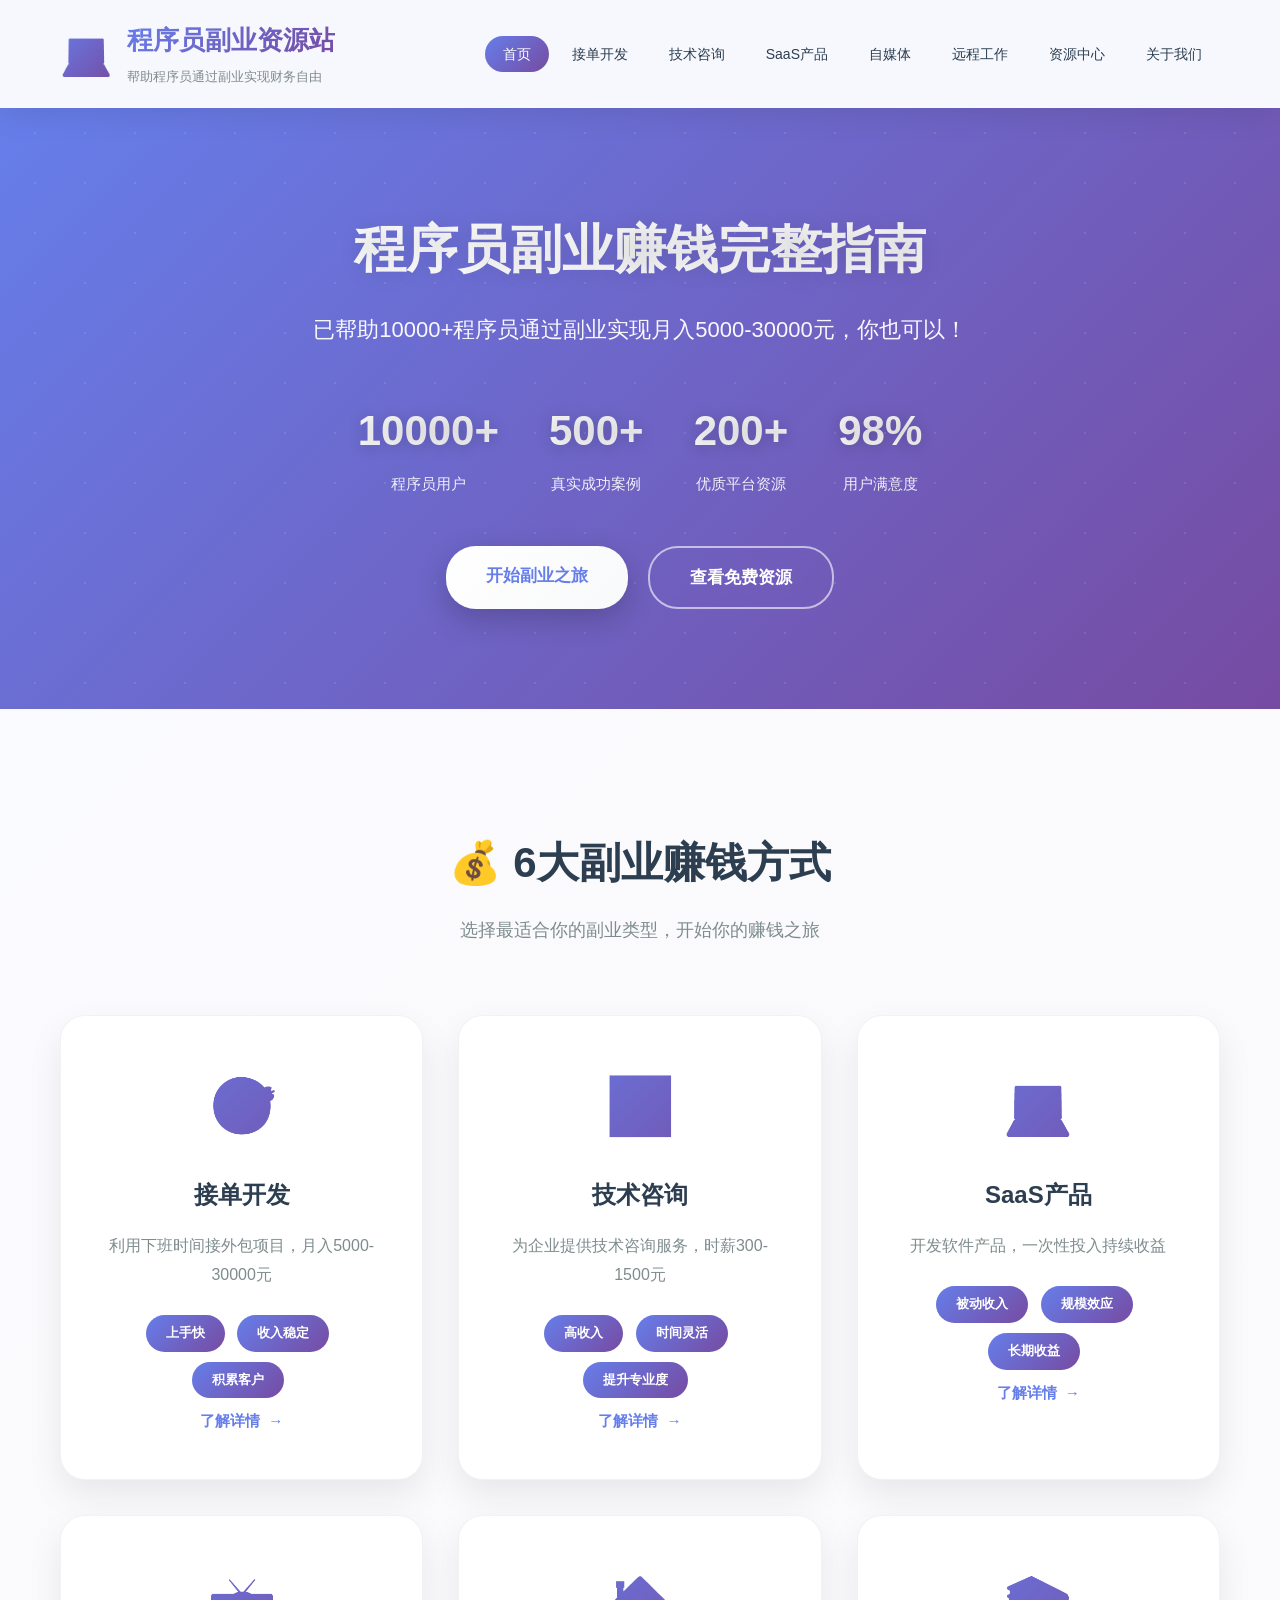
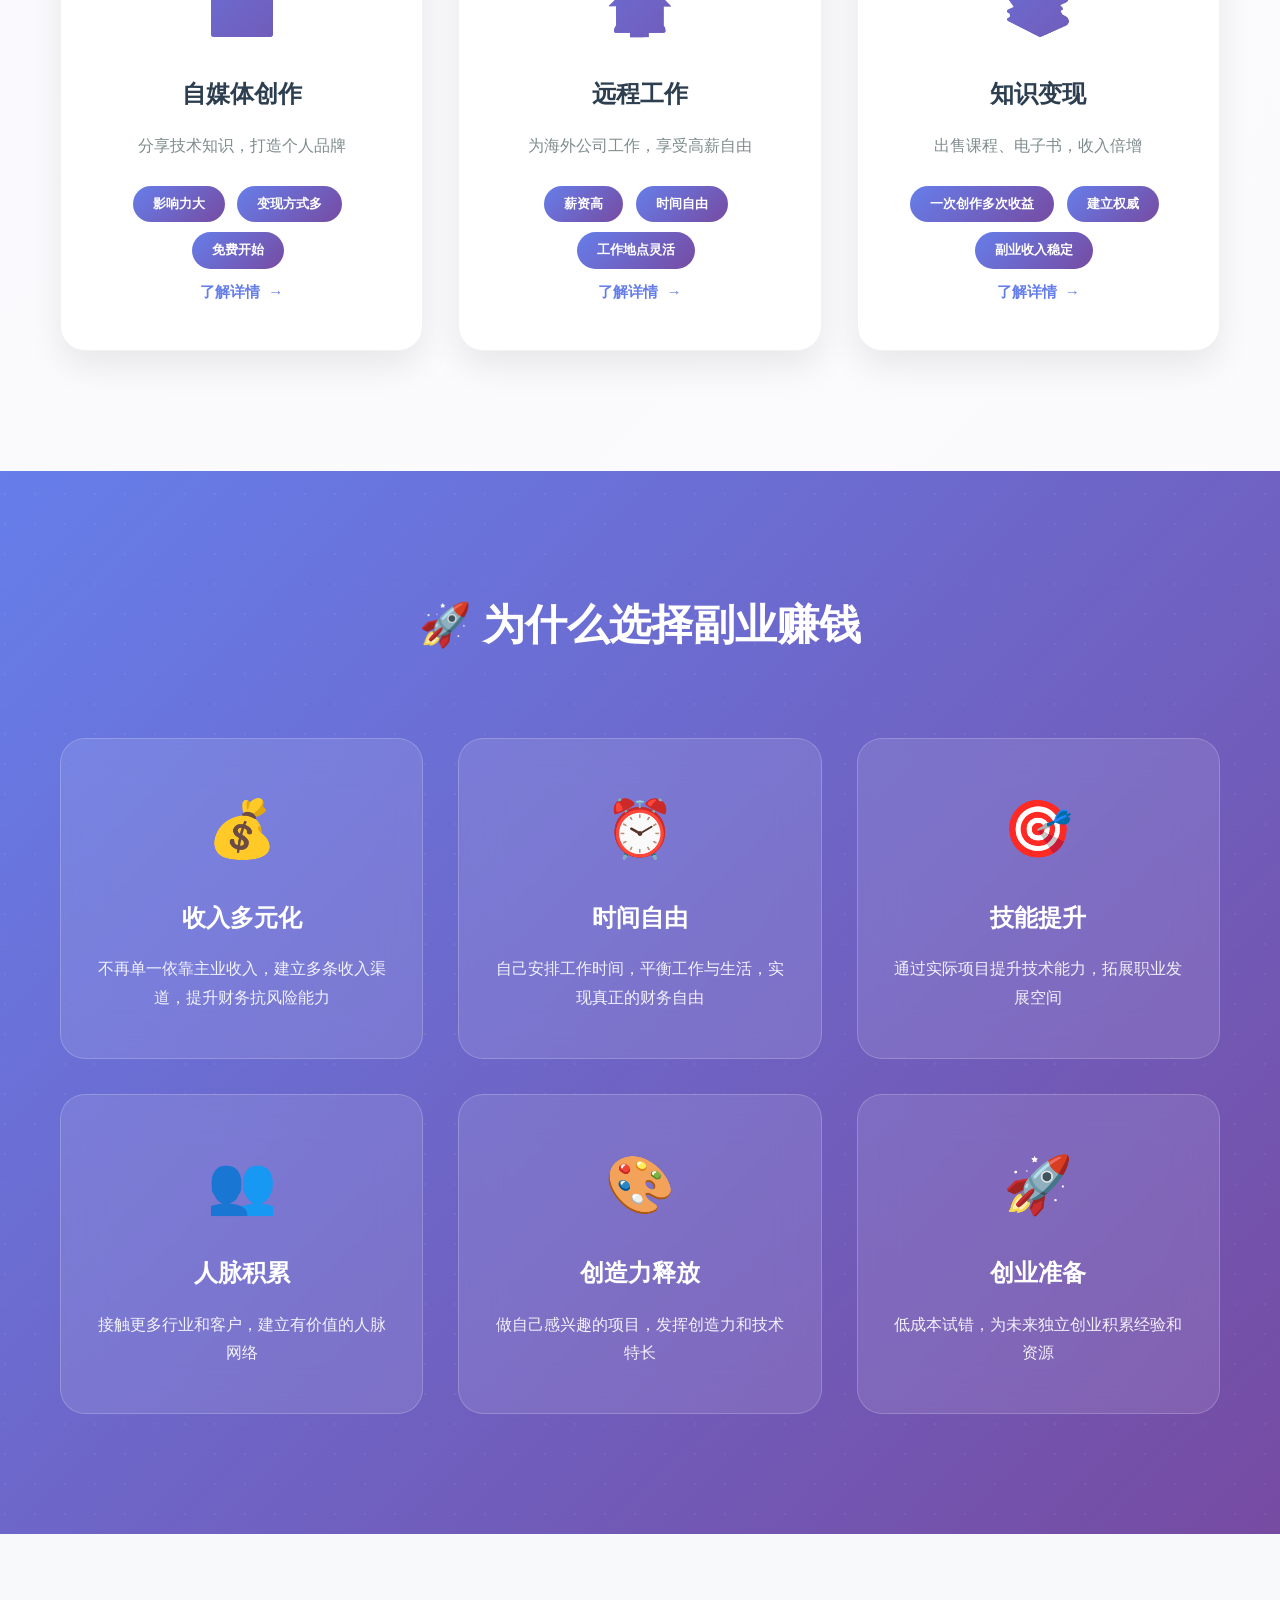
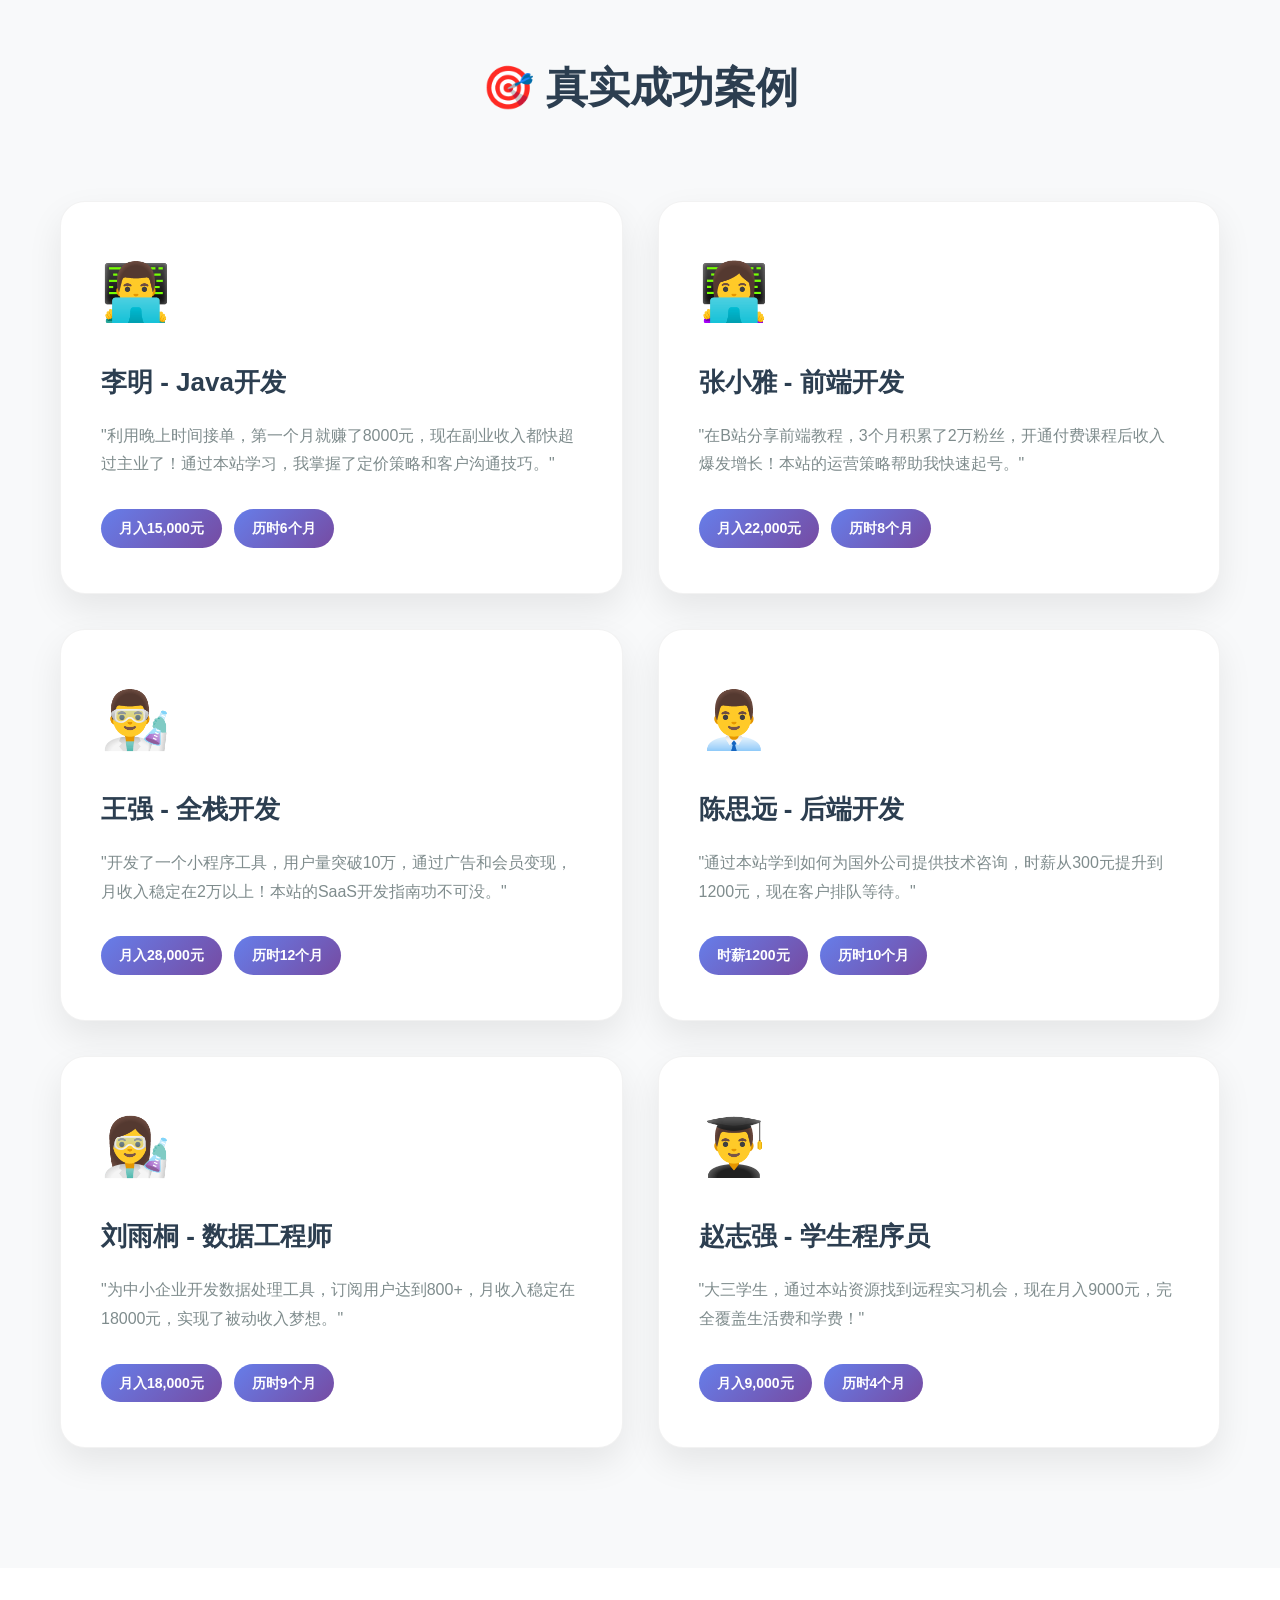
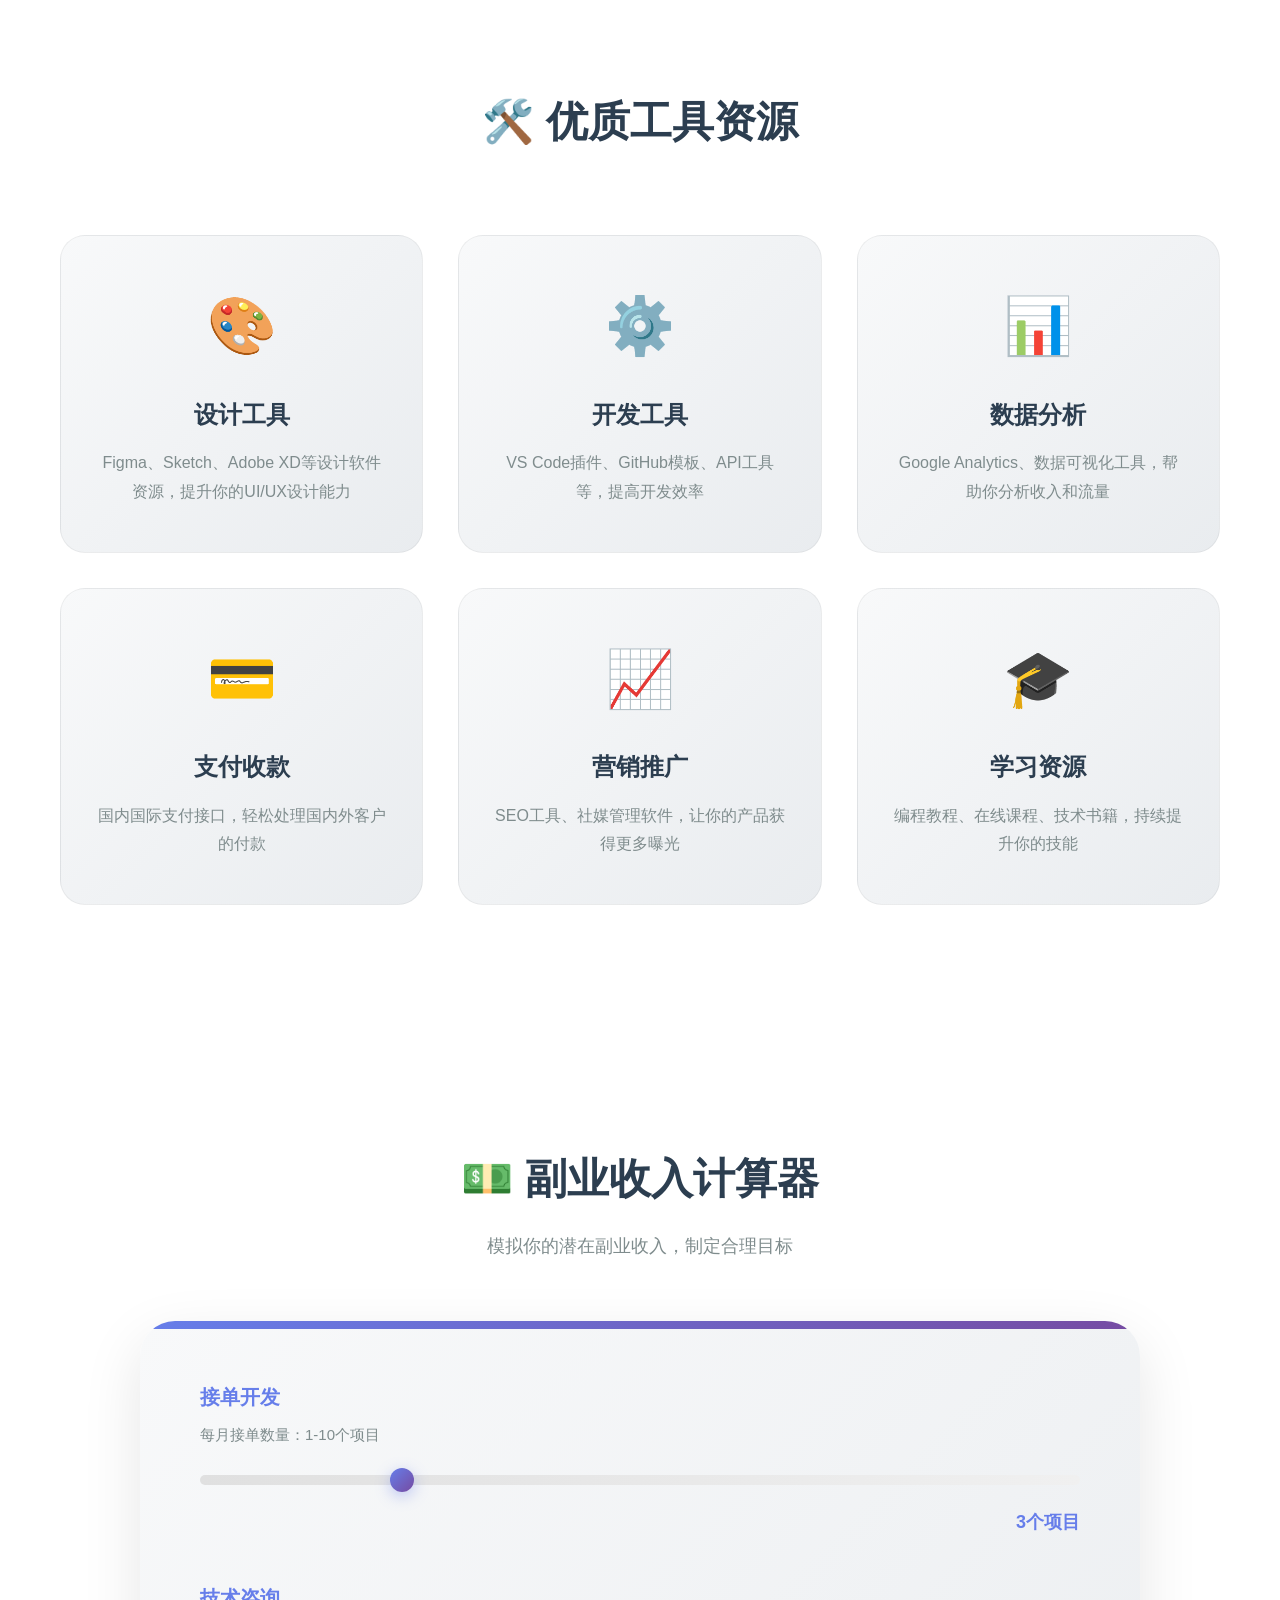
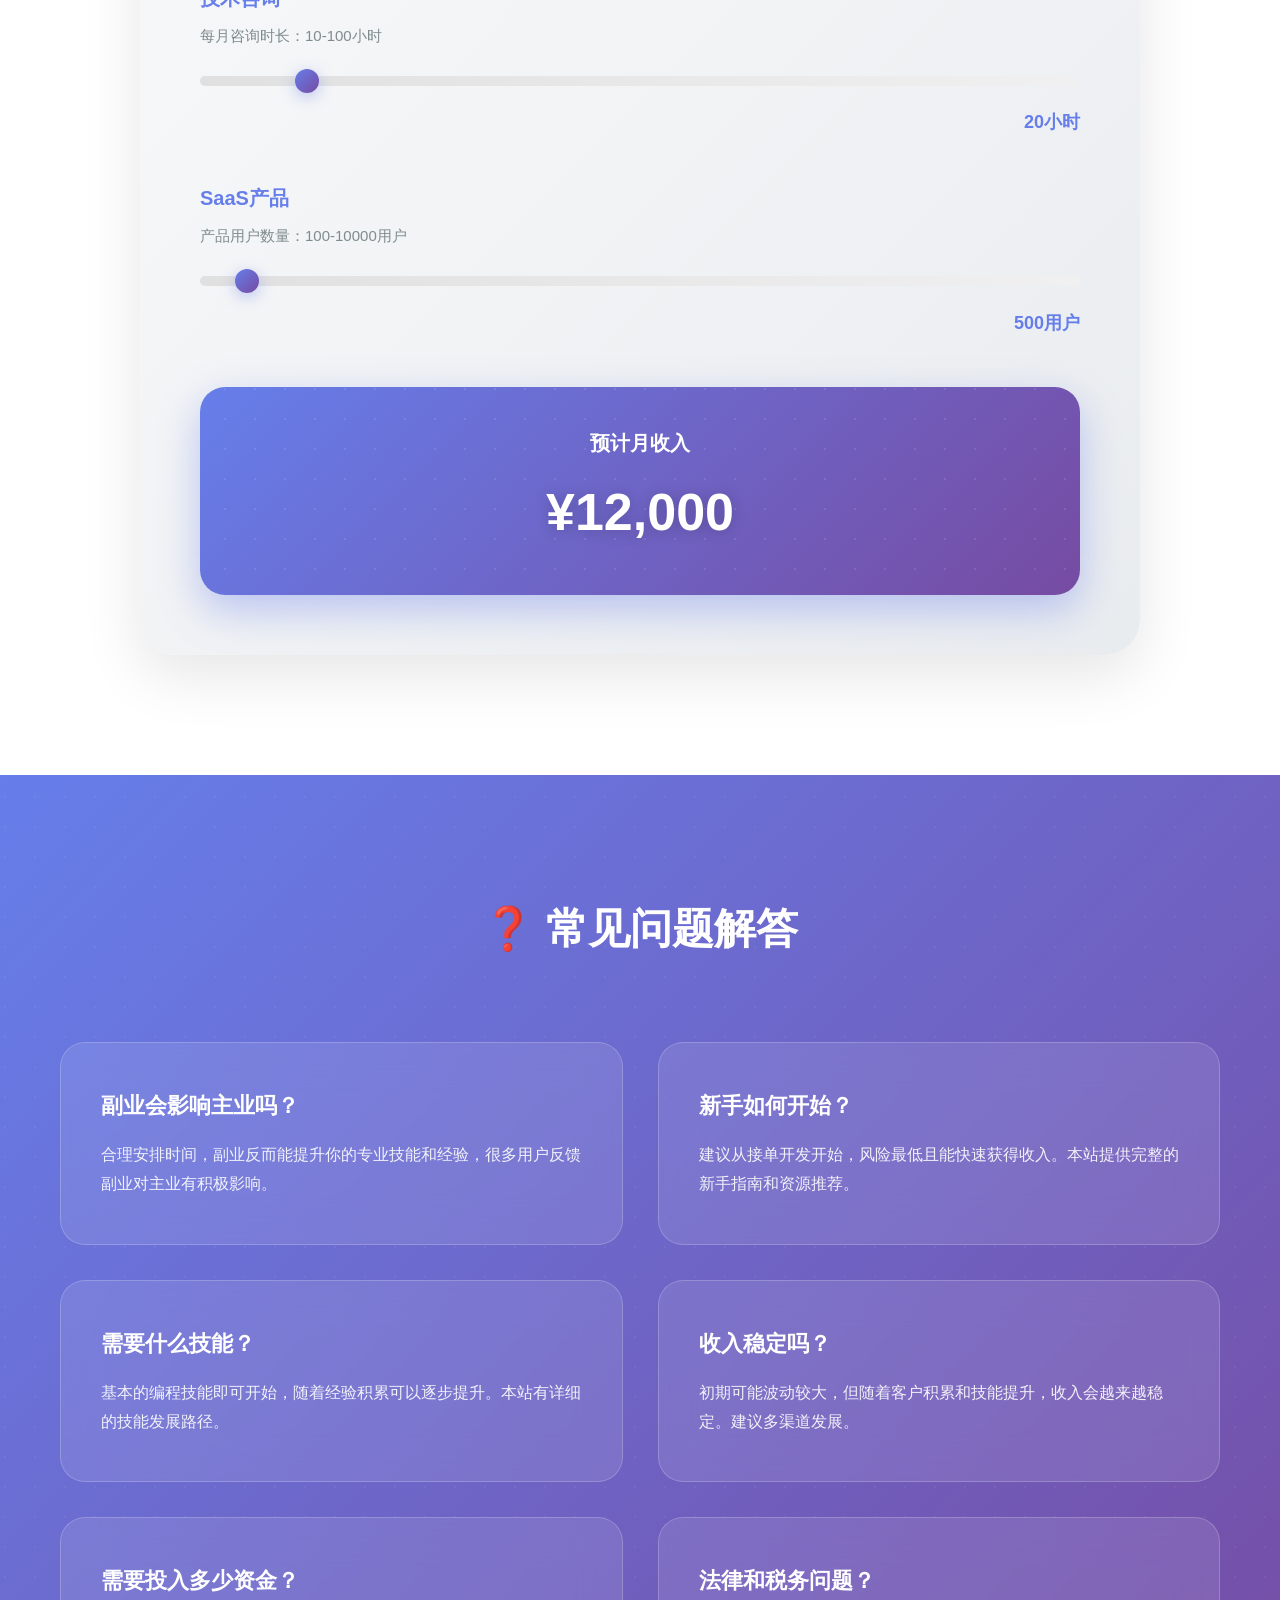
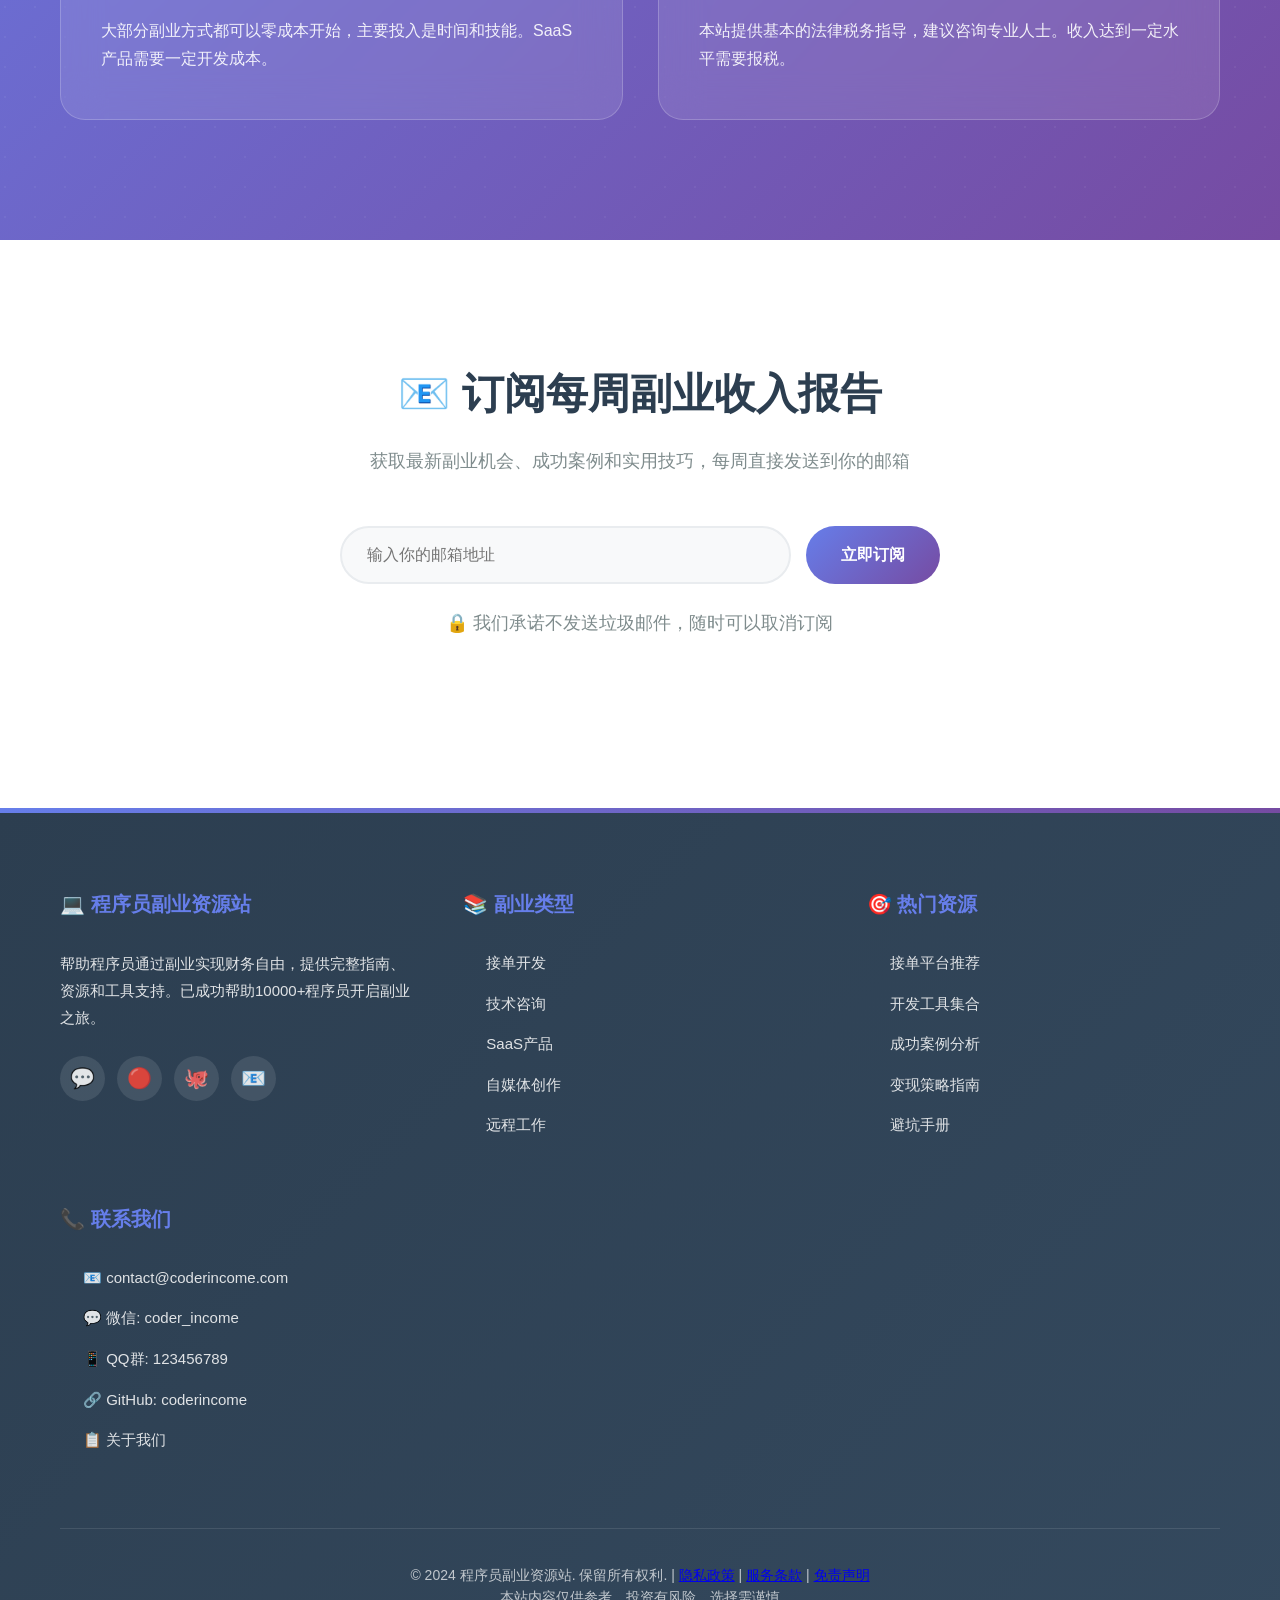
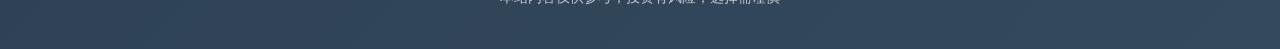
<file: index.html>
<!DOCTYPE html>
<html lang="zh-CN">
<head>
    <meta charset="UTF-8">
    <meta name="viewport" content="width=device-width, initial-scale=1.0">
    <title>程序员副业资源站 - 帮助程序员通过副业增加收入</title>
    <meta name="description" content="程序员副业资源站，为程序员提供接单开发、技术咨询、SaaS产品、自媒体创作等多种副业赚钱指南和资源。已帮助10000+程序员实现月入5000-30000元。">
    <meta name="keywords" content="程序员副业,程序员赚钱,接单开发,技术咨询,SaaS产品,程序员远程工作">
    <meta http-equiv="Content-Security-Policy" content="default-src 'self'; script-src 'self' 'unsafe-inline'; style-src 'self' 'unsafe-inline';">
    <meta name="referrer" content="no-referrer">
    <meta http-equiv="X-Content-Type-Options" content="nosniff">
    <link rel="stylesheet" href="styles.css">
</head>
<body>
    <header>
        <div class="container">
            <div class="logo">
                <div class="logo-icon">💻</div>
                <div class="logo-text">
                    <h1>程序员副业资源站</h1>
                    <p>帮助程序员通过副业实现财务自由</p>
                </div>
            </div>
            <nav>
                <ul>
                    <li><a href="index.html" class="active">首页</a></li>
                    <li><a href="freelance.html">接单开发</a></li>
                    <li><a href="consulting.html">技术咨询</a></li>
                    <li><a href="saas.html">SaaS产品</a></li>
                    <li><a href="media.html">自媒体</a></li>
                    <li><a href="remote.html">远程工作</a></li>
                    <li><a href="resources.html">资源中心</a></li>
                    <li><a href="about.html">关于我们</a></li>
                </ul>
            </nav>
        </div>
    </header>

    <main>
        <!-- Hero Section -->
        <section class="hero">
            <div class="container">
                <div class="hero-content">
                    <h2>程序员副业赚钱完整指南</h2>
                    <p>已帮助10000+程序员通过副业实现月入5000-30000元，你也可以！</p>
                    <div class="hero-stats">
                        <div class="stat-item">
                            <div class="stat-number">10000+</div>
                            <div class="stat-label">程序员用户</div>
                        </div>
                        <div class="stat-item">
                            <div class="stat-number">500+</div>
                            <div class="stat-label">真实成功案例</div>
                        </div>
                        <div class="stat-item">
                            <div class="stat-number">200+</div>
                            <div class="stat-label">优质平台资源</div>
                        </div>
                        <div class="stat-item">
                            <div class="stat-number">98%</div>
                            <div class="stat-label">用户满意度</div>
                        </div>
                    </div>
                    <div class="cta-buttons">
                        <a href="freelance.html" class="btn-primary">开始副业之旅</a>
                        <a href="resources.html" class="btn-secondary">查看免费资源</a>
                    </div>
                </div>
            </div>
        </section>

        <!-- Features Section -->
        <section class="features">
            <div class="container">
                <h3>💰 6大副业赚钱方式</h3>
                <p>选择最适合你的副业类型，开始你的赚钱之旅</p>
                <div class="feature-grid">
                    <div class="feature-card">
                        <div class="feature-icon">🎯</div>
                        <h4>接单开发</h4>
                        <p>利用下班时间接外包项目，月入5000-30000元</p>
                        <div class="tags">
                            <span class="tag">上手快</span>
                            <span class="tag">收入稳定</span>
                            <span class="tag">积累客户</span>
                        </div>
                        <a href="freelance.html">了解详情</a>
                    </div>
                    
                    <div class="feature-card">
                        <div class="feature-icon">📊</div>
                        <h4>技术咨询</h4>
                        <p>为企业提供技术咨询服务，时薪300-1500元</p>
                        <div class="tags">
                            <span class="tag">高收入</span>
                            <span class="tag">时间灵活</span>
                            <span class="tag">提升专业度</span>
                        </div>
                        <a href="consulting.html">了解详情</a>
                    </div>
                    
                    <div class="feature-card">
                        <div class="feature-icon">💻</div>
                        <h4>SaaS产品</h4>
                        <p>开发软件产品，一次性投入持续收益</p>
                        <div class="tags">
                            <span class="tag">被动收入</span>
                            <span class="tag">规模效应</span>
                            <span class="tag">长期收益</span>
                        </div>
                        <a href="saas.html">了解详情</a>
                    </div>
                    
                    <div class="feature-card">
                        <div class="feature-icon">📺</div>
                        <h4>自媒体创作</h4>
                        <p>分享技术知识，打造个人品牌</p>
                        <div class="tags">
                            <span class="tag">影响力大</span>
                            <span class="tag">变现方式多</span>
                            <span class="tag">免费开始</span>
                        </div>
                        <a href="media.html">了解详情</a>
                    </div>
                    
                    <div class="feature-card">
                        <div class="feature-icon">🏠</div>
                        <h4>远程工作</h4>
                        <p>为海外公司工作，享受高薪自由</p>
                        <div class="tags">
                            <span class="tag">薪资高</span>
                            <span class="tag">时间自由</span>
                            <span class="tag">工作地点灵活</span>
                        </div>
                        <a href="remote.html">了解详情</a>
                    </div>
                    
                    <div class="feature-card">
                        <div class="feature-icon">📚</div>
                        <h4>知识变现</h4>
                        <p>出售课程、电子书，收入倍增</p>
                        <div class="tags">
                            <span class="tag">一次创作多次收益</span>
                            <span class="tag">建立权威</span>
                            <span class="tag">副业收入稳定</span>
                        </div>
                        <a href="resources.html">了解详情</a>
                    </div>
                </div>
            </div>
        </section>

        <!-- Benefits Section -->
        <section class="benefits">
            <div class="container">
                <h3>🚀 为什么选择副业赚钱</h3>
                <div class="benefits-grid">
                    <div class="benefit-item">
                        <div class="benefit-icon">💰</div>
                        <h4>收入多元化</h4>
                        <p>不再单一依靠主业收入，建立多条收入渠道，提升财务抗风险能力</p>
                    </div>
                    
                    <div class="benefit-item">
                        <div class="benefit-icon">⏰</div>
                        <h4>时间自由</h4>
                        <p>自己安排工作时间，平衡工作与生活，实现真正的财务自由</p>
                    </div>
                    
                    <div class="benefit-item">
                        <div class="benefit-icon">🎯</div>
                        <h4>技能提升</h4>
                        <p>通过实际项目提升技术能力，拓展职业发展空间</p>
                    </div>
                    
                    <div class="benefit-item">
                        <div class="benefit-icon">👥</div>
                        <h4>人脉积累</h4>
                        <p>接触更多行业和客户，建立有价值的人脉网络</p>
                    </div>
                    
                    <div class="benefit-item">
                        <div class="benefit-icon">🎨</div>
                        <h4>创造力释放</h4>
                        <p>做自己感兴趣的项目，发挥创造力和技术特长</p>
                    </div>
                    
                    <div class="benefit-item">
                        <div class="benefit-icon">🚀</div>
                        <h4>创业准备</h4>
                        <p>低成本试错，为未来独立创业积累经验和资源</p>
                    </div>
                </div>
            </div>
        </section>

        <!-- Success Stories Section -->
        <section class="success-stories">
            <div class="container">
                <h3>🎯 真实成功案例</h3>
                <div class="stories-grid">
                    <div class="story-card">
                        <div class="story-icon">👨‍💻</div>
                        <h4>李明 - Java开发</h4>
                        <p>"利用晚上时间接单，第一个月就赚了8000元，现在副业收入都快超过主业了！通过本站学习，我掌握了定价策略和客户沟通技巧。"</p>
                        <div class="stats">
                            <span class="success-tag">月入15,000元</span>
                            <span class="success-tag">历时6个月</span>
                        </div>
                    </div>
                    
                    <div class="story-card">
                        <div class="story-icon">👩‍💻</div>
                        <h4>张小雅 - 前端开发</h4>
                        <p>"在B站分享前端教程，3个月积累了2万粉丝，开通付费课程后收入爆发增长！本站的运营策略帮助我快速起号。"</p>
                        <div class="stats">
                            <span class="success-tag">月入22,000元</span>
                            <span class="success-tag">历时8个月</span>
                        </div>
                    </div>
                    
                    <div class="story-card">
                        <div class="story-icon">👨‍🔬</div>
                        <h4>王强 - 全栈开发</h4>
                        <p>"开发了一个小程序工具，用户量突破10万，通过广告和会员变现，月收入稳定在2万以上！本站的SaaS开发指南功不可没。"</p>
                        <div class="stats">
                            <span class="success-tag">月入28,000元</span>
                            <span class="success-tag">历时12个月</span>
                        </div>
                    </div>
                    
                    <div class="story-card">
                        <div class="story-icon">👨‍💼</div>
                        <h4>陈思远 - 后端开发</h4>
                        <p>"通过本站学到如何为国外公司提供技术咨询，时薪从300元提升到1200元，现在客户排队等待。"</p>
                        <div class="stats">
                            <span class="success-tag">时薪1200元</span>
                            <span class="success-tag">历时10个月</span>
                        </div>
                    </div>
                    
                    <div class="story-card">
                        <div class="story-icon">👩‍🔬</div>
                        <h4>刘雨桐 - 数据工程师</h4>
                        <p>"为中小企业开发数据处理工具，订阅用户达到800+，月收入稳定在18000元，实现了被动收入梦想。"</p>
                        <div class="stats">
                            <span class="success-tag">月入18,000元</span>
                            <span class="success-tag">历时9个月</span>
                        </div>
                    </div>
                    
                    <div class="story-card">
                        <div class="story-icon">👨‍🎓</div>
                        <h4>赵志强 - 学生程序员</h4>
                        <p>"大三学生，通过本站资源找到远程实习机会，现在月入9000元，完全覆盖生活费和学费！"</p>
                        <div class="stats">
                            <span class="success-tag">月入9,000元</span>
                            <span class="success-tag">历时4个月</span>
                        </div>
                    </div>
                </div>
            </div>
        </section>

        <!-- Tools Section -->
        <section class="tools">
            <div class="container">
                <h3>🛠️ 优质工具资源</h3>
                <div class="tools-grid">
                    <div class="tool-item">
                        <div class="tool-icon">🎨</div>
                        <h4>设计工具</h4>
                        <p>Figma、Sketch、Adobe XD等设计软件资源，提升你的UI/UX设计能力</p>
                    </div>
                    
                    <div class="tool-item">
                        <div class="tool-icon">⚙️</div>
                        <h4>开发工具</h4>
                        <p>VS Code插件、GitHub模板、API工具等，提高开发效率</p>
                    </div>
                    
                    <div class="tool-item">
                        <div class="tool-icon">📊</div>
                        <h4>数据分析</h4>
                        <p>Google Analytics、数据可视化工具，帮助你分析收入和流量</p>
                    </div>
                    
                    <div class="tool-item">
                        <div class="tool-icon">💳</div>
                        <h4>支付收款</h4>
                        <p>国内国际支付接口，轻松处理国内外客户的付款</p>
                    </div>
                    
                    <div class="tool-item">
                        <div class="tool-icon">📈</div>
                        <h4>营销推广</h4>
                        <p>SEO工具、社媒管理软件，让你的产品获得更多曝光</p>
                    </div>
                    
                    <div class="tool-item">
                        <div class="tool-icon">🎓</div>
                        <h4>学习资源</h4>
                        <p>编程教程、在线课程、技术书籍，持续提升你的技能</p>
                    </div>
                </div>
            </div>
        </section>

        <!-- Income Calculator Section -->
        <section class="income-calculator">
            <div class="container">
                <h3>💵 副业收入计算器</h3>
                <p>模拟你的潜在副业收入，制定合理目标</p>
                <div class="calculator">
                    <div class="income-type">
                        <h4>接单开发</h4>
                        <p>每月接单数量：1-10个项目</p>
                        <input type="range" min="1" max="10" value="3" id="freelanceRange">
                        <span id="freelanceValue">3个项目</span>
                    </div>
                    
                    <div class="income-type">
                        <h4>技术咨询</h4>
                        <p>每月咨询时长：10-100小时</p>
                        <input type="range" min="10" max="100" value="20" id="consultingRange">
                        <span id="consultingValue">20小时</span>
                    </div>
                    
                    <div class="income-type">
                        <h4>SaaS产品</h4>
                        <p>产品用户数量：100-10000用户</p>
                        <input type="range" min="100" max="10000" value="500" id="saasRange">
                        <span id="saasValue">500用户</span>
                    </div>
                    
                    <div class="total-income">
                        <h4>预计月收入</h4>
                        <p id="totalValue">¥12,000</p>
                    </div>
                </div>
            </div>
        </section>

        <!-- FAQ Section -->
        <section class="faq">
            <div class="container">
                <h3>❓ 常见问题解答</h3>
                <div class="faq-grid">
                    <div class="faq-item">
                        <h4>副业会影响主业吗？</h4>
                        <p>合理安排时间，副业反而能提升你的专业技能和经验，很多用户反馈副业对主业有积极影响。</p>
                    </div>
                    
                    <div class="faq-item">
                        <h4>新手如何开始？</h4>
                        <p>建议从接单开发开始，风险最低且能快速获得收入。本站提供完整的新手指南和资源推荐。</p>
                    </div>
                    
                    <div class="faq-item">
                        <h4>需要什么技能？</h4>
                        <p>基本的编程技能即可开始，随着经验积累可以逐步提升。本站有详细的技能发展路径。</p>
                    </div>
                    
                    <div class="faq-item">
                        <h4>收入稳定吗？</h4>
                        <p>初期可能波动较大，但随着客户积累和技能提升，收入会越来越稳定。建议多渠道发展。</p>
                    </div>
                    
                    <div class="faq-item">
                        <h4>需要投入多少资金？</h4>
                        <p>大部分副业方式都可以零成本开始，主要投入是时间和技能。SaaS产品需要一定开发成本。</p>
                    </div>
                    
                    <div class="faq-item">
                        <h4>法律和税务问题？</h4>
                        <p>本站提供基本的法律税务指导，建议咨询专业人士。收入达到一定水平需要报税。</p>
                    </div>
                </div>
            </div>
        </section>

        <!-- Newsletter Section -->
        <section class="newsletter">
            <div class="container">
                <div class="newsletter-content">
                    <h3>📧 订阅每周副业收入报告</h3>
                    <p>获取最新副业机会、成功案例和实用技巧，每周直接发送到你的邮箱</p>
                    <form class="newsletter-form">
                        <input type="email" placeholder="输入你的邮箱地址" required>
                        <button type="submit">立即订阅</button>
                    </form>
                    <p class="newsletter-note">🔒 我们承诺不发送垃圾邮件，随时可以取消订阅</p>
                </div>
            </div>
        </section>
    </main>

    <footer>
        <div class="container">
            <div class="footer-content">
                <div class="footer-section">
                    <h4>💻 程序员副业资源站</h4>
                    <p>帮助程序员通过副业实现财务自由，提供完整指南、资源和工具支持。已成功帮助10000+程序员开启副业之旅。</p>
                    <div class="social-links">
                        <a href="#" title="微信">💬</a>
                        <a href="#" title="微博">🔴</a>
                        <a href="#" title="GitHub">🐙</a>
                        <a href="#" title="邮箱">📧</a>
                    </div>
                </div>
                
                <div class="footer-section">
                    <h4>📚 副业类型</h4>
                    <ul>
                        <li><a href="freelance.html">接单开发</a></li>
                        <li><a href="consulting.html">技术咨询</a></li>
                        <li><a href="saas.html">SaaS产品</a></li>
                        <li><a href="media.html">自媒体创作</a></li>
                        <li><a href="remote.html">远程工作</a></li>
                    </ul>
                </div>
                
                <div class="footer-section">
                    <h4>🎯 热门资源</h4>
                    <ul>
                        <li><a href="resources.html">接单平台推荐</a></li>
                        <li><a href="resources.html">开发工具集合</a></li>
                        <li><a href="resources.html">成功案例分析</a></li>
                        <li><a href="resources.html">变现策略指南</a></li>
                        <li><a href="resources.html">避坑手册</a></li>
                    </ul>
                </div>
                
                <div class="footer-section">
                    <h4>📞 联系我们</h4>
                    <ul>
                        <li><a href="mailto:contact@coderincome.com">📧 contact@coderincome.com</a></li>
                        <li><a href="#">💬 微信: coder_income</a></li>
                        <li><a href="#">📱 QQ群: 123456789</a></li>
                        <li><a href="#">🔗 GitHub: coderincome</a></li>
                        <li><a href="about.html">📋 关于我们</a></li>
                    </ul>
                </div>
            </div>
            
            <div class="footer-bottom">
                <p>© 2024 程序员副业资源站. 保留所有权利. | <a href="#">隐私政策</a> | <a href="#">服务条款</a> | <a href="#">免责声明</a></p>
                <p>本站内容仅供参考，投资有风险，选择需谨慎</p>
            </div>
        </div>
    </footer>

    <script>
        // Income Calculator
        const freelanceRange = document.getElementById('freelanceRange');
        const consultingRange = document.getElementById('consultingRange');
        const saasRange = document.getElementById('saasRange');
        const freelanceValue = document.getElementById('freelanceValue');
        const consultingValue = document.getElementById('consultingValue');
        const saasValue = document.getElementById('saasValue');
        const totalValue = document.getElementById('totalValue');

        function calculateIncome() {
            const freelance = parseInt(freelanceRange.value) * 2000; // 平均每个项目2000元
            const consulting = parseInt(consultingRange.value) * 300; // 平均时薪300元
            const saas = parseInt(saasRange.value) * 10; // 平均每个用户10元/月
            
            freelanceValue.textContent = `${freelanceRange.value}个项目`;
            consultingValue.textContent = `${consultingRange.value}小时`;
            saasValue.textContent = `${saasRange.value}用户`;
            
            const total = freelance + consulting + saas;
            totalValue.textContent = `¥${total.toLocaleString()}`;
        }

        freelanceRange.addEventListener('input', calculateIncome);
        consultingRange.addEventListener('input', calculateIncome);
        saasRange.addEventListener('input', calculateIncome);

        // Smooth scroll for navigation
        document.querySelectorAll('nav a[href^="#"]').forEach(anchor => {
            anchor.addEventListener('click', function (e) {
                e.preventDefault();
                document.querySelector(this.getAttribute('href')).scrollIntoView({
                    behavior: 'smooth'
                });
            });
        });

        // Newsletter form
        document.querySelector('.newsletter-form').addEventListener('submit', function(e) {
            e.preventDefault();
            const email = this.querySelector('input[type="email"]').value;
            alert(`感谢订阅！确认邮件已发送至 ${email}`);
            this.reset();
        });
    </script>
</body>
</html>
</file>
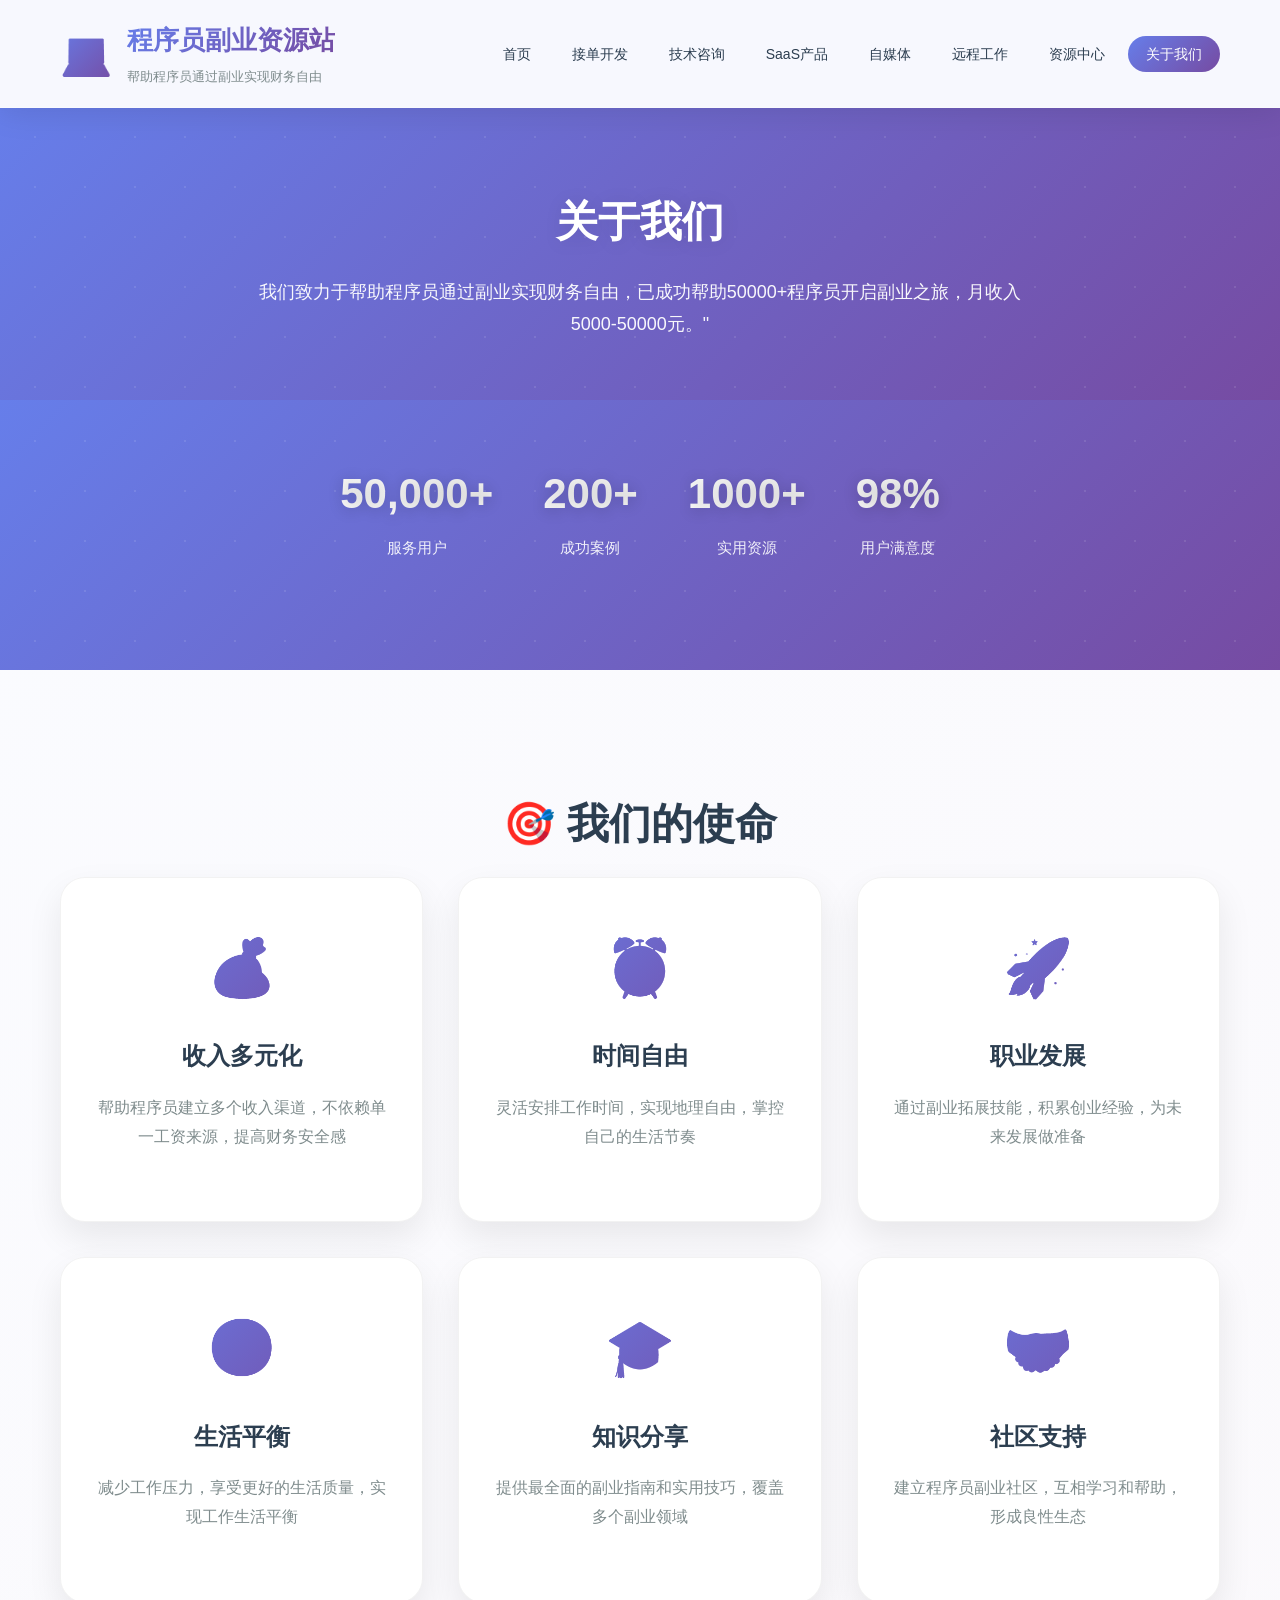
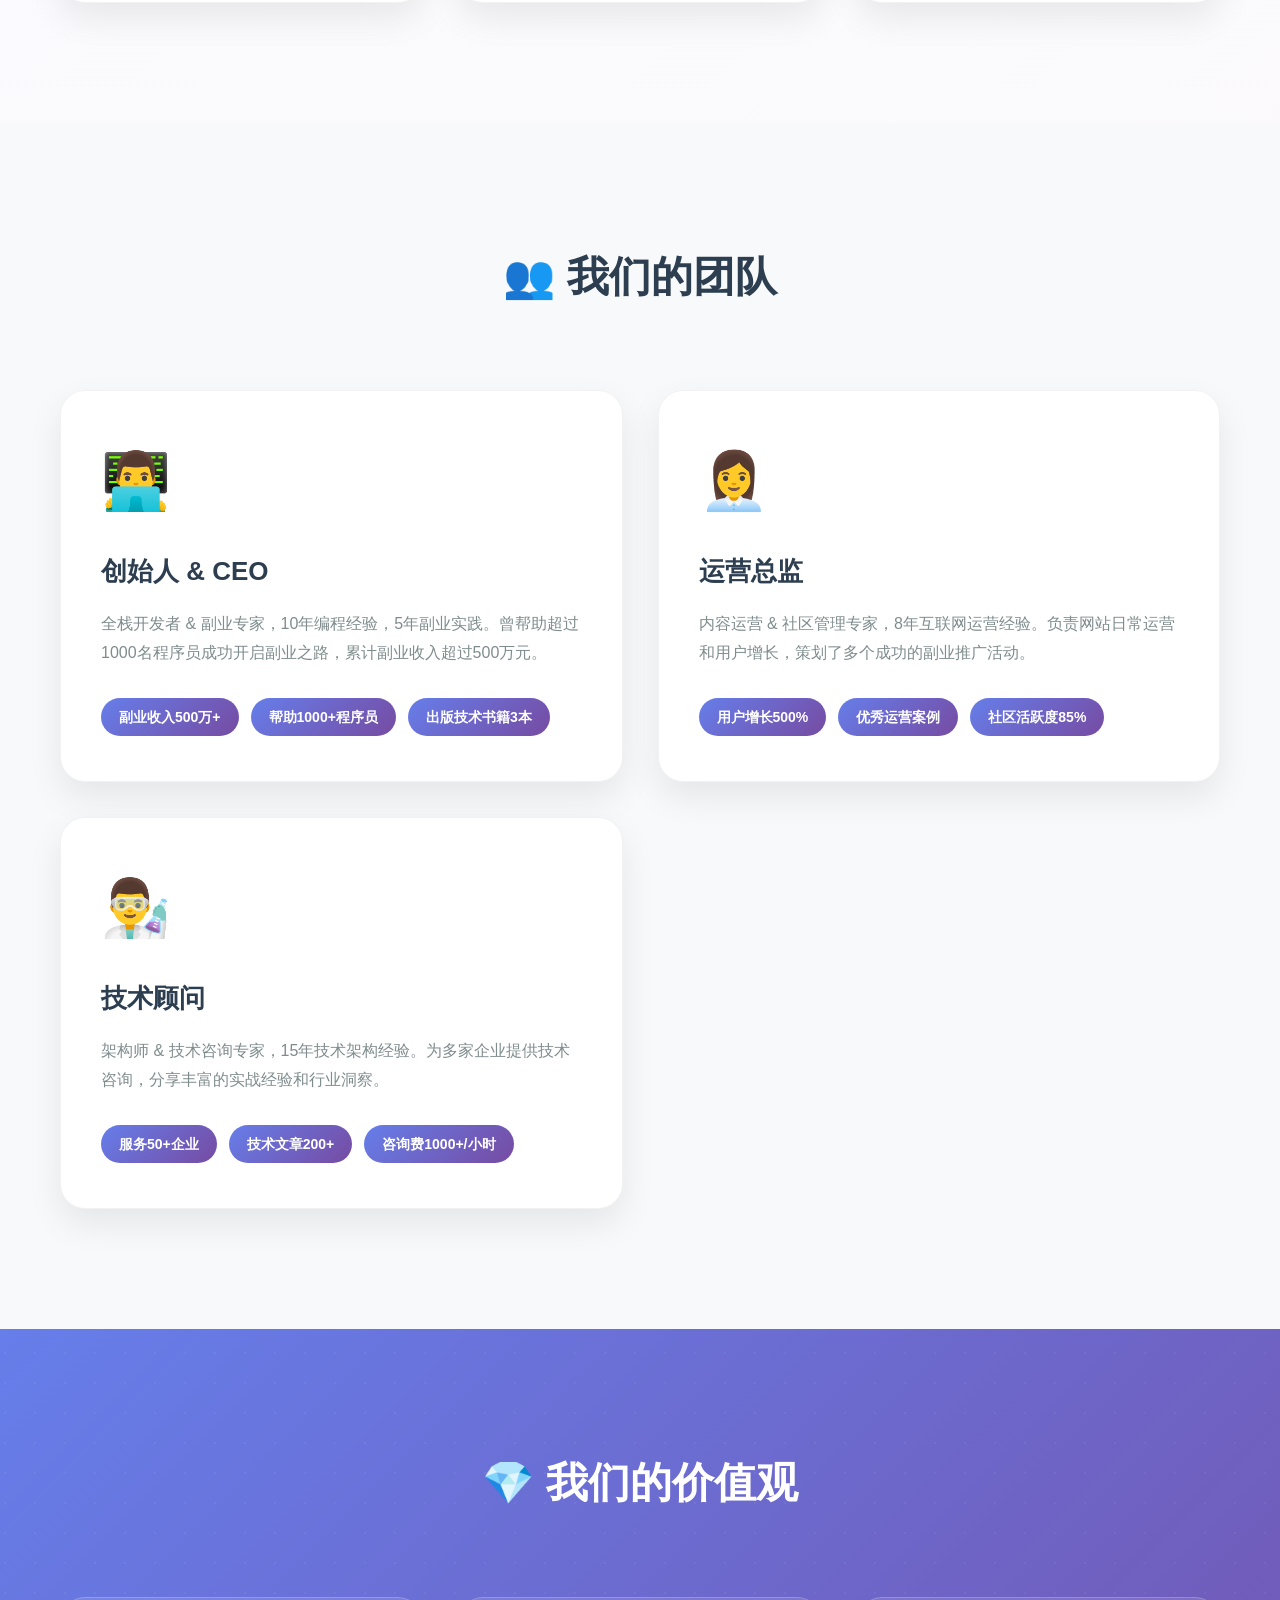
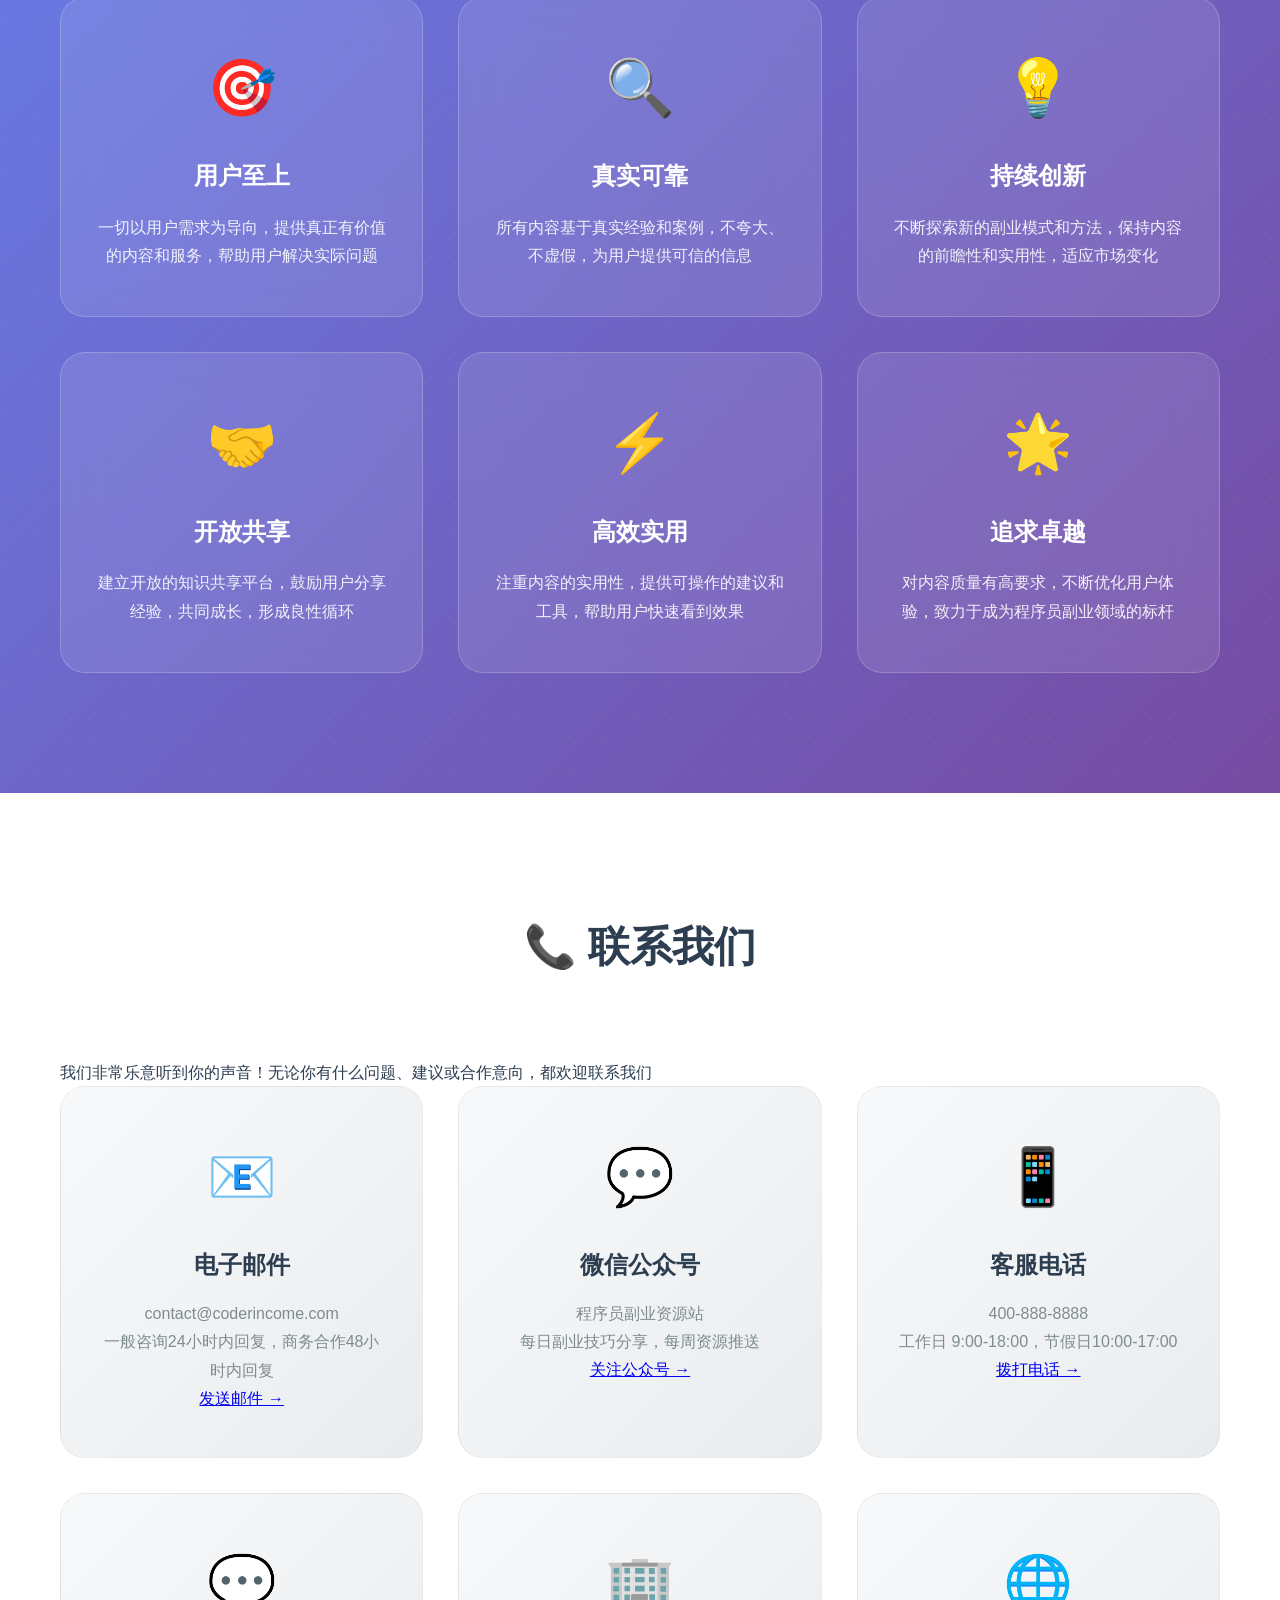
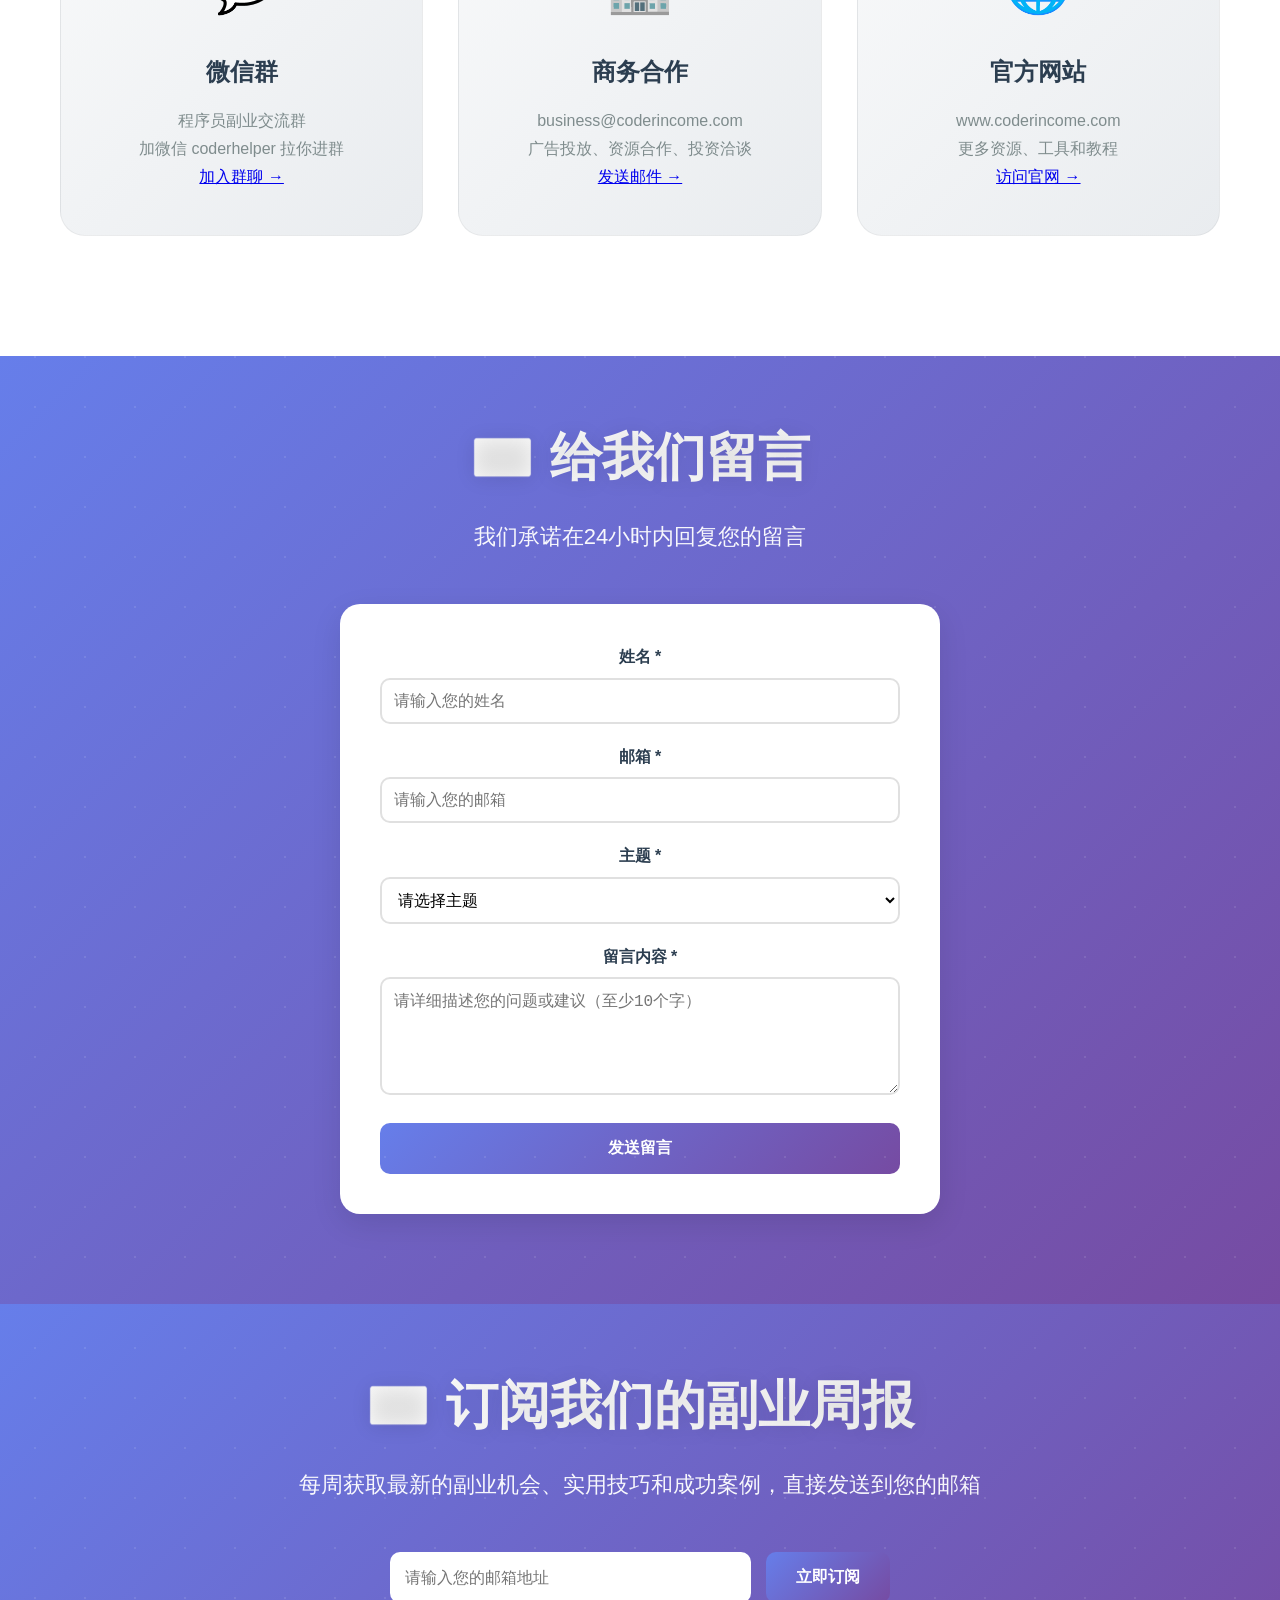
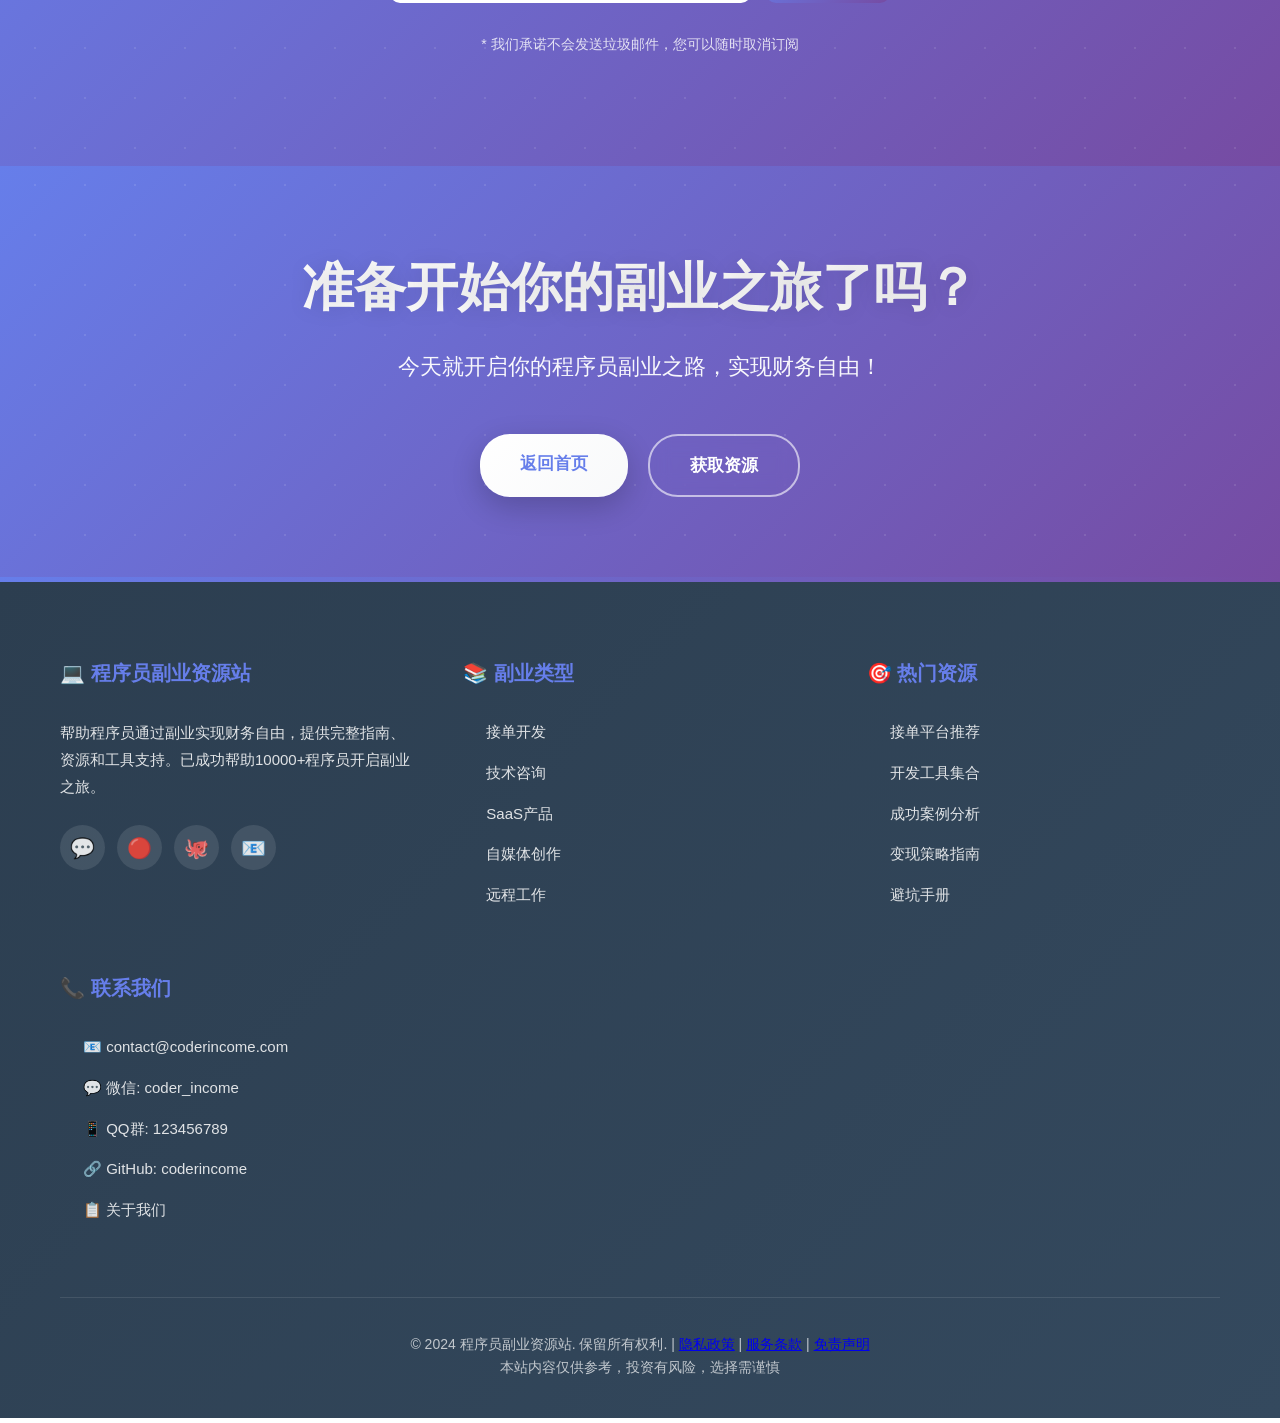
<file: about.html>
<!DOCTYPE html>
<html lang="zh-CN">
<head>
    <meta charset="UTF-8">
    <meta name="viewport" content="width=device-width, initial-scale=1.0">
    <title>关于我们 - 程序员副业资源站</title>
    <meta name="description" content="程序员副业资源站 - 我们帮助程序员通过副业增加收入，实现财务自由。提供全面的副业指南、实用工具和成功案例。">
    <meta name="keywords" content="程序员副业,关于我们,财务自由,副业指导,技术社区">
    <meta http-equiv="Content-Security-Policy" content="default-src 'self'; script-src 'self' 'unsafe-inline'; style-src 'self' 'unsafe-inline';">
    <meta name="referrer" content="no-referrer">
    <meta http-equiv="X-Content-Type-Options" content="nosniff">
    <link rel="stylesheet" href="styles.css">
</head>
<body>
    <header>
        <div class="container">
            <div class="logo">
                <div class="logo-icon">💻</div>
                <div class="logo-text">
                    <h1>程序员副业资源站</h1>
                    <p>帮助程序员通过副业实现财务自由</p>
                </div>
            </div>
            <nav>
                <ul>
                    <li><a href="index.html">首页</a></li>
                    <li><a href="freelance.html">接单开发</a></li>
                    <li><a href="consulting.html">技术咨询</a></li>
                    <li><a href="saas.html">SaaS产品</a></li>
                    <li><a href="media.html">自媒体</a></li>
                    <li><a href="remote.html">远程工作</a></li>
                    <li><a href="resources.html">资源中心</a></li>
                    <li><a href="about.html" class="active">关于我们</a></li>
                </ul>
            </nav>
        </div>
    </header>

    <main class="main-content">
        <!-- Page Header -->
        <section class="page-header">
            <div class="container">
                <div class="page-header-content">
                    <h1>关于我们</h1>
                    <p>我们致力于帮助程序员通过副业实现财务自由，已成功帮助50000+程序员开启副业之旅，月收入5000-50000元。"</p>
                </div>
            </div>
        </section>

        <!-- Stats Section -->
        <section class="hero" style="padding: 60px 0;">
            <div class="container">
                <div class="hero-stats">
                    <div class="stat-item">
                        <div class="stat-number">50,000+</div>
                        <div class="stat-label">服务用户</div>
                    </div>
                    <div class="stat-item">
                        <div class="stat-number">200+</div>
                        <div class="stat-label">成功案例</div>
                    </div>
                    <div class="stat-item">
                        <div class="stat-number">1000+</div>
                        <div class="stat-label">实用资源</div>
                    </div>
                    <div class="stat-item">
                        <div class="stat-number">98%</div>
                        <div class="stat-label">用户满意度</div>
                    </div>
                </div>
            </div>
        </section>

        <!-- Mission Section -->
        <section class="features">
            <div class="container">
                <h3>🎯 我们的使命</h3>
                <div class="feature-grid">
                    <div class="feature-card">
                        <div class="feature-icon">💰</div>
                        <h4>收入多元化</h4>
                        <p>帮助程序员建立多个收入渠道，不依赖单一工资来源，提高财务安全感</p>
                    </div>
                    
                    <div class="feature-card">
                        <div class="feature-icon">⏰</div>
                        <h4>时间自由</h4>
                        <p>灵活安排工作时间，实现地理自由，掌控自己的生活节奏</p>
                    </div>
                    
                    <div class="feature-card">
                        <div class="feature-icon">🚀</div>
                        <h4>职业发展</h4>
                        <p>通过副业拓展技能，积累创业经验，为未来发展做准备</p>
                    </div>
                    
                    <div class="feature-card">
                        <div class="feature-icon">😊</div>
                        <h4>生活平衡</h4>
                        <p>减少工作压力，享受更好的生活质量，实现工作生活平衡</p>
                    </div>
                    
                    <div class="feature-card">
                        <div class="feature-icon">🎓</div>
                        <h4>知识分享</h4>
                        <p>提供最全面的副业指南和实用技巧，覆盖多个副业领域</p>
                    </div>
                    
                    <div class="feature-card">
                        <div class="feature-icon">🤝</div>
                        <h4>社区支持</h4>
                        <p>建立程序员副业社区，互相学习和帮助，形成良性生态</p>
                    </div>
                </div>
            </div>
        </section>

        <!-- Team Section -->
        <section class="success-stories">
            <div class="container">
                <h3>👥 我们的团队</h3>
                <div class="stories-grid">
                    <div class="story-card">
                        <div class="story-icon">👨‍💻</div>
                        <h4>创始人 & CEO</h4>
                        <p>全栈开发者 & 副业专家，10年编程经验，5年副业实践。曾帮助超过1000名程序员成功开启副业之路，累计副业收入超过500万元。</p>
                        <div class="stats">
                            <span class="success-tag">副业收入500万+</span>
                            <span class="success-tag">帮助1000+程序员</span>
                            <span class="success-tag">出版技术书籍3本</span>
                        </div>
                    </div>
                    
                    <div class="story-card">
                        <div class="story-icon">👩‍💼</div>
                        <h4>运营总监</h4>
                        <p>内容运营 & 社区管理专家，8年互联网运营经验。负责网站日常运营和用户增长，策划了多个成功的副业推广活动。</p>
                        <div class="stats">
                            <span class="success-tag">用户增长500%</span>
                            <span class="success-tag">优秀运营案例</span>
                            <span class="success-tag">社区活跃度85%</span>
                        </div>
                    </div>
                    
                    <div class="story-card">
                        <div class="story-icon">👨‍🔬</div>
                        <h4>技术顾问</h4>
                        <p>架构师 & 技术咨询专家，15年技术架构经验。为多家企业提供技术咨询，分享丰富的实战经验和行业洞察。</p>
                        <div class="stats">
                            <span class="success-tag">服务50+企业</span>
                            <span class="success-tag">技术文章200+</span>
                            <span class="success-tag">咨询费1000+/小时</span>
                        </div>
                    </div>
                </div>
            </div>
        </section>

        <!-- Values Section -->
        <section class="benefits">
            <div class="container">
                <h3>💎 我们的价值观</h3>
                <div class="benefits-grid">
                    <div class="benefit-item">
                        <div class="benefit-icon">🎯</div>
                        <h4>用户至上</h4>
                        <p>一切以用户需求为导向，提供真正有价值的内容和服务，帮助用户解决实际问题</p>
                    </div>
                    
                    <div class="benefit-item">
                        <div class="benefit-icon">🔍</div>
                        <h4>真实可靠</h4>
                        <p>所有内容基于真实经验和案例，不夸大、不虚假，为用户提供可信的信息</p>
                    </div>
                    
                    <div class="benefit-item">
                        <div class="benefit-icon">💡</div>
                        <h4>持续创新</h4>
                        <p>不断探索新的副业模式和方法，保持内容的前瞻性和实用性，适应市场变化</p>
                    </div>
                    
                    <div class="benefit-item">
                        <div class="benefit-icon">🤝</div>
                        <h4>开放共享</h4>
                        <p>建立开放的知识共享平台，鼓励用户分享经验，共同成长，形成良性循环</p>
                    </div>
                    
                    <div class="benefit-item">
                        <div class="benefit-icon">⚡</div>
                        <h4>高效实用</h4>
                        <p>注重内容的实用性，提供可操作的建议和工具，帮助用户快速看到效果</p>
                    </div>
                    
                    <div class="benefit-item">
                        <div class="benefit-icon">🌟</div>
                        <h4>追求卓越</h4>
                        <p>对内容质量有高要求，不断优化用户体验，致力于成为程序员副业领域的标杆</p>
                    </div>
                </div>
            </div>
        </section>

        <!-- Contact Section -->
        <section class="tools">
            <div class="container">
                <h3>📞 联系我们</h3>
                <p>我们非常乐意听到你的声音！无论你有什么问题、建议或合作意向，都欢迎联系我们</p>
                <div class="tools-grid">
                    <div class="tool-item">
                        <div class="tool-icon">📧</div>
                        <h4>电子邮件</h4>
                        <p>contact@coderincome.com</p>
                        <p>一般咨询24小时内回复，商务合作48小时内回复</p>
                        <a href="mailto:contact@coderincome.com" class="btn-small">发送邮件 →</a>
                    </div>
                    
                    <div class="tool-item">
                        <div class="tool-icon">💬</div>
                        <h4>微信公众号</h4>
                        <p>程序员副业资源站</p>
                        <p>每日副业技巧分享，每周资源推送</p>
                        <a href="#" class="btn-small">关注公众号 →</a>
                    </div>
                    
                    <div class="tool-item">
                        <div class="tool-icon">📱</div>
                        <h4>客服电话</h4>
                        <p>400-888-8888</p>
                        <p>工作日 9:00-18:00，节假日10:00-17:00</p>
                        <a href="tel:4008888888" class="btn-small">拨打电话 →</a>
                    </div>
                    
                    <div class="tool-item">
                        <div class="tool-icon">💬</div>
                        <h4>微信群</h4>
                        <p>程序员副业交流群</p>
                        <p>加微信 coderhelper 拉你进群</p>
                        <a href="#" class="btn-small">加入群聊 →</a>
                    </div>
                    
                    <div class="tool-item">
                        <div class="tool-icon">🏢</div>
                        <h4>商务合作</h4>
                        <p>business@coderincome.com</p>
                        <p>广告投放、资源合作、投资洽谈</p>
                        <a href="mailto:business@coderincome.com" class="btn-small">发送邮件 →</a>
                    </div>
                    
                    <div class="tool-item">
                        <div class="tool-icon">🌐</div>
                        <h4>官方网站</h4>
                        <p>www.coderincome.com</p>
                        <p>更多资源、工具和教程</p>
                        <a href="https://www.coderincome.com" target="_blank" rel="noopener noreferrer" class="btn-small">访问官网 →</a>
                    </div>
                </div>
            </div>
        </section>

        <!-- Contact Form -->
        <section class="hero" style="padding: 60px 0;">
            <div class="container">
                <div class="hero-content">
                    <h2>📧 给我们留言</h2>
                    <p>我们承诺在24小时内回复您的留言</p>
                </div>
                <div style="max-width: 600px; margin: 30px auto; background: white; padding: 40px; border-radius: 20px; box-shadow: 0 10px 30px rgba(0,0,0,0.1);">
                    <form id="contactForm">
                        <div style="margin-bottom: 20px;">
                            <label style="display: block; margin-bottom: 8px; color: #2c3e50; font-weight: 600;">姓名 *</label>
                            <input type="text" id="name" name="name" placeholder="请输入您的姓名" required style="width: 100%; padding: 12px; border: 2px solid #e0e0e0; border-radius: 10px; font-size: 16px;">
                        </div>
                        
                        <div style="margin-bottom: 20px;">
                            <label style="display: block; margin-bottom: 8px; color: #2c3e50; font-weight: 600;">邮箱 *</label>
                            <input type="email" id="email" name="email" placeholder="请输入您的邮箱" required style="width: 100%; padding: 12px; border: 2px solid #e0e0e0; border-radius: 10px; font-size: 16px;">
                        </div>
                        
                        <div style="margin-bottom: 20px;">
                            <label style="display: block; margin-bottom: 8px; color: #2c3e50; font-weight: 600;">主题 *</label>
                            <select id="subject" name="subject" required style="width: 100%; padding: 12px; border: 2px solid #e0e0e0; border-radius: 10px; font-size: 16px; background: white;">
                                <option value="">请选择主题</option>
                                <option value="general">一般咨询</option>
                                <option value="freelance">接单开发咨询</option>
                                <option value="consulting">技术咨询</option>
                                <option value="saas">SaaS产品咨询</option>
                                <option value="media">自媒体运营咨询</option>
                                <option value="remote">远程工作咨询</option>
                                <option value="collaboration">商务合作</option>
                                <option value="feedback">意见反馈</option>
                                <option value="other">其他</option>
                            </select>
                        </div>
                        
                        <div style="margin-bottom: 20px;">
                            <label style="display: block; margin-bottom: 8px; color: #2c3e50; font-weight: 600;">留言内容 *</label>
                            <textarea id="message" name="message" rows="5" placeholder="请详细描述您的问题或建议（至少10个字）" required minlength="10" style="width: 100%; padding: 12px; border: 2px solid #e0e0e0; border-radius: 10px; font-size: 16px; resize: vertical;"></textarea>
                        </div>
                        
                        <button type="submit" style="width: 100%; padding: 15px; background: linear-gradient(135deg, #667eea 0%, #764ba2 100%); color: white; border: none; border-radius: 10px; font-size: 16px; font-weight: 600; cursor: pointer; transition: transform 0.3s ease, box-shadow 0.3s ease;">发送留言</button>
                    </form>
                </div>
            </div>
        </section>

        <!-- Newsletter Section -->
        <section class="hero" style="padding: 60px 0;">
            <div class="container">
                <div class="hero-content">
                    <h2>📧 订阅我们的副业周报</h2>
                    <p>每周获取最新的副业机会、实用技巧和成功案例，直接发送到您的邮箱</p>
                    <div style="display: flex; gap: 15px; max-width: 500px; margin: 30px auto; flex-wrap: wrap;">
                        <input type="email" placeholder="请输入您的邮箱地址" style="flex: 1; min-width: 250px; padding: 15px; border: none; border-radius: 10px; font-size: 16px;">
                        <button style="padding: 15px 30px; background: linear-gradient(135deg, #667eea 0%, #764ba2 100%); color: white; border: none; border-radius: 10px; font-size: 16px; font-weight: 600; cursor: pointer;">立即订阅</button>
                    </div>
                    <p style="font-size: 14px; opacity: 0.8;">* 我们承诺不会发送垃圾邮件，您可以随时取消订阅</p>
                </div>
            </div>
        </section>

        <!-- CTA Section -->
        <section class="hero" style="padding: 80px 0;">
            <div class="container">
                <div class="hero-content">
                    <h2>准备开始你的副业之旅了吗？</h2>
                    <p>今天就开启你的程序员副业之路，实现财务自由！</p>
                    <div class="cta-buttons">
                        <a href="index.html" class="btn-primary">返回首页</a>
                        <a href="resources.html" class="btn-secondary">获取资源</a>
                    </div>
                </div>
            </div>
        </section>
    </main>

    <footer>
        <div class="container">
            <div class="footer-content">
                <div class="footer-section">
                    <h4>💻 程序员副业资源站</h4>
                    <p>帮助程序员通过副业实现财务自由，提供完整指南、资源和工具支持。已成功帮助10000+程序员开启副业之旅。</p>
                    <div class="social-links">
                        <a href="#" title="微信">💬</a>
                        <a href="#" title="微博">🔴</a>
                        <a href="#" title="GitHub">🐙</a>
                        <a href="#" title="邮箱">📧</a>
                    </div>
                </div>
                
                <div class="footer-section">
                    <h4>📚 副业类型</h4>
                    <ul>
                        <li><a href="freelance.html">接单开发</a></li>
                        <li><a href="consulting.html">技术咨询</a></li>
                        <li><a href="saas.html">SaaS产品</a></li>
                        <li><a href="media.html">自媒体创作</a></li>
                        <li><a href="remote.html">远程工作</a></li>
                    </ul>
                </div>
                
                <div class="footer-section">
                    <h4>🎯 热门资源</h4>
                    <ul>
                        <li><a href="resources.html">接单平台推荐</a></li>
                        <li><a href="resources.html">开发工具集合</a></li>
                        <li><a href="resources.html">成功案例分析</a></li>
                        <li><a href="resources.html">变现策略指南</a></li>
                        <li><a href="resources.html">避坑手册</a></li>
                    </ul>
                </div>
                
                <div class="footer-section">
                    <h4>📞 联系我们</h4>
                    <ul>
                        <li><a href="mailto:contact@coderincome.com">📧 contact@coderincome.com</a></li>
                        <li><a href="#">💬 微信: coder_income</a></li>
                        <li><a href="#">📱 QQ群: 123456789</a></li>
                        <li><a href="#">🔗 GitHub: coderincome</a></li>
                        <li><a href="about.html">📋 关于我们</a></li>
                    </ul>
                </div>
            </div>
            
            <div class="footer-bottom">
                <p>© 2024 程序员副业资源站. 保留所有权利. | <a href="#">隐私政策</a> | <a href="#">服务条款</a> | <a href="#">免责声明</a></p>
                <p>本站内容仅供参考，投资有风险，选择需谨慎</p>
            </div>
        </div>
    </footer>
</body>
</html>
</file>
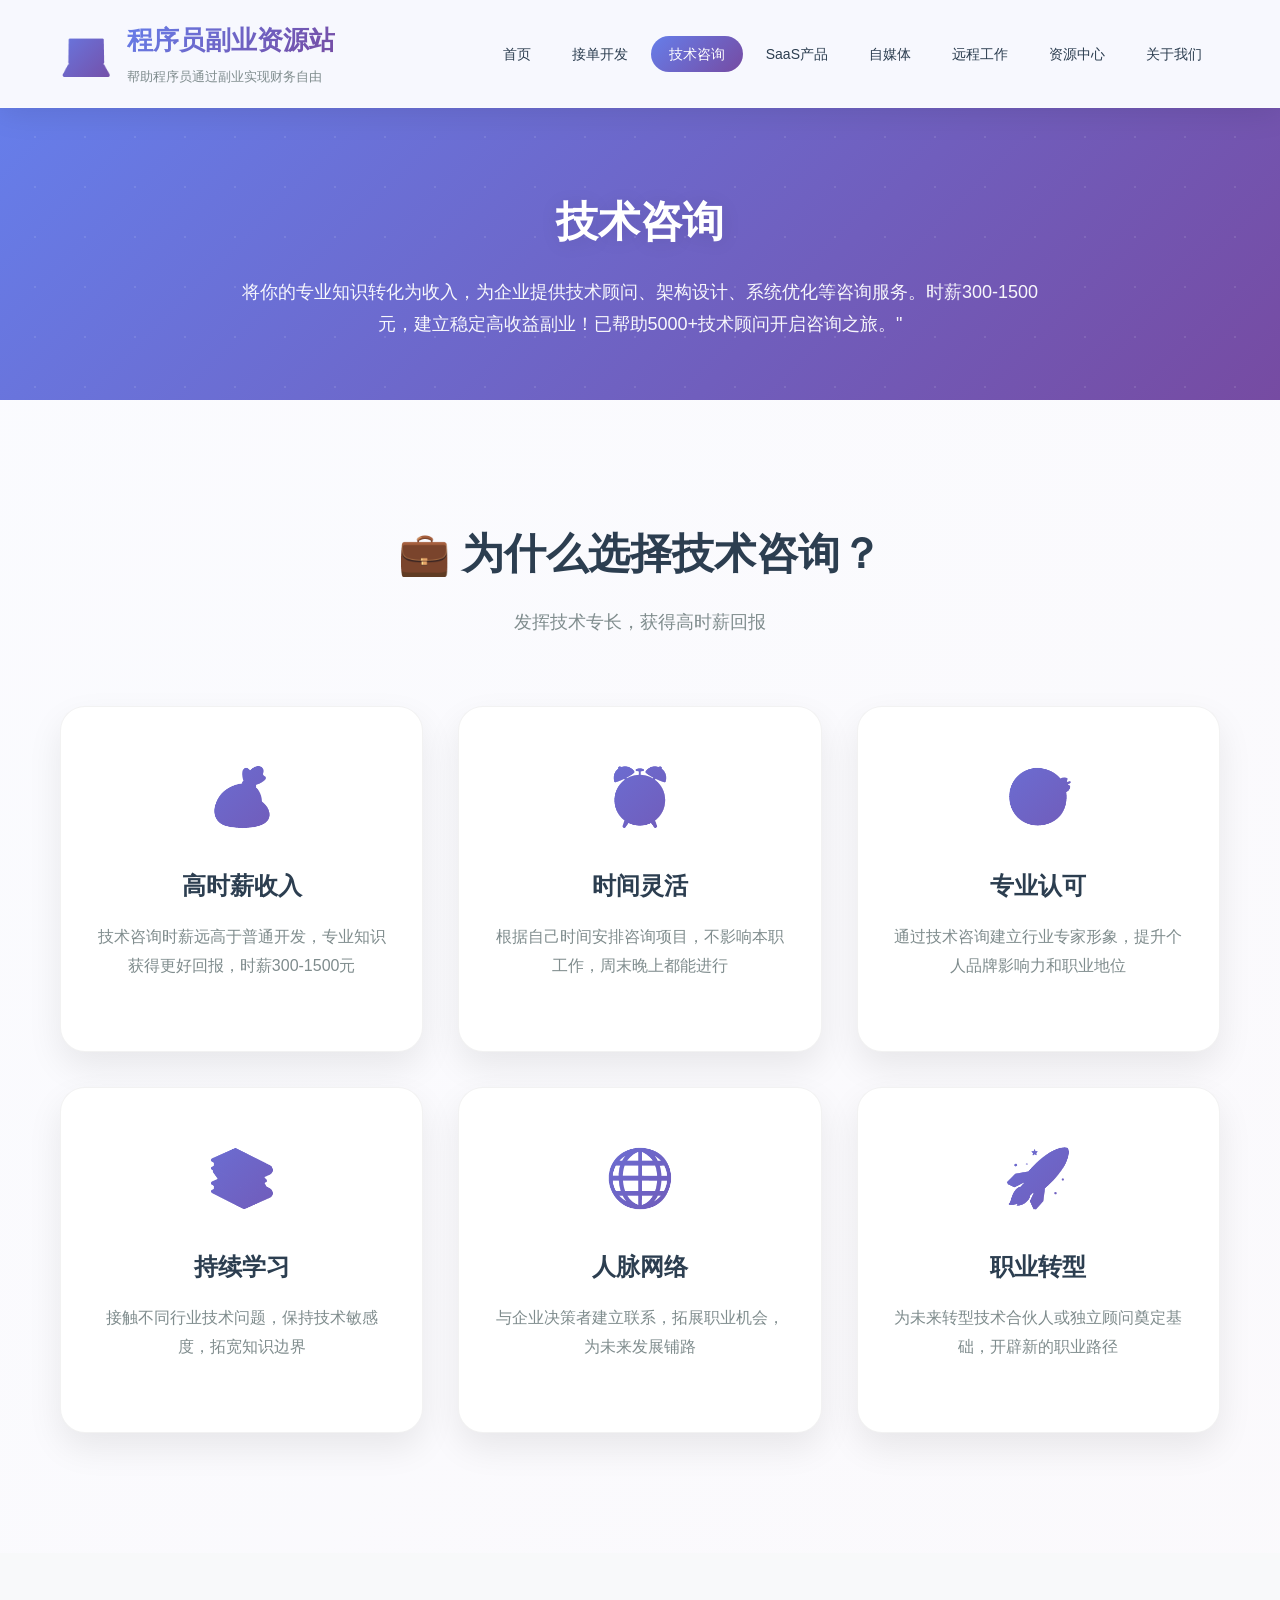
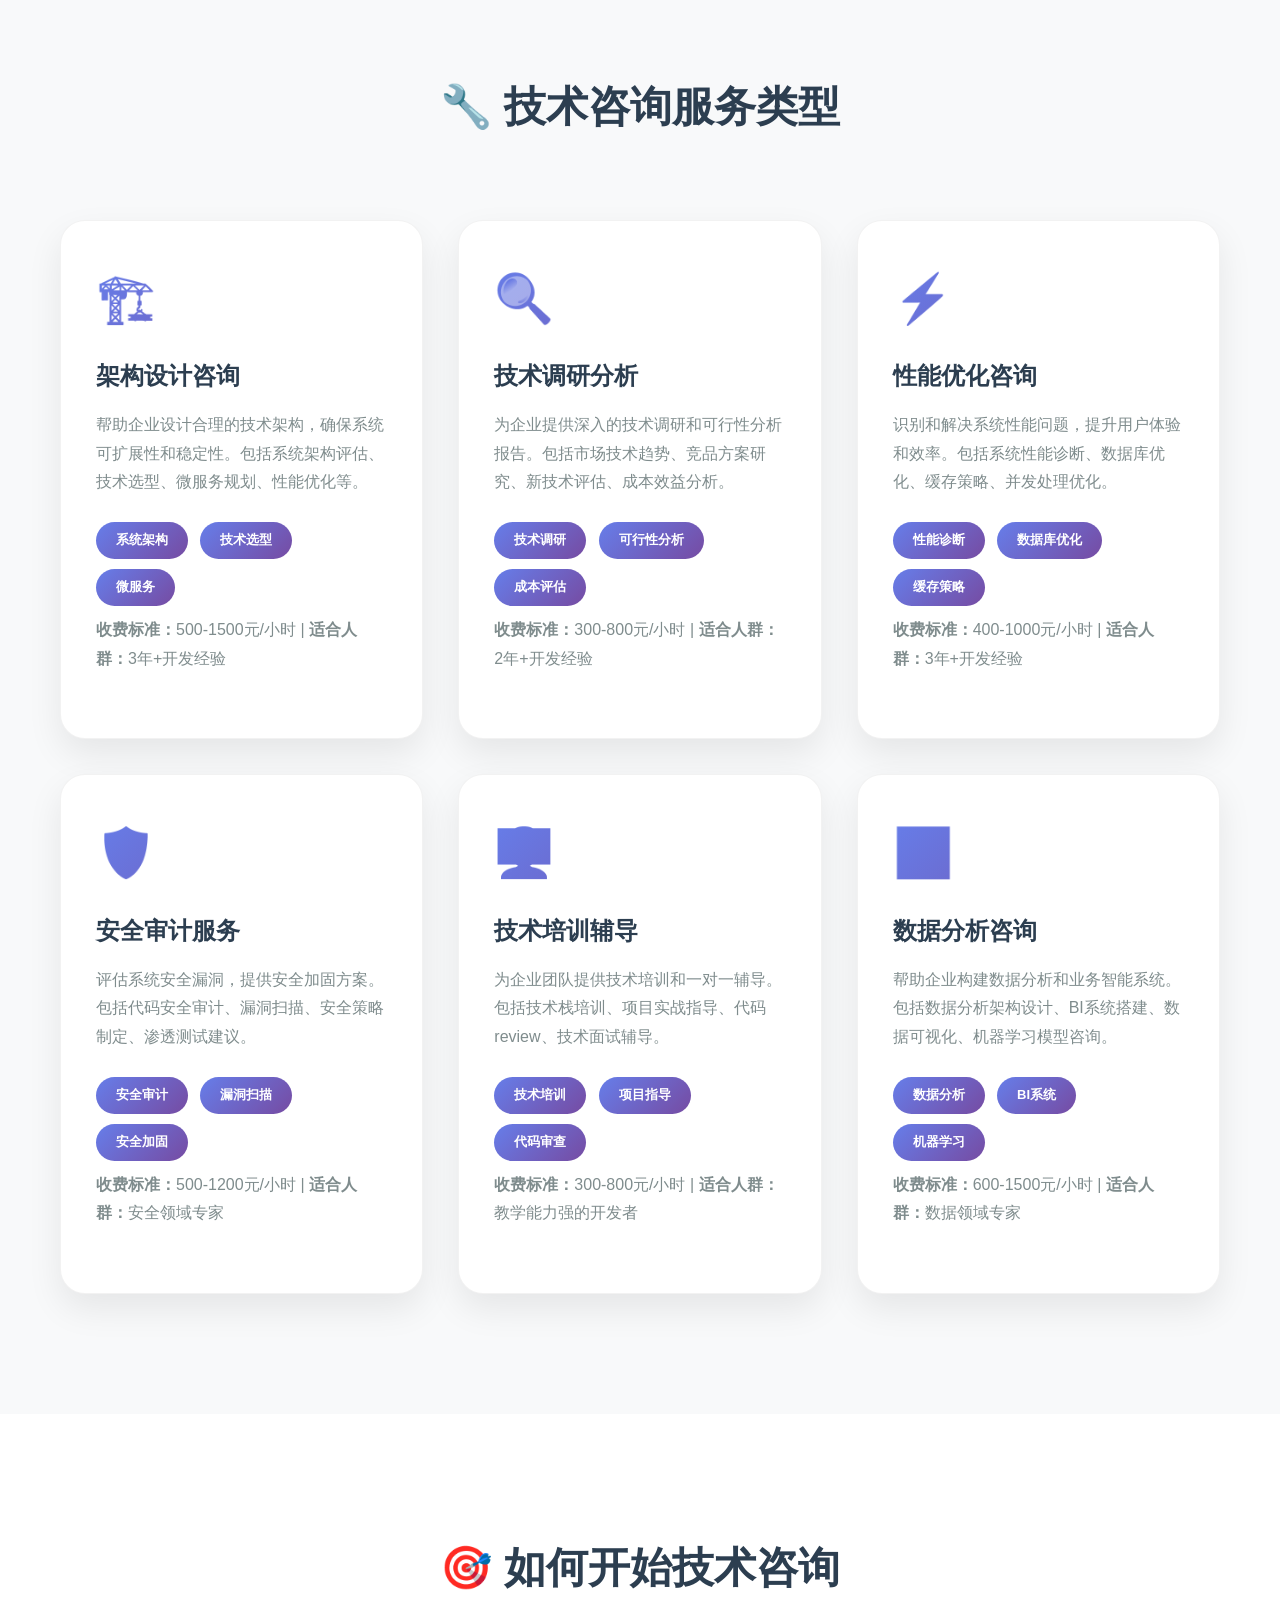
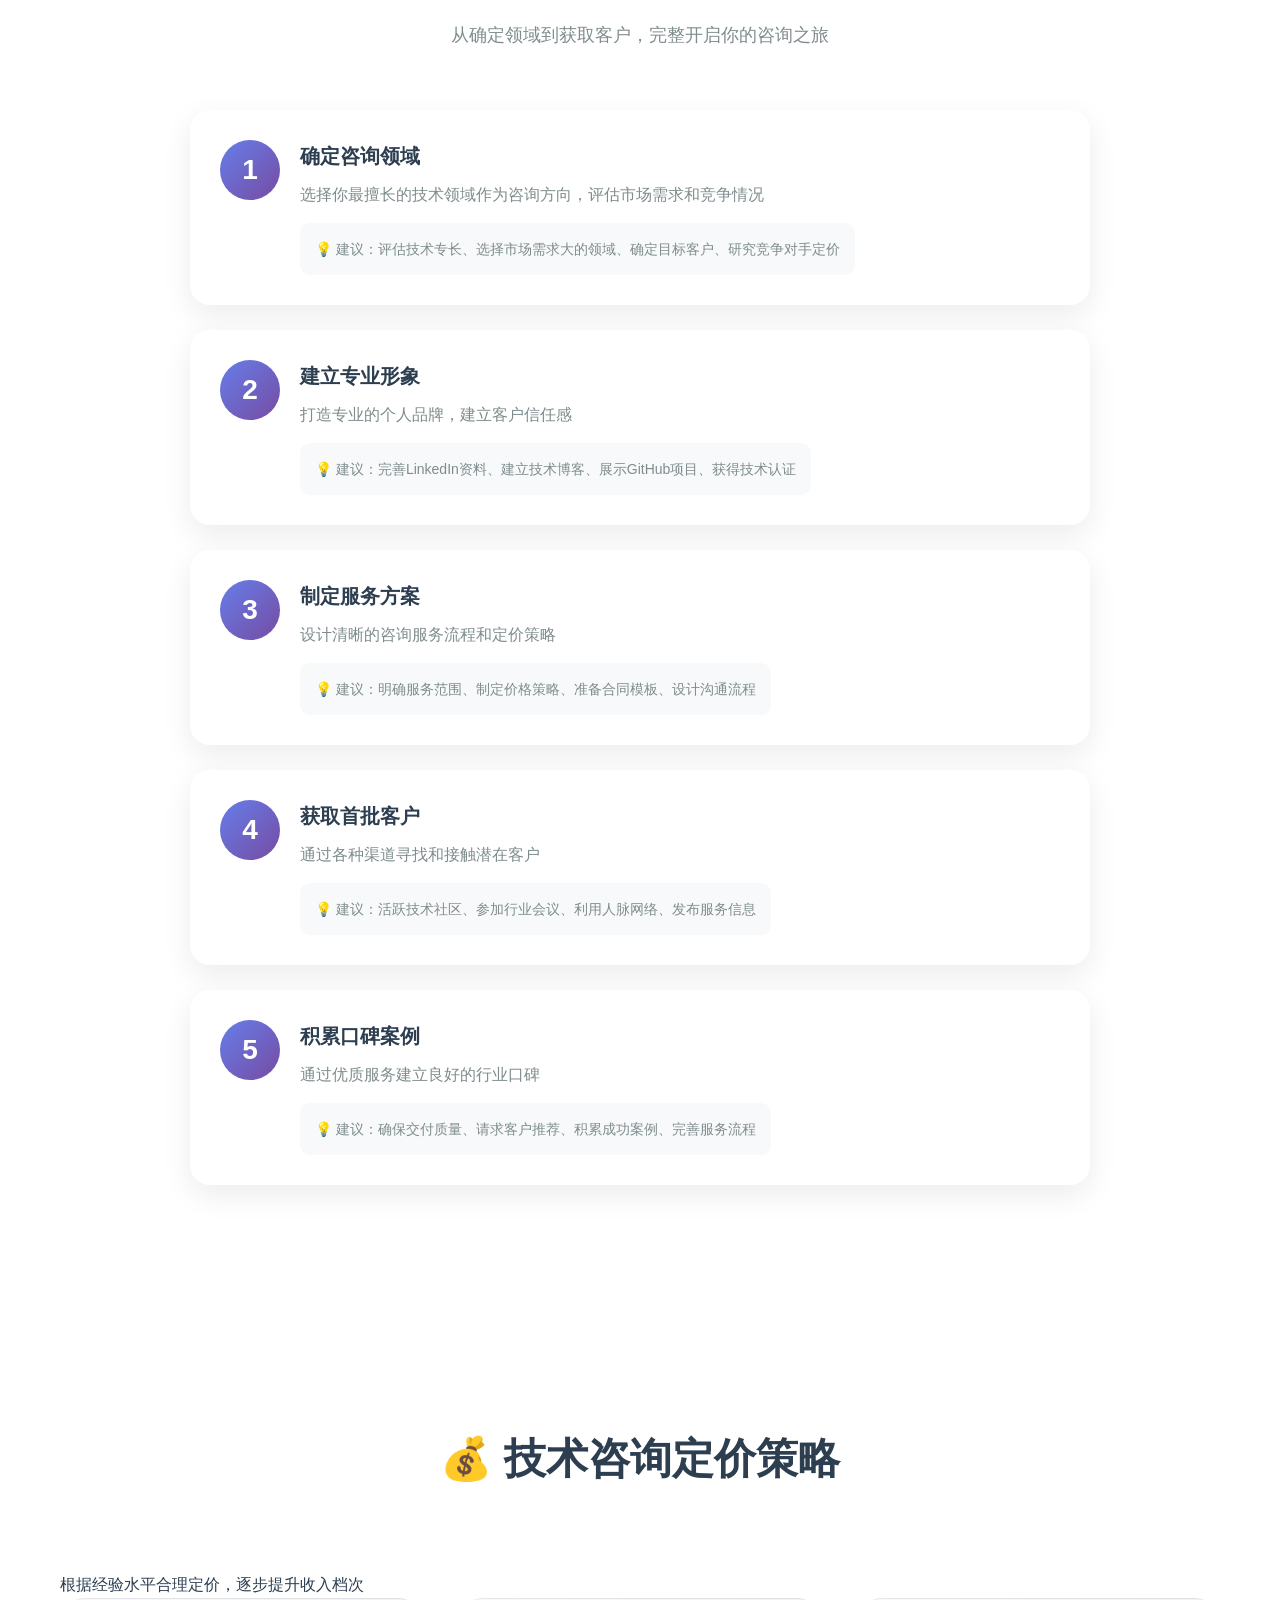
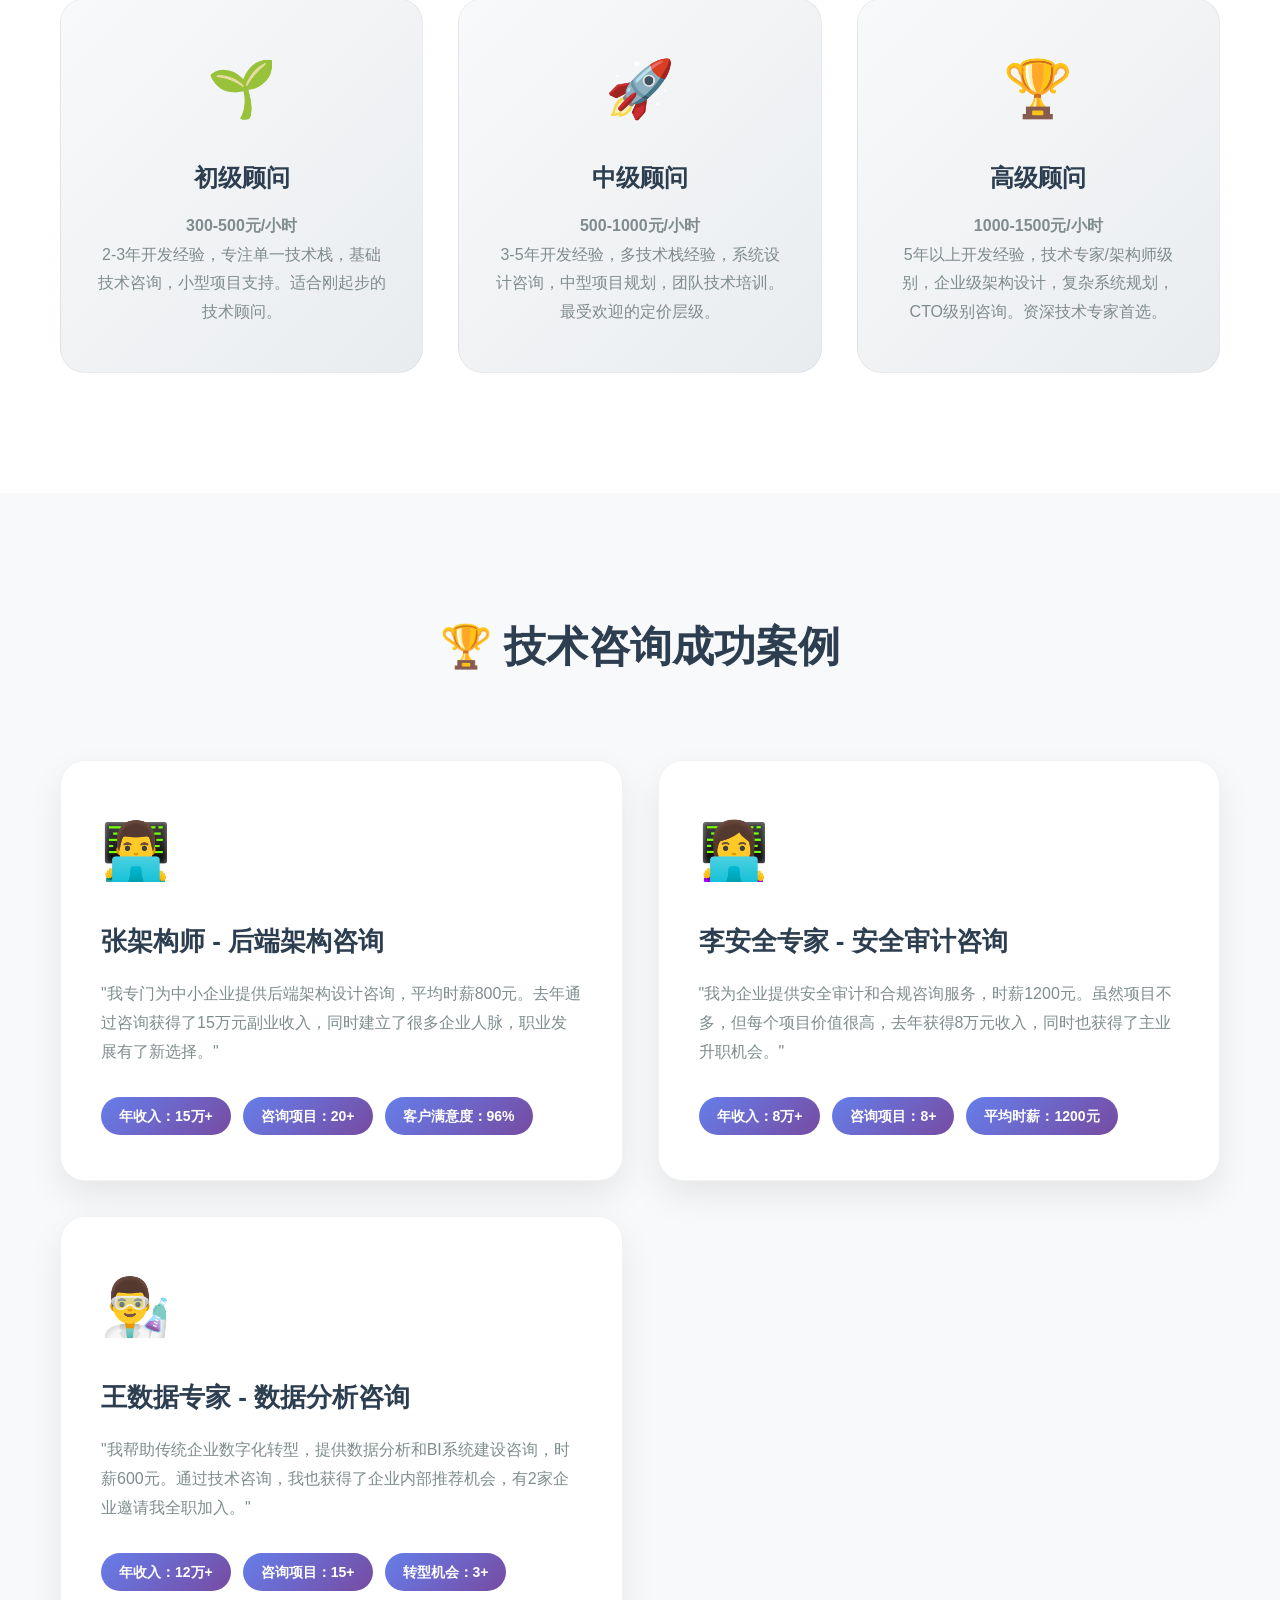
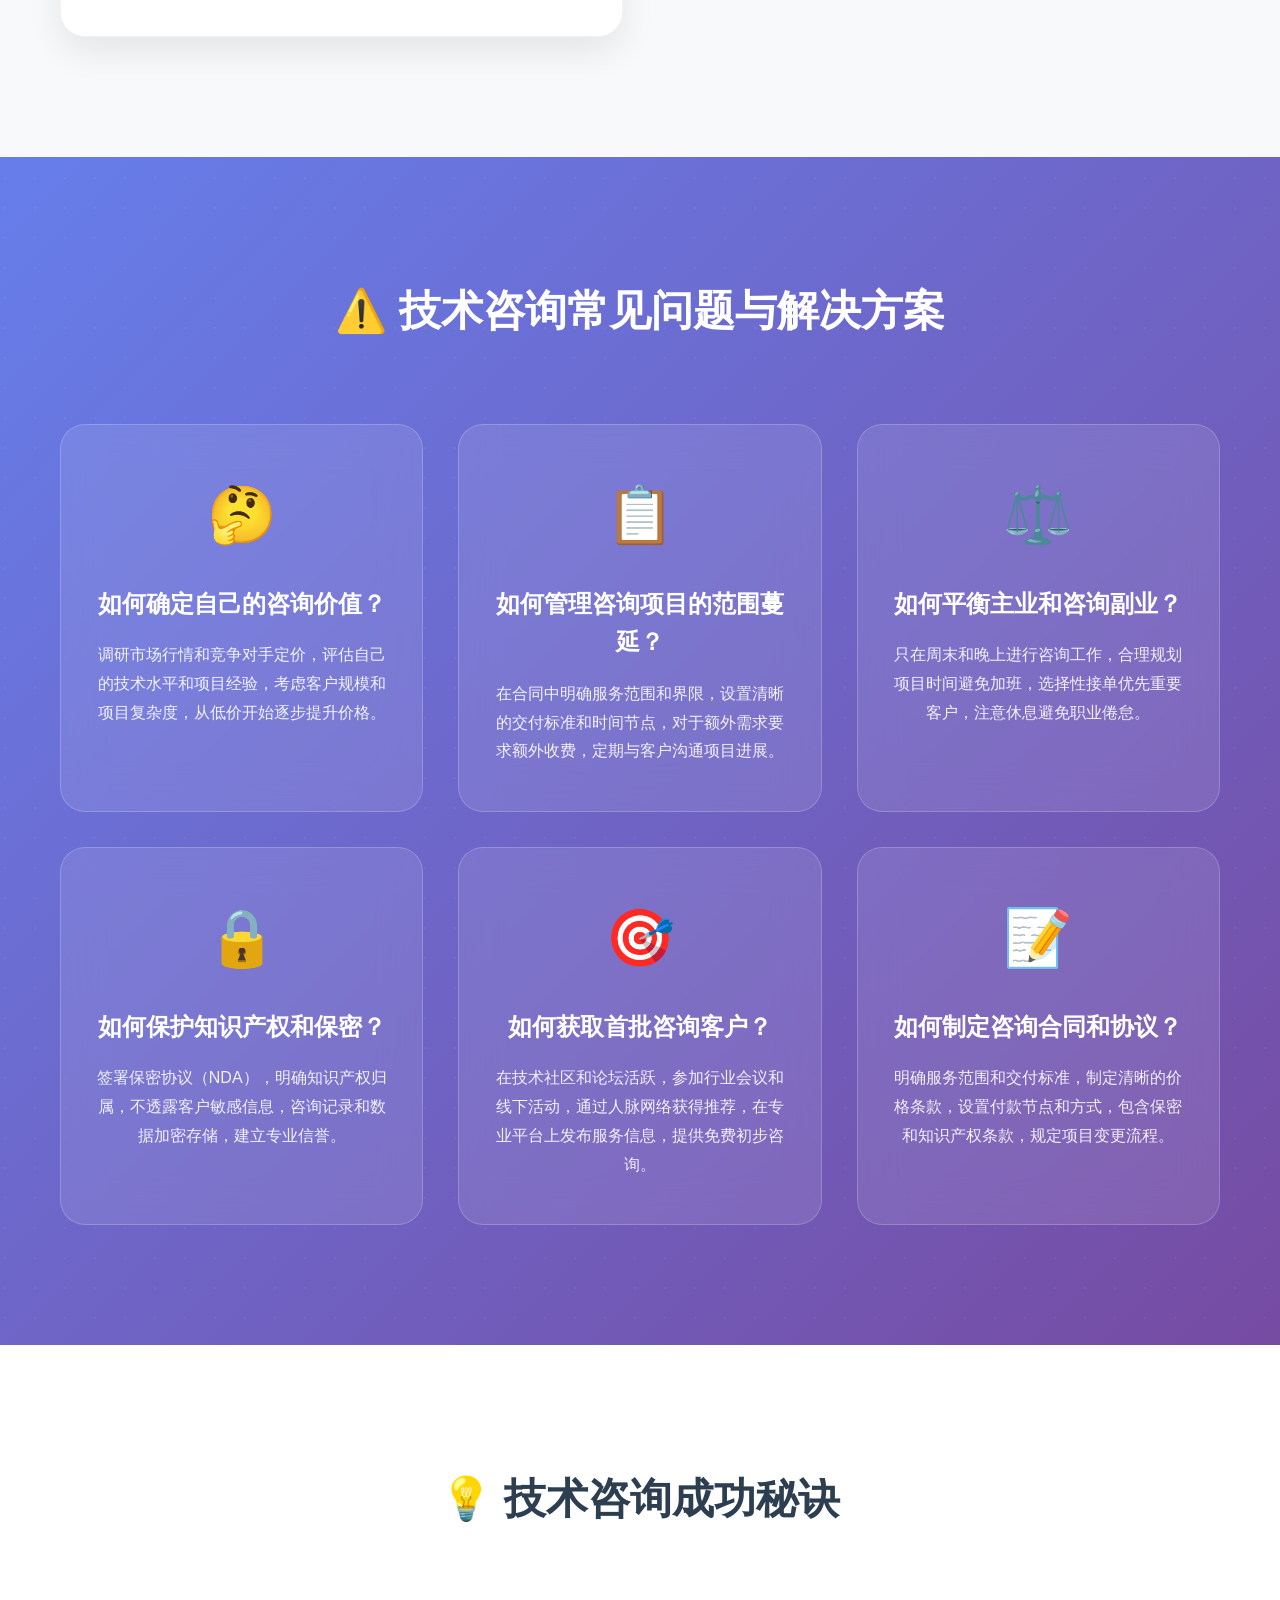
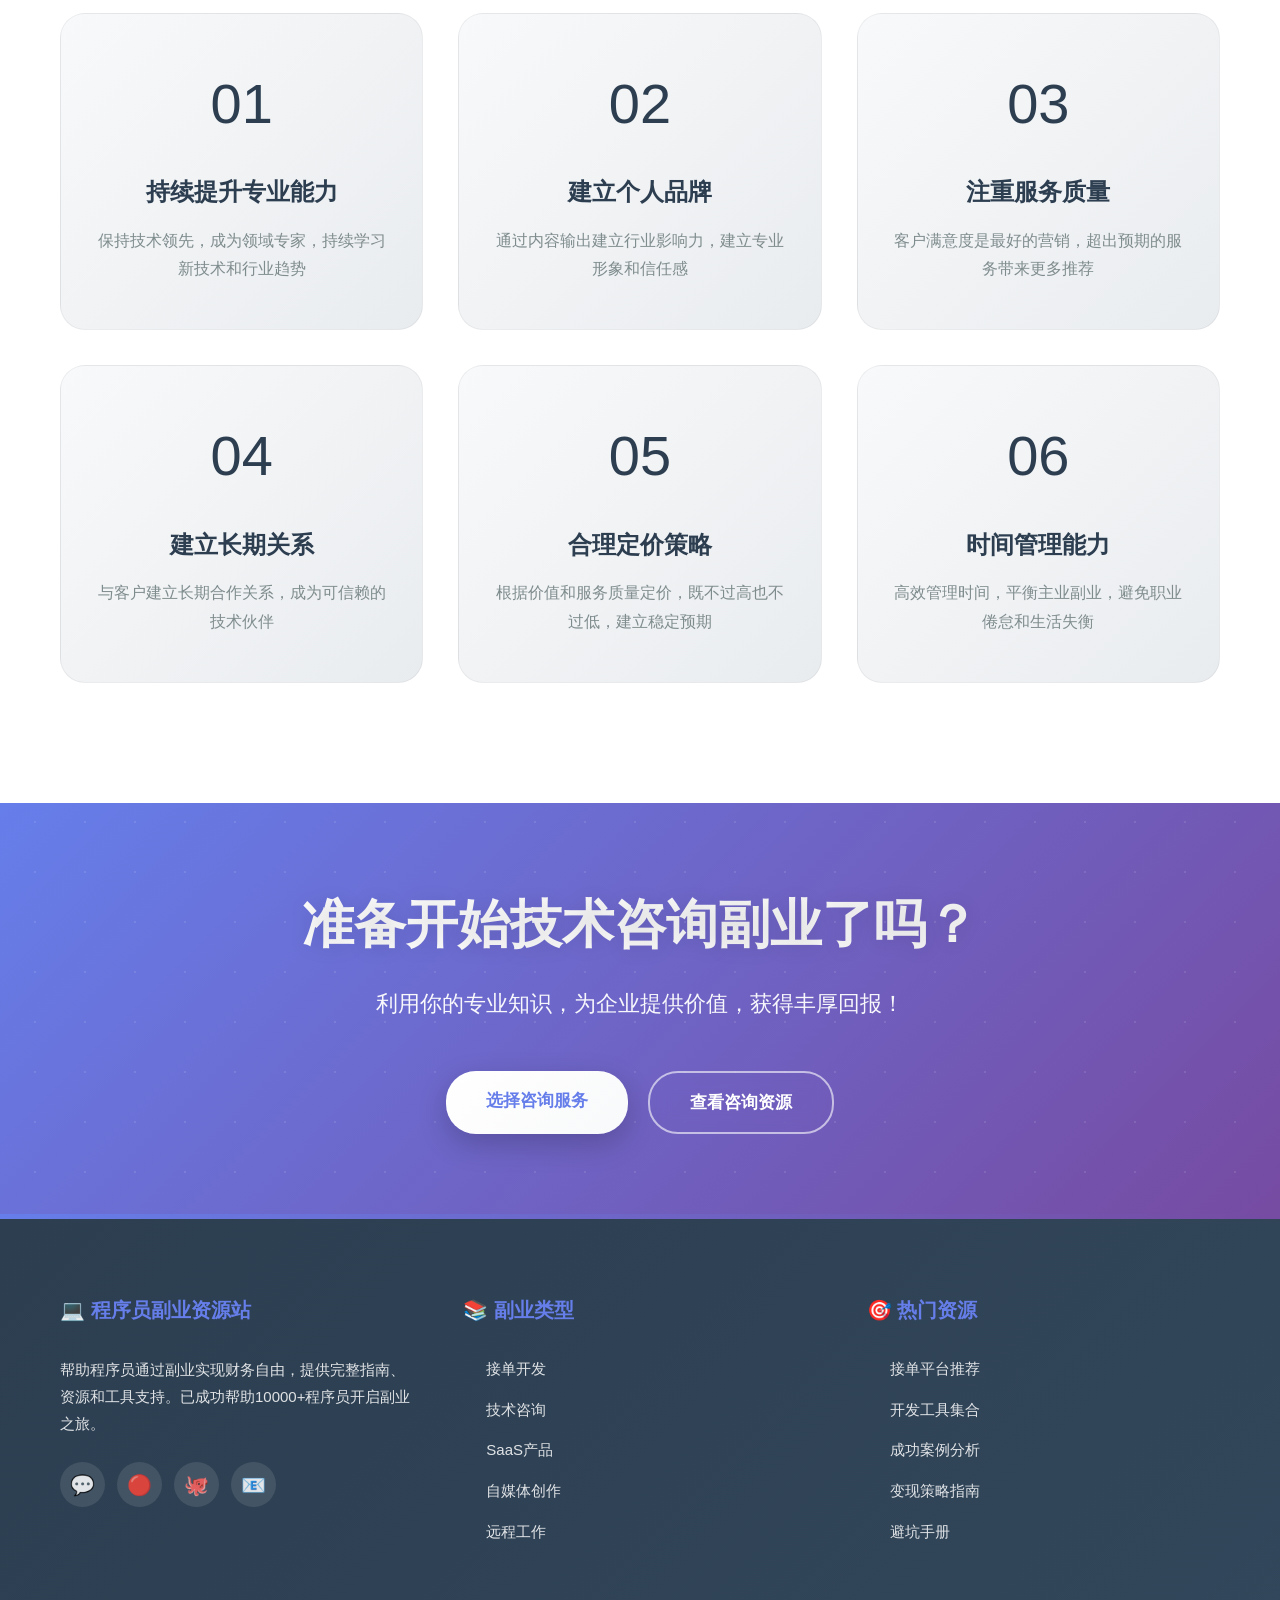
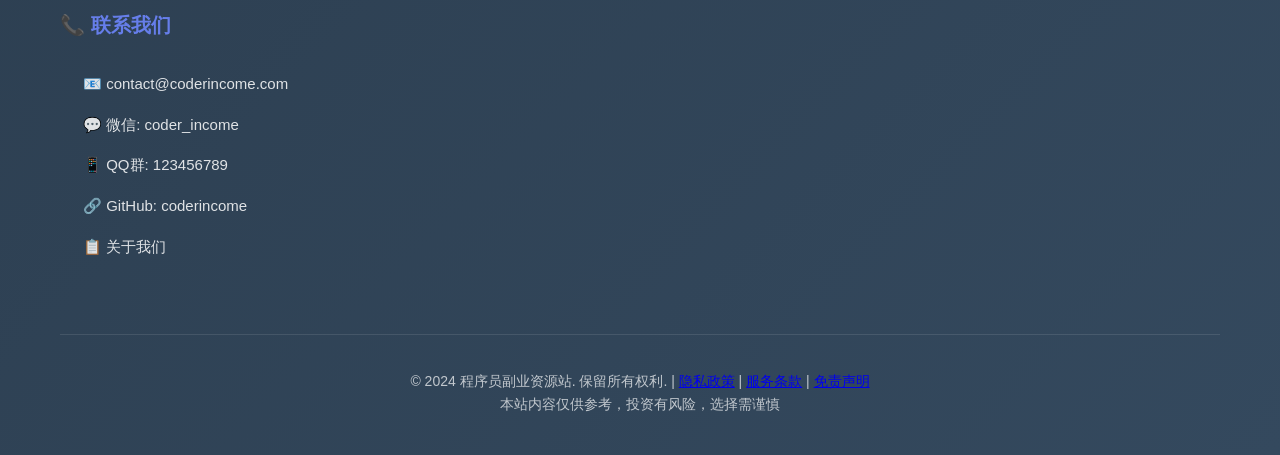
<file: consulting.html>
<!DOCTYPE html>
<html lang="zh-CN">
<head>
    <meta charset="UTF-8">
    <meta name="viewport" content="width=device-width, initial-scale=1.0">
    <title>技术咨询 - 程序员副业资源站</title>
    <meta name="description" content="程序员技术咨询指南，提供技术顾问、解决方案、架构设计、系统优化等咨询服务，帮助程序员通过技术专长获得稳定收入，时薪300-1500元。">
    <meta name="keywords" content="技术咨询,技术顾问,架构设计,系统优化,程序员咨询,技术解决方案">
    <meta http-equiv="Content-Security-Policy" content="default-src 'self'; script-src 'self' 'unsafe-inline'; style-src 'self' 'unsafe-inline';">
    <meta name="referrer" content="no-referrer">
    <meta http-equiv="X-Content-Type-Options" content="nosniff">
    <link rel="stylesheet" href="styles.css">
</head>
<body>
    <header>
        <div class="container">
            <div class="logo">
                <div class="logo-icon">💻</div>
                <div class="logo-text">
                    <h1>程序员副业资源站</h1>
                    <p>帮助程序员通过副业实现财务自由</p>
                </div>
            </div>
            <nav>
                <ul>
                    <li><a href="index.html">首页</a></li>
                    <li><a href="freelance.html">接单开发</a></li>
                    <li><a href="consulting.html" class="active">技术咨询</a></li>
                    <li><a href="saas.html">SaaS产品</a></li>
                    <li><a href="media.html">自媒体</a></li>
                    <li><a href="remote.html">远程工作</a></li>
                    <li><a href="resources.html">资源中心</a></li>
                    <li><a href="about.html">关于我们</a></li>
                </ul>
            </nav>
        </div>
    </header>

    <main class="main-content">
        <!-- Page Header -->
        <section class="page-header">
            <div class="container">
                <div class="page-header-content">
                    <h1>技术咨询</h1>
                    <p>将你的专业知识转化为收入，为企业提供技术顾问、架构设计、系统优化等咨询服务。时薪300-1500元，建立稳定高收益副业！已帮助5000+技术顾问开启咨询之旅。"</p>
                </div>
            </div>
        </section>

        <!-- Benefits Section -->
        <section class="features">
            <div class="container">
                <h3>💼 为什么选择技术咨询？</h3>
                <p>发挥技术专长，获得高时薪回报</p>
                <div class="feature-grid">
                    <div class="feature-card">
                        <div class="feature-icon">💰</div>
                        <h4>高时薪收入</h4>
                        <p>技术咨询时薪远高于普通开发，专业知识获得更好回报，时薪300-1500元</p>
                    </div>
                    
                    <div class="feature-card">
                        <div class="feature-icon">⏰</div>
                        <h4>时间灵活</h4>
                        <p>根据自己时间安排咨询项目，不影响本职工作，周末晚上都能进行</p>
                    </div>
                    
                    <div class="feature-card">
                        <div class="feature-icon">🎯</div>
                        <h4>专业认可</h4>
                        <p>通过技术咨询建立行业专家形象，提升个人品牌影响力和职业地位</p>
                    </div>
                    
                    <div class="feature-card">
                        <div class="feature-icon">📚</div>
                        <h4>持续学习</h4>
                        <p>接触不同行业技术问题，保持技术敏感度，拓宽知识边界</p>
                    </div>
                    
                    <div class="feature-card">
                        <div class="feature-icon">🌐</div>
                        <h4>人脉网络</h4>
                        <p>与企业决策者建立联系，拓展职业机会，为未来发展铺路</p>
                    </div>
                    
                    <div class="feature-card">
                        <div class="feature-icon">🚀</div>
                        <h4>职业转型</h4>
                        <p>为未来转型技术合伙人或独立顾问奠定基础，开辟新的职业路径</p>
                    </div>
                </div>
            </div>
        </section>

        <!-- Services Section -->
        <section class="resources">
            <div class="container">
                <h3>🔧 技术咨询服务类型</h3>
                <div class="resource-grid">
                    <div class="resource-item">
                        <div class="resource-icon">🏗️</div>
                        <h4>架构设计咨询</h4>
                        <p>帮助企业设计合理的技术架构，确保系统可扩展性和稳定性。包括系统架构评估、技术选型、微服务规划、性能优化等。</p>
                        <div class="tags">
                            <span class="tag">系统架构</span>
                            <span class="tag">技术选型</span>
                            <span class="tag">微服务</span>
                        </div>
                        <p><strong>收费标准：</strong>500-1500元/小时 | <strong>适合人群：</strong>3年+开发经验</p>
                    </div>
                    
                    <div class="resource-item">
                        <div class="resource-icon">🔍</div>
                        <h4>技术调研分析</h4>
                        <p>为企业提供深入的技术调研和可行性分析报告。包括市场技术趋势、竞品方案研究、新技术评估、成本效益分析。</p>
                        <div class="tags">
                            <span class="tag">技术调研</span>
                            <span class="tag">可行性分析</span>
                            <span class="tag">成本评估</span>
                        </div>
                        <p><strong>收费标准：</strong>300-800元/小时 | <strong>适合人群：</strong>2年+开发经验</p>
                    </div>
                    
                    <div class="resource-item">
                        <div class="resource-icon">⚡</div>
                        <h4>性能优化咨询</h4>
                        <p>识别和解决系统性能问题，提升用户体验和效率。包括系统性能诊断、数据库优化、缓存策略、并发处理优化。</p>
                        <div class="tags">
                            <span class="tag">性能诊断</span>
                            <span class="tag">数据库优化</span>
                            <span class="tag">缓存策略</span>
                        </div>
                        <p><strong>收费标准：</strong>400-1000元/小时 | <strong>适合人群：</strong>3年+开发经验</p>
                    </div>
                    
                    <div class="resource-item">
                        <div class="resource-icon">🛡️</div>
                        <h4>安全审计服务</h4>
                        <p>评估系统安全漏洞，提供安全加固方案。包括代码安全审计、漏洞扫描、安全策略制定、渗透测试建议。</p>
                        <div class="tags">
                            <span class="tag">安全审计</span>
                            <span class="tag">漏洞扫描</span>
                            <span class="tag">安全加固</span>
                        </div>
                        <p><strong>收费标准：</strong>500-1200元/小时 | <strong>适合人群：</strong>安全领域专家</p>
                    </div>
                    
                    <div class="resource-item">
                        <div class="resource-icon">👨‍🏫</div>
                        <h4>技术培训辅导</h4>
                        <p>为企业团队提供技术培训和一对一辅导。包括技术栈培训、项目实战指导、代码review、技术面试辅导。</p>
                        <div class="tags">
                            <span class="tag">技术培训</span>
                            <span class="tag">项目指导</span>
                            <span class="tag">代码审查</span>
                        </div>
                        <p><strong>收费标准：</strong>300-800元/小时 | <strong>适合人群：</strong>教学能力强的开发者</p>
                    </div>
                    
                    <div class="resource-item">
                        <div class="resource-icon">📊</div>
                        <h4>数据分析咨询</h4>
                        <p>帮助企业构建数据分析和业务智能系统。包括数据分析架构设计、BI系统搭建、数据可视化、机器学习模型咨询。</p>
                        <div class="tags">
                            <span class="tag">数据分析</span>
                            <span class="tag">BI系统</span>
                            <span class="tag">机器学习</span>
                        </div>
                        <p><strong>收费标准：</strong>600-1500元/小时 | <strong>适合人群：</strong>数据领域专家</p>
                    </div>
                </div>
            </div>
        </section>

        <!-- Getting Started -->
        <section class="income-calculator">
            <div class="container">
                <h3>🎯 如何开始技术咨询</h3>
                <p>从确定领域到获取客户，完整开启你的咨询之旅</p>
                <div style="display: grid; gap: 25px; max-width: 900px; margin: 0 auto;">
                    <div style="display: flex; gap: 20px; align-items: flex-start; background: white; padding: 30px; border-radius: 20px; box-shadow: 0 10px 30px rgba(0,0,0,0.08);">
                        <div style="background: linear-gradient(135deg, #667eea 0%, #764ba2 100%); color: white; width: 60px; height: 60px; border-radius: 50%; display: flex; align-items: center; justify-content: center; font-size: 28px; font-weight: 800; flex-shrink: 0;">1</div>
                        <div>
                            <h4 style="margin-bottom: 10px; color: #2c3e50; font-size: 20px; font-weight: 700;">确定咨询领域</h4>
                            <p style="color: #7f8c8d; line-height: 1.6; margin-bottom: 15px;">选择你最擅长的技术领域作为咨询方向，评估市场需求和竞争情况</p>
                            <div style="background: #f8f9fa; padding: 15px; border-radius: 10px; font-size: 14px; color: #7f8c8d;">
                                💡 建议：评估技术专长、选择市场需求大的领域、确定目标客户、研究竞争对手定价
                            </div>
                        </div>
                    </div>
                    
                    <div style="display: flex; gap: 20px; align-items: flex-start; background: white; padding: 30px; border-radius: 20px; box-shadow: 0 10px 30px rgba(0,0,0,0.08);">
                        <div style="background: linear-gradient(135deg, #667eea 0%, #764ba2 100%); color: white; width: 60px; height: 60px; border-radius: 50%; display: flex; align-items: center; justify-content: center; font-size: 28px; font-weight: 800; flex-shrink: 0;">2</div>
                        <div>
                            <h4 style="margin-bottom: 10px; color: #2c3e50; font-size: 20px; font-weight: 700;">建立专业形象</h4>
                            <p style="color: #7f8c8d; line-height: 1.6; margin-bottom: 15px;">打造专业的个人品牌，建立客户信任感</p>
                            <div style="background: #f8f9fa; padding: 15px; border-radius: 10px; font-size: 14px; color: #7f8c8d;">
                                💡 建议：完善LinkedIn资料、建立技术博客、展示GitHub项目、获得技术认证
                            </div>
                        </div>
                    </div>
                    
                    <div style="display: flex; gap: 20px; align-items: flex-start; background: white; padding: 30px; border-radius: 20px; box-shadow: 0 10px 30px rgba(0,0,0,0.08);">
                        <div style="background: linear-gradient(135deg, #667eea 0%, #764ba2 100%); color: white; width: 60px; height: 60px; border-radius: 50%; display: flex; align-items: center; justify-content: center; font-size: 28px; font-weight: 800; flex-shrink: 0;">3</div>
                        <div>
                            <h4 style="margin-bottom: 10px; color: #2c3e50; font-size: 20px; font-weight: 700;">制定服务方案</h4>
                            <p style="color: #7f8c8d; line-height: 1.6; margin-bottom: 15px;">设计清晰的咨询服务流程和定价策略</p>
                            <div style="background: #f8f9fa; padding: 15px; border-radius: 10px; font-size: 14px; color: #7f8c8d;">
                                💡 建议：明确服务范围、制定价格策略、准备合同模板、设计沟通流程
                            </div>
                        </div>
                    </div>
                    
                    <div style="display: flex; gap: 20px; align-items: flex-start; background: white; padding: 30px; border-radius: 20px; box-shadow: 0 10px 30px rgba(0,0,0,0.08);">
                        <div style="background: linear-gradient(135deg, #667eea 0%, #764ba2 100%); color: white; width: 60px; height: 60px; border-radius: 50%; display: flex; align-items: center; justify-content: center; font-size: 28px; font-weight: 800; flex-shrink: 0;">4</div>
                        <div>
                            <h4 style="margin-bottom: 10px; color: #2c3e50; font-size: 20px; font-weight: 700;">获取首批客户</h4>
                            <p style="color: #7f8c8d; line-height: 1.6; margin-bottom: 15px;">通过各种渠道寻找和接触潜在客户</p>
                            <div style="background: #f8f9fa; padding: 15px; border-radius: 10px; font-size: 14px; color: #7f8c8d;">
                                💡 建议：活跃技术社区、参加行业会议、利用人脉网络、发布服务信息
                            </div>
                        </div>
                    </div>
                    
                    <div style="display: flex; gap: 20px; align-items: flex-start; background: white; padding: 30px; border-radius: 20px; box-shadow: 0 10px 30px rgba(0,0,0,0.08);">
                        <div style="background: linear-gradient(135deg, #667eea 0%, #764ba2 100%); color: white; width: 60px; height: 60px; border-radius: 50%; display: flex; align-items: center; justify-content: center; font-size: 28px; font-weight: 800; flex-shrink: 0;">5</div>
                        <div>
                            <h4 style="margin-bottom: 10px; color: #2c3e50; font-size: 20px; font-weight: 700;">积累口碑案例</h4>
                            <p style="color: #7f8c8d; line-height: 1.6; margin-bottom: 15px;">通过优质服务建立良好的行业口碑</p>
                            <div style="background: #f8f9fa; padding: 15px; border-radius: 10px; font-size: 14px; color: #7f8c8d;">
                                💡 建议：确保交付质量、请求客户推荐、积累成功案例、完善服务流程
                            </div>
                        </div>
                    </div>
                </div>
            </div>
        </section>

        <!-- Pricing Strategy -->
        <section class="tools">
            <div class="container">
                <h3>💰 技术咨询定价策略</h3>
                <p>根据经验水平合理定价，逐步提升收入档次</p>
                <div class="tools-grid">
                    <div class="tool-item">
                        <div class="tool-icon">🌱</div>
                        <h4>初级顾问</h4>
                        <p><strong>300-500元/小时</strong></p>
                        <p>2-3年开发经验，专注单一技术栈，基础技术咨询，小型项目支持。适合刚起步的技术顾问。</p>
                    </div>
                    
                    <div class="tool-item">
                        <div class="tool-icon">🚀</div>
                        <h4>中级顾问</h4>
                        <p><strong>500-1000元/小时</strong></p>
                        <p>3-5年开发经验，多技术栈经验，系统设计咨询，中型项目规划，团队技术培训。最受欢迎的定价层级。</p>
                    </div>
                    
                    <div class="tool-item">
                        <div class="tool-icon">🏆</div>
                        <h4>高级顾问</h4>
                        <p><strong>1000-1500元/小时</strong></p>
                        <p>5年以上开发经验，技术专家/架构师级别，企业级架构设计，复杂系统规划，CTO级别咨询。资深技术专家首选。</p>
                    </div>
                </div>
            </div>
        </section>

        <!-- Success Stories -->
        <section class="success-stories">
            <div class="container">
                <h3>🏆 技术咨询成功案例</h3>
                <div class="stories-grid">
                    <div class="story-card">
                        <div class="story-icon">👨‍💻</div>
                        <h4>张架构师 - 后端架构咨询</h4>
                        <p>"我专门为中小企业提供后端架构设计咨询，平均时薪800元。去年通过咨询获得了15万元副业收入，同时建立了很多企业人脉，职业发展有了新选择。"</p>
                        <div class="stats">
                            <span class="success-tag">年收入：15万+</span>
                            <span class="success-tag">咨询项目：20+</span>
                            <span class="success-tag">客户满意度：96%</span>
                        </div>
                    </div>
                    
                    <div class="story-card">
                        <div class="story-icon">👩‍💻</div>
                        <h4>李安全专家 - 安全审计咨询</h4>
                        <p>"我为企业提供安全审计和合规咨询服务，时薪1200元。虽然项目不多，但每个项目价值很高，去年获得8万元收入，同时也获得了主业升职机会。"</p>
                        <div class="stats">
                            <span class="success-tag">年收入：8万+</span>
                            <span class="success-tag">咨询项目：8+</span>
                            <span class="success-tag">平均时薪：1200元</span>
                        </div>
                    </div>
                    
                    <div class="story-card">
                        <div class="story-icon">👨‍🔬</div>
                        <h4>王数据专家 - 数据分析咨询</h4>
                        <p>"我帮助传统企业数字化转型，提供数据分析和BI系统建设咨询，时薪600元。通过技术咨询，我也获得了企业内部推荐机会，有2家企业邀请我全职加入。"</p>
                        <div class="stats">
                            <span class="success-tag">年收入：12万+</span>
                            <span class="success-tag">咨询项目：15+</span>
                            <span class="success-tag">转型机会：3+</span>
                        </div>
                    </div>
                </div>
            </div>
        </section>

        <!-- Common Issues -->
        <section class="benefits">
            <div class="container">
                <h3>⚠️ 技术咨询常见问题与解决方案</h3>
                <div class="benefits-grid">
                    <div class="benefit-item">
                        <div class="benefit-icon">🤔</div>
                        <h4>如何确定自己的咨询价值？</h4>
                        <p>调研市场行情和竞争对手定价，评估自己的技术水平和项目经验，考虑客户规模和项目复杂度，从低价开始逐步提升价格。</p>
                    </div>
                    
                    <div class="benefit-item">
                        <div class="benefit-icon">📋</div>
                        <h4>如何管理咨询项目的范围蔓延？</h4>
                        <p>在合同中明确服务范围和界限，设置清晰的交付标准和时间节点，对于额外需求要求额外收费，定期与客户沟通项目进展。</p>
                    </div>
                    
                    <div class="benefit-item">
                        <div class="benefit-icon">⚖️</div>
                        <h4>如何平衡主业和咨询副业？</h4>
                        <p>只在周末和晚上进行咨询工作，合理规划项目时间避免加班，选择性接单优先重要客户，注意休息避免职业倦怠。</p>
                    </div>
                    
                    <div class="benefit-item">
                        <div class="benefit-icon">🔒</div>
                        <h4>如何保护知识产权和保密？</h4>
                        <p>签署保密协议（NDA），明确知识产权归属，不透露客户敏感信息，咨询记录和数据加密存储，建立专业信誉。</p>
                    </div>
                    
                    <div class="benefit-item">
                        <div class="benefit-icon">🎯</div>
                        <h4>如何获取首批咨询客户？</h4>
                        <p>在技术社区和论坛活跃，参加行业会议和线下活动，通过人脉网络获得推荐，在专业平台上发布服务信息，提供免费初步咨询。</p>
                    </div>
                    
                    <div class="benefit-item">
                        <div class="benefit-icon">📝</div>
                        <h4>如何制定咨询合同和协议？</h4>
                        <p>明确服务范围和交付标准，制定清晰的价格条款，设置付款节点和方式，包含保密和知识产权条款，规定项目变更流程。</p>
                    </div>
                </div>
            </div>
        </section>

        <!-- Tips Section -->
        <section class="tools">
            <div class="container">
                <h3>💡 技术咨询成功秘诀</h3>
                <div class="tools-grid">
                    <div class="tool-item">
                        <div class="tool-icon">01</div>
                        <h4>持续提升专业能力</h4>
                        <p>保持技术领先，成为领域专家，持续学习新技术和行业趋势</p>
                    </div>
                    
                    <div class="tool-item">
                        <div class="tool-icon">02</div>
                        <h4>建立个人品牌</h4>
                        <p>通过内容输出建立行业影响力，建立专业形象和信任感</p>
                    </div>
                    
                    <div class="tool-item">
                        <div class="tool-icon">03</div>
                        <h4>注重服务质量</h4>
                        <p>客户满意度是最好的营销，超出预期的服务带来更多推荐</p>
                    </div>
                    
                    <div class="tool-item">
                        <div class="tool-icon">04</div>
                        <h4>建立长期关系</h4>
                        <p>与客户建立长期合作关系，成为可信赖的技术伙伴</p>
                    </div>
                    
                    <div class="tool-item">
                        <div class="tool-icon">05</div>
                        <h4>合理定价策略</h4>
                        <p>根据价值和服务质量定价，既不过高也不过低，建立稳定预期</p>
                    </div>
                    
                    <div class="tool-item">
                        <div class="tool-icon">06</div>
                        <h4>时间管理能力</h4>
                        <p>高效管理时间，平衡主业副业，避免职业倦怠和生活失衡</p>
                    </div>
                </div>
            </div>
        </section>

        <!-- CTA Section -->
        <section class="hero" style="padding: 80px 0;">
            <div class="container">
                <div class="hero-content">
                    <h2>准备开始技术咨询副业了吗？</h2>
                    <p>利用你的专业知识，为企业提供价值，获得丰厚回报！</p>
                    <div class="cta-buttons">
                        <a href="#services" class="btn-primary">选择咨询服务</a>
                        <a href="resources.html" class="btn-secondary">查看咨询资源</a>
                    </div>
                </div>
            </div>
        </section>
    </main>

    <footer>
        <div class="container">
            <div class="footer-content">
                <div class="footer-section">
                    <h4>💻 程序员副业资源站</h4>
                    <p>帮助程序员通过副业实现财务自由，提供完整指南、资源和工具支持。已成功帮助10000+程序员开启副业之旅。</p>
                    <div class="social-links">
                        <a href="#" title="微信">💬</a>
                        <a href="#" title="微博">🔴</a>
                        <a href="#" title="GitHub">🐙</a>
                        <a href="#" title="邮箱">📧</a>
                    </div>
                </div>
                
                <div class="footer-section">
                    <h4>📚 副业类型</h4>
                    <ul>
                        <li><a href="freelance.html">接单开发</a></li>
                        <li><a href="consulting.html">技术咨询</a></li>
                        <li><a href="saas.html">SaaS产品</a></li>
                        <li><a href="media.html">自媒体创作</a></li>
                        <li><a href="remote.html">远程工作</a></li>
                    </ul>
                </div>
                
                <div class="footer-section">
                    <h4>🎯 热门资源</h4>
                    <ul>
                        <li><a href="resources.html">接单平台推荐</a></li>
                        <li><a href="resources.html">开发工具集合</a></li>
                        <li><a href="resources.html">成功案例分析</a></li>
                        <li><a href="resources.html">变现策略指南</a></li>
                        <li><a href="resources.html">避坑手册</a></li>
                    </ul>
                </div>
                
                <div class="footer-section">
                    <h4>📞 联系我们</h4>
                    <ul>
                        <li><a href="mailto:contact@coderincome.com">📧 contact@coderincome.com</a></li>
                        <li><a href="#">💬 微信: coder_income</a></li>
                        <li><a href="#">📱 QQ群: 123456789</a></li>
                        <li><a href="#">🔗 GitHub: coderincome</a></li>
                        <li><a href="about.html">📋 关于我们</a></li>
                    </ul>
                </div>
            </div>
            
            <div class="footer-bottom">
                <p>© 2024 程序员副业资源站. 保留所有权利. | <a href="#">隐私政策</a> | <a href="#">服务条款</a> | <a href="#">免责声明</a></p>
                <p>本站内容仅供参考，投资有风险，选择需谨慎</p>
            </div>
        </div>
    </footer>
</body>
</html>
</file>
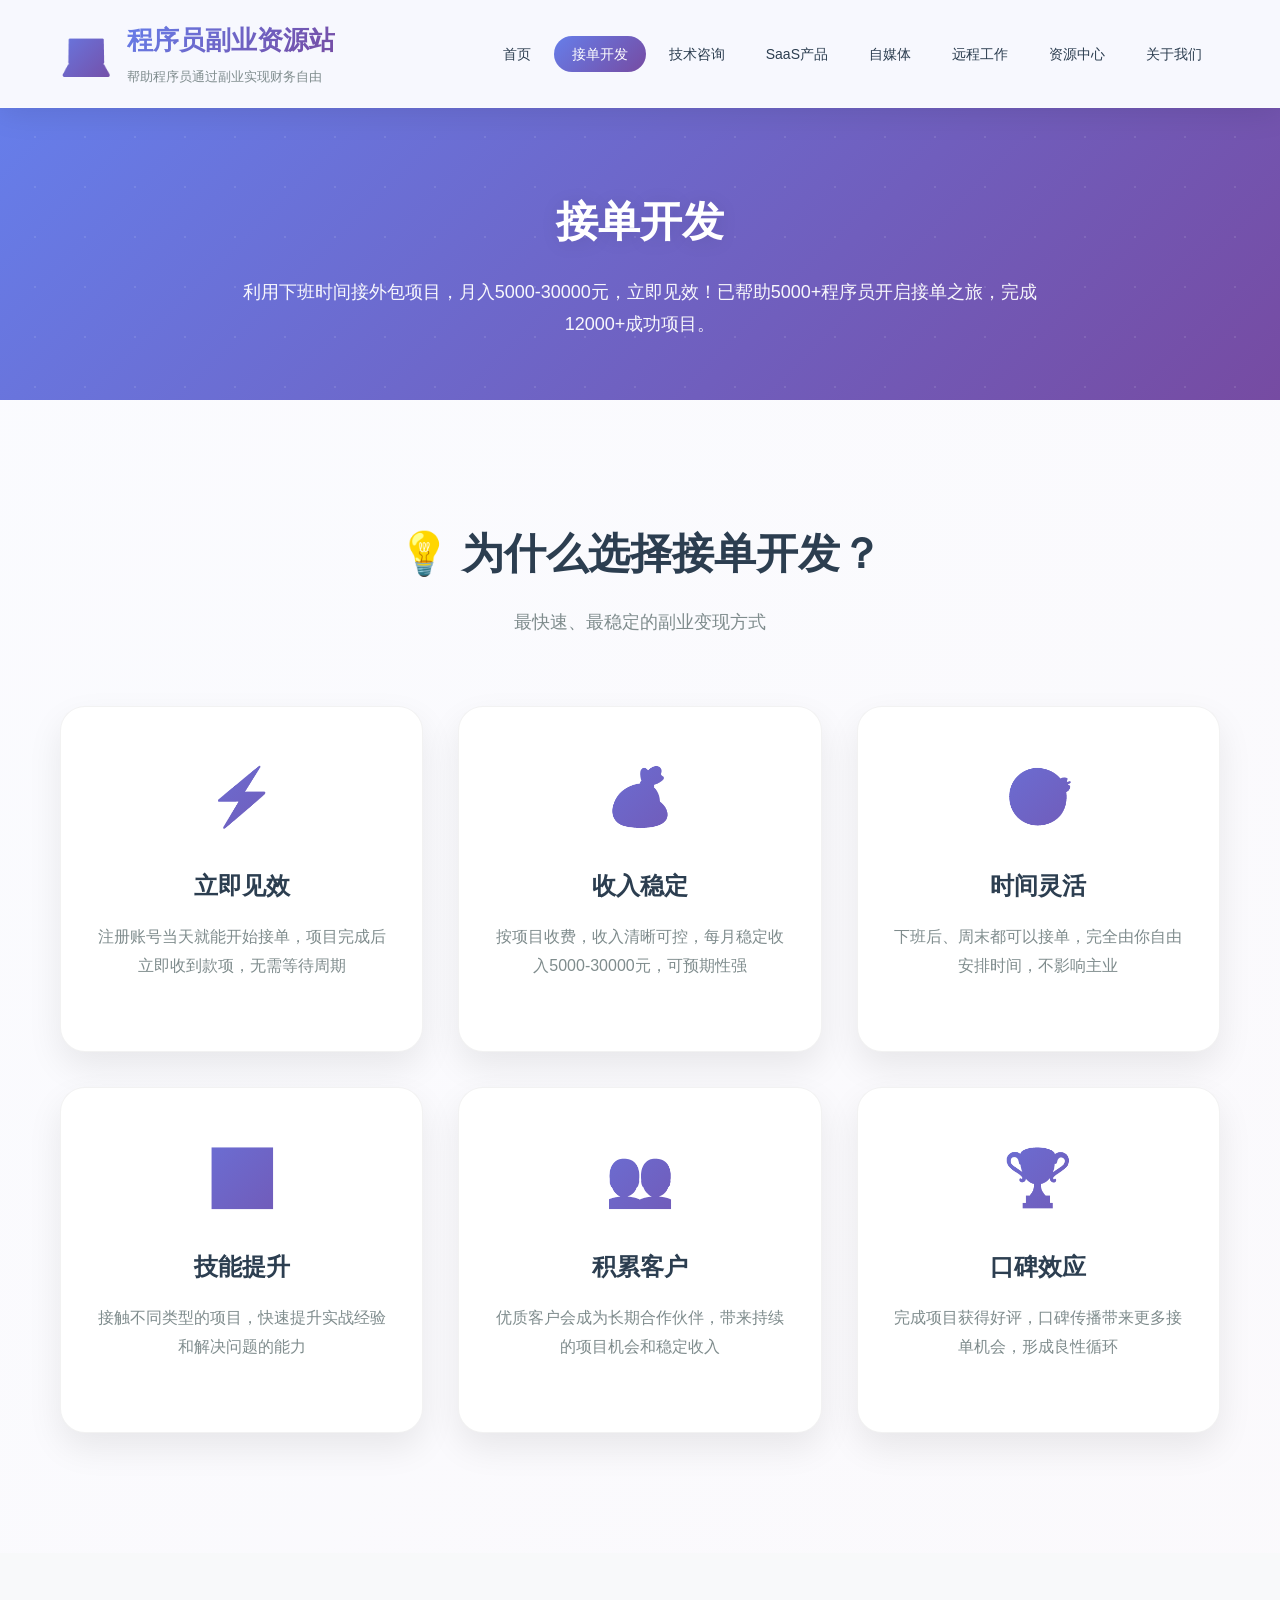
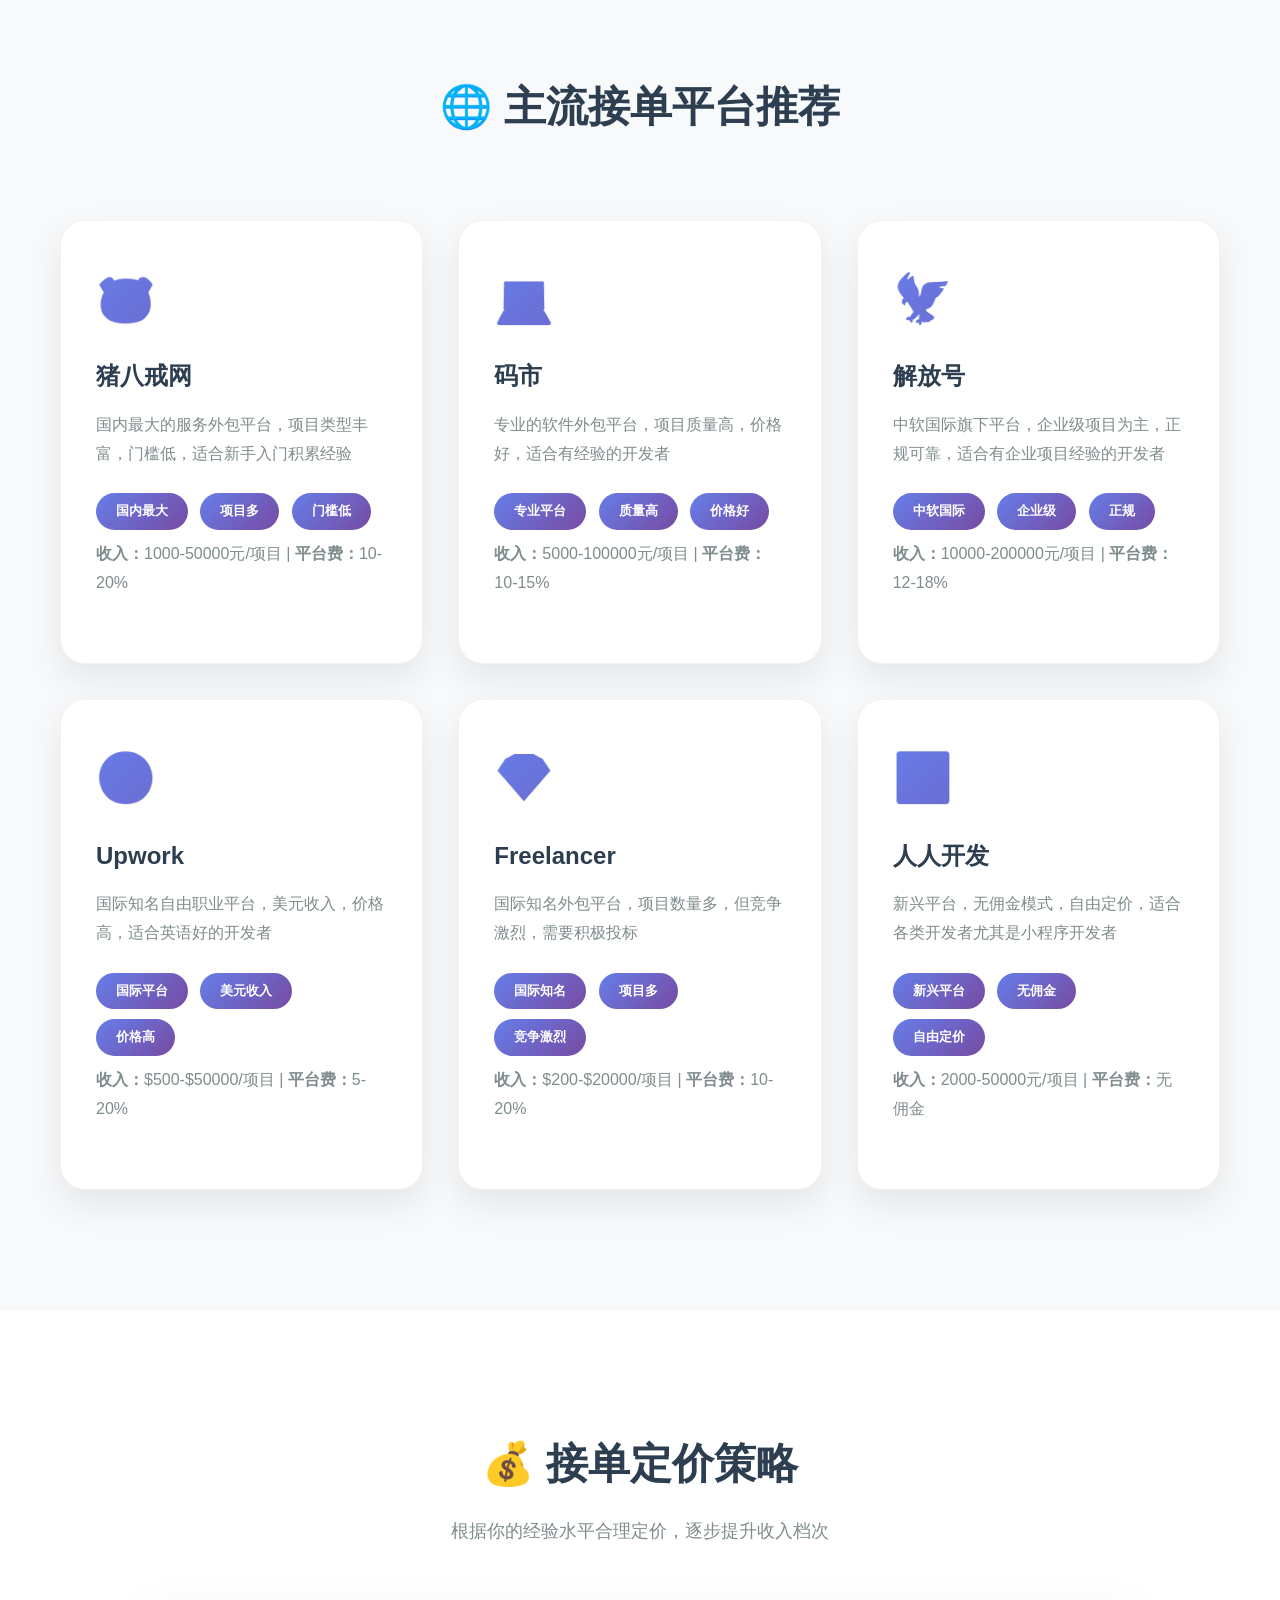
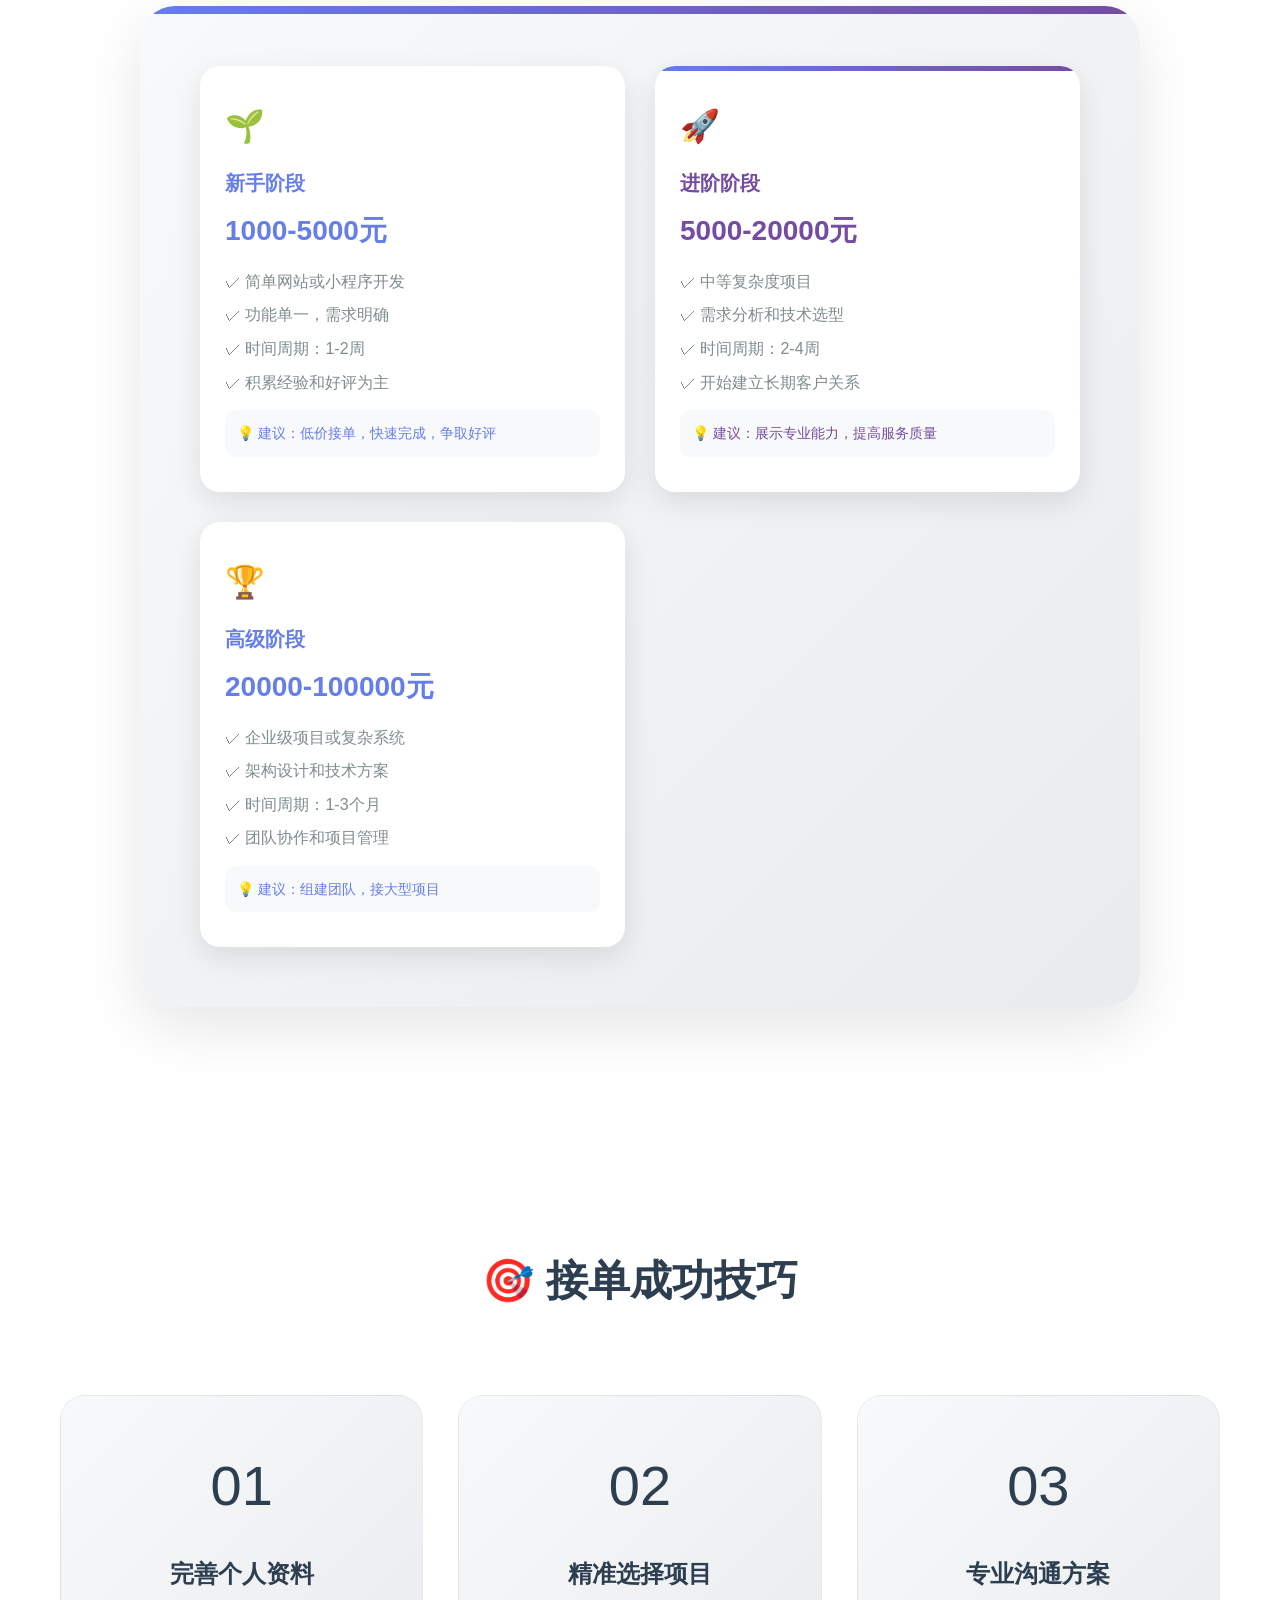
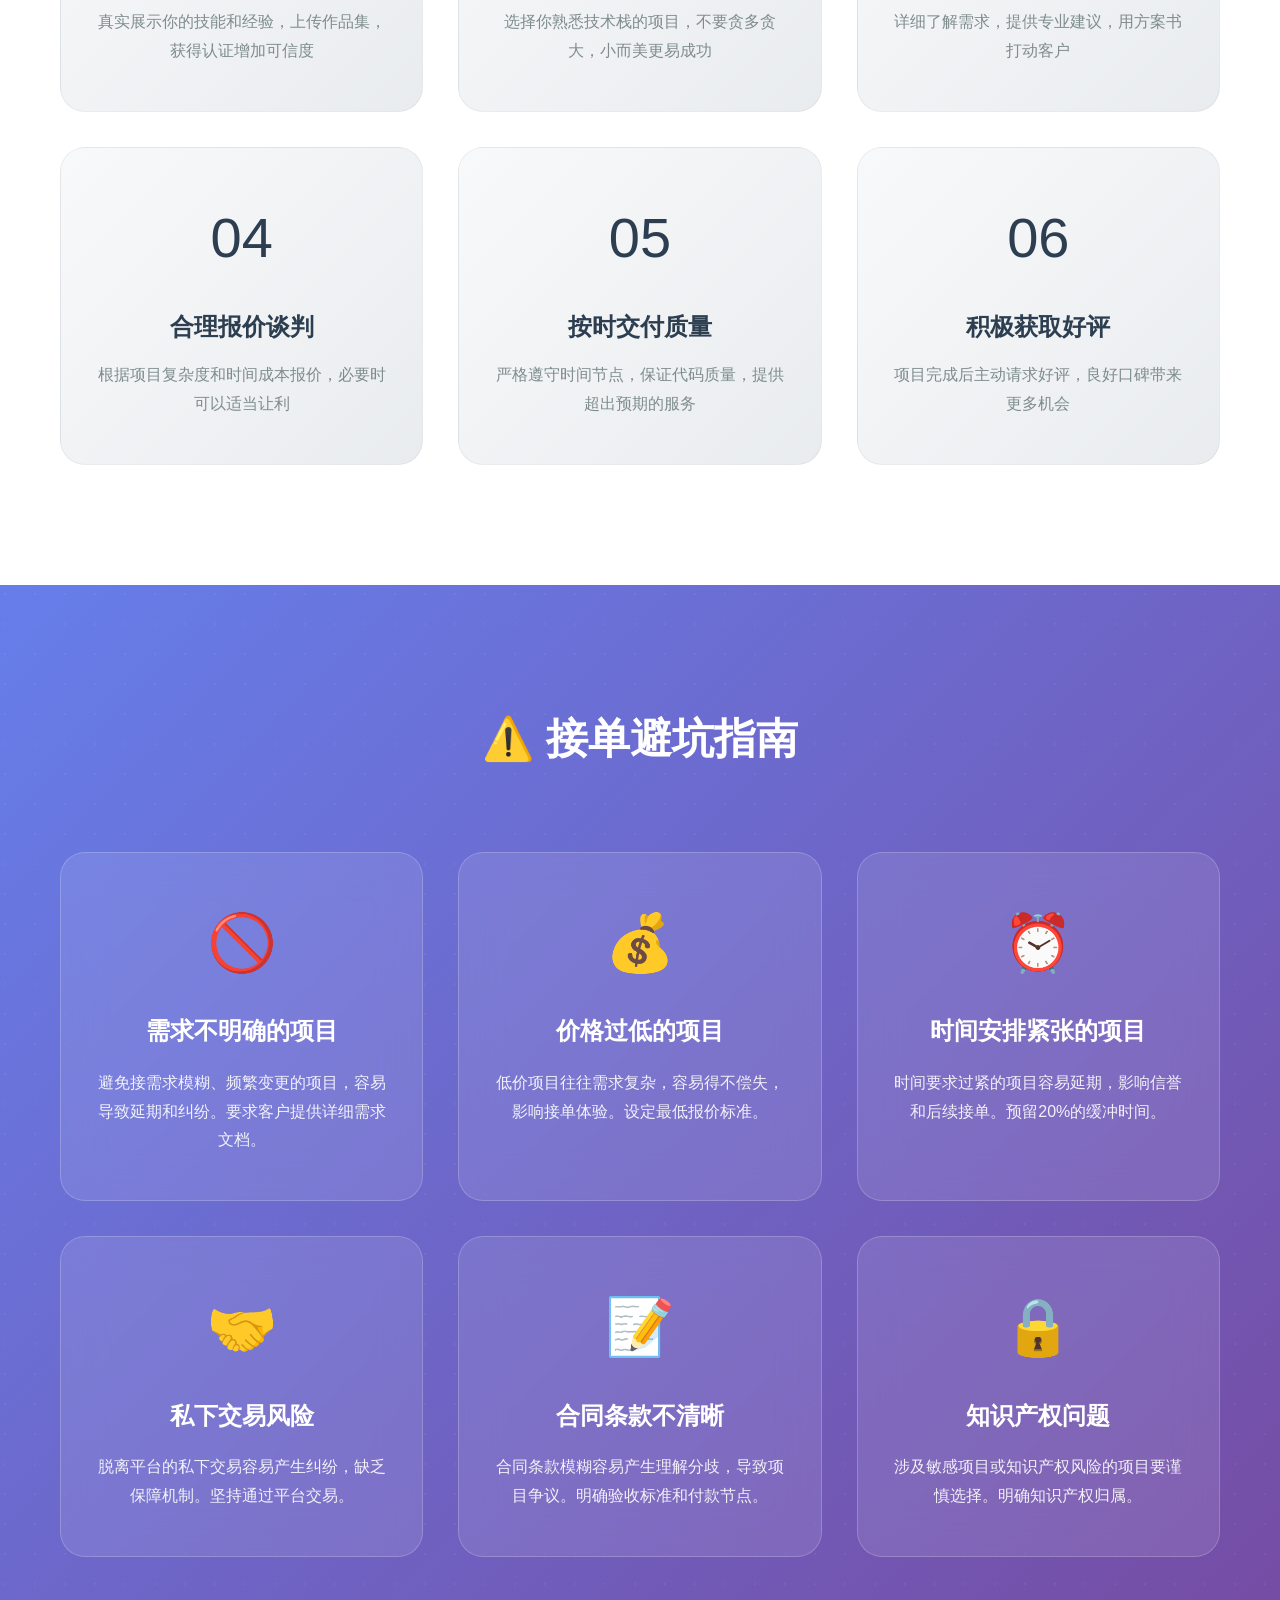
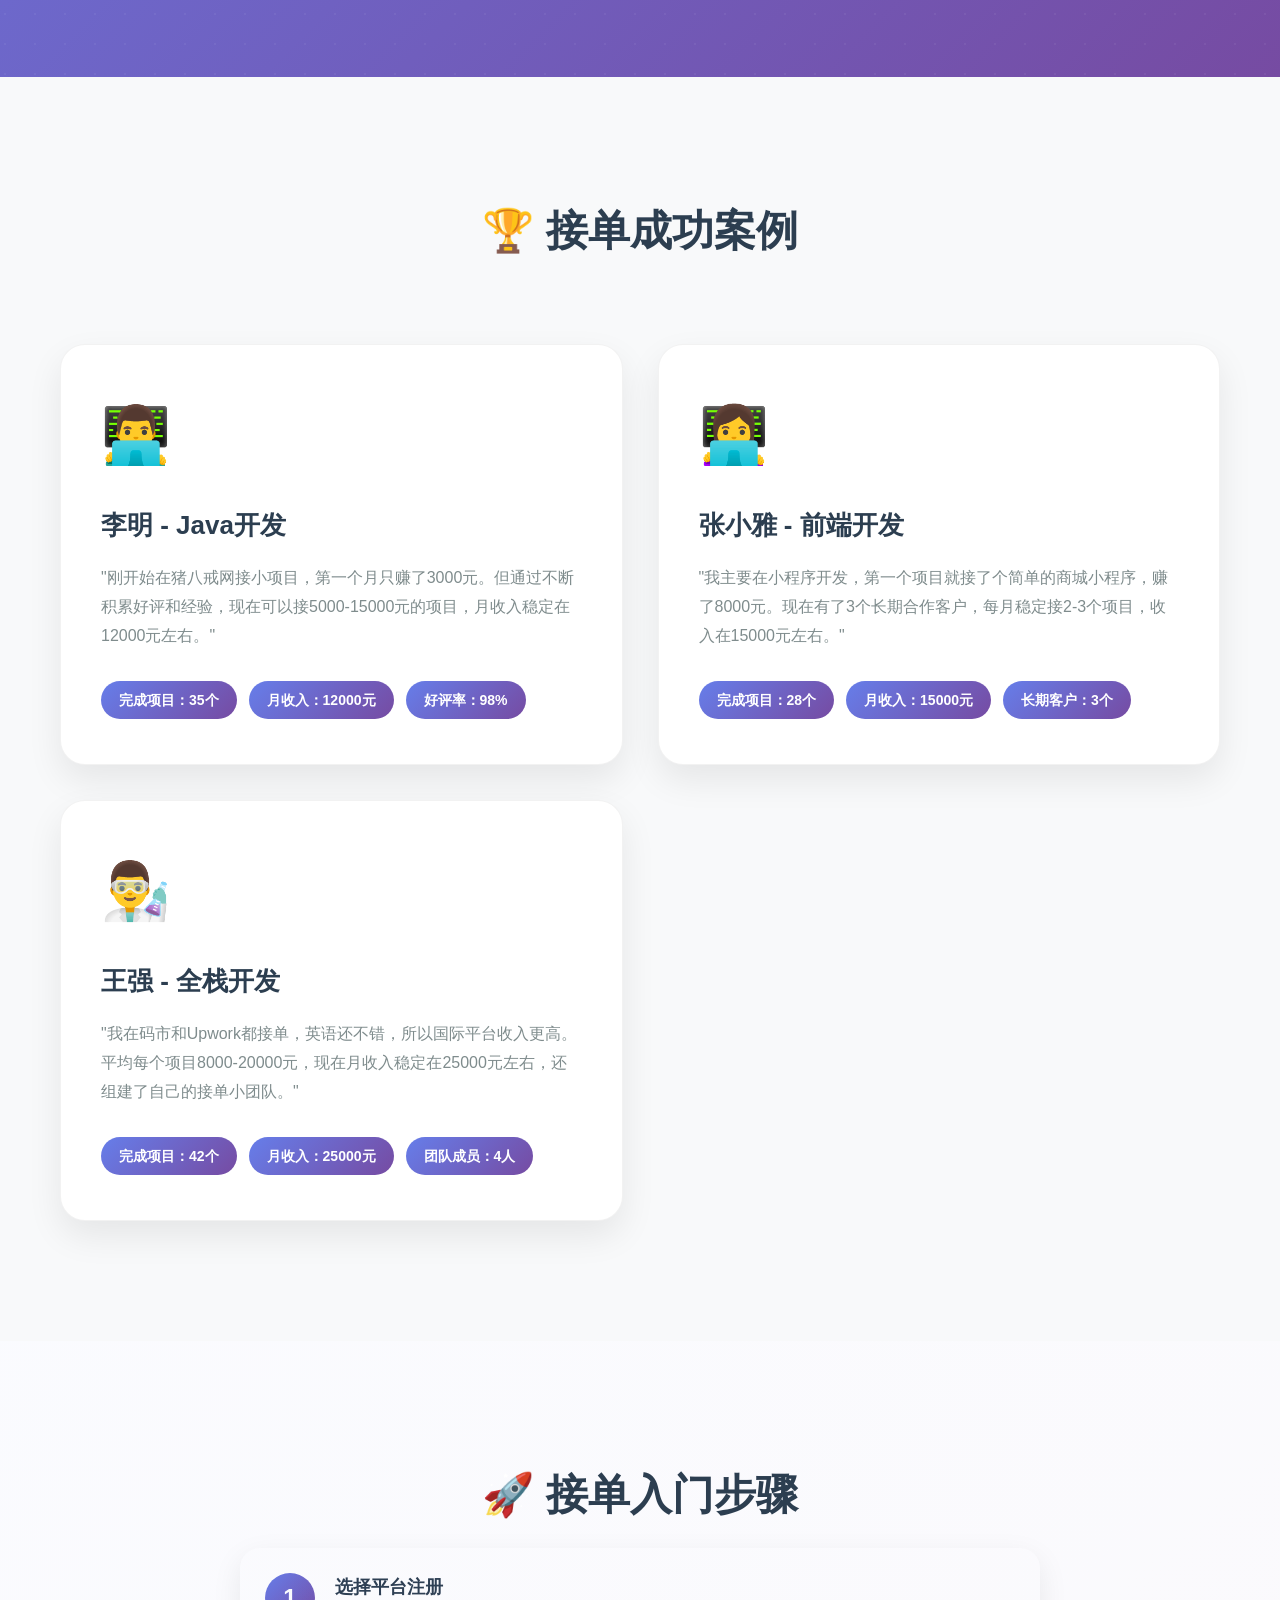
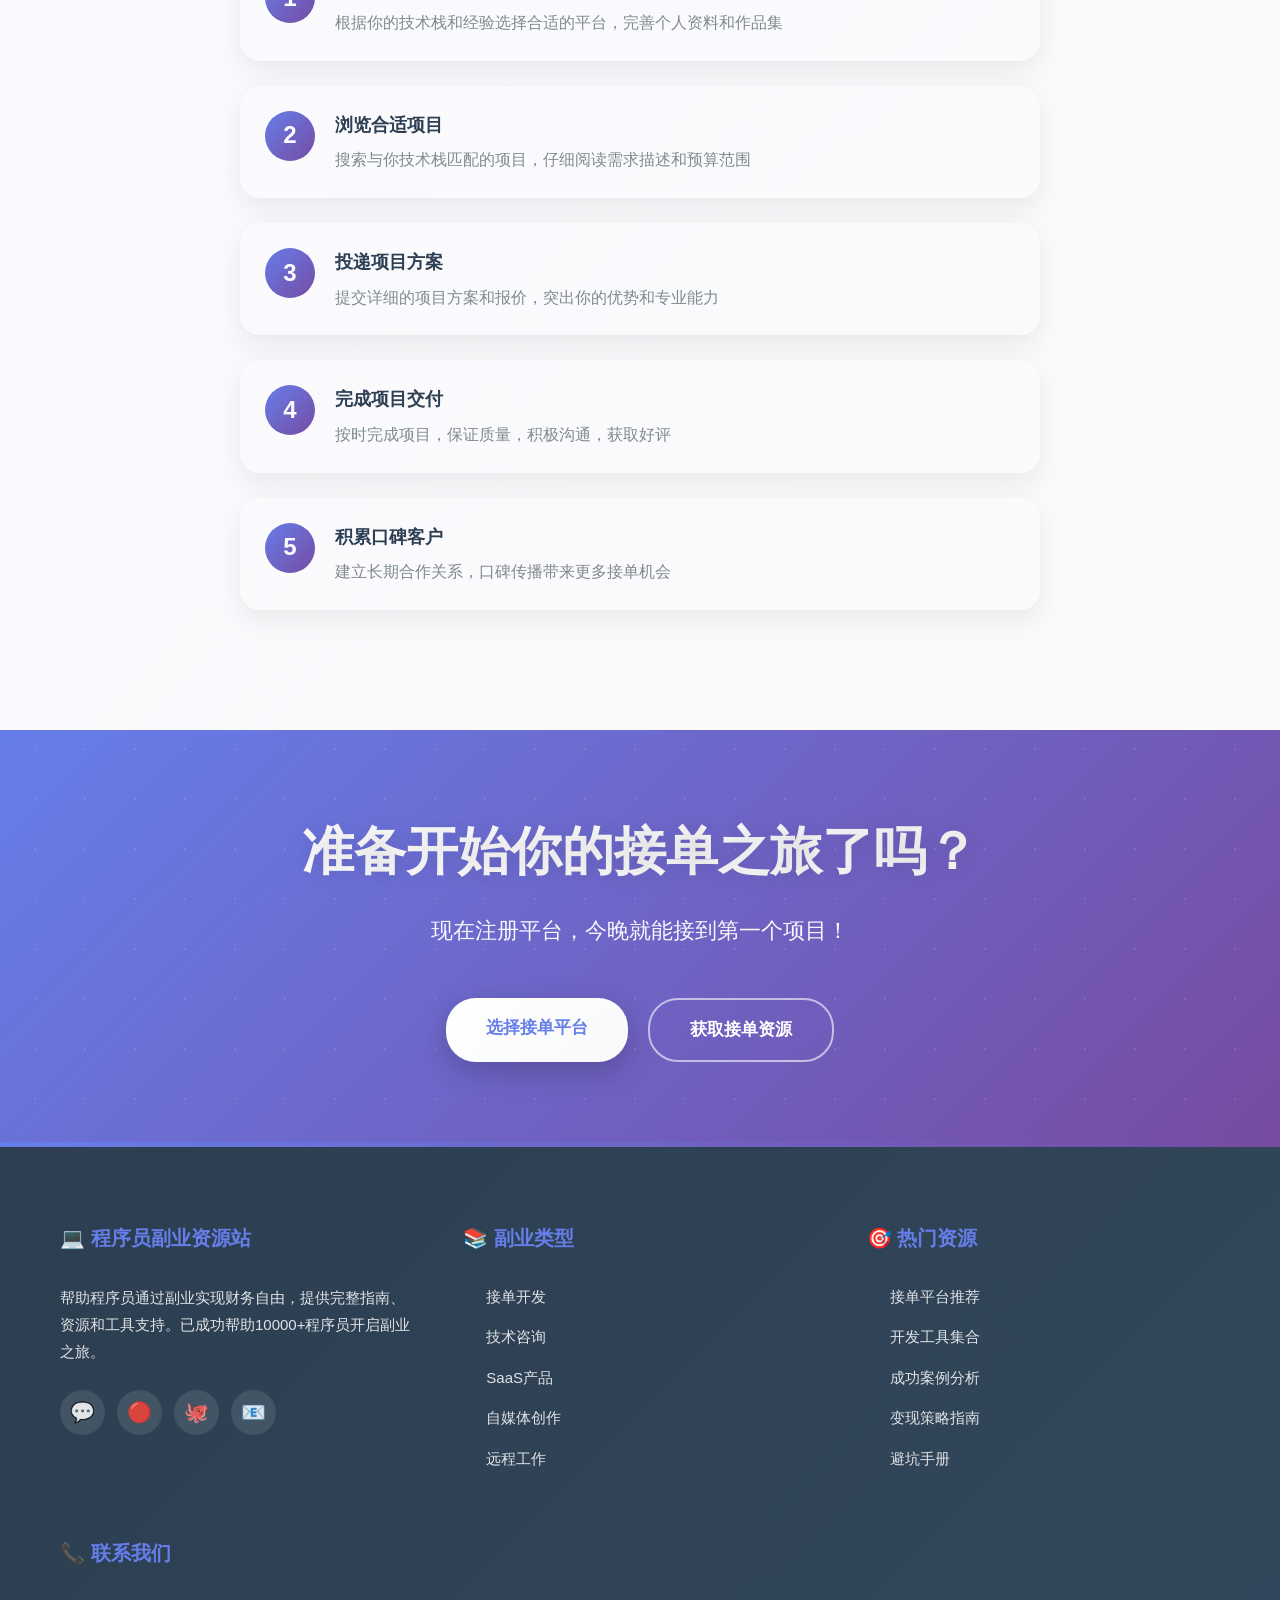
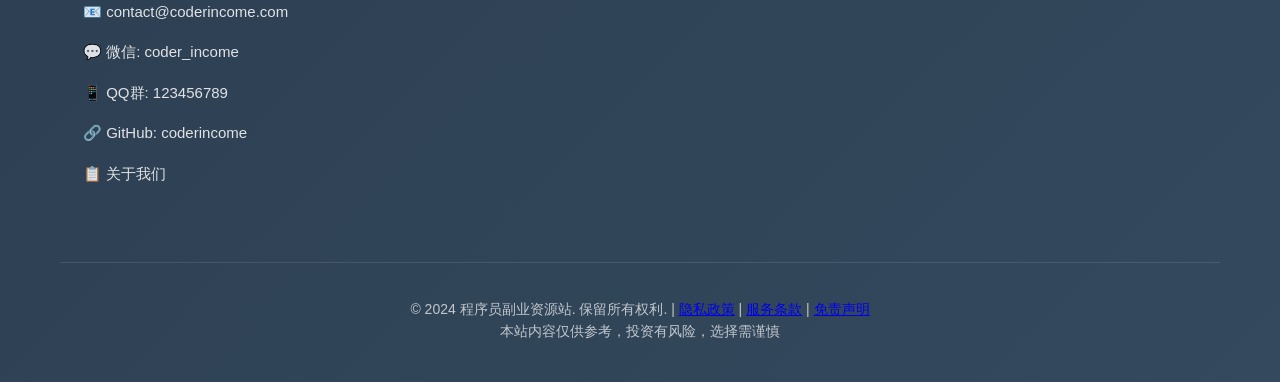
<file: freelance.html>
<!DOCTYPE html>
<html lang="zh-CN">
<head>
    <meta charset="UTF-8">
    <meta name="viewport" content="width=device-width, initial-scale=1.0">
    <title>接单开发 - 程序员副业资源站</title>
    <meta name="description" content="程序员接单开发指南，提供接单平台、定价策略、避坑指南、成功案例等实用信息，帮助程序员通过接单实现月入5000-30000元。">
    <meta name="keywords" content="程序员接单,外包开发,接单平台,接单技巧,程序员赚钱">
    <meta http-equiv="Content-Security-Policy" content="default-src 'self'; script-src 'self' 'unsafe-inline'; style-src 'self' 'unsafe-inline';">
    <meta name="referrer" content="no-referrer">
    <meta http-equiv="X-Content-Type-Options" content="nosniff">
    <link rel="stylesheet" href="styles.css">
</head>
<body>
    <header>
        <div class="container">
            <div class="logo">
                <div class="logo-icon">💻</div>
                <div class="logo-text">
                    <h1>程序员副业资源站</h1>
                    <p>帮助程序员通过副业实现财务自由</p>
                </div>
            </div>
            <nav>
                <ul>
                    <li><a href="index.html">首页</a></li>
                    <li><a href="freelance.html" class="active">接单开发</a></li>
                    <li><a href="consulting.html">技术咨询</a></li>
                    <li><a href="saas.html">SaaS产品</a></li>
                    <li><a href="media.html">自媒体</a></li>
                    <li><a href="remote.html">远程工作</a></li>
                    <li><a href="resources.html">资源中心</a></li>
                    <li><a href="about.html">关于我们</a></li>
                </ul>
            </nav>
        </div>
    </header>

    <main class="main-content">
        <!-- Page Header -->
        <section class="page-header">
            <div class="container">
                <div class="page-header-content">
                    <h1>接单开发</h1>
                    <p>利用下班时间接外包项目，月入5000-30000元，立即见效！已帮助5000+程序员开启接单之旅，完成12000+成功项目。</p>
                </div>
            </div>
        </section>

        <!-- Benefits Section -->
        <section class="features">
            <div class="container">
                <h3>💡 为什么选择接单开发？</h3>
                <p>最快速、最稳定的副业变现方式</p>
                <div class="feature-grid">
                    <div class="feature-card">
                        <div class="feature-icon">⚡</div>
                        <h4>立即见效</h4>
                        <p>注册账号当天就能开始接单，项目完成后立即收到款项，无需等待周期</p>
                    </div>
                    
                    <div class="feature-card">
                        <div class="feature-icon">💰</div>
                        <h4>收入稳定</h4>
                        <p>按项目收费，收入清晰可控，每月稳定收入5000-30000元，可预期性强</p>
                    </div>
                    
                    <div class="feature-card">
                        <div class="feature-icon">🎯</div>
                        <h4>时间灵活</h4>
                        <p>下班后、周末都可以接单，完全由你自由安排时间，不影响主业</p>
                    </div>
                    
                    <div class="feature-card">
                        <div class="feature-icon">📈</div>
                        <h4>技能提升</h4>
                        <p>接触不同类型的项目，快速提升实战经验和解决问题的能力</p>
                    </div>
                    
                    <div class="feature-card">
                        <div class="feature-icon">👥</div>
                        <h4>积累客户</h4>
                        <p>优质客户会成为长期合作伙伴，带来持续的项目机会和稳定收入</p>
                    </div>
                    
                    <div class="feature-card">
                        <div class="feature-icon">🏆</div>
                        <h4>口碑效应</h4>
                        <p>完成项目获得好评，口碑传播带来更多接单机会，形成良性循环</p>
                    </div>
                </div>
            </div>
        </section>

        <!-- Platforms Section -->
        <section class="resources">
            <div class="container">
                <h3>🌐 主流接单平台推荐</h3>
                <div class="resource-grid">
                    <div class="resource-item">
                        <div class="resource-icon">🐷</div>
                        <h4>猪八戒网</h4>
                        <p>国内最大的服务外包平台，项目类型丰富，门槛低，适合新手入门积累经验</p>
                        <div class="tags">
                            <span class="tag">国内最大</span>
                            <span class="tag">项目多</span>
                            <span class="tag">门槛低</span>
                        </div>
                        <p><strong>收入：</strong>1000-50000元/项目 | <strong>平台费：</strong>10-20%</p>
                    </div>
                    
                    <div class="resource-item">
                        <div class="resource-icon">💻</div>
                        <h4>码市</h4>
                        <p>专业的软件外包平台，项目质量高，价格好，适合有经验的开发者</p>
                        <div class="tags">
                            <span class="tag">专业平台</span>
                            <span class="tag">质量高</span>
                            <span class="tag">价格好</span>
                        </div>
                        <p><strong>收入：</strong>5000-100000元/项目 | <strong>平台费：</strong>10-15%</p>
                    </div>
                    
                    <div class="resource-item">
                        <div class="resource-icon">🦅</div>
                        <h4>解放号</h4>
                        <p>中软国际旗下平台，企业级项目为主，正规可靠，适合有企业项目经验的开发者</p>
                        <div class="tags">
                            <span class="tag">中软国际</span>
                            <span class="tag">企业级</span>
                            <span class="tag">正规</span>
                        </div>
                        <p><strong>收入：</strong>10000-200000元/项目 | <strong>平台费：</strong>12-18%</p>
                    </div>
                    
                    <div class="resource-item">
                        <div class="resource-icon">🌍</div>
                        <h4>Upwork</h4>
                        <p>国际知名自由职业平台，美元收入，价格高，适合英语好的开发者</p>
                        <div class="tags">
                            <span class="tag">国际平台</span>
                            <span class="tag">美元收入</span>
                            <span class="tag">价格高</span>
                        </div>
                        <p><strong>收入：</strong>$500-$50000/项目 | <strong>平台费：</strong>5-20%</p>
                    </div>
                    
                    <div class="resource-item">
                        <div class="resource-icon">💎</div>
                        <h4>Freelancer</h4>
                        <p>国际知名外包平台，项目数量多，但竞争激烈，需要积极投标</p>
                        <div class="tags">
                            <span class="tag">国际知名</span>
                            <span class="tag">项目多</span>
                            <span class="tag">竞争激烈</span>
                        </div>
                        <p><strong>收入：</strong>$200-$20000/项目 | <strong>平台费：</strong>10-20%</p>
                    </div>
                    
                    <div class="resource-item">
                        <div class="resource-icon">👨‍👩‍👧‍👦</div>
                        <h4>人人开发</h4>
                        <p>新兴平台，无佣金模式，自由定价，适合各类开发者尤其是小程序开发者</p>
                        <div class="tags">
                            <span class="tag">新兴平台</span>
                            <span class="tag">无佣金</span>
                            <span class="tag">自由定价</span>
                        </div>
                        <p><strong>收入：</strong>2000-50000元/项目 | <strong>平台费：</strong>无佣金</p>
                    </div>
                </div>
            </div>
        </section>

        <!-- Pricing Strategy -->
        <section class="income-calculator">
            <div class="container">
                <h3>💰 接单定价策略</h3>
                <p>根据你的经验水平合理定价，逐步提升收入档次</p>
                <div class="calculator">
                    <div style="display: grid; grid-template-columns: repeat(auto-fit, minmax(300px, 1fr)); gap: 30px;">
                        <div style="background: white; padding: 35px 25px; border-radius: 20px; box-shadow: 0 10px 30px rgba(0,0,0,0.1);">
                            <div style="font-size: 32px; margin-bottom: 15px;">🌱</div>
                            <h4 style="color: #667eea; font-size: 20px; margin-bottom: 10px; font-weight: 700;">新手阶段</h4>
                            <div style="font-size: 28px; font-weight: 800; color: #667eea; margin-bottom: 15px;">1000-5000元</div>
                            <ul style="list-style: none; padding: 0; margin-bottom: 15px; color: #7f8c8d;">
                                <li style="margin-bottom: 8px;">✓ 简单网站或小程序开发</li>
                                <li style="margin-bottom: 8px;">✓ 功能单一，需求明确</li>
                                <li style="margin-bottom: 8px;">✓ 时间周期：1-2周</li>
                                <li>✓ 积累经验和好评为主</li>
                            </ul>
                            <div style="background: #f8f9fa; padding: 12px; border-radius: 10px; font-size: 14px; color: #667eea;">
                                💡 建议：低价接单，快速完成，争取好评
                            </div>
                        </div>
                        
                        <div style="background: white; padding: 35px 25px; border-radius: 20px; box-shadow: 0 10px 30px rgba(0,0,0,0.1); position: relative; overflow: hidden;">
                            <div style="position: absolute; top: 0; left: 0; right: 0; height: 5px; background: linear-gradient(135deg, #667eea 0%, #764ba2 100%);"></div>
                            <div style="font-size: 32px; margin-bottom: 15px;">🚀</div>
                            <h4 style="color: #764ba2; font-size: 20px; margin-bottom: 10px; font-weight: 700;">进阶阶段</h4>
                            <div style="font-size: 28px; font-weight: 800; color: #764ba2; margin-bottom: 15px;">5000-20000元</div>
                            <ul style="list-style: none; padding: 0; margin-bottom: 15px; color: #7f8c8d;">
                                <li style="margin-bottom: 8px;">✓ 中等复杂度项目</li>
                                <li style="margin-bottom: 8px;">✓ 需求分析和技术选型</li>
                                <li style="margin-bottom: 8px;">✓ 时间周期：2-4周</li>
                                <li>✓ 开始建立长期客户关系</li>
                            </ul>
                            <div style="background: #f8f9fa; padding: 12px; border-radius: 10px; font-size: 14px; color: #764ba2;">
                                💡 建议：展示专业能力，提高服务质量
                            </div>
                        </div>
                        
                        <div style="background: white; padding: 35px 25px; border-radius: 20px; box-shadow: 0 10px 30px rgba(0,0,0,0.1);">
                            <div style="font-size: 32px; margin-bottom: 15px;">🏆</div>
                            <h4 style="color: #667eea; font-size: 20px; margin-bottom: 10px; font-weight: 700;">高级阶段</h4>
                            <div style="font-size: 28px; font-weight: 800; color: #667eea; margin-bottom: 15px;">20000-100000元</div>
                            <ul style="list-style: none; padding: 0; margin-bottom: 15px; color: #7f8c8d;">
                                <li style="margin-bottom: 8px;">✓ 企业级项目或复杂系统</li>
                                <li style="margin-bottom: 8px;">✓ 架构设计和技术方案</li>
                                <li style="margin-bottom: 8px;">✓ 时间周期：1-3个月</li>
                                <li>✓ 团队协作和项目管理</li>
                            </ul>
                            <div style="background: #f8f9fa; padding: 12px; border-radius: 10px; font-size: 14px; color: #667eea;">
                                💡 建议：组建团队，接大型项目
                            </div>
                        </div>
                    </div>
                </div>
            </div>
        </section>

        <!-- Tips Section -->
        <section class="tools">
            <div class="container">
                <h3>🎯 接单成功技巧</h3>
                <div class="tools-grid">
                    <div class="tool-item">
                        <div class="tool-icon">01</div>
                        <h4>完善个人资料</h4>
                        <p>真实展示你的技能和经验，上传作品集，获得认证增加可信度</p>
                    </div>
                    
                    <div class="tool-item">
                        <div class="tool-icon">02</div>
                        <h4>精准选择项目</h4>
                        <p>选择你熟悉技术栈的项目，不要贪多贪大，小而美更易成功</p>
                    </div>
                    
                    <div class="tool-item">
                        <div class="tool-icon">03</div>
                        <h4>专业沟通方案</h4>
                        <p>详细了解需求，提供专业建议，用方案书打动客户</p>
                    </div>
                    
                    <div class="tool-item">
                        <div class="tool-icon">04</div>
                        <h4>合理报价谈判</h4>
                        <p>根据项目复杂度和时间成本报价，必要时可以适当让利</p>
                    </div>
                    
                    <div class="tool-item">
                        <div class="tool-icon">05</div>
                        <h4>按时交付质量</h4>
                        <p>严格遵守时间节点，保证代码质量，提供超出预期的服务</p>
                    </div>
                    
                    <div class="tool-item">
                        <div class="tool-icon">06</div>
                        <h4>积极获取好评</h4>
                        <p>项目完成后主动请求好评，良好口碑带来更多机会</p>
                    </div>
                </div>
            </div>
        </section>

        <!-- Pitfalls Section -->
        <section class="benefits">
            <div class="container">
                <h3>⚠️ 接单避坑指南</h3>
                <div class="benefits-grid">
                    <div class="benefit-item">
                        <div class="benefit-icon">🚫</div>
                        <h4>需求不明确的项目</h4>
                        <p>避免接需求模糊、频繁变更的项目，容易导致延期和纠纷。要求客户提供详细需求文档。</p>
                    </div>
                    
                    <div class="benefit-item">
                        <div class="benefit-icon">💰</div>
                        <h4>价格过低的项目</h4>
                        <p>低价项目往往需求复杂，容易得不偿失，影响接单体验。设定最低报价标准。</p>
                    </div>
                    
                    <div class="benefit-item">
                        <div class="benefit-icon">⏰</div>
                        <h4>时间安排紧张的项目</h4>
                        <p>时间要求过紧的项目容易延期，影响信誉和后续接单。预留20%的缓冲时间。</p>
                    </div>
                    
                    <div class="benefit-item">
                        <div class="benefit-icon">🤝</div>
                        <h4>私下交易风险</h4>
                        <p>脱离平台的私下交易容易产生纠纷，缺乏保障机制。坚持通过平台交易。</p>
                    </div>
                    
                    <div class="benefit-item">
                        <div class="benefit-icon">📝</div>
                        <h4>合同条款不清晰</h4>
                        <p>合同条款模糊容易产生理解分歧，导致项目争议。明确验收标准和付款节点。</p>
                    </div>
                    
                    <div class="benefit-item">
                        <div class="benefit-icon">🔒</div>
                        <h4>知识产权问题</h4>
                        <p>涉及敏感项目或知识产权风险的项目要谨慎选择。明确知识产权归属。</p>
                    </div>
                </div>
            </div>
        </section>

        <!-- Success Stories -->
        <section class="success-stories">
            <div class="container">
                <h3>🏆 接单成功案例</h3>
                <div class="stories-grid">
                    <div class="story-card">
                        <div class="story-icon">👨‍💻</div>
                        <h4>李明 - Java开发</h4>
                        <p>"刚开始在猪八戒网接小项目，第一个月只赚了3000元。但通过不断积累好评和经验，现在可以接5000-15000元的项目，月收入稳定在12000元左右。"</p>
                        <div class="stats">
                            <span class="success-tag">完成项目：35个</span>
                            <span class="success-tag">月收入：12000元</span>
                            <span class="success-tag">好评率：98%</span>
                        </div>
                    </div>
                    
                    <div class="story-card">
                        <div class="story-icon">👩‍💻</div>
                        <h4>张小雅 - 前端开发</h4>
                        <p>"我主要在小程序开发，第一个项目就接了个简单的商城小程序，赚了8000元。现在有了3个长期合作客户，每月稳定接2-3个项目，收入在15000元左右。"</p>
                        <div class="stats">
                            <span class="success-tag">完成项目：28个</span>
                            <span class="success-tag">月收入：15000元</span>
                            <span class="success-tag">长期客户：3个</span>
                        </div>
                    </div>
                    
                    <div class="story-card">
                        <div class="story-icon">👨‍🔬</div>
                        <h4>王强 - 全栈开发</h4>
                        <p>"我在码市和Upwork都接单，英语还不错，所以国际平台收入更高。平均每个项目8000-20000元，现在月收入稳定在25000元左右，还组建了自己的接单小团队。"</p>
                        <div class="stats">
                            <span class="success-tag">完成项目：42个</span>
                            <span class="success-tag">月收入：25000元</span>
                            <span class="success-tag">团队成员：4人</span>
                        </div>
                    </div>
                </div>
            </div>
        </section>

        <!-- Getting Started -->
        <section class="features">
            <div class="container">
                <h3>🚀 接单入门步骤</h3>
                <div style="display: grid; gap: 25px; max-width: 800px; margin: 0 auto;">
                    <div style="display: flex; gap: 20px; align-items: flex-start; background: white; padding: 25px; border-radius: 20px; box-shadow: 0 10px 30px rgba(0,0,0,0.08);">
                        <div style="background: linear-gradient(135deg, #667eea 0%, #764ba2 100%); color: white; width: 50px; height: 50px; border-radius: 50%; display: flex; align-items: center; justify-content: center; font-size: 24px; font-weight: 800; flex-shrink: 0;">1</div>
                        <div>
                            <h4 style="margin-bottom: 8px; color: #2c3e50; font-size: 18px; font-weight: 700;">选择平台注册</h4>
                            <p style="color: #7f8c8d; line-height: 1.6;">根据你的技术栈和经验选择合适的平台，完善个人资料和作品集</p>
                        </div>
                    </div>
                    
                    <div style="display: flex; gap: 20px; align-items: flex-start; background: white; padding: 25px; border-radius: 20px; box-shadow: 0 10px 30px rgba(0,0,0,0.08);">
                        <div style="background: linear-gradient(135deg, #667eea 0%, #764ba2 100%); color: white; width: 50px; height: 50px; border-radius: 50%; display: flex; align-items: center; justify-content: center; font-size: 24px; font-weight: 800; flex-shrink: 0;">2</div>
                        <div>
                            <h4 style="margin-bottom: 8px; color: #2c3e50; font-size: 18px; font-weight: 700;">浏览合适项目</h4>
                            <p style="color: #7f8c8d; line-height: 1.6;">搜索与你技术栈匹配的项目，仔细阅读需求描述和预算范围</p>
                        </div>
                    </div>
                    
                    <div style="display: flex; gap: 20px; align-items: flex-start; background: white; padding: 25px; border-radius: 20px; box-shadow: 0 10px 30px rgba(0,0,0,0.08);">
                        <div style="background: linear-gradient(135deg, #667eea 0%, #764ba2 100%); color: white; width: 50px; height: 50px; border-radius: 50%; display: flex; align-items: center; justify-content: center; font-size: 24px; font-weight: 800; flex-shrink: 0;">3</div>
                        <div>
                            <h4 style="margin-bottom: 8px; color: #2c3e50; font-size: 18px; font-weight: 700;">投递项目方案</h4>
                            <p style="color: #7f8c8d; line-height: 1.6;">提交详细的项目方案和报价，突出你的优势和专业能力</p>
                        </div>
                    </div>
                    
                    <div style="display: flex; gap: 20px; align-items: flex-start; background: white; padding: 25px; border-radius: 20px; box-shadow: 0 10px 30px rgba(0,0,0,0.08);">
                        <div style="background: linear-gradient(135deg, #667eea 0%, #764ba2 100%); color: white; width: 50px; height: 50px; border-radius: 50%; display: flex; align-items: center; justify-content: center; font-size: 24px; font-weight: 800; flex-shrink: 0;">4</div>
                        <div>
                            <h4 style="margin-bottom: 8px; color: #2c3e50; font-size: 18px; font-weight: 700;">完成项目交付</h4>
                            <p style="color: #7f8c8d; line-height: 1.6;">按时完成项目，保证质量，积极沟通，获取好评</p>
                        </div>
                    </div>
                    
                    <div style="display: flex; gap: 20px; align-items: flex-start; background: white; padding: 25px; border-radius: 20px; box-shadow: 0 10px 30px rgba(0,0,0,0.08);">
                        <div style="background: linear-gradient(135deg, #667eea 0%, #764ba2 100%); color: white; width: 50px; height: 50px; border-radius: 50%; display: flex; align-items: center; justify-content: center; font-size: 24px; font-weight: 800; flex-shrink: 0;">5</div>
                        <div>
                            <h4 style="margin-bottom: 8px; color: #2c3e50; font-size: 18px; font-weight: 700;">积累口碑客户</h4>
                            <p style="color: #7f8c8d; line-height: 1.6;">建立长期合作关系，口碑传播带来更多接单机会</p>
                        </div>
                    </div>
                </div>
            </div>
        </section>

        <!-- CTA Section -->
        <section class="hero" style="padding: 80px 0;">
            <div class="container">
                <div class="hero-content">
                    <h2>准备开始你的接单之旅了吗？</h2>
                    <p>现在注册平台，今晚就能接到第一个项目！</p>
                    <div class="cta-buttons">
                        <a href="#platforms" class="btn-primary">选择接单平台</a>
                        <a href="resources.html" class="btn-secondary">获取接单资源</a>
                    </div>
                </div>
            </div>
        </section>
    </main>

    <footer>
        <div class="container">
            <div class="footer-content">
                <div class="footer-section">
                    <h4>💻 程序员副业资源站</h4>
                    <p>帮助程序员通过副业实现财务自由，提供完整指南、资源和工具支持。已成功帮助10000+程序员开启副业之旅。</p>
                    <div class="social-links">
                        <a href="#" title="微信">💬</a>
                        <a href="#" title="微博">🔴</a>
                        <a href="#" title="GitHub">🐙</a>
                        <a href="#" title="邮箱">📧</a>
                    </div>
                </div>
                
                <div class="footer-section">
                    <h4>📚 副业类型</h4>
                    <ul>
                        <li><a href="freelance.html">接单开发</a></li>
                        <li><a href="consulting.html">技术咨询</a></li>
                        <li><a href="saas.html">SaaS产品</a></li>
                        <li><a href="media.html">自媒体创作</a></li>
                        <li><a href="remote.html">远程工作</a></li>
                    </ul>
                </div>
                
                <div class="footer-section">
                    <h4>🎯 热门资源</h4>
                    <ul>
                        <li><a href="resources.html">接单平台推荐</a></li>
                        <li><a href="resources.html">开发工具集合</a></li>
                        <li><a href="resources.html">成功案例分析</a></li>
                        <li><a href="resources.html">变现策略指南</a></li>
                        <li><a href="resources.html">避坑手册</a></li>
                    </ul>
                </div>
                
                <div class="footer-section">
                    <h4>📞 联系我们</h4>
                    <ul>
                        <li><a href="mailto:contact@coderincome.com">📧 contact@coderincome.com</a></li>
                        <li><a href="#">💬 微信: coder_income</a></li>
                        <li><a href="#">📱 QQ群: 123456789</a></li>
                        <li><a href="#">🔗 GitHub: coderincome</a></li>
                        <li><a href="about.html">📋 关于我们</a></li>
                    </ul>
                </div>
            </div>
            
            <div class="footer-bottom">
                <p>© 2024 程序员副业资源站. 保留所有权利. | <a href="#">隐私政策</a> | <a href="#">服务条款</a> | <a href="#">免责声明</a></p>
                <p>本站内容仅供参考，投资有风险，选择需谨慎</p>
            </div>
        </div>
    </footer>
</body>
</html>
</file>
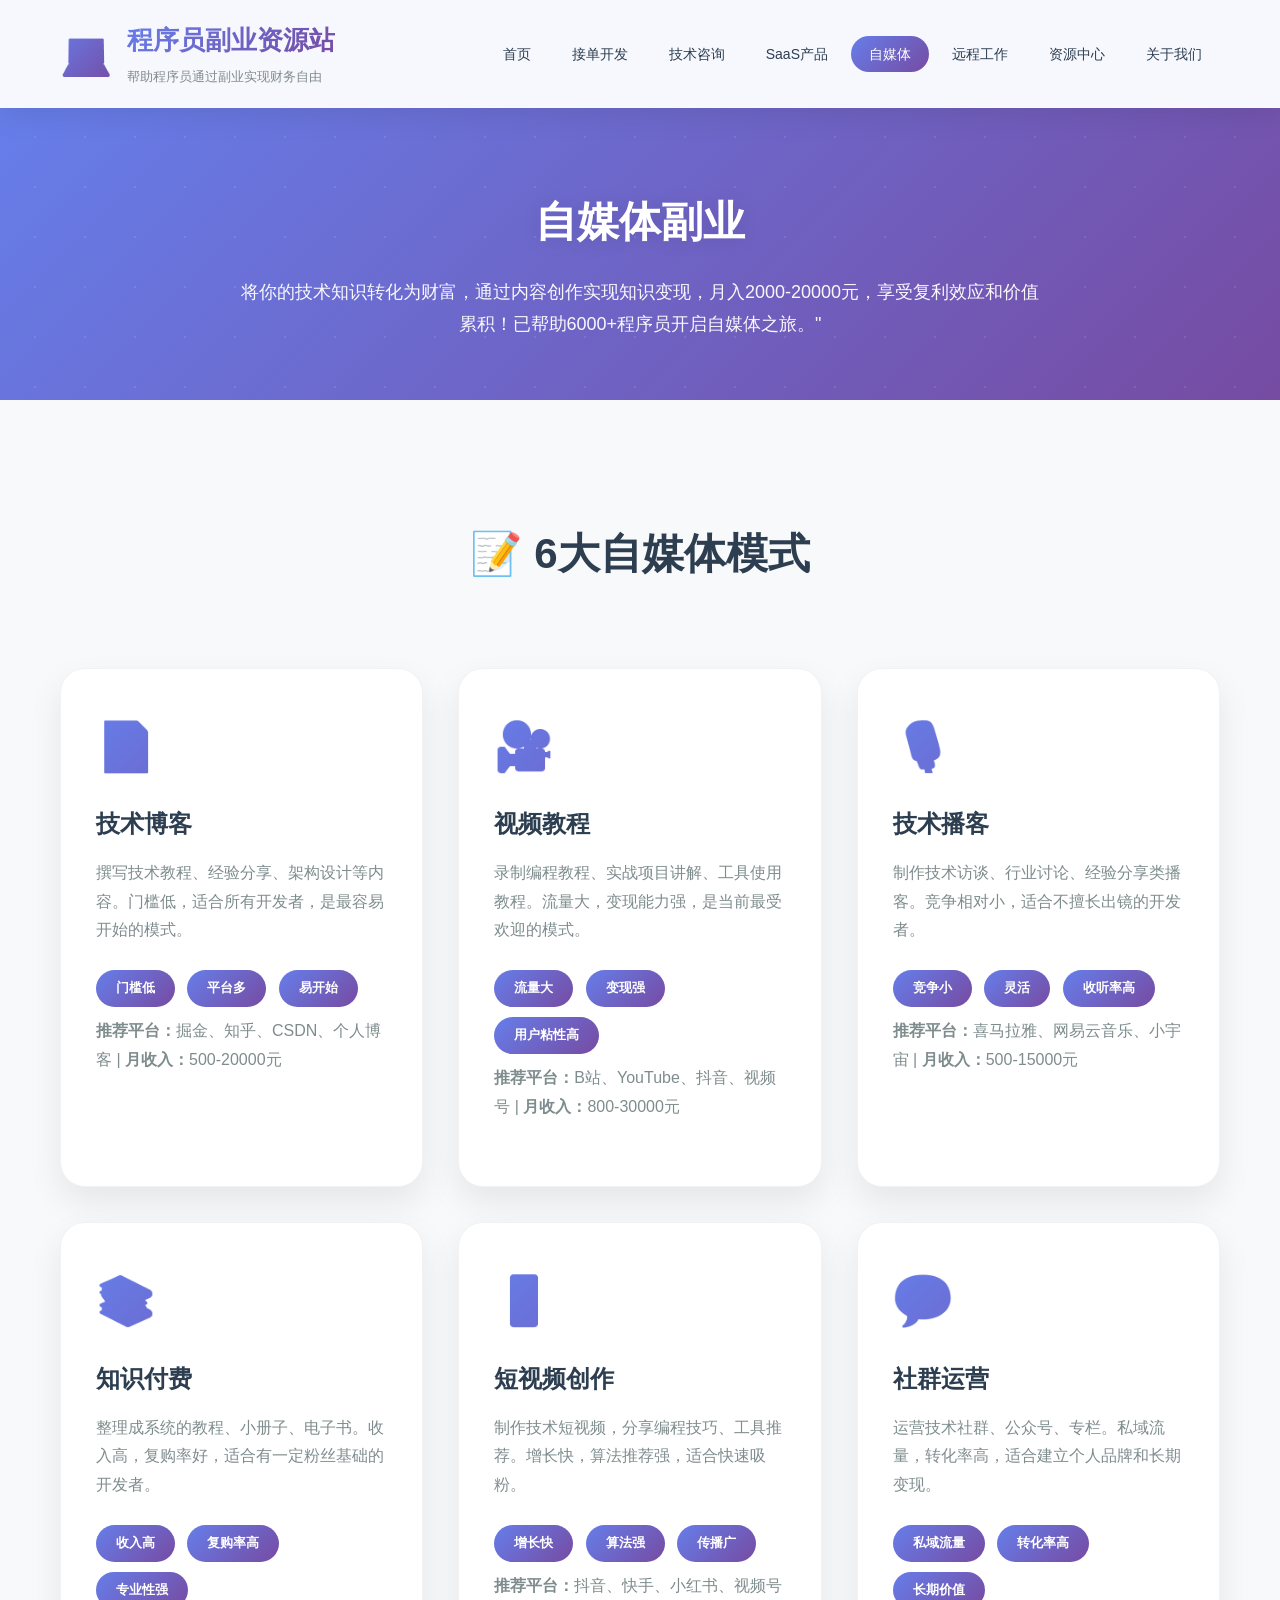
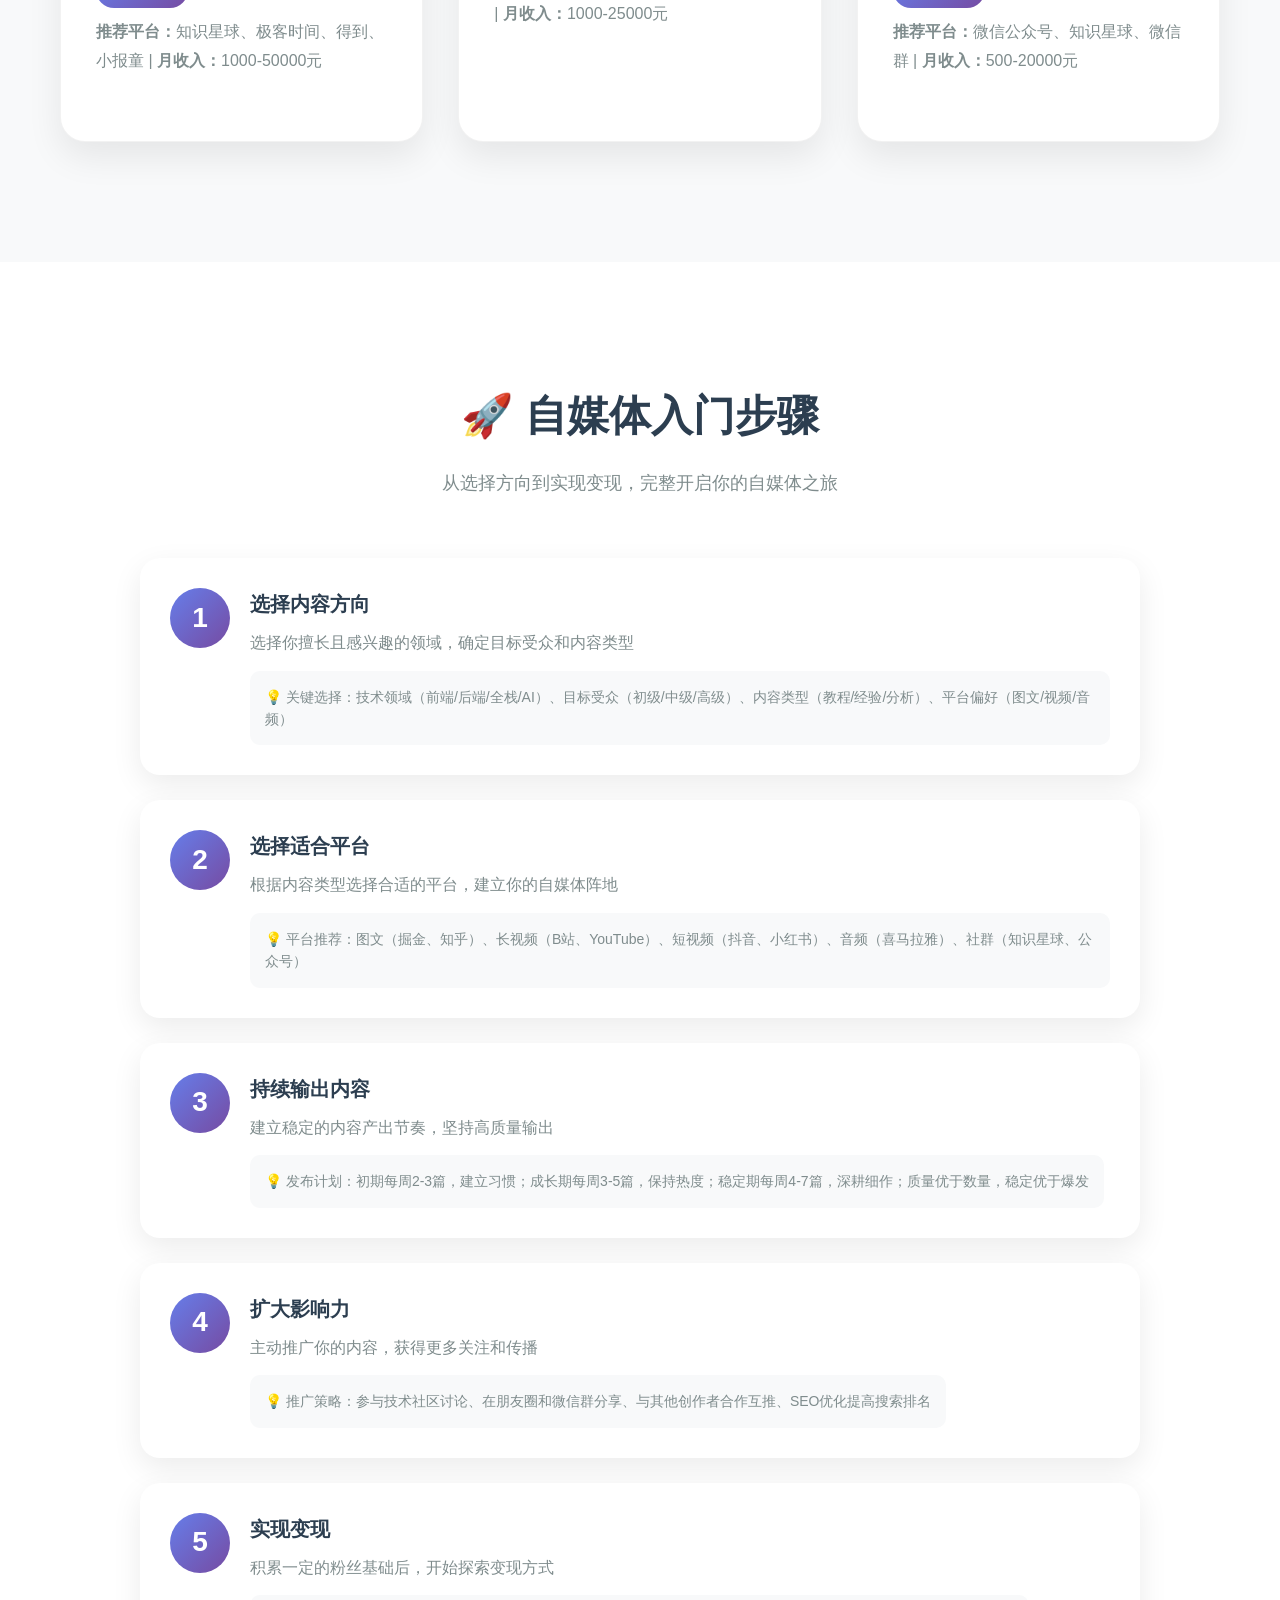
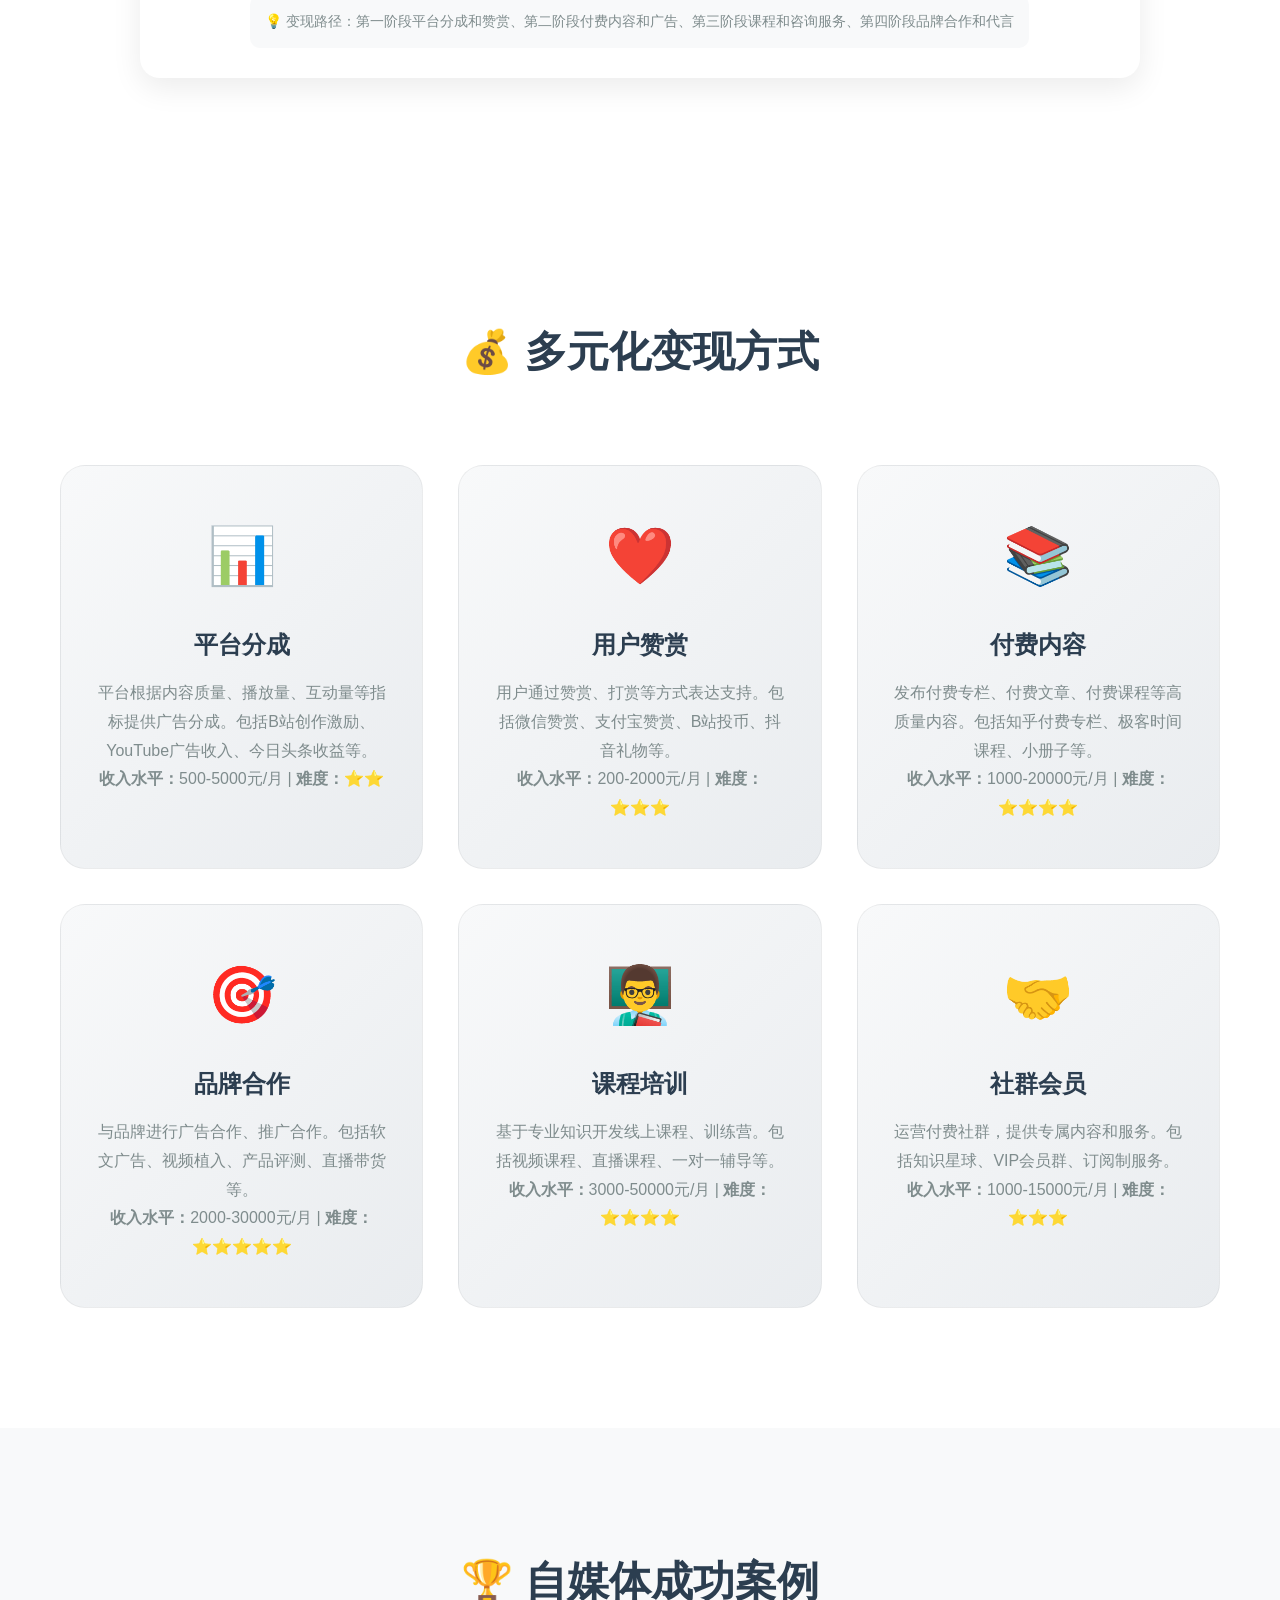
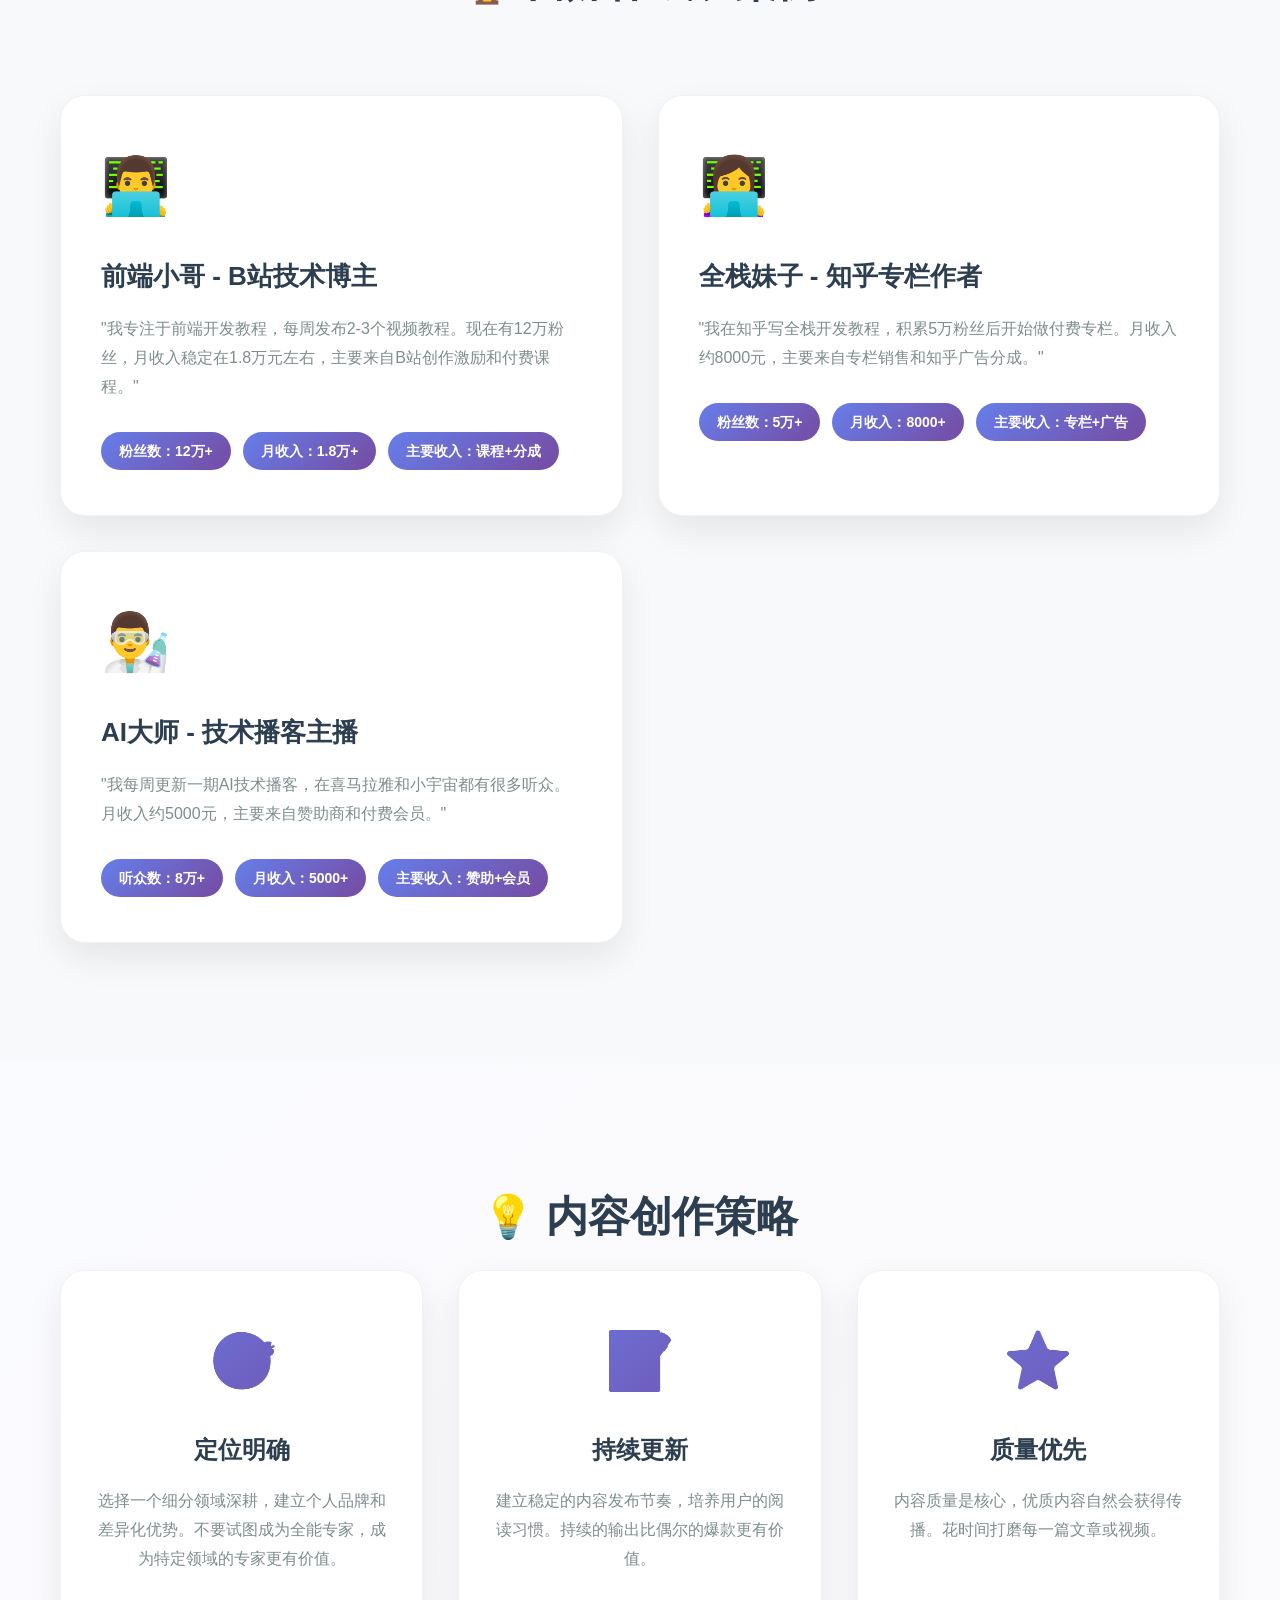
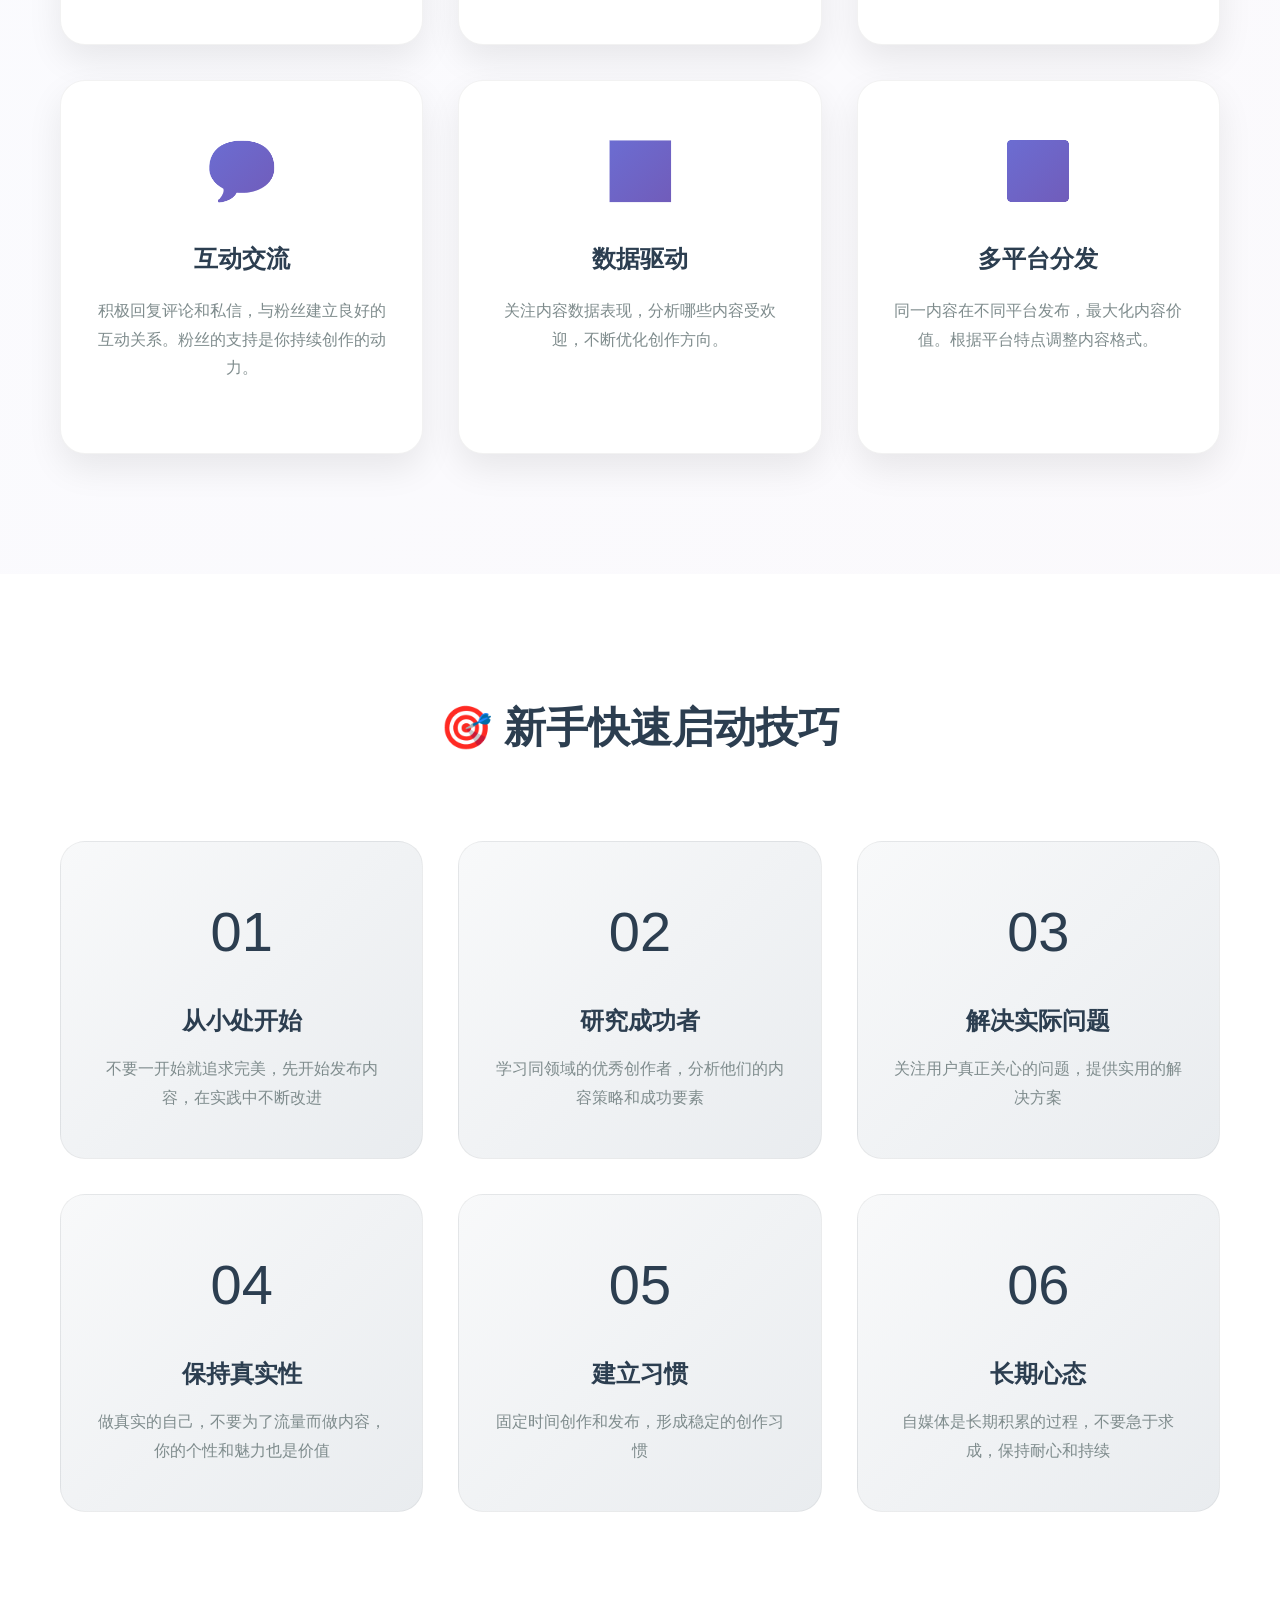
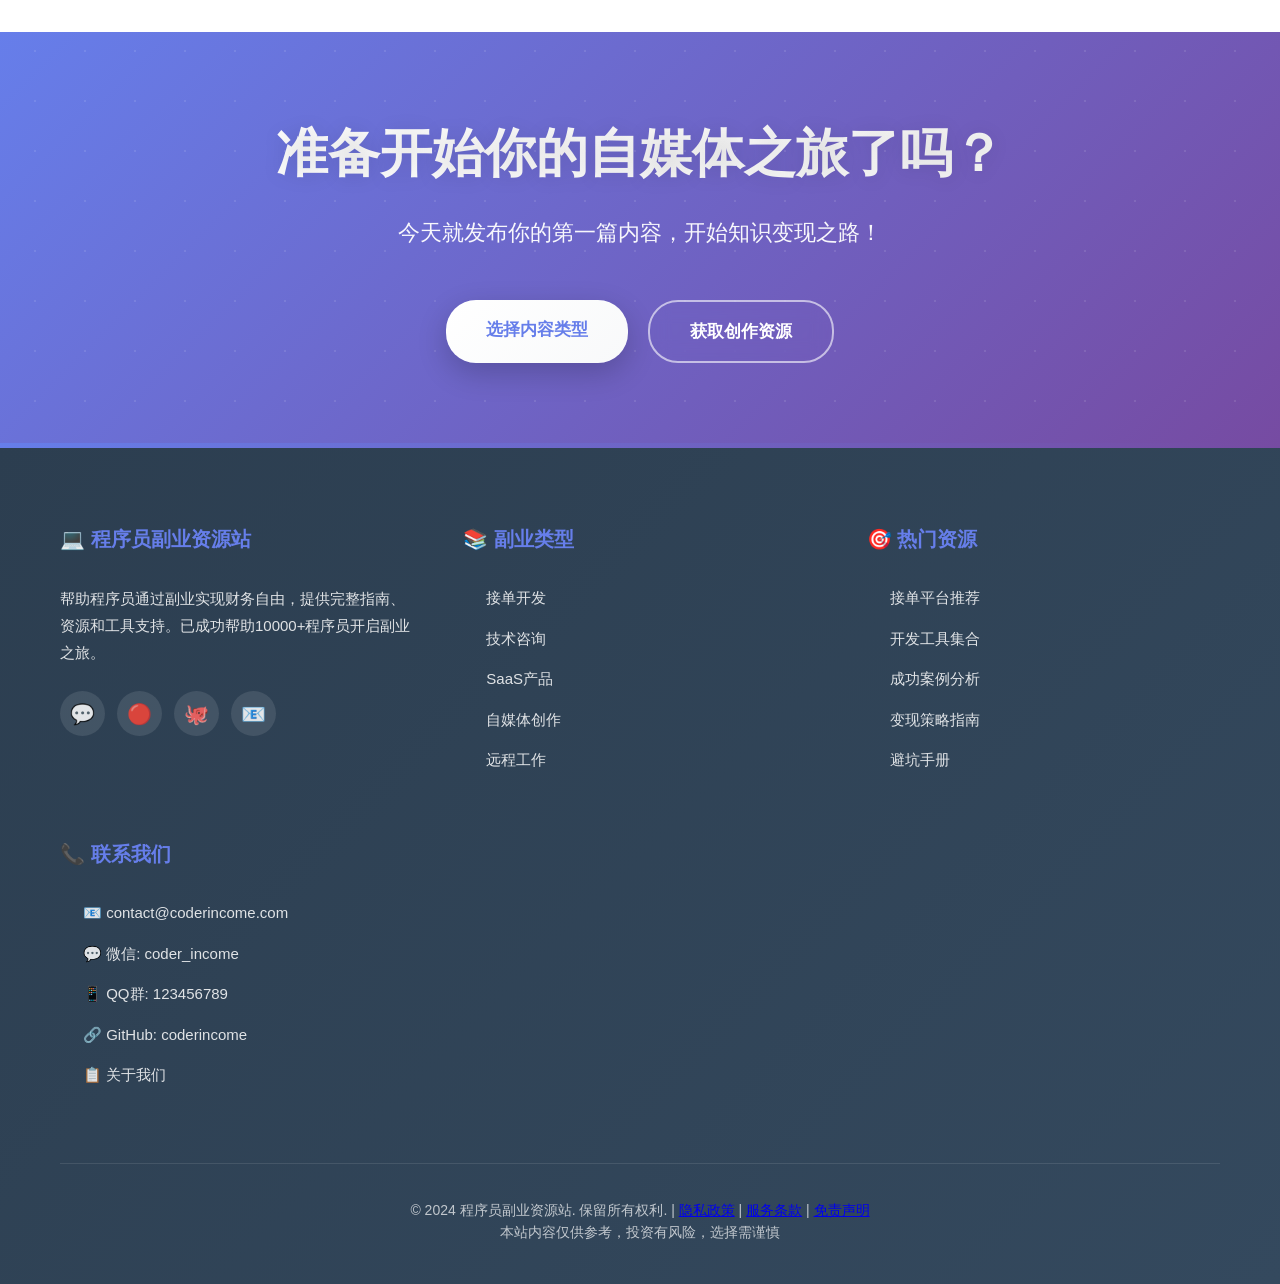
<file: media.html>
<!DOCTYPE html>
<html lang="zh-CN">
<head>
    <meta charset="UTF-8">
    <meta name="viewport" content="width=device-width, initial-scale=1.0">
    <title>自媒体 - 程序员副业资源站</title>
    <meta name="description" content="程序员自媒体副业指南，提供技术博客、视频教程、技术播客、知识付费等多元化收入模式，帮助程序员通过内容创作实现月入2000-20000元。">
    <meta name="keywords" content="技术博客,视频教程,技术播客,知识付费,自媒体变现,程序员写作">
    <meta http-equiv="Content-Security-Policy" content="default-src 'self'; script-src 'self' 'unsafe-inline'; style-src 'self' 'unsafe-inline';">
    <meta name="referrer" content="no-referrer">
    <meta http-equiv="X-Content-Type-Options" content="nosniff">
    <link rel="stylesheet" href="styles.css">
</head>
<body>
    <header>
        <div class="container">
            <div class="logo">
                <div class="logo-icon">💻</div>
                <div class="logo-text">
                    <h1>程序员副业资源站</h1>
                    <p>帮助程序员通过副业实现财务自由</p>
                </div>
            </div>
            <nav>
                <ul>
                    <li><a href="index.html">首页</a></li>
                    <li><a href="freelance.html">接单开发</a></li>
                    <li><a href="consulting.html">技术咨询</a></li>
                    <li><a href="saas.html">SaaS产品</a></li>
                    <li><a href="media.html" class="active">自媒体</a></li>
                    <li><a href="remote.html">远程工作</a></li>
                    <li><a href="resources.html">资源中心</a></li>
                    <li><a href="about.html">关于我们</a></li>
                </ul>
            </nav>
        </div>
    </header>

    <main class="main-content">
        <!-- Page Header -->
        <section class="page-header">
            <div class="container">
                <div class="page-header-content">
                    <h1>自媒体副业</h1>
                    <p>将你的技术知识转化为财富，通过内容创作实现知识变现，月入2000-20000元，享受复利效应和价值累积！已帮助6000+程序员开启自媒体之旅。"</p>
                </div>
            </div>
        </section>

        <!-- Content Types -->
        <section class="resources">
            <div class="container">
                <h3>📝 6大自媒体模式</h3>
                <div class="resource-grid">
                    <div class="resource-item">
                        <div class="resource-icon">📄</div>
                        <h4>技术博客</h4>
                        <p>撰写技术教程、经验分享、架构设计等内容。门槛低，适合所有开发者，是最容易开始的模式。</p>
                        <div class="tags">
                            <span class="tag">门槛低</span>
                            <span class="tag">平台多</span>
                            <span class="tag">易开始</span>
                        </div>
                        <p><strong>推荐平台：</strong>掘金、知乎、CSDN、个人博客 | <strong>月收入：</strong>500-20000元</p>
                    </div>
                    
                    <div class="resource-item">
                        <div class="resource-icon">🎥</div>
                        <h4>视频教程</h4>
                        <p>录制编程教程、实战项目讲解、工具使用教程。流量大，变现能力强，是当前最受欢迎的模式。</p>
                        <div class="tags">
                            <span class="tag">流量大</span>
                            <span class="tag">变现强</span>
                            <span class="tag">用户粘性高</span>
                        </div>
                        <p><strong>推荐平台：</strong>B站、YouTube、抖音、视频号 | <strong>月收入：</strong>800-30000元</p>
                    </div>
                    
                    <div class="resource-item">
                        <div class="resource-icon">🎙️</div>
                        <h4>技术播客</h4>
                        <p>制作技术访谈、行业讨论、经验分享类播客。竞争相对小，适合不擅长出镜的开发者。</p>
                        <div class="tags">
                            <span class="tag">竞争小</span>
                            <span class="tag">灵活</span>
                            <span class="tag">收听率高</span>
                        </div>
                        <p><strong>推荐平台：</strong>喜马拉雅、网易云音乐、小宇宙 | <strong>月收入：</strong>500-15000元</p>
                    </div>
                    
                    <div class="resource-item">
                        <div class="resource-icon">📚</div>
                        <h4>知识付费</h4>
                        <p>整理成系统的教程、小册子、电子书。收入高，复购率好，适合有一定粉丝基础的开发者。</p>
                        <div class="tags">
                            <span class="tag">收入高</span>
                            <span class="tag">复购率高</span>
                            <span class="tag">专业性强</span>
                        </div>
                        <p><strong>推荐平台：</strong>知识星球、极客时间、得到、小报童 | <strong>月收入：</strong>1000-50000元</p>
                    </div>
                    
                    <div class="resource-item">
                        <div class="resource-icon">📱</div>
                        <h4>短视频创作</h4>
                        <p>制作技术短视频，分享编程技巧、工具推荐。增长快，算法推荐强，适合快速吸粉。</p>
                        <div class="tags">
                            <span class="tag">增长快</span>
                            <span class="tag">算法强</span>
                            <span class="tag">传播广</span>
                        </div>
                        <p><strong>推荐平台：</strong>抖音、快手、小红书、视频号 | <strong>月收入：</strong>1000-25000元</p>
                    </div>
                    
                    <div class="resource-item">
                        <div class="resource-icon">💬</div>
                        <h4>社群运营</h4>
                        <p>运营技术社群、公众号、专栏。私域流量，转化率高，适合建立个人品牌和长期变现。</p>
                        <div class="tags">
                            <span class="tag">私域流量</span>
                            <span class="tag">转化率高</span>
                            <span class="tag">长期价值</span>
                        </div>
                        <p><strong>推荐平台：</strong>微信公众号、知识星球、微信群 | <strong>月收入：</strong>500-20000元</p>
                    </div>
                </div>
            </div>
        </section>

        <!-- Getting Started -->
        <section class="income-calculator">
            <div class="container">
                <h3>🚀 自媒体入门步骤</h3>
                <p>从选择方向到实现变现，完整开启你的自媒体之旅</p>
                <div style="display: grid; gap: 25px; max-width: 1000px; margin: 0 auto;">
                    <div style="display: flex; gap: 20px; align-items: flex-start; background: white; padding: 30px; border-radius: 20px; box-shadow: 0 10px 30px rgba(0,0,0,0.08);">
                        <div style="background: linear-gradient(135deg, #667eea 0%, #764ba2 100%); color: white; width: 60px; height: 60px; border-radius: 50%; display: flex; align-items: center; justify-content: center; font-size: 28px; font-weight: 800; flex-shrink: 0;">1</div>
                        <div>
                            <h4 style="margin-bottom: 10px; color: #2c3e50; font-size: 20px; font-weight: 700;">选择内容方向</h4>
                            <p style="color: #7f8c8d; line-height: 1.6; margin-bottom: 15px;">选择你擅长且感兴趣的领域，确定目标受众和内容类型</p>
                            <div style="background: #f8f9fa; padding: 15px; border-radius: 10px; font-size: 14px; color: #7f8c8d;">
                                💡 关键选择：技术领域（前端/后端/全栈/AI）、目标受众（初级/中级/高级）、内容类型（教程/经验/分析）、平台偏好（图文/视频/音频）
                            </div>
                        </div>
                    </div>
                    
                    <div style="display: flex; gap: 20px; align-items: flex-start; background: white; padding: 30px; border-radius: 20px; box-shadow: 0 10px 30px rgba(0,0,0,0.08);">
                        <div style="background: linear-gradient(135deg, #667eea 0%, #764ba2 100%); color: white; width: 60px; height: 60px; border-radius: 50%; display: flex; align-items: center; justify-content: center; font-size: 28px; font-weight: 800; flex-shrink: 0;">2</div>
                        <div>
                            <h4 style="margin-bottom: 10px; color: #2c3e50; font-size: 20px; font-weight: 700;">选择适合平台</h4>
                            <p style="color: #7f8c8d; line-height: 1.6; margin-bottom: 15px;">根据内容类型选择合适的平台，建立你的自媒体阵地</p>
                            <div style="background: #f8f9fa; padding: 15px; border-radius: 10px; font-size: 14px; color: #7f8c8d;">
                                💡 平台推荐：图文（掘金、知乎）、长视频（B站、YouTube）、短视频（抖音、小红书）、音频（喜马拉雅）、社群（知识星球、公众号）
                            </div>
                        </div>
                    </div>
                    
                    <div style="display: flex; gap: 20px; align-items: flex-start; background: white; padding: 30px; border-radius: 20px; box-shadow: 0 10px 30px rgba(0,0,0,0.08);">
                        <div style="background: linear-gradient(135deg, #667eea 0%, #764ba2 100%); color: white; width: 60px; height: 60px; border-radius: 50%; display: flex; align-items: center; justify-content: center; font-size: 28px; font-weight: 800; flex-shrink: 0;">3</div>
                        <div>
                            <h4 style="margin-bottom: 10px; color: #2c3e50; font-size: 20px; font-weight: 700;">持续输出内容</h4>
                            <p style="color: #7f8c8d; line-height: 1.6; margin-bottom: 15px;">建立稳定的内容产出节奏，坚持高质量输出</p>
                            <div style="background: #f8f9fa; padding: 15px; border-radius: 10px; font-size: 14px; color: #7f8c8d;">
                                💡 发布计划：初期每周2-3篇，建立习惯；成长期每周3-5篇，保持热度；稳定期每周4-7篇，深耕细作；质量优于数量，稳定优于爆发
                            </div>
                        </div>
                    </div>
                    
                    <div style="display: flex; gap: 20px; align-items: flex-start; background: white; padding: 30px; border-radius: 20px; box-shadow: 0 10px 30px rgba(0,0,0,0.08);">
                        <div style="background: linear-gradient(135deg, #667eea 0%, #764ba2 100%); color: white; width: 60px; height: 60px; border-radius: 50%; display: flex; align-items: center; justify-content: center; font-size: 28px; font-weight: 800; flex-shrink: 0;">4</div>
                        <div>
                            <h4 style="margin-bottom: 10px; color: #2c3e50; font-size: 20px; font-weight: 700;">扩大影响力</h4>
                            <p style="color: #7f8c8d; line-height: 1.6; margin-bottom: 15px;">主动推广你的内容，获得更多关注和传播</p>
                            <div style="background: #f8f9fa; padding: 15px; border-radius: 10px; font-size: 14px; color: #7f8c8d;">
                                💡 推广策略：参与技术社区讨论、在朋友圈和微信群分享、与其他创作者合作互推、SEO优化提高搜索排名
                            </div>
                        </div>
                    </div>
                    
                    <div style="display: flex; gap: 20px; align-items: flex-start; background: white; padding: 30px; border-radius: 20px; box-shadow: 0 10px 30px rgba(0,0,0,0.08);">
                        <div style="background: linear-gradient(135deg, #667eea 0%, #764ba2 100%); color: white; width: 60px; height: 60px; border-radius: 50%; display: flex; align-items: center; justify-content: center; font-size: 28px; font-weight: 800; flex-shrink: 0;">5</div>
                        <div>
                            <h4 style="margin-bottom: 10px; color: #2c3e50; font-size: 20px; font-weight: 700;">实现变现</h4>
                            <p style="color: #7f8c8d; line-height: 1.6; margin-bottom: 15px;">积累一定的粉丝基础后，开始探索变现方式</p>
                            <div style="background: #f8f9fa; padding: 15px; border-radius: 10px; font-size: 14px; color: #7f8c8d;">
                                💡 变现路径：第一阶段平台分成和赞赏、第二阶段付费内容和广告、第三阶段课程和咨询服务、第四阶段品牌合作和代言
                            </div>
                        </div>
                    </div>
                </div>
            </div>
        </section>

        <!-- Monetization Methods -->
        <section class="tools">
            <div class="container">
                <h3>💰 多元化变现方式</h3>
                <div class="tools-grid">
                    <div class="tool-item">
                        <div class="tool-icon">📊</div>
                        <h4>平台分成</h4>
                        <p>平台根据内容质量、播放量、互动量等指标提供广告分成。包括B站创作激励、YouTube广告收入、今日头条收益等。</p>
                        <p><strong>收入水平：</strong>500-5000元/月 | <strong>难度：</strong>⭐⭐</p>
                    </div>
                    
                    <div class="tool-item">
                        <div class="tool-icon">❤️</div>
                        <h4>用户赞赏</h4>
                        <p>用户通过赞赏、打赏等方式表达支持。包括微信赞赏、支付宝赞赏、B站投币、抖音礼物等。</p>
                        <p><strong>收入水平：</strong>200-2000元/月 | <strong>难度：</strong>⭐⭐⭐</p>
                    </div>
                    
                    <div class="tool-item">
                        <div class="tool-icon">📚</div>
                        <h4>付费内容</h4>
                        <p>发布付费专栏、付费文章、付费课程等高质量内容。包括知乎付费专栏、极客时间课程、小册子等。</p>
                        <p><strong>收入水平：</strong>1000-20000元/月 | <strong>难度：</strong>⭐⭐⭐⭐</p>
                    </div>
                    
                    <div class="tool-item">
                        <div class="tool-icon">🎯</div>
                        <h4>品牌合作</h4>
                        <p>与品牌进行广告合作、推广合作。包括软文广告、视频植入、产品评测、直播带货等。</p>
                        <p><strong>收入水平：</strong>2000-30000元/月 | <strong>难度：</strong>⭐⭐⭐⭐⭐</p>
                    </div>
                    
                    <div class="tool-item">
                        <div class="tool-icon">👨‍🏫</div>
                        <h4>课程培训</h4>
                        <p>基于专业知识开发线上课程、训练营。包括视频课程、直播课程、一对一辅导等。</p>
                        <p><strong>收入水平：</strong>3000-50000元/月 | <strong>难度：</strong>⭐⭐⭐⭐</p>
                    </div>
                    
                    <div class="tool-item">
                        <div class="tool-icon">🤝</div>
                        <h4>社群会员</h4>
                        <p>运营付费社群，提供专属内容和服务。包括知识星球、VIP会员群、订阅制服务。</p>
                        <p><strong>收入水平：</strong>1000-15000元/月 | <strong>难度：</strong>⭐⭐⭐</p>
                    </div>
                </div>
            </div>
        </section>

        <!-- Success Stories -->
        <section class="success-stories">
            <div class="container">
                <h3>🏆 自媒体成功案例</h3>
                <div class="stories-grid">
                    <div class="story-card">
                        <div class="story-icon">👨‍💻</div>
                        <h4>前端小哥 - B站技术博主</h4>
                        <p>"我专注于前端开发教程，每周发布2-3个视频教程。现在有12万粉丝，月收入稳定在1.8万元左右，主要来自B站创作激励和付费课程。"</p>
                        <div class="stats">
                            <span class="success-tag">粉丝数：12万+</span>
                            <span class="success-tag">月收入：1.8万+</span>
                            <span class="success-tag">主要收入：课程+分成</span>
                        </div>
                    </div>
                    
                    <div class="story-card">
                        <div class="story-icon">👩‍💻</div>
                        <h4>全栈妹子 - 知乎专栏作者</h4>
                        <p>"我在知乎写全栈开发教程，积累5万粉丝后开始做付费专栏。月收入约8000元，主要来自专栏销售和知乎广告分成。"</p>
                        <div class="stats">
                            <span class="success-tag">粉丝数：5万+</span>
                            <span class="success-tag">月收入：8000+</span>
                            <span class="success-tag">主要收入：专栏+广告</span>
                        </div>
                    </div>
                    
                    <div class="story-card">
                        <div class="story-icon">👨‍🔬</div>
                        <h4>AI大师 - 技术播客主播</h4>
                        <p>"我每周更新一期AI技术播客，在喜马拉雅和小宇宙都有很多听众。月收入约5000元，主要来自赞助商和付费会员。"</p>
                        <div class="stats">
                            <span class="success-tag">听众数：8万+</span>
                            <span class="success-tag">月收入：5000+</span>
                            <span class="success-tag">主要收入：赞助+会员</span>
                        </div>
                    </div>
                </div>
            </div>
        </section>

        <!-- Content Strategy -->
        <section class="features">
            <div class="container">
                <h3>💡 内容创作策略</h3>
                <div class="feature-grid">
                    <div class="feature-card">
                        <div class="feature-icon">🎯</div>
                        <h4>定位明确</h4>
                        <p>选择一个细分领域深耕，建立个人品牌和差异化优势。不要试图成为全能专家，成为特定领域的专家更有价值。</p>
                    </div>
                    
                    <div class="feature-card">
                        <div class="feature-icon">📝</div>
                        <h4>持续更新</h4>
                        <p>建立稳定的内容发布节奏，培养用户的阅读习惯。持续的输出比偶尔的爆款更有价值。</p>
                    </div>
                    
                    <div class="feature-card">
                        <div class="feature-icon">⭐</div>
                        <h4>质量优先</h4>
                        <p>内容质量是核心，优质内容自然会获得传播。花时间打磨每一篇文章或视频。</p>
                    </div>
                    
                    <div class="feature-card">
                        <div class="feature-icon">💬</div>
                        <h4>互动交流</h4>
                        <p>积极回复评论和私信，与粉丝建立良好的互动关系。粉丝的支持是你持续创作的动力。</p>
                    </div>
                    
                    <div class="feature-card">
                        <div class="feature-icon">📊</div>
                        <h4>数据驱动</h4>
                        <p>关注内容数据表现，分析哪些内容受欢迎，不断优化创作方向。</p>
                    </div>
                    
                    <div class="feature-card">
                        <div class="feature-icon">🔄</div>
                        <h4>多平台分发</h4>
                        <p>同一内容在不同平台发布，最大化内容价值。根据平台特点调整内容格式。</p>
                    </div>
                </div>
            </div>
        </section>

        <!-- Tips Section -->
        <section class="tools">
            <div class="container">
                <h3>🎯 新手快速启动技巧</h3>
                <div class="tools-grid">
                    <div class="tool-item">
                        <div class="tool-icon">01</div>
                        <h4>从小处开始</h4>
                        <p>不要一开始就追求完美，先开始发布内容，在实践中不断改进</p>
                    </div>
                    
                    <div class="tool-item">
                        <div class="tool-icon">02</div>
                        <h4>研究成功者</h4>
                        <p>学习同领域的优秀创作者，分析他们的内容策略和成功要素</p>
                    </div>
                    
                    <div class="tool-item">
                        <div class="tool-icon">03</div>
                        <h4>解决实际问题</h4>
                        <p>关注用户真正关心的问题，提供实用的解决方案</p>
                    </div>
                    
                    <div class="tool-item">
                        <div class="tool-icon">04</div>
                        <h4>保持真实性</h4>
                        <p>做真实的自己，不要为了流量而做内容，你的个性和魅力也是价值</p>
                    </div>
                    
                    <div class="tool-item">
                        <div class="tool-icon">05</div>
                        <h4>建立习惯</h4>
                        <p>固定时间创作和发布，形成稳定的创作习惯</p>
                    </div>
                    
                    <div class="tool-item">
                        <div class="tool-icon">06</div>
                        <h4>长期心态</h4>
                        <p>自媒体是长期积累的过程，不要急于求成，保持耐心和持续</p>
                    </div>
                </div>
            </div>
        </section>

        <!-- CTA Section -->
        <section class="hero" style="padding: 80px 0;">
            <div class="container">
                <div class="hero-content">
                    <h2>准备开始你的自媒体之旅了吗？</h2>
                    <p>今天就发布你的第一篇内容，开始知识变现之路！</p>
                    <div class="cta-buttons">
                        <a href="#content-types" class="btn-primary">选择内容类型</a>
                        <a href="resources.html" class="btn-secondary">获取创作资源</a>
                    </div>
                </div>
            </div>
        </section>
    </main>

    <footer>
        <div class="container">
            <div class="footer-content">
                <div class="footer-section">
                    <h4>💻 程序员副业资源站</h4>
                    <p>帮助程序员通过副业实现财务自由，提供完整指南、资源和工具支持。已成功帮助10000+程序员开启副业之旅。</p>
                    <div class="social-links">
                        <a href="#" title="微信">💬</a>
                        <a href="#" title="微博">🔴</a>
                        <a href="#" title="GitHub">🐙</a>
                        <a href="#" title="邮箱">📧</a>
                    </div>
                </div>
                
                <div class="footer-section">
                    <h4>📚 副业类型</h4>
                    <ul>
                        <li><a href="freelance.html">接单开发</a></li>
                        <li><a href="consulting.html">技术咨询</a></li>
                        <li><a href="saas.html">SaaS产品</a></li>
                        <li><a href="media.html">自媒体创作</a></li>
                        <li><a href="remote.html">远程工作</a></li>
                    </ul>
                </div>
                
                <div class="footer-section">
                    <h4>🎯 热门资源</h4>
                    <ul>
                        <li><a href="resources.html">接单平台推荐</a></li>
                        <li><a href="resources.html">开发工具集合</a></li>
                        <li><a href="resources.html">成功案例分析</a></li>
                        <li><a href="resources.html">变现策略指南</a></li>
                        <li><a href="resources.html">避坑手册</a></li>
                    </ul>
                </div>
                
                <div class="footer-section">
                    <h4>📞 联系我们</h4>
                    <ul>
                        <li><a href="mailto:contact@coderincome.com">📧 contact@coderincome.com</a></li>
                        <li><a href="#">💬 微信: coder_income</a></li>
                        <li><a href="#">📱 QQ群: 123456789</a></li>
                        <li><a href="#">🔗 GitHub: coderincome</a></li>
                        <li><a href="about.html">📋 关于我们</a></li>
                    </ul>
                </div>
            </div>
            
            <div class="footer-bottom">
                <p>© 2024 程序员副业资源站. 保留所有权利. | <a href="#">隐私政策</a> | <a href="#">服务条款</a> | <a href="#">免责声明</a></p>
                <p>本站内容仅供参考，投资有风险，选择需谨慎</p>
            </div>
        </div>
    </footer>
</body>
</html>
</file>
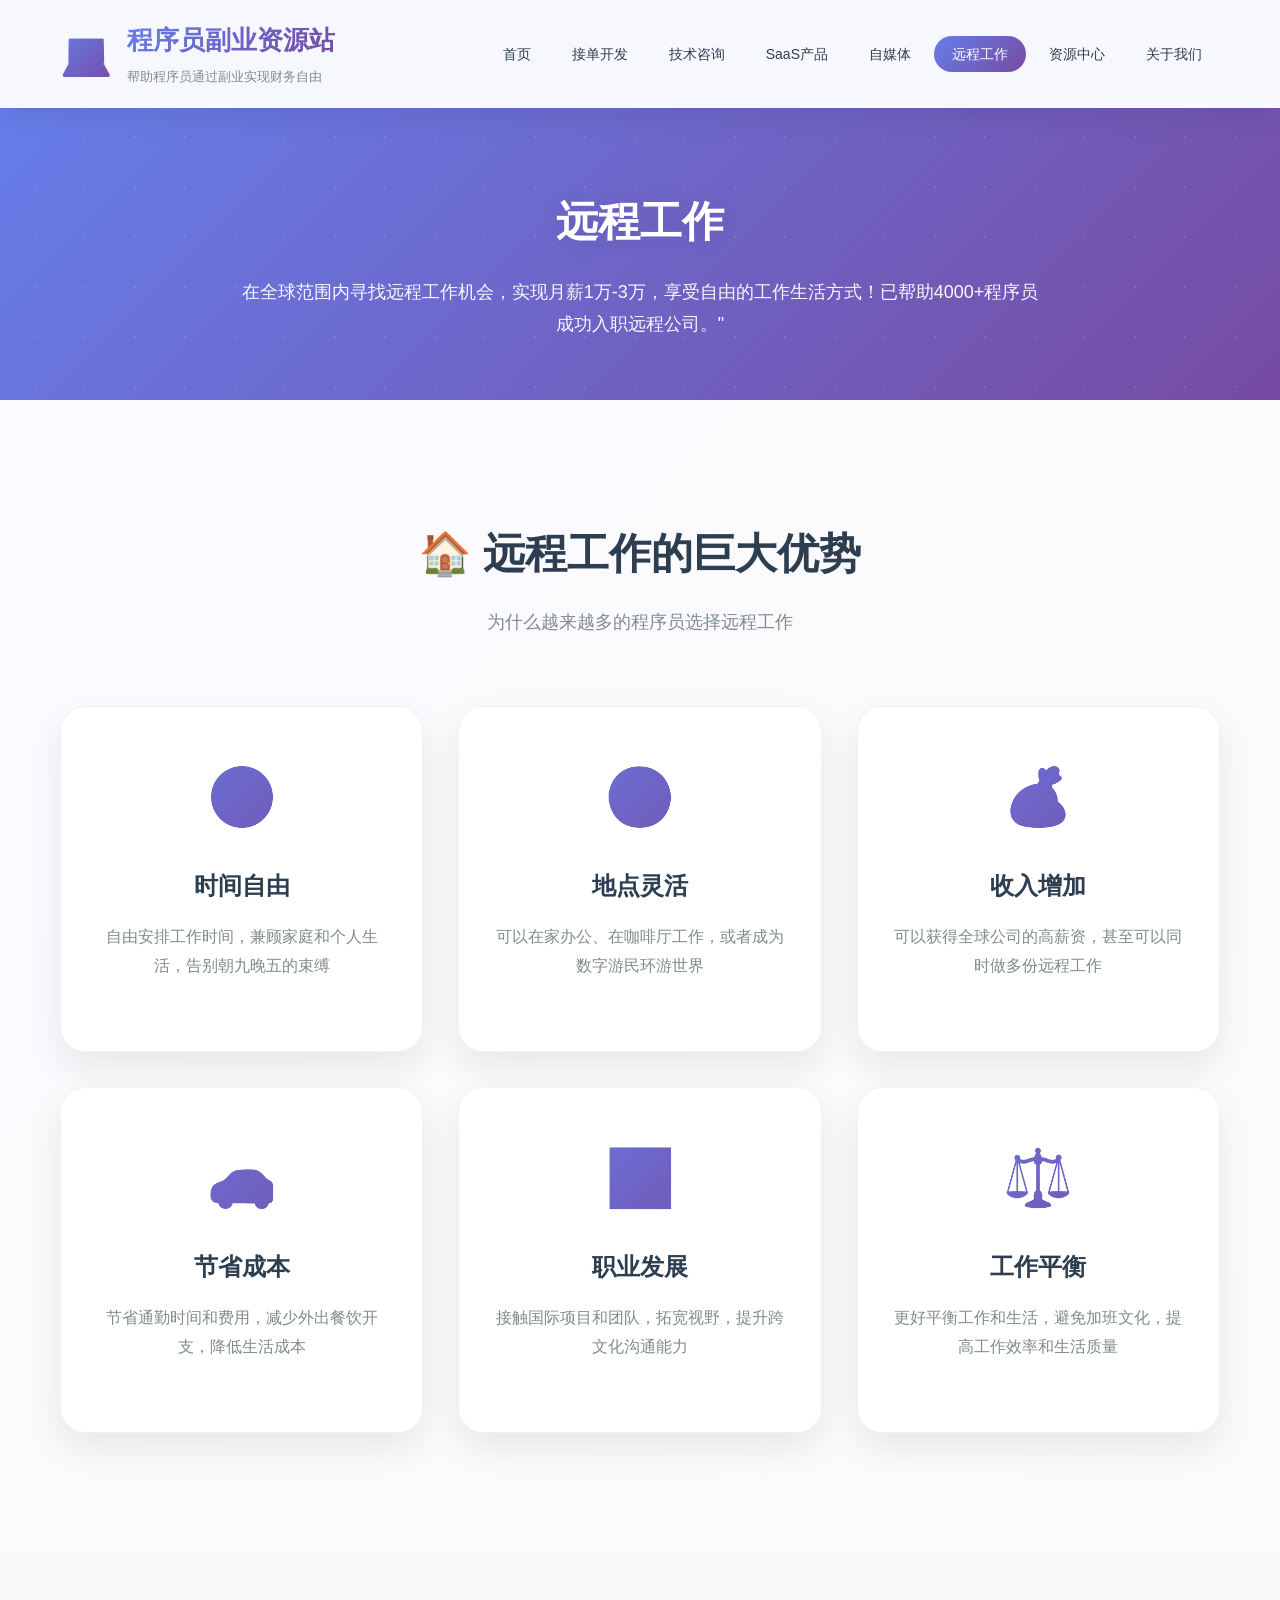
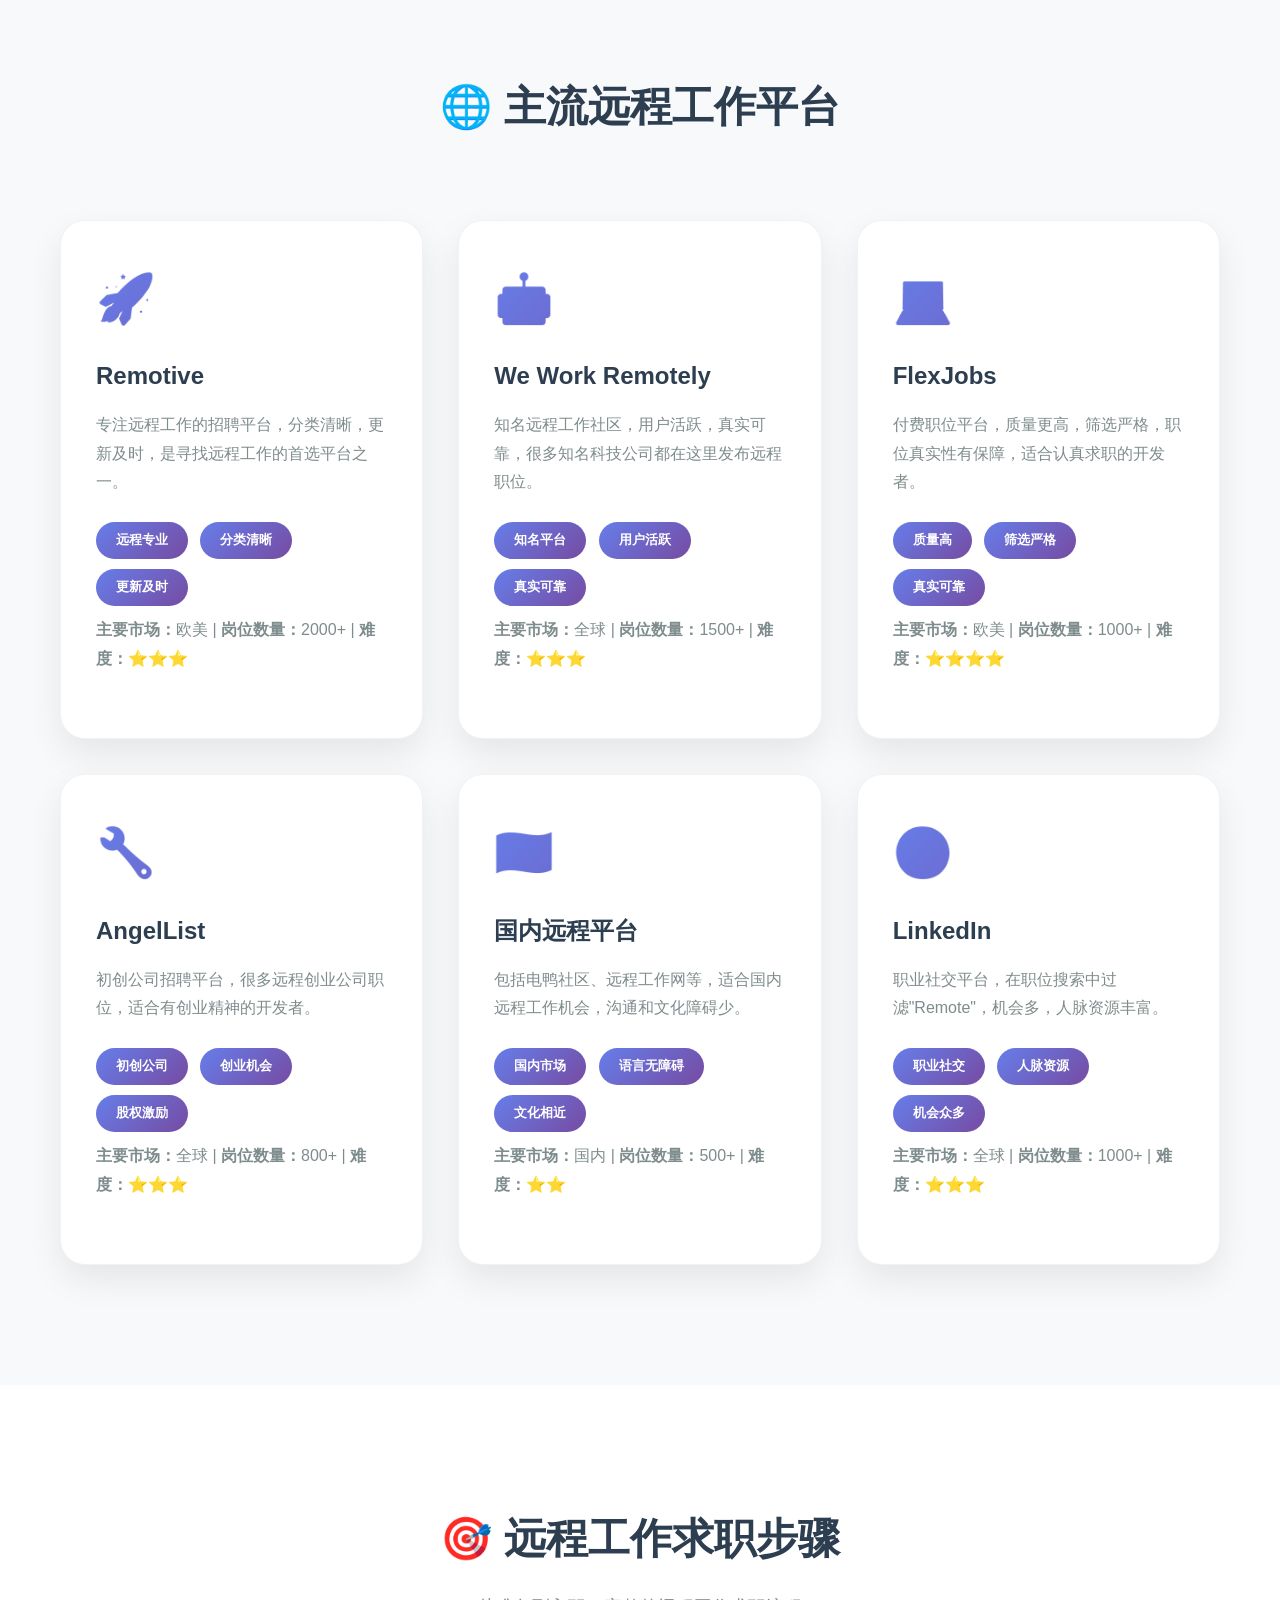
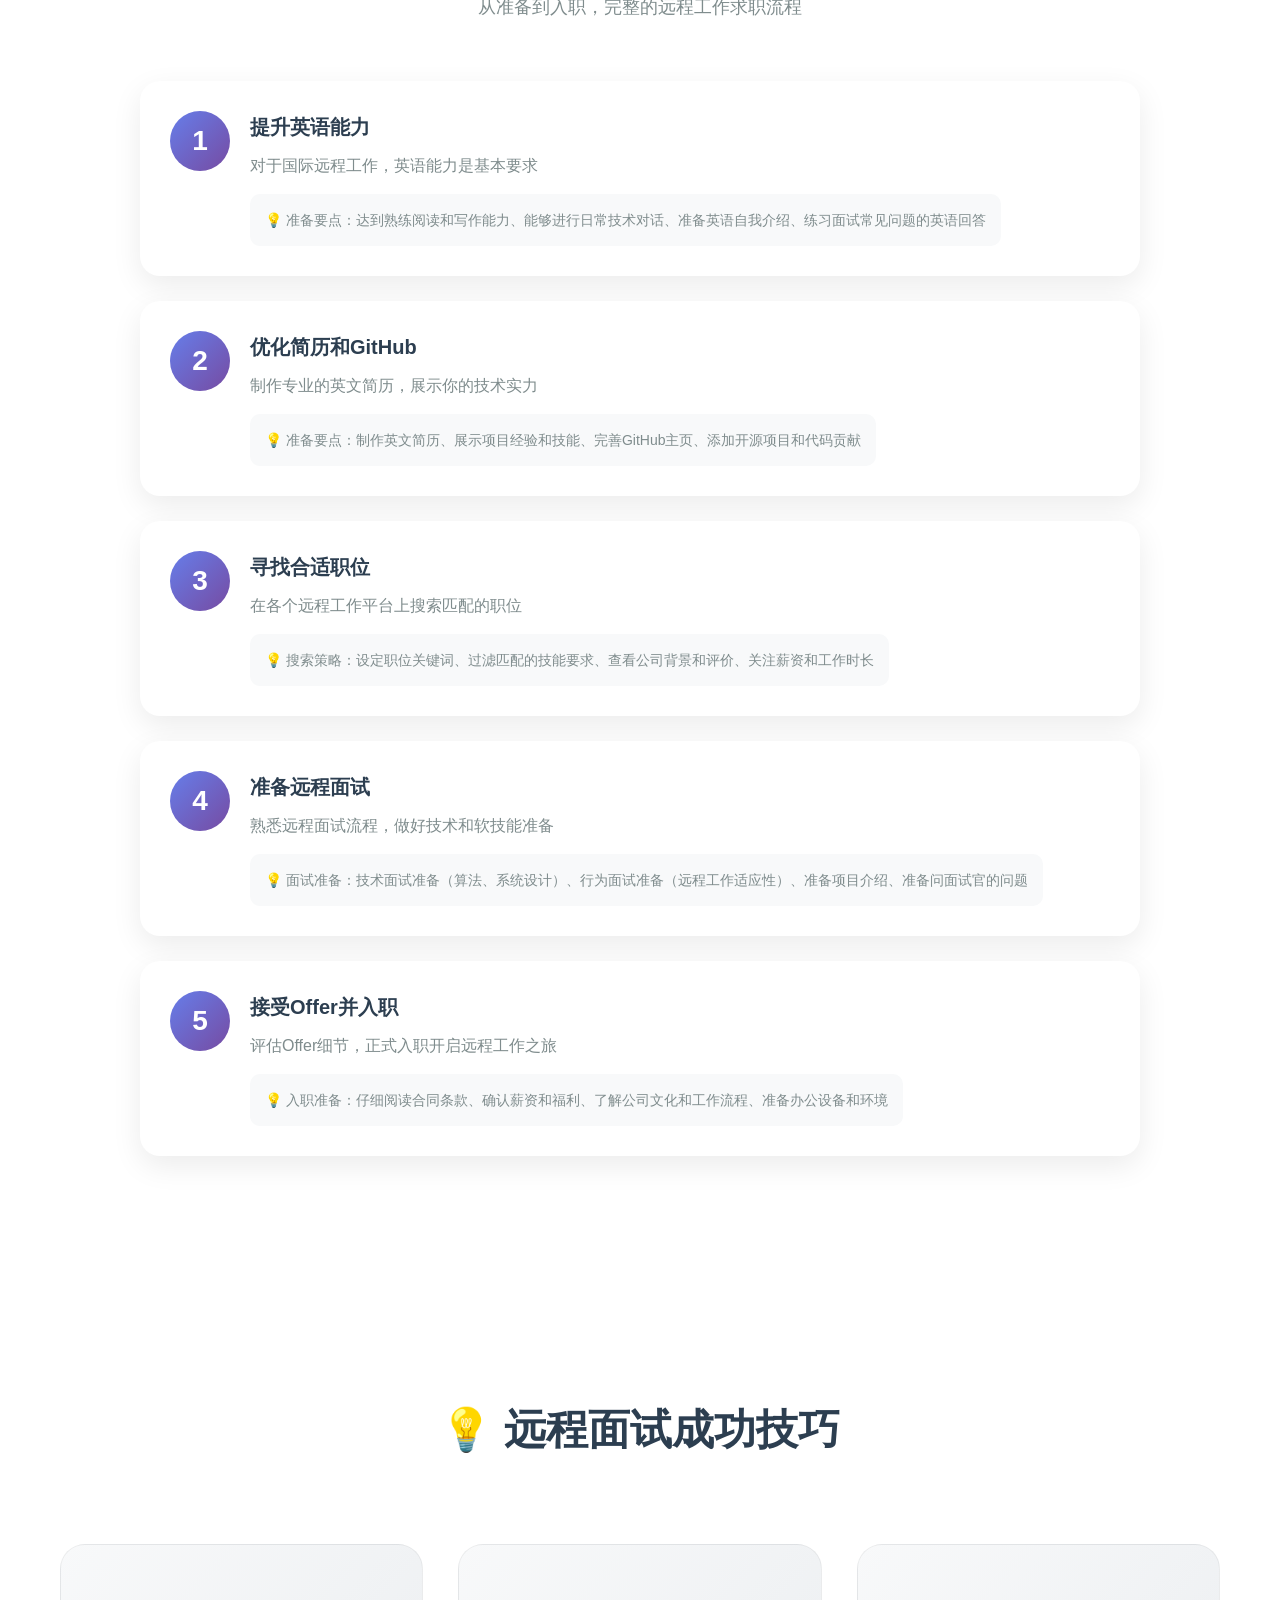
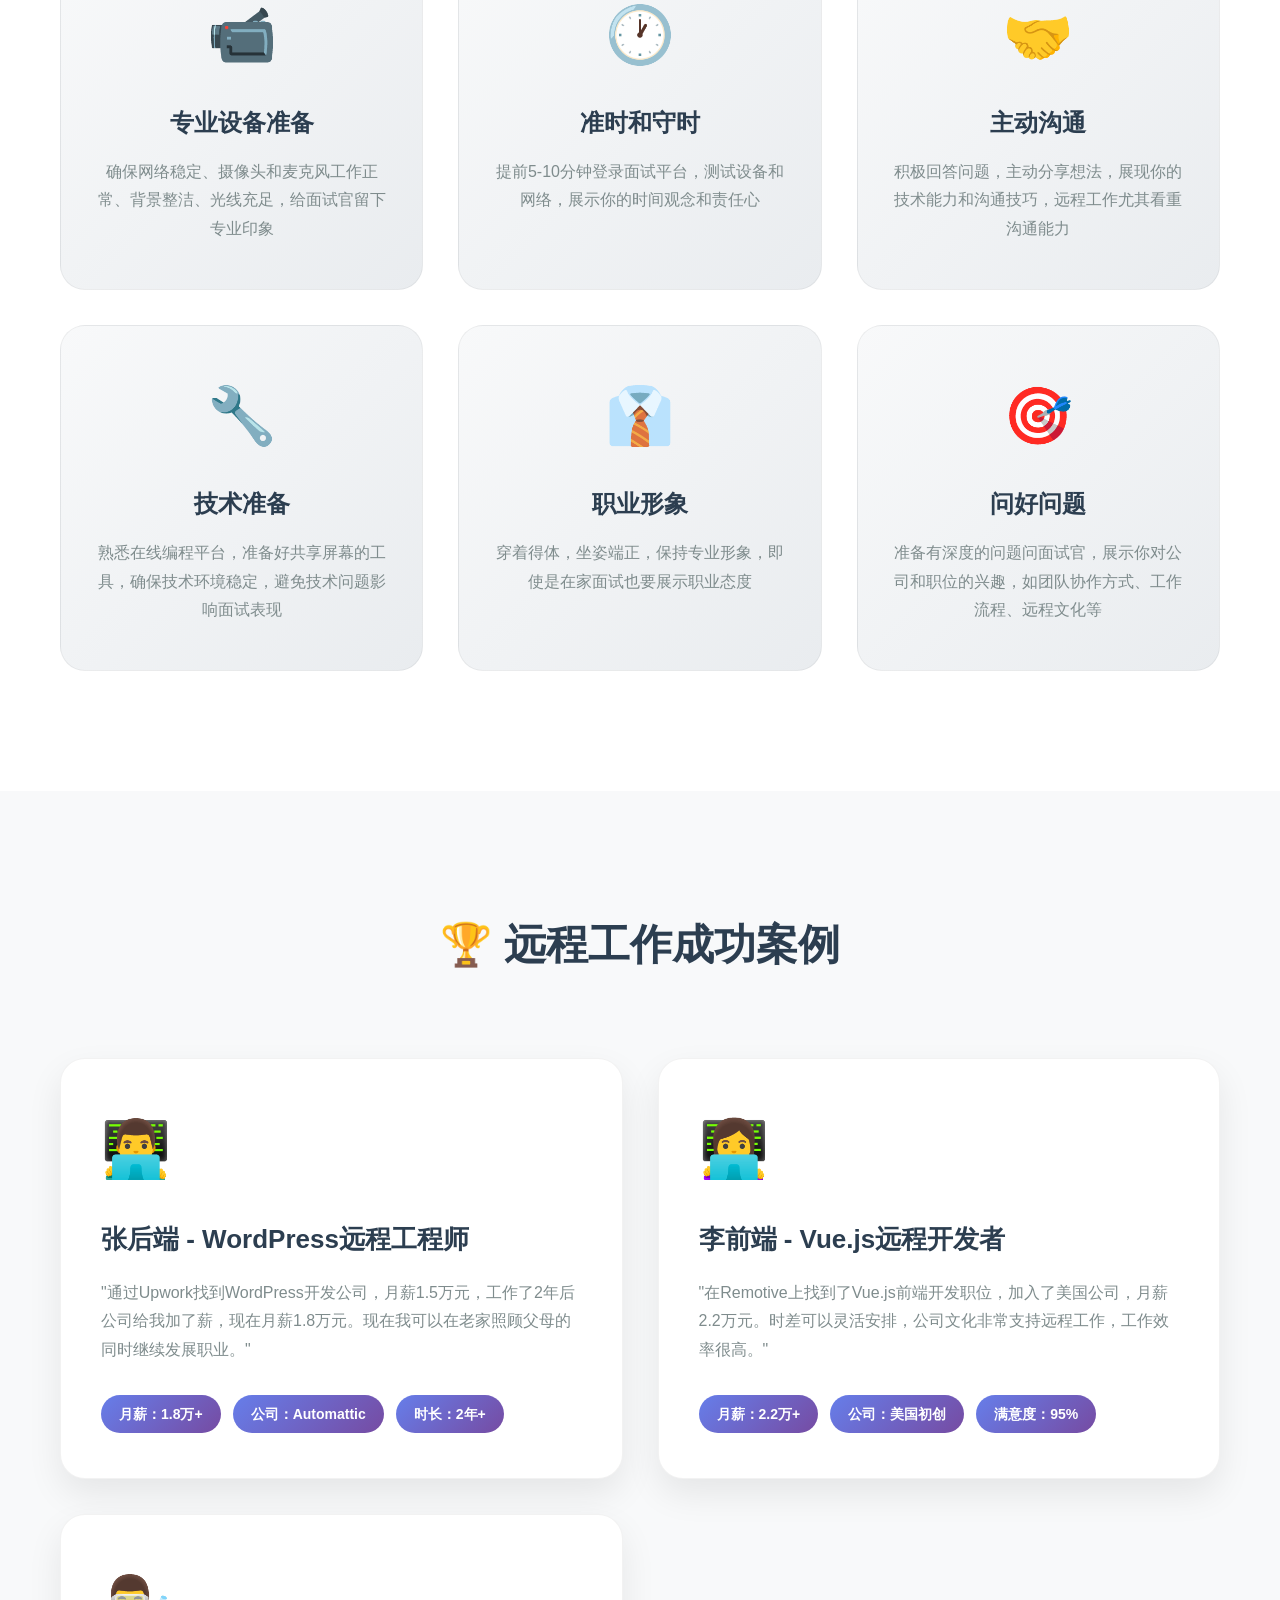
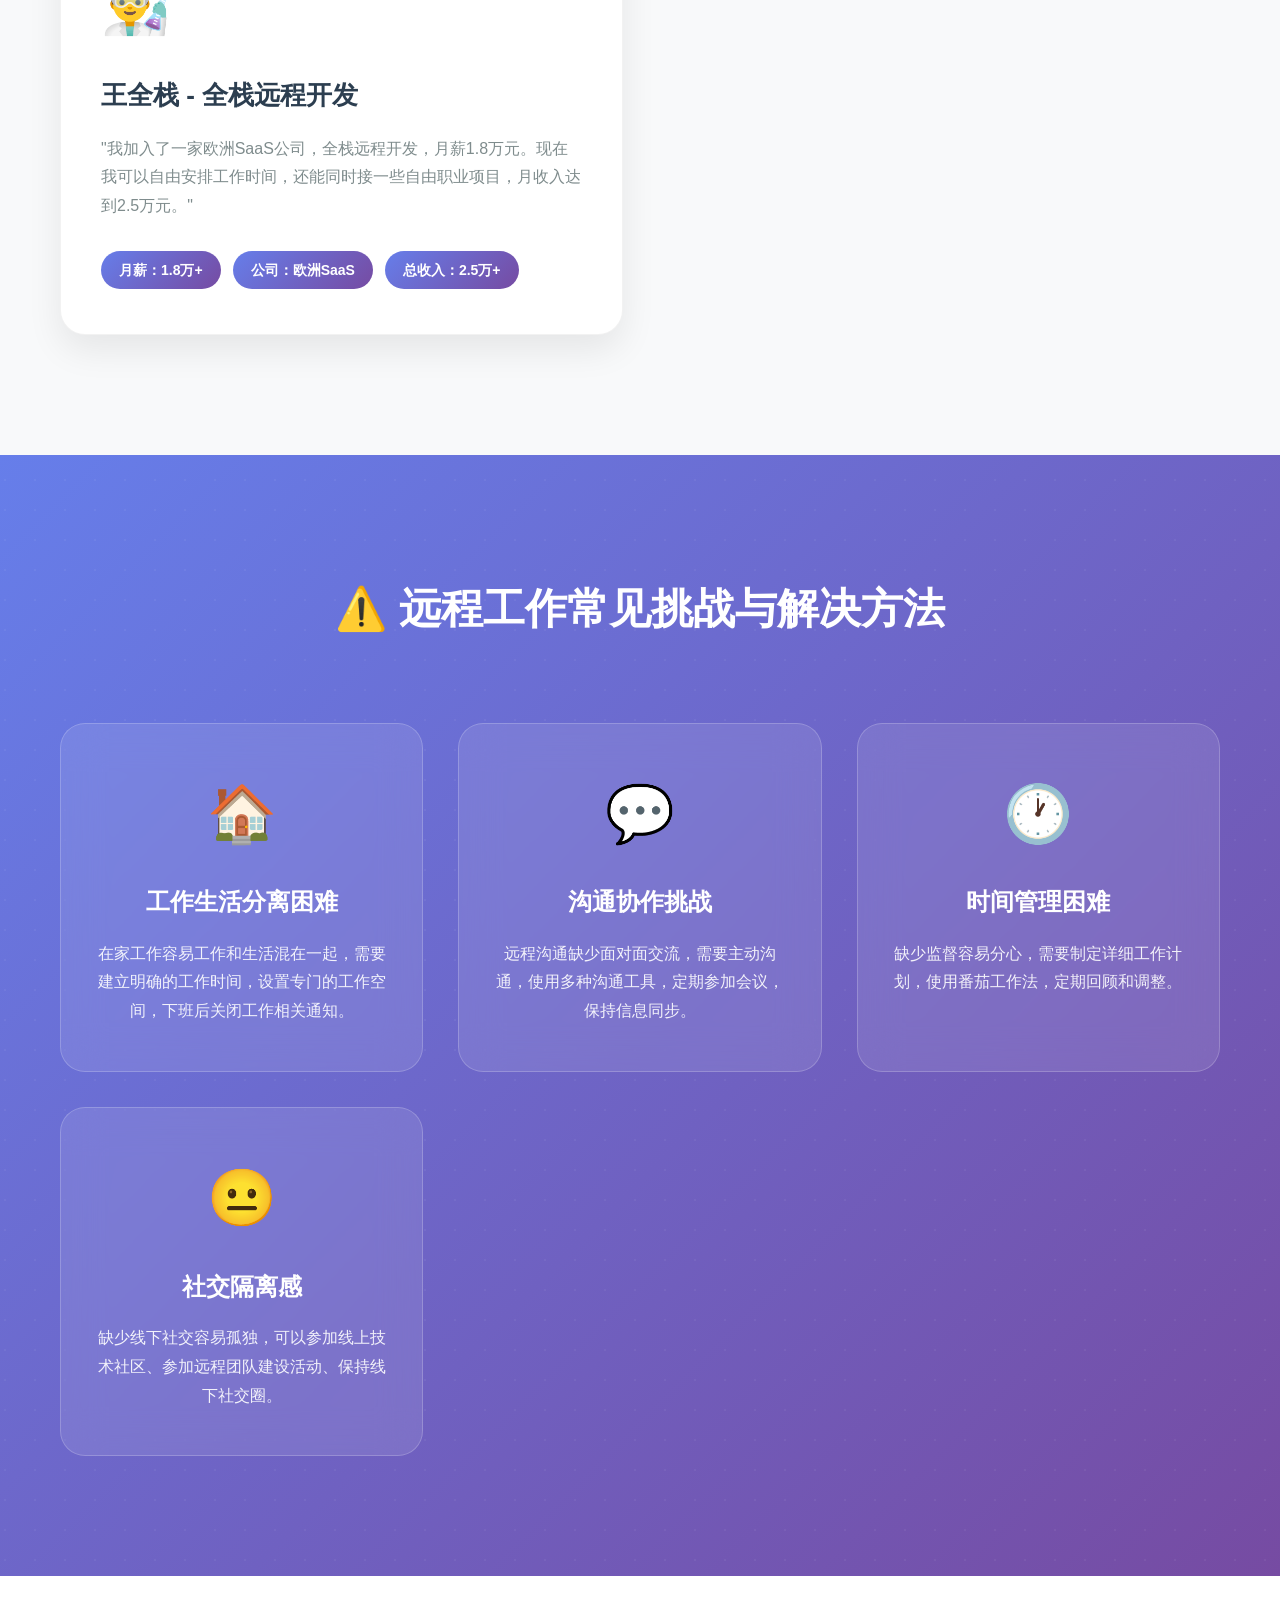
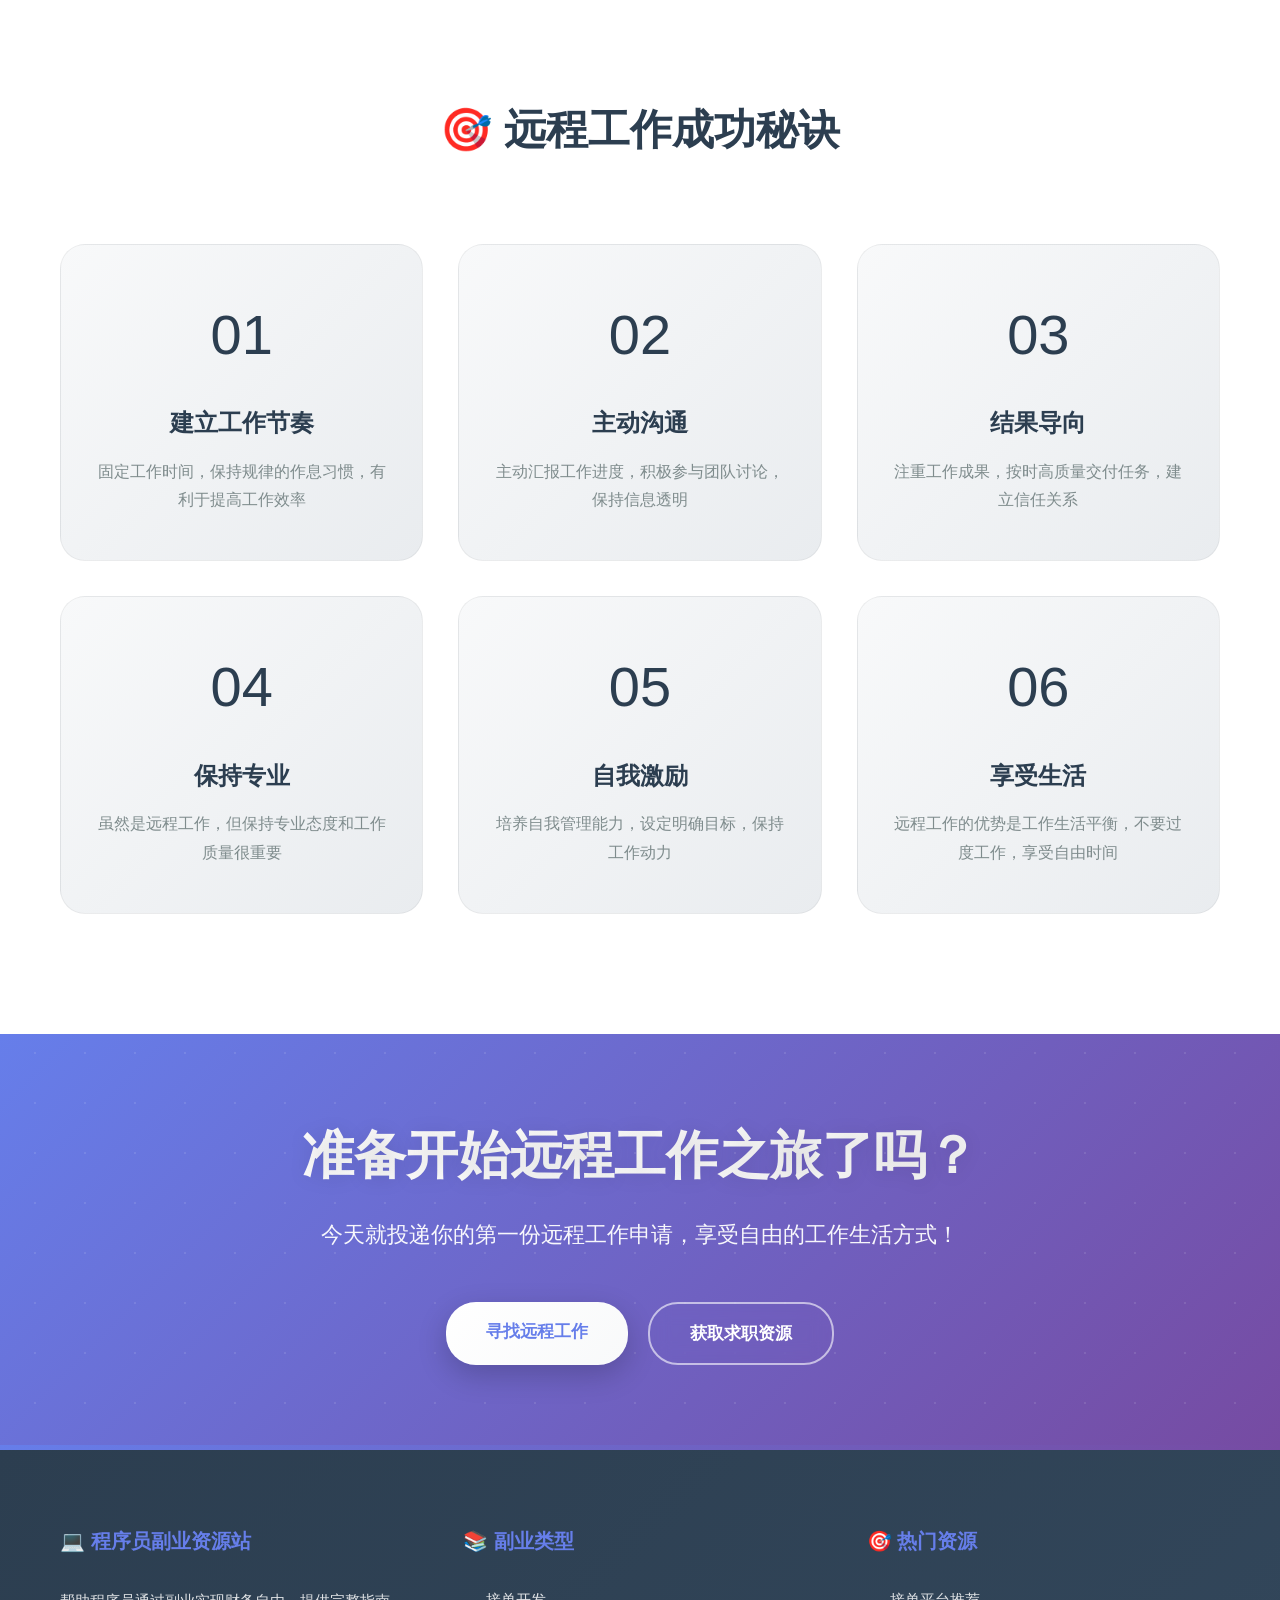
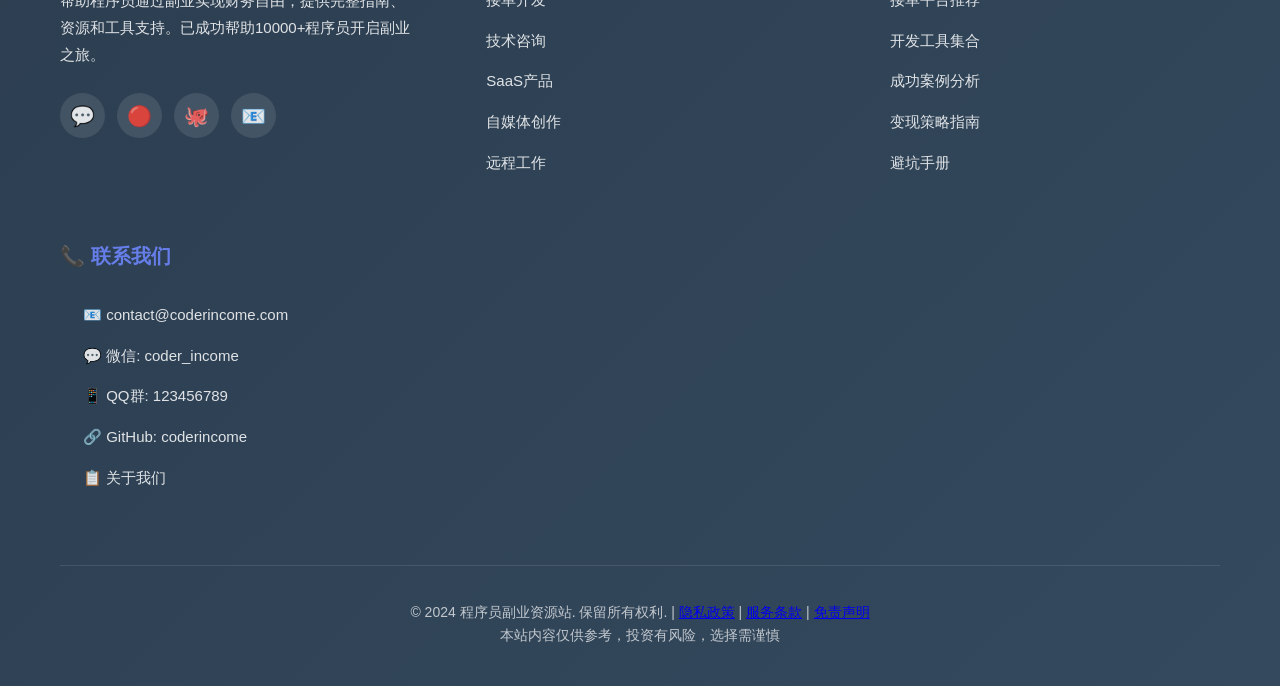
<file: remote.html>
<!DOCTYPE html>
<html lang="zh-CN">
<head>
    <meta charset="UTF-8">
    <meta name="viewport" content="width=device-width, initial-scale=1.0">
    <title>远程工作 - 程序员副业资源站</title>
    <meta name="description" content="程序员远程工作指南，提供远程公司、求职技巧、面试准备、成功案例等实用信息，帮助程序员找到理想的远程工作机会，月薪1万-3万。">
    <meta name="keywords" content="远程工作,远程开发,数字游民,远程面试,程序员远程,在家办公">
    <meta http-equiv="Content-Security-Policy" content="default-src 'self'; script-src 'self' 'unsafe-inline'; style-src 'self' 'unsafe-inline';">
    <meta name="referrer" content="no-referrer">
    <meta http-equiv="X-Content-Type-Options" content="nosniff">
    <link rel="stylesheet" href="styles.css">
</head>
<body>
    <header>
        <div class="container">
            <div class="logo">
                <div class="logo-icon">💻</div>
                <div class="logo-text">
                    <h1>程序员副业资源站</h1>
                    <p>帮助程序员通过副业实现财务自由</p>
                </div>
            </div>
            <nav>
                <ul>
                    <li><a href="index.html">首页</a></li>
                    <li><a href="freelance.html">接单开发</a></li>
                    <li><a href="consulting.html">技术咨询</a></li>
                    <li><a href="saas.html">SaaS产品</a></li>
                    <li><a href="media.html">自媒体</a></li>
                    <li><a href="remote.html" class="active">远程工作</a></li>
                    <li><a href="resources.html">资源中心</a></li>
                    <li><a href="about.html">关于我们</a></li>
                </ul>
            </nav>
        </div>
    </header>

    <main class="main-content">
        <!-- Page Header -->
        <section class="page-header">
            <div class="container">
                <div class="page-header-content">
                    <h1>远程工作</h1>
                    <p>在全球范围内寻找远程工作机会，实现月薪1万-3万，享受自由的工作生活方式！已帮助4000+程序员成功入职远程公司。"</p>
                </div>
            </div>
        </section>

        <!-- Benefits Section -->
        <section class="features">
            <div class="container">
                <h3>🏠 远程工作的巨大优势</h3>
                <p>为什么越来越多的程序员选择远程工作</p>
                <div class="feature-grid">
                    <div class="feature-card">
                        <div class="feature-icon">🕐</div>
                        <h4>时间自由</h4>
                        <p>自由安排工作时间，兼顾家庭和个人生活，告别朝九晚五的束缚</p>
                    </div>
                    
                    <div class="feature-card">
                        <div class="feature-icon">🌍</div>
                        <h4>地点灵活</h4>
                        <p>可以在家办公、在咖啡厅工作，或者成为数字游民环游世界</p>
                    </div>
                    
                    <div class="feature-card">
                        <div class="feature-icon">💰</div>
                        <h4>收入增加</h4>
                        <p>可以获得全球公司的高薪资，甚至可以同时做多份远程工作</p>
                    </div>
                    
                    <div class="feature-card">
                        <div class="feature-icon">🚗</div>
                        <h4>节省成本</h4>
                        <p>节省通勤时间和费用，减少外出餐饮开支，降低生活成本</p>
                    </div>
                    
                    <div class="feature-card">
                        <div class="feature-icon">📈</div>
                        <h4>职业发展</h4>
                        <p>接触国际项目和团队，拓宽视野，提升跨文化沟通能力</p>
                    </div>
                    
                    <div class="feature-card">
                        <div class="feature-icon">⚖️</div>
                        <h4>工作平衡</h4>
                        <p>更好平衡工作和生活，避免加班文化，提高工作效率和生活质量</p>
                    </div>
                </div>
            </div>
        </section>

        <!-- Remote Platforms -->
        <section class="resources">
            <div class="container">
                <h3>🌐 主流远程工作平台</h3>
                <div class="resource-grid">
                    <div class="resource-item">
                        <div class="resource-icon">🚀</div>
                        <h4>Remotive</h4>
                        <p>专注远程工作的招聘平台，分类清晰，更新及时，是寻找远程工作的首选平台之一。</p>
                        <div class="tags">
                            <span class="tag">远程专业</span>
                            <span class="tag">分类清晰</span>
                            <span class="tag">更新及时</span>
                        </div>
                        <p><strong>主要市场：</strong>欧美 | <strong>岗位数量：</strong>2000+ | <strong>难度：</strong>⭐⭐⭐</p>
                    </div>
                    
                    <div class="resource-item">
                        <div class="resource-icon">🤖</div>
                        <h4>We Work Remotely</h4>
                        <p>知名远程工作社区，用户活跃，真实可靠，很多知名科技公司都在这里发布远程职位。</p>
                        <div class="tags">
                            <span class="tag">知名平台</span>
                            <span class="tag">用户活跃</span>
                            <span class="tag">真实可靠</span>
                        </div>
                        <p><strong>主要市场：</strong>全球 | <strong>岗位数量：</strong>1500+ | <strong>难度：</strong>⭐⭐⭐</p>
                    </div>
                    
                    <div class="resource-item">
                        <div class="resource-icon">💻</div>
                        <h4>FlexJobs</h4>
                        <p>付费职位平台，质量更高，筛选严格，职位真实性有保障，适合认真求职的开发者。</p>
                        <div class="tags">
                            <span class="tag">质量高</span>
                            <span class="tag">筛选严格</span>
                            <span class="tag">真实可靠</span>
                        </div>
                        <p><strong>主要市场：</strong>欧美 | <strong>岗位数量：</strong>1000+ | <strong>难度：</strong>⭐⭐⭐⭐</p>
                    </div>
                    
                    <div class="resource-item">
                        <div class="resource-icon">🔧</div>
                        <h4>AngelList</h4>
                        <p>初创公司招聘平台，很多远程创业公司职位，适合有创业精神的开发者。</p>
                        <div class="tags">
                            <span class="tag">初创公司</span>
                            <span class="tag">创业机会</span>
                            <span class="tag">股权激励</span>
                        </div>
                        <p><strong>主要市场：</strong>全球 | <strong>岗位数量：</strong>800+ | <strong>难度：</strong>⭐⭐⭐</p>
                    </div>
                    
                    <div class="resource-item">
                        <div class="resource-icon">🇨🇳</div>
                        <h4>国内远程平台</h4>
                        <p>包括电鸭社区、远程工作网等，适合国内远程工作机会，沟通和文化障碍少。</p>
                        <div class="tags">
                            <span class="tag">国内市场</span>
                            <span class="tag">语言无障碍</span>
                            <span class="tag">文化相近</span>
                        </div>
                        <p><strong>主要市场：</strong>国内 | <strong>岗位数量：</strong>500+ | <strong>难度：</strong>⭐⭐</p>
                    </div>
                    
                    <div class="resource-item">
                        <div class="resource-icon">🌍</div>
                        <h4>LinkedIn</h4>
                        <p>职业社交平台，在职位搜索中过滤"Remote"，机会多，人脉资源丰富。</p>
                        <div class="tags">
                            <span class="tag">职业社交</span>
                            <span class="tag">人脉资源</span>
                            <span class="tag">机会众多</span>
                        </div>
                        <p><strong>主要市场：</strong>全球 | <strong>岗位数量：</strong>1000+ | <strong>难度：</strong>⭐⭐⭐</p>
                    </div>
                </div>
            </div>
        </section>

        <!-- Getting Started -->
        <section class="income-calculator">
            <div class="container">
                <h3>🎯 远程工作求职步骤</h3>
                <p>从准备到入职，完整的远程工作求职流程</p>
                <div style="display: grid; gap: 25px; max-width: 1000px; margin: 0 auto;">
                    <div style="display: flex; gap: 20px; align-items: flex-start; background: white; padding: 30px; border-radius: 20px; box-shadow: 0 10px 30px rgba(0,0,0,0.08);">
                        <div style="background: linear-gradient(135deg, #667eea 0%, #764ba2 100%); color: white; width: 60px; height: 60px; border-radius: 50%; display: flex; align-items: center; justify-content: center; font-size: 28px; font-weight: 800; flex-shrink: 0;">1</div>
                        <div>
                            <h4 style="margin-bottom: 10px; color: #2c3e50; font-size: 20px; font-weight: 700;">提升英语能力</h4>
                            <p style="color: #7f8c8d; line-height: 1.6; margin-bottom: 15px;">对于国际远程工作，英语能力是基本要求</p>
                            <div style="background: #f8f9fa; padding: 15px; border-radius: 10px; font-size: 14px; color: #7f8c8d;">
                                💡 准备要点：达到熟练阅读和写作能力、能够进行日常技术对话、准备英语自我介绍、练习面试常见问题的英语回答
                            </div>
                        </div>
                    </div>
                    
                    <div style="display: flex; gap: 20px; align-items: flex-start; background: white; padding: 30px; border-radius: 20px; box-shadow: 0 10px 30px rgba(0,0,0,0.08);">
                        <div style="background: linear-gradient(135deg, #667eea 0%, #764ba2 100%); color: white; width: 60px; height: 60px; border-radius: 50%; display: flex; align-items: center; justify-content: center; font-size: 28px; font-weight: 800; flex-shrink: 0;">2</div>
                        <div>
                            <h4 style="margin-bottom: 10px; color: #2c3e50; font-size: 20px; font-weight: 700;">优化简历和GitHub</h4>
                            <p style="color: #7f8c8d; line-height: 1.6; margin-bottom: 15px;">制作专业的英文简历，展示你的技术实力</p>
                            <div style="background: #f8f9fa; padding: 15px; border-radius: 10px; font-size: 14px; color: #7f8c8d;">
                                💡 准备要点：制作英文简历、展示项目经验和技能、完善GitHub主页、添加开源项目和代码贡献
                            </div>
                        </div>
                    </div>
                    
                    <div style="display: flex; gap: 20px; align-items: flex-start; background: white; padding: 30px; border-radius: 20px; box-shadow: 0 10px 30px rgba(0,0,0,0.08);">
                        <div style="background: linear-gradient(135deg, #667eea 0%, #764ba2 100%); color: white; width: 60px; height: 60px; border-radius: 50%; display: flex; align-items: center; justify-content: center; font-size: 28px; font-weight: 800; flex-shrink: 0;">3</div>
                        <div>
                            <h4 style="margin-bottom: 10px; color: #2c3e50; font-size: 20px; font-weight: 700;">寻找合适职位</h4>
                            <p style="color: #7f8c8d; line-height: 1.6; margin-bottom: 15px;">在各个远程工作平台上搜索匹配的职位</p>
                            <div style="background: #f8f9fa; padding: 15px; border-radius: 10px; font-size: 14px; color: #7f8c8d;">
                                💡 搜索策略：设定职位关键词、过滤匹配的技能要求、查看公司背景和评价、关注薪资和工作时长
                            </div>
                        </div>
                    </div>
                    
                    <div style="display: flex; gap: 20px; align-items: flex-start; background: white; padding: 30px; border-radius: 20px; box-shadow: 0 10px 30px rgba(0,0,0,0.08);">
                        <div style="background: linear-gradient(135deg, #667eea 0%, #764ba2 100%); color: white; width: 60px; height: 60px; border-radius: 50%; display: flex; align-items: center; justify-content: center; font-size: 28px; font-weight: 800; flex-shrink: 0;">4</div>
                        <div>
                            <h4 style="margin-bottom: 10px; color: #2c3e50; font-size: 20px; font-weight: 700;">准备远程面试</h4>
                            <p style="color: #7f8c8d; line-height: 1.6; margin-bottom: 15px;">熟悉远程面试流程，做好技术和软技能准备</p>
                            <div style="background: #f8f9fa; padding: 15px; border-radius: 10px; font-size: 14px; color: #7f8c8d;">
                                💡 面试准备：技术面试准备（算法、系统设计）、行为面试准备（远程工作适应性）、准备项目介绍、准备问面试官的问题
                            </div>
                        </div>
                    </div>
                    
                    <div style="display: flex; gap: 20px; align-items: flex-start; background: white; padding: 30px; border-radius: 20px; box-shadow: 0 10px 30px rgba(0,0,0,0.08);">
                        <div style="background: linear-gradient(135deg, #667eea 0%, #764ba2 100%); color: white; width: 60px; height: 60px; border-radius: 50%; display: flex; align-items: center; justify-content: center; font-size: 28px; font-weight: 800; flex-shrink: 0;">5</div>
                        <div>
                            <h4 style="margin-bottom: 10px; color: #2c3e50; font-size: 20px; font-weight: 700">接受Offer并入职</h4>
                            <p style="color: #7f8c8d; line-height: 1.6; margin-bottom: 15px;">评估Offer细节，正式入职开启远程工作之旅</p>
                            <div style="background: #f8f9fa; padding: 15px; border-radius: 10px; font-size: 14px; color: #7f8c8d;">
                                💡 入职准备：仔细阅读合同条款、确认薪资和福利、了解公司文化和工作流程、准备办公设备和环境
                            </div>
                        </div>
                    </div>
                </div>
            </div>
        </section>

        <!-- Interview Tips -->
        <section class="tools">
            <div class="container">
                <h3>💡 远程面试成功技巧</h3>
                <div class="tools-grid">
                    <div class="tool-item">
                        <div class="tool-icon">📹</div>
                        <h4>专业设备准备</h4>
                        <p>确保网络稳定、摄像头和麦克风工作正常、背景整洁、光线充足，给面试官留下专业印象</p>
                    </div>
                    
                    <div class="tool-item">
                        <div class="tool-icon">🕐</div>
                        <h4>准时和守时</h4>
                        <p>提前5-10分钟登录面试平台，测试设备和网络，展示你的时间观念和责任心</p>
                    </div>
                    
                    <div class="tool-item">
                        <div class="tool-icon">🤝</div>
                        <h4>主动沟通</h4>
                        <p>积极回答问题，主动分享想法，展现你的技术能力和沟通技巧，远程工作尤其看重沟通能力</p>
                    </div>
                    
                    <div class="tool-item">
                        <div class="tool-icon">🔧</div>
                        <h4>技术准备</h4>
                        <p>熟悉在线编程平台，准备好共享屏幕的工具，确保技术环境稳定，避免技术问题影响面试表现</p>
                    </div>
                    
                    <div class="tool-item">
                        <div class="tool-icon">👔</div>
                        <h4>职业形象</h4>
                        <p>穿着得体，坐姿端正，保持专业形象，即使是在家面试也要展示职业态度</p>
                    </div>
                    
                    <div class="tool-item">
                        <div class="tool-icon">🎯</div>
                        <h4>问好问题</h4>
                        <p>准备有深度的问题问面试官，展示你对公司和职位的兴趣，如团队协作方式、工作流程、远程文化等</p>
                    </div>
                </div>
            </div>
        </section>

        <!-- Success Stories -->
        <section class="success-stories">
            <div class="container">
                <h3>🏆 远程工作成功案例</h3>
                <div class="stories-grid">
                    <div class="story-card">
                        <div class="story-icon">👨‍💻</div>
                        <h4>张后端 - WordPress远程工程师</h4>
                        <p>"通过Upwork找到WordPress开发公司，月薪1.5万元，工作了2年后公司给我加了薪，现在月薪1.8万元。现在我可以在老家照顾父母的同时继续发展职业。"</p>
                        <div class="stats">
                            <span class="success-tag">月薪：1.8万+</span>
                            <span class="success-tag">公司：Automattic</span>
                            <span class="success-tag">时长：2年+</span>
                        </div>
                    </div>
                    
                    <div class="story-card">
                        <div class="story-icon">👩‍💻</div>
                        <h4>李前端 - Vue.js远程开发者</h4>
                        <p>"在Remotive上找到了Vue.js前端开发职位，加入了美国公司，月薪2.2万元。时差可以灵活安排，公司文化非常支持远程工作，工作效率很高。"</p>
                        <div class="stats">
                            <span class="success-tag">月薪：2.2万+</span>
                            <span class="success-tag">公司：美国初创</span>
                            <span class="success-tag">满意度：95%</span>
                        </div>
                    </div>
                    
                    <div class="story-card">
                        <div class="story-icon">👨‍🔬</div>
                        <h4>王全栈 - 全栈远程开发</h4>
                        <p>"我加入了一家欧洲SaaS公司，全栈远程开发，月薪1.8万元。现在我可以自由安排工作时间，还能同时接一些自由职业项目，月收入达到2.5万元。"</p>
                        <div class="stats">
                            <span class="success-tag">月薪：1.8万+</span>
                            <span class="success-tag">公司：欧洲SaaS</span>
                            <span class="success-tag">总收入：2.5万+</span>
                        </div>
                    </div>
                </div>
            </div>
        </section>

        <!-- Common Challenges -->
        <section class="benefits">
            <div class="container">
                <h3>⚠️ 远程工作常见挑战与解决方法</h3>
                <div class="benefits-grid">
                    <div class="benefit-item">
                        <div class="benefit-icon">🏠</div>
                        <h4>工作生活分离困难</h4>
                        <p>在家工作容易工作和生活混在一起，需要建立明确的工作时间，设置专门的工作空间，下班后关闭工作相关通知。</p>
                    </div>
                    
                    <div class="benefit-item">
                        <div class="benefit-icon">💬</div>
                        <h4>沟通协作挑战</h4>
                        <p>远程沟通缺少面对面交流，需要主动沟通，使用多种沟通工具，定期参加会议，保持信息同步。</p>
                    </div>
                    
                    <div class="benefit-item">
                        <div class="benefit-icon">🕐</div>
                        <h4>时间管理困难</h4>
                        <p>缺少监督容易分心，需要制定详细工作计划，使用番茄工作法，定期回顾和调整。</p>
                    </div>
                    
                    <div class="benefit-item">
                        <div class="benefit-icon">😐</div>
                        <h4>社交隔离感</h4>
                        <p>缺少线下社交容易孤独，可以参加线上技术社区、参加远程团队建设活动、保持线下社交圈。</p>
                    </div>
                </div>
            </div>
        </section>

        <!-- Tips Section -->
        <section class="tools">
            <div class="container">
                <h3>🎯 远程工作成功秘诀</h3>
                <div class="tools-grid">
                    <div class="tool-item">
                        <div class="tool-icon">01</div>
                        <h4>建立工作节奏</h4>
                        <p>固定工作时间，保持规律的作息习惯，有利于提高工作效率</p>
                    </div>
                    
                    <div class="tool-item">
                        <div class="tool-icon">02</div>
                        <h4>主动沟通</h4>
                        <p>主动汇报工作进度，积极参与团队讨论，保持信息透明</p>
                    </div>
                    
                    <div class="tool-item">
                        <div class="tool-icon">03</div>
                        <h4>结果导向</h4>
                        <p>注重工作成果，按时高质量交付任务，建立信任关系</p>
                    </div>
                    
                    <div class="tool-item">
                        <div class="tool-icon">04</div>
                        <h4>保持专业</h4>
                        <p>虽然是远程工作，但保持专业态度和工作质量很重要</p>
                    </div>
                    
                    <div class="tool-item">
                        <div class="tool-icon">05</div>
                        <h4>自我激励</h4>
                        <p>培养自我管理能力，设定明确目标，保持工作动力</p>
                    </div>
                    
                    <div class="tool-item">
                        <div class="tool-icon">06</div>
                        <h4>享受生活</h4>
                        <p>远程工作的优势是工作生活平衡，不要过度工作，享受自由时间</p>
                    </div>
                </div>
            </div>
        </section>

        <!-- CTA Section -->
        <section class="hero" style="padding: 80px 0;">
            <div class="container">
                <div class="hero-content">
                    <h2>准备开始远程工作之旅了吗？</h2>
                    <p>今天就投递你的第一份远程工作申请，享受自由的工作生活方式！</p>
                    <div class="cta-buttons">
                        <a href="#platforms" class="btn-primary">寻找远程工作</a>
                        <a href="resources.html" class="btn-secondary">获取求职资源</a>
                    </div>
                </div>
            </div>
        </section>
    </main>

    <footer>
        <div class="container">
            <div class="footer-content">
                <div class="footer-section">
                    <h4>💻 程序员副业资源站</h4>
                    <p>帮助程序员通过副业实现财务自由，提供完整指南、资源和工具支持。已成功帮助10000+程序员开启副业之旅。</p>
                    <div class="social-links">
                        <a href="#" title="微信">💬</a>
                        <a href="#" title="微博">🔴</a>
                        <a href="#" title="GitHub">🐙</a>
                        <a href="#" title="邮箱">📧</a>
                    </div>
                </div>
                
                <div class="footer-section">
                    <h4>📚 副业类型</h4>
                    <ul>
                        <li><a href="freelance.html">接单开发</a></li>
                        <li><a href="consulting.html">技术咨询</a></li>
                        <li><a href="saas.html">SaaS产品</a></li>
                        <li><a href="media.html">自媒体创作</a></li>
                        <li><a href="remote.html">远程工作</a></li>
                    </ul>
                </div>
                
                <div class="footer-section">
                    <h4>🎯 热门资源</h4>
                    <ul>
                        <li><a href="resources.html">接单平台推荐</a></li>
                        <li><a href="resources.html">开发工具集合</a></li>
                        <li><a href="resources.html">成功案例分析</a></li>
                        <li><a href="resources.html">变现策略指南</a></li>
                        <li><a href="resources.html">避坑手册</a></li>
                    </ul>
                </div>
                
                <div class="footer-section">
                    <h4>📞 联系我们</h4>
                    <ul>
                        <li><a href="mailto:contact@coderincome.com">📧 contact@coderincome.com</a></li>
                        <li><a href="#">💬 微信: coder_income</a></li>
                        <li><a href="#">📱 QQ群: 123456789</a></li>
                        <li><a href="#">🔗 GitHub: coderincome</a></li>
                        <li><a href="about.html">📋 关于我们</a></li>
                    </ul>
                </div>
            </div>
            
            <div class="footer-bottom">
                <p>© 2024 程序员副业资源站. 保留所有权利. | <a href="#">隐私政策</a> | <a href="#">服务条款</a> | <a href="#">免责声明</a></p>
                <p>本站内容仅供参考，投资有风险，选择需谨慎</p>
            </div>
        </div>
    </footer>
</body>
</html>
</file>
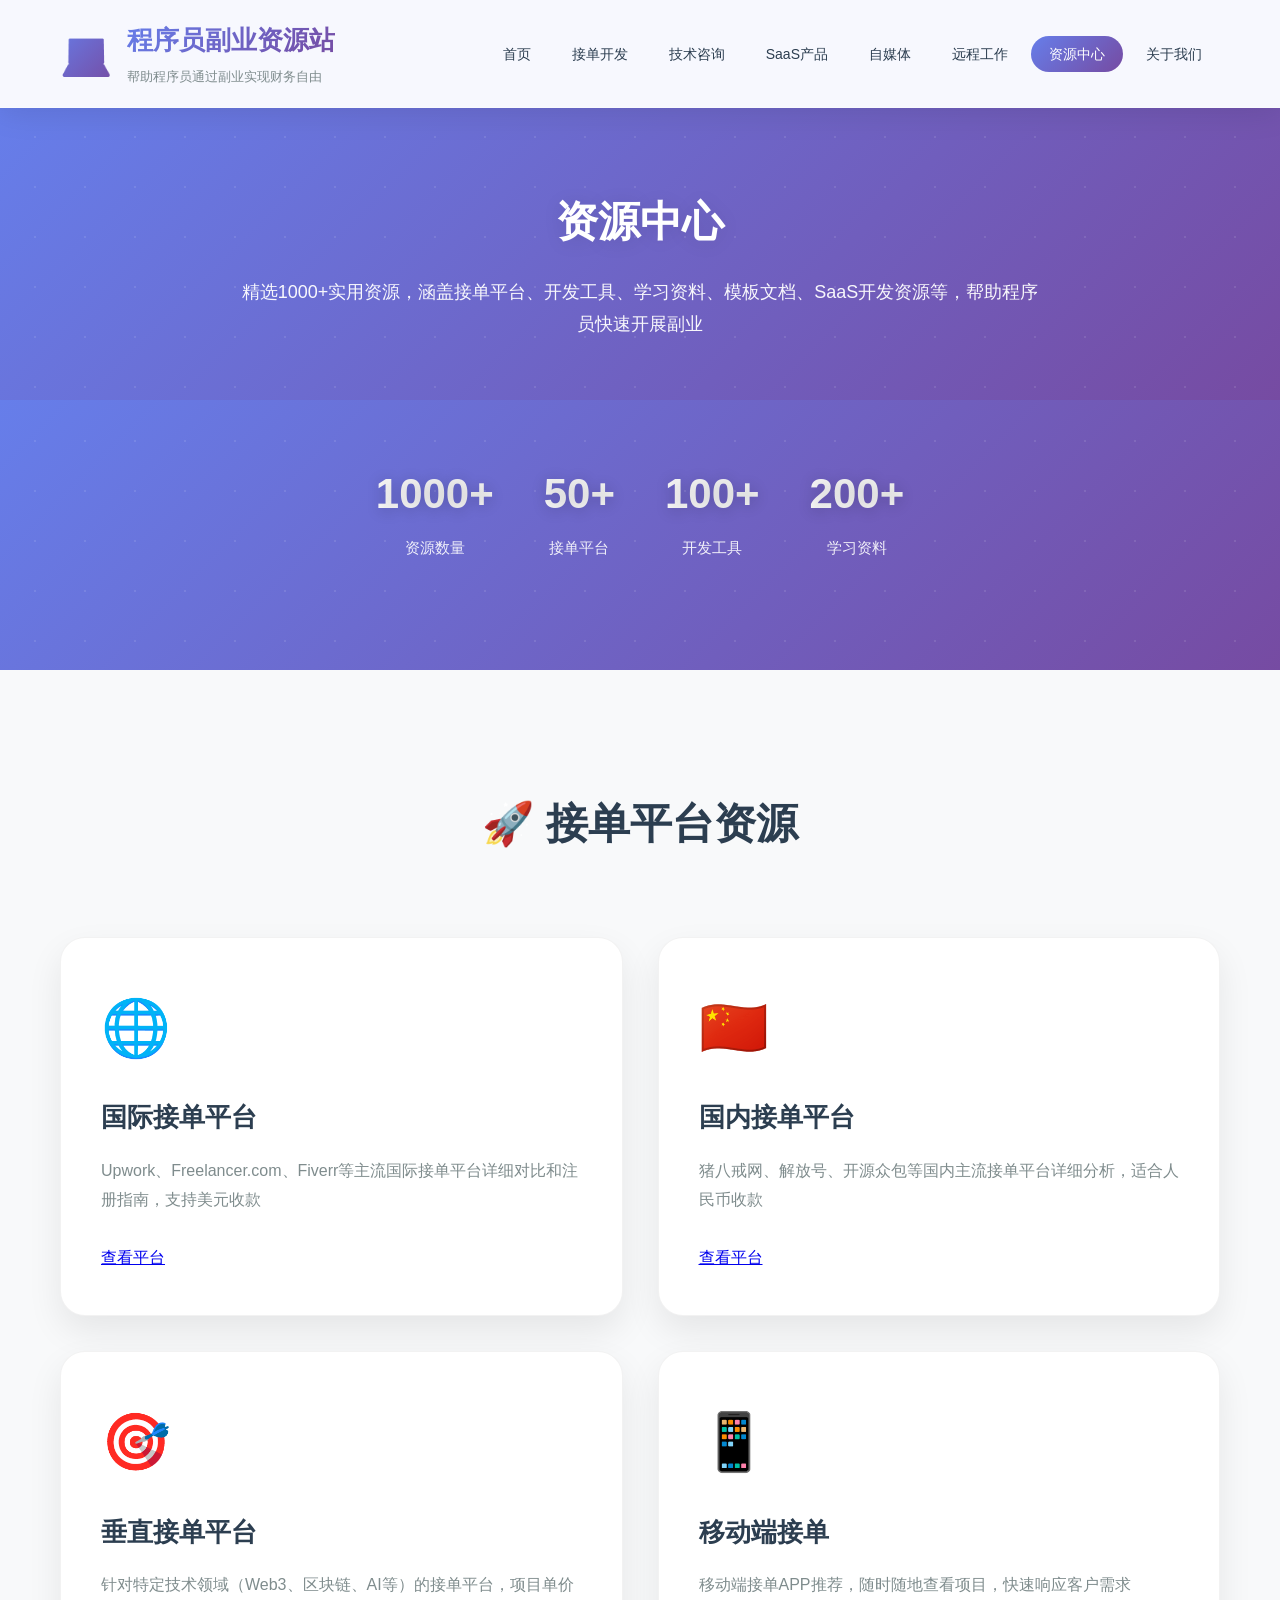
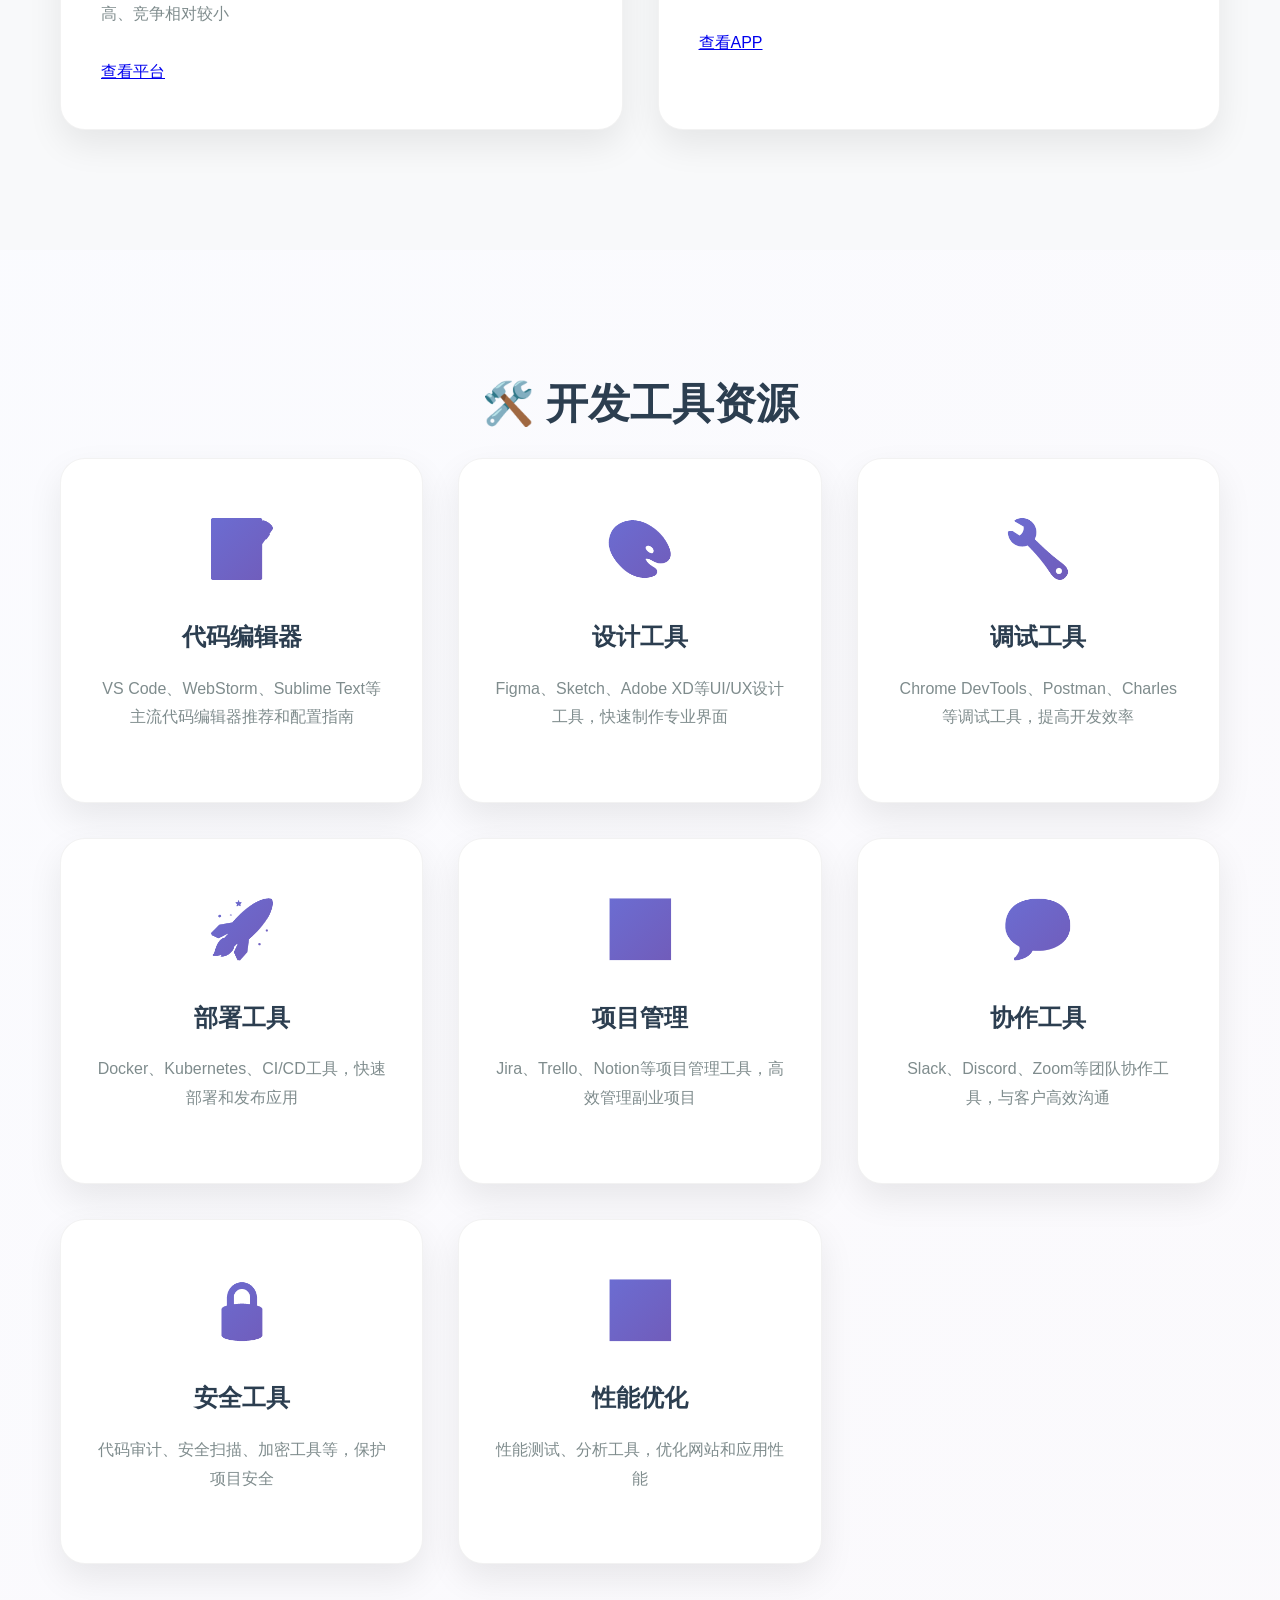
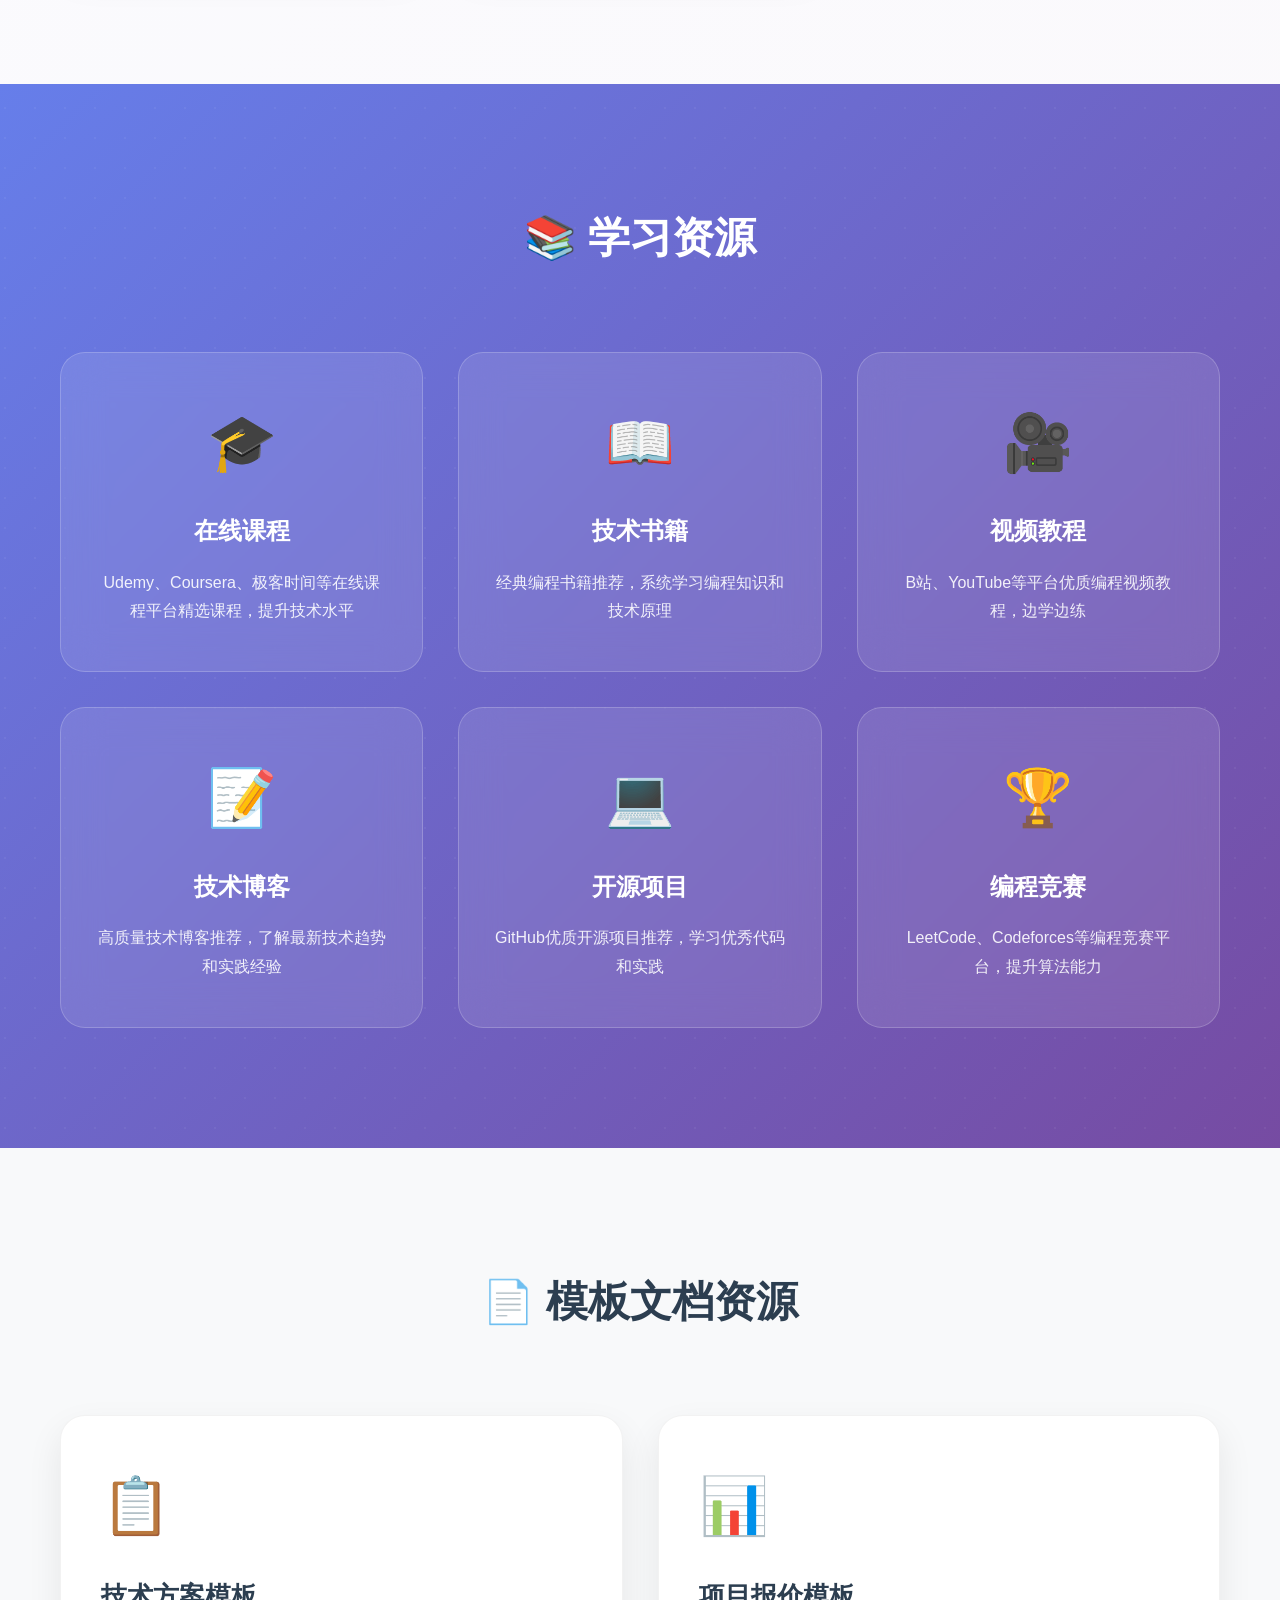
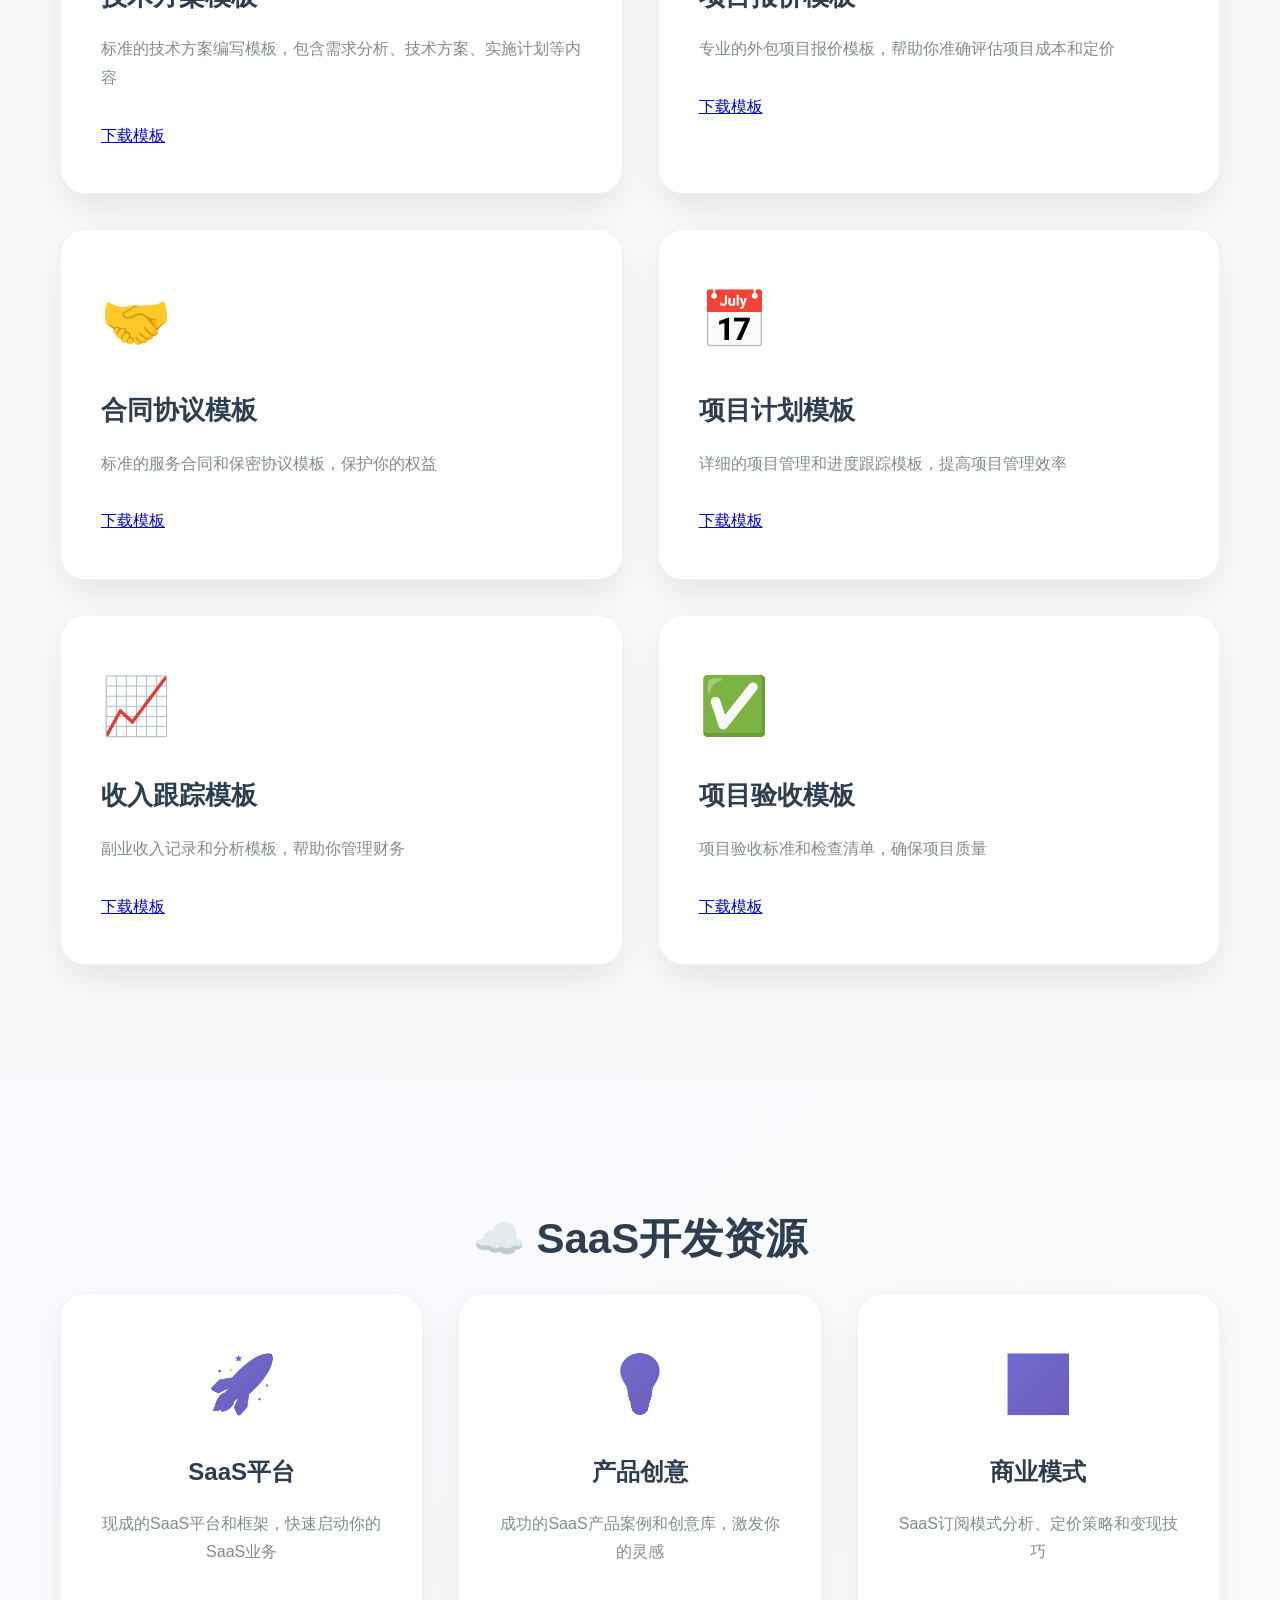
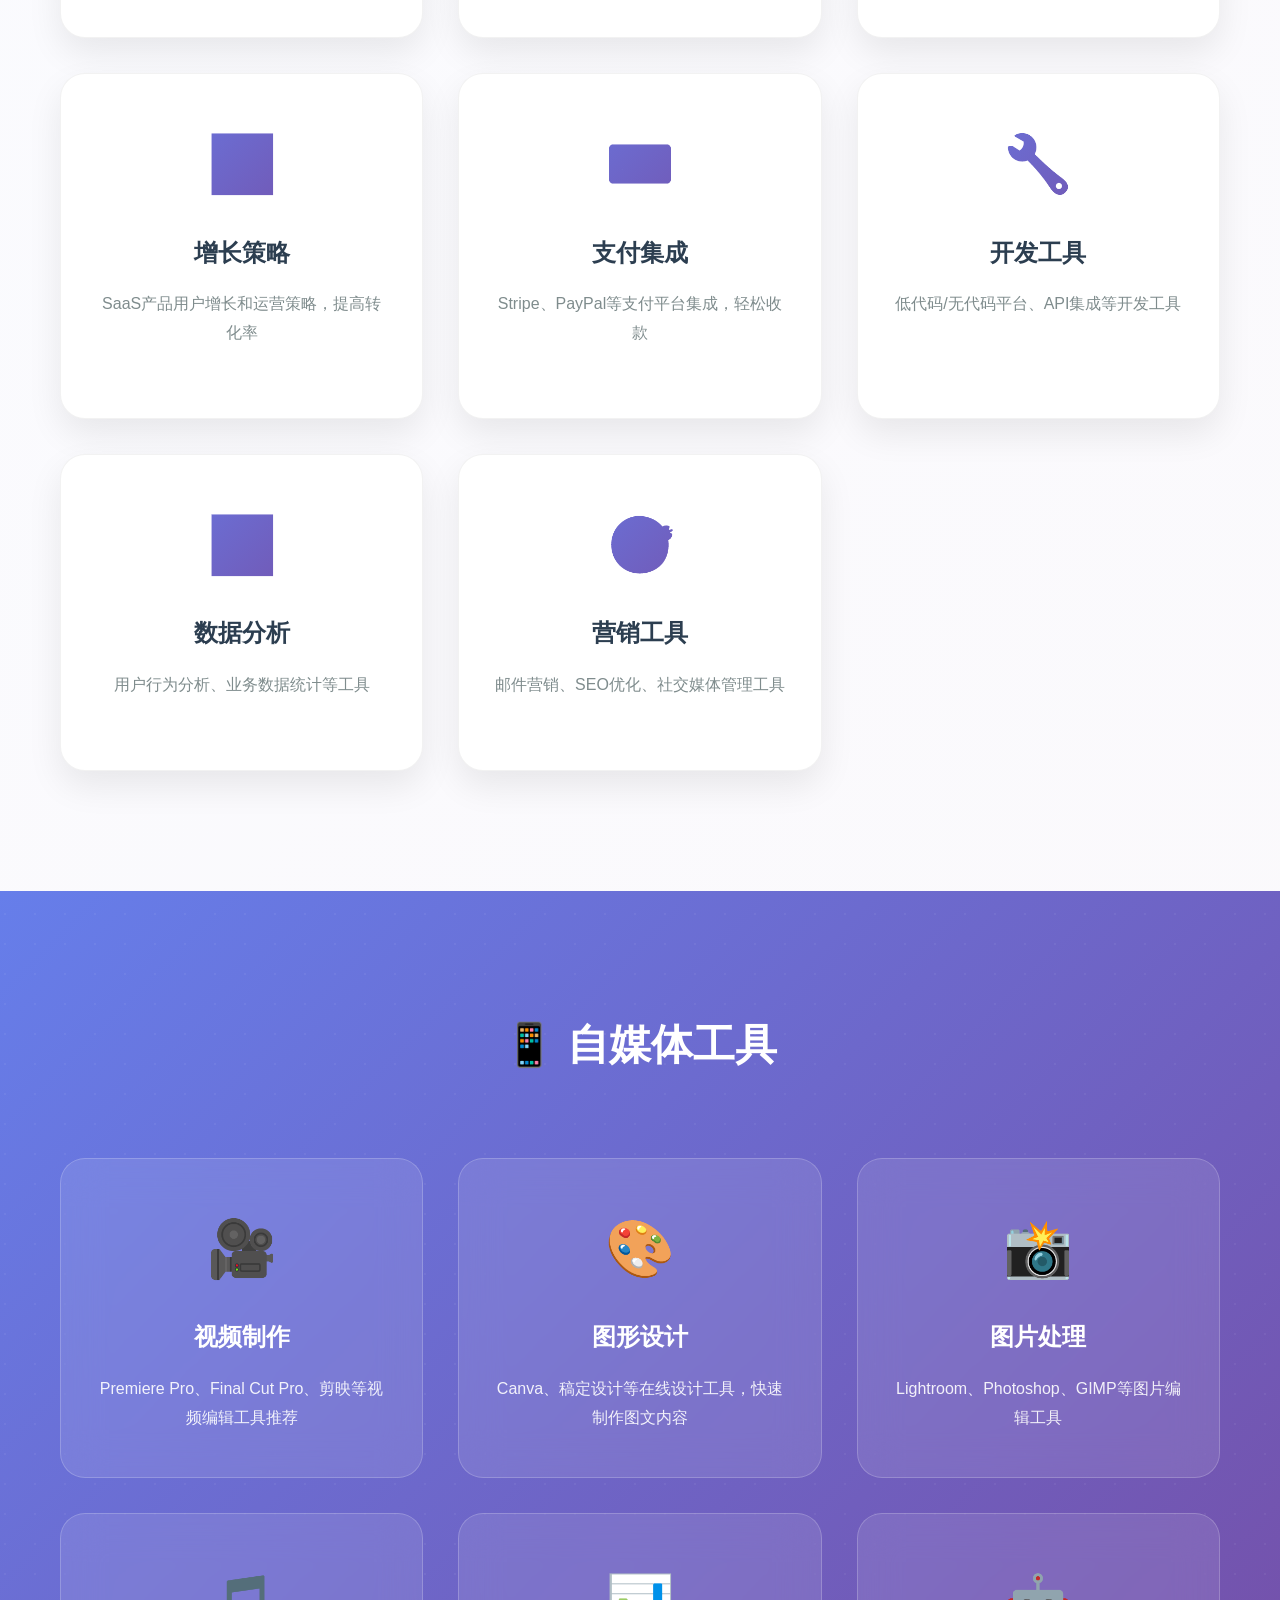
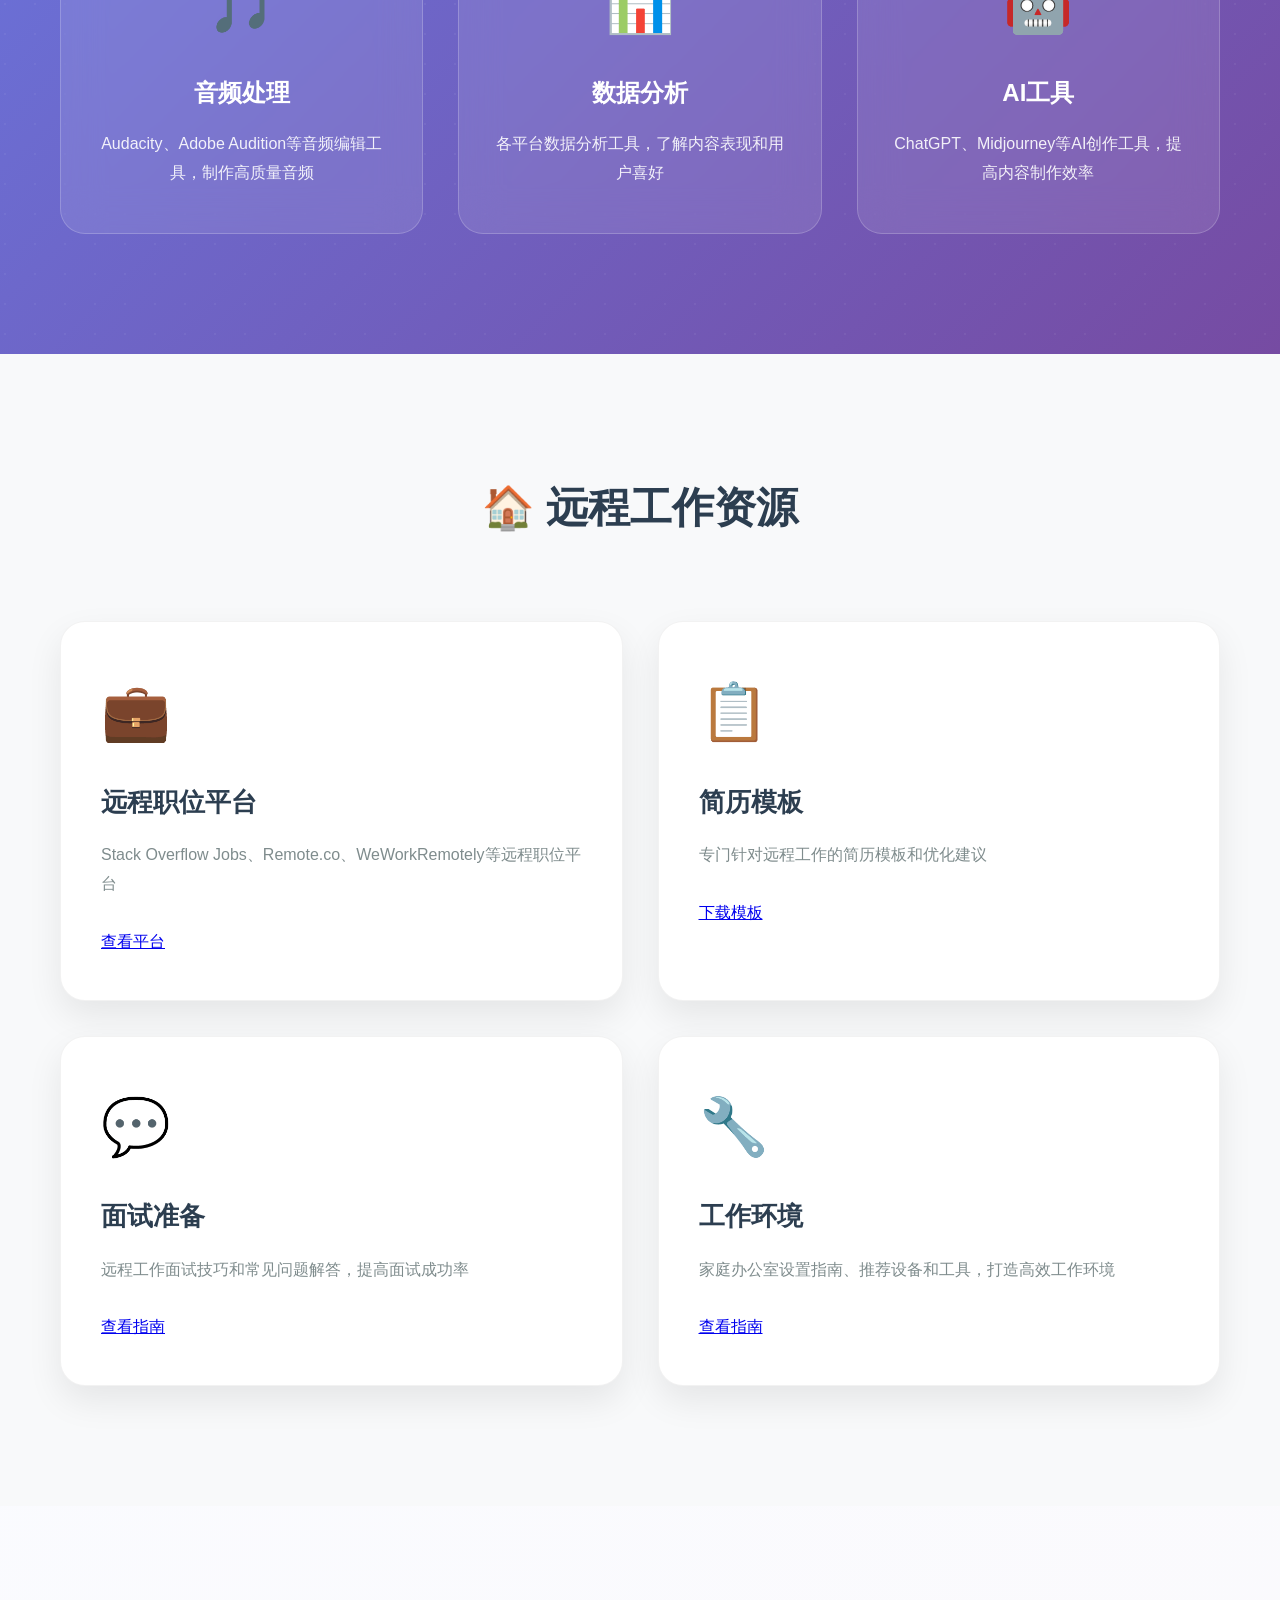
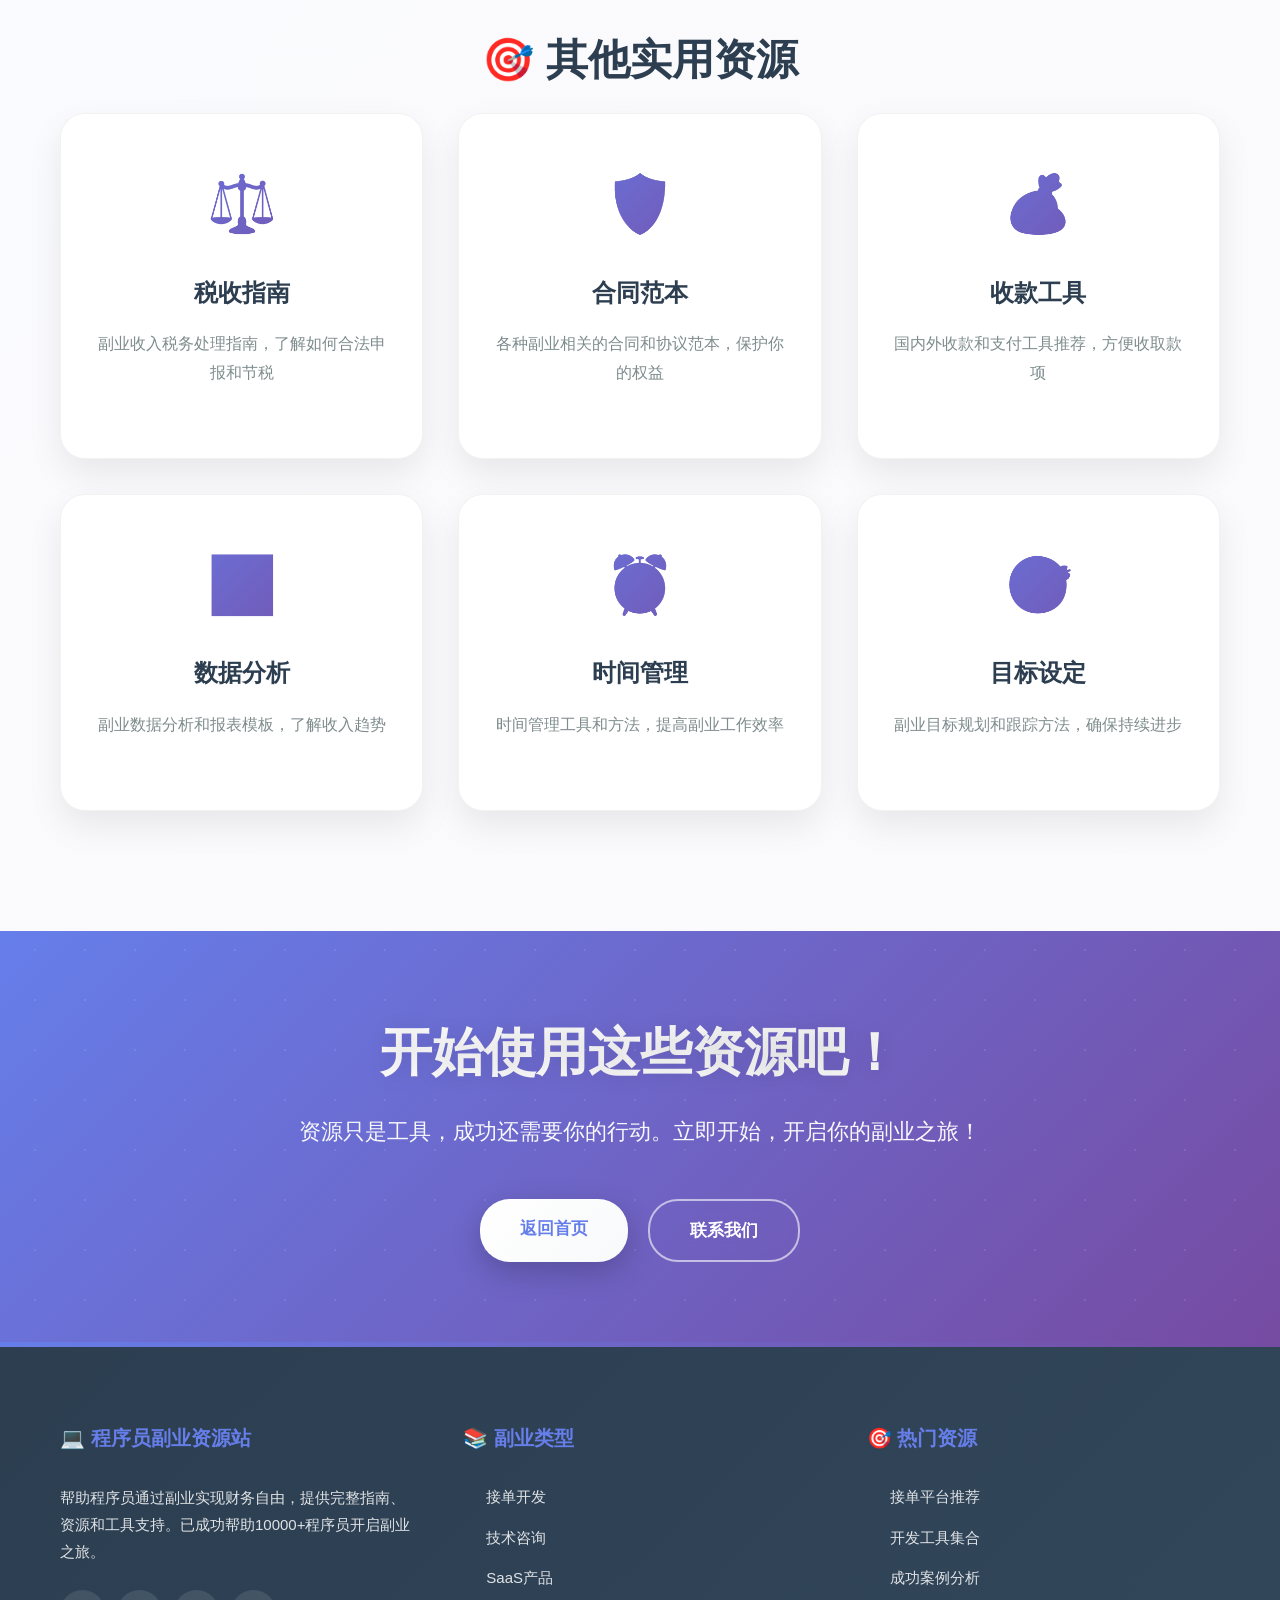
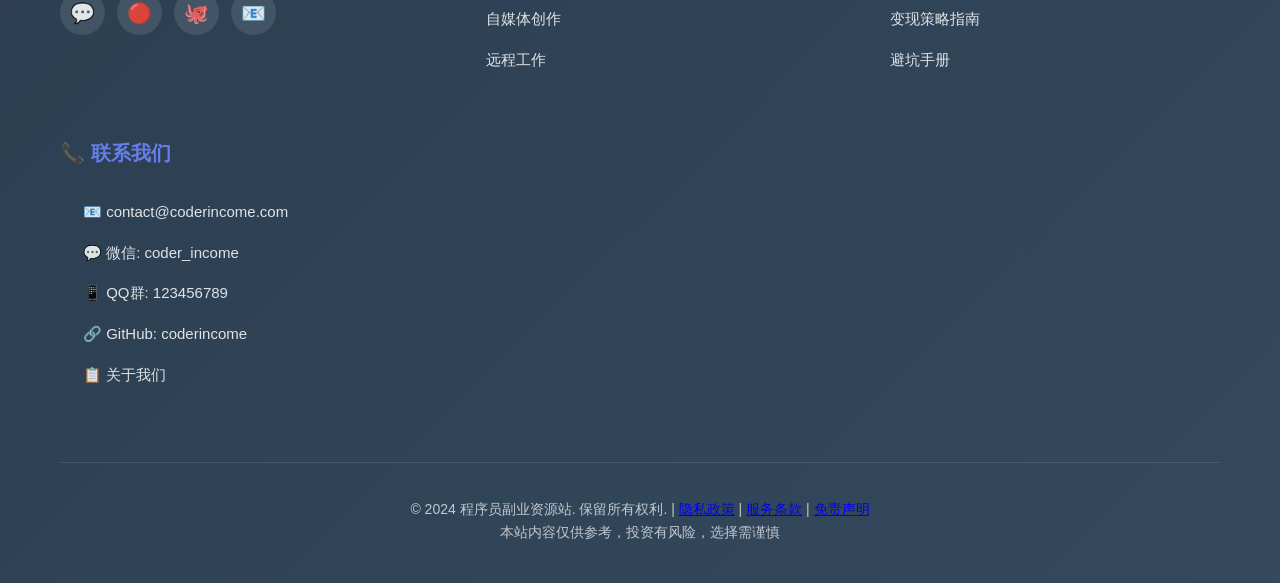
<file: resources.html>
<!DOCTYPE html>
<html lang="zh-CN">
<head>
    <meta charset="UTF-8">
    <meta name="viewport" content="width=device-width, initial-scale=1.0">
    <title>资源中心 - 程序员副业资源站</title>
    <meta name="description" content="程序员副业资源中心 - 提供接单平台、开发工具、学习资料、模板文档、SaaS开发资源等实用资源，帮助程序员快速开展副业。">
    <meta name="keywords" content="程序员资源,接单平台,开发工具,学习资料,模板文档,副业工具,SaaS资源,自媒体工具,远程工作资源">
    <meta http-equiv="Content-Security-Policy" content="default-src 'self'; script-src 'self' 'unsafe-inline'; style-src 'self' 'unsafe-inline';">
    <meta name="referrer" content="no-referrer">
    <meta http-equiv="X-Content-Type-Options" content="nosniff">
    <link rel="stylesheet" href="styles.css">
</head>
<body>
    <header>
        <div class="container">
            <div class="logo">
                <div class="logo-icon">💻</div>
                <div class="logo-text">
                    <h1>程序员副业资源站</h1>
                    <p>帮助程序员通过副业实现财务自由</p>
                </div>
            </div>
            <nav>
                <ul>
                    <li><a href="index.html">首页</a></li>
                    <li><a href="freelance.html">接单开发</a></li>
                    <li><a href="consulting.html">技术咨询</a></li>
                    <li><a href="saas.html">SaaS产品</a></li>
                    <li><a href="media.html">自媒体</a></li>
                    <li><a href="remote.html">远程工作</a></li>
                    <li><a href="resources.html" class="active">资源中心</a></li>
                    <li><a href="about.html">关于我们</a></li>
                </ul>
            </nav>
        </div>
    </header>

    <main class="main-content">
        <!-- Page Header -->
        <section class="page-header">
            <div class="container">
                <div class="page-header-content">
                    <h1>资源中心</h1>
                    <p>精选1000+实用资源，涵盖接单平台、开发工具、学习资料、模板文档、SaaS开发资源等，帮助程序员快速开展副业</p>
                </div>
            </div>
        </section>

        <!-- Stats Section -->
        <section class="hero" style="padding: 60px 0;">
            <div class="container">
                <div class="hero-stats">
                    <div class="stat-item">
                        <div class="stat-number">1000+</div>
                        <div class="stat-label">资源数量</div>
                    </div>
                    <div class="stat-item">
                        <div class="stat-number">50+</div>
                        <div class="stat-label">接单平台</div>
                    </div>
                    <div class="stat-item">
                        <div class="stat-number">100+</div>
                        <div class="stat-label">开发工具</div>
                    </div>
                    <div class="stat-item">
                        <div class="stat-number">200+</div>
                        <div class="stat-label">学习资料</div>
                    </div>
                </div>
            </div>
        </section>

        <!-- Freelance Platforms -->
        <section class="success-stories">
            <div class="container">
                <h3>🚀 接单平台资源</h3>
                <div class="stories-grid">
                    <div class="story-card">
                        <div class="story-icon">🌐</div>
                        <h4>国际接单平台</h4>
                        <p>Upwork、Freelancer.com、Fiverr等主流国际接单平台详细对比和注册指南，支持美元收款</p>
                        <div class="story-action">
                            <a href="#" class="btn-small">查看平台</a>
                        </div>
                    </div>
                    
                    <div class="story-card">
                        <div class="story-icon">🇨🇳</div>
                        <h4>国内接单平台</h4>
                        <p>猪八戒网、解放号、开源众包等国内主流接单平台详细分析，适合人民币收款</p>
                        <div class="story-action">
                            <a href="#" class="btn-small">查看平台</a>
                        </div>
                    </div>
                    
                    <div class="story-card">
                        <div class="story-icon">🎯</div>
                        <h4>垂直接单平台</h4>
                        <p>针对特定技术领域（Web3、区块链、AI等）的接单平台，项目单价高、竞争相对较小</p>
                        <div class="story-action">
                            <a href="#" class="btn-small">查看平台</a>
                        </div>
                    </div>
                    
                    <div class="story-card">
                        <div class="story-icon">📱</div>
                        <h4>移动端接单</h4>
                        <p>移动端接单APP推荐，随时随地查看项目，快速响应客户需求</p>
                        <div class="story-action">
                            <a href="#" class="btn-small">查看APP</a>
                        </div>
                    </div>
                </div>
            </div>
        </section>

        <!-- Development Tools -->
        <section class="features">
            <div class="container">
                <h3>🛠️ 开发工具资源</h3>
                <div class="feature-grid">
                    <div class="feature-card">
                        <div class="feature-icon">📝</div>
                        <h4>代码编辑器</h4>
                        <p>VS Code、WebStorm、Sublime Text等主流代码编辑器推荐和配置指南</p>
                    </div>
                    
                    <div class="feature-card">
                        <div class="feature-icon">🎨</div>
                        <h4>设计工具</h4>
                        <p>Figma、Sketch、Adobe XD等UI/UX设计工具，快速制作专业界面</p>
                    </div>
                    
                    <div class="feature-card">
                        <div class="feature-icon">🔧</div>
                        <h4>调试工具</h4>
                        <p>Chrome DevTools、Postman、Charles等调试工具，提高开发效率</p>
                    </div>
                    
                    <div class="feature-card">
                        <div class="feature-icon">🚀</div>
                        <h4>部署工具</h4>
                        <p>Docker、Kubernetes、CI/CD工具，快速部署和发布应用</p>
                    </div>
                    
                    <div class="feature-card">
                        <div class="feature-icon">📊</div>
                        <h4>项目管理</h4>
                        <p>Jira、Trello、Notion等项目管理工具，高效管理副业项目</p>
                    </div>
                    
                    <div class="feature-card">
                        <div class="feature-icon">💬</div>
                        <h4>协作工具</h4>
                        <p>Slack、Discord、Zoom等团队协作工具，与客户高效沟通</p>
                    </div>
                    
                    <div class="feature-card">
                        <div class="feature-icon">🔒</div>
                        <h4>安全工具</h4>
                        <p>代码审计、安全扫描、加密工具等，保护项目安全</p>
                    </div>
                    
                    <div class="feature-card">
                        <div class="feature-icon">📈</div>
                        <h4>性能优化</h4>
                        <p>性能测试、分析工具，优化网站和应用性能</p>
                    </div>
                </div>
            </div>
        </section>

        <!-- Learning Resources -->
        <section class="benefits">
            <div class="container">
                <h3>📚 学习资源</h3>
                <div class="benefits-grid">
                    <div class="benefit-item">
                        <div class="benefit-icon">🎓</div>
                        <h4>在线课程</h4>
                        <p>Udemy、Coursera、极客时间等在线课程平台精选课程，提升技术水平</p>
                    </div>
                    
                    <div class="benefit-item">
                        <div class="benefit-icon">📖</div>
                        <h4>技术书籍</h4>
                        <p>经典编程书籍推荐，系统学习编程知识和技术原理</p>
                    </div>
                    
                    <div class="benefit-item">
                        <div class="benefit-icon">🎥</div>
                        <h4>视频教程</h4>
                        <p>B站、YouTube等平台优质编程视频教程，边学边练</p>
                    </div>
                    
                    <div class="benefit-item">
                        <div class="benefit-icon">📝</div>
                        <h4>技术博客</h4>
                        <p>高质量技术博客推荐，了解最新技术趋势和实践经验</p>
                    </div>
                    
                    <div class="benefit-item">
                        <div class="benefit-icon">💻</div>
                        <h4>开源项目</h4>
                        <p>GitHub优质开源项目推荐，学习优秀代码和实践</p>
                    </div>
                    
                    <div class="benefit-item">
                        <div class="benefit-icon">🏆</div>
                        <h4>编程竞赛</h4>
                        <p>LeetCode、Codeforces等编程竞赛平台，提升算法能力</p>
                    </div>
                </div>
            </div>
        </section>

        <!-- Template Resources -->
        <section class="success-stories">
            <div class="container">
                <h3>📄 模板文档资源</h3>
                <div class="stories-grid">
                    <div class="story-card">
                        <div class="story-icon">📋</div>
                        <h4>技术方案模板</h4>
                        <p>标准的技术方案编写模板，包含需求分析、技术方案、实施计划等内容</p>
                        <div class="story-action">
                            <a href="#" class="btn-small">下载模板</a>
                        </div>
                    </div>
                    
                    <div class="story-card">
                        <div class="story-icon">📊</div>
                        <h4>项目报价模板</h4>
                        <p>专业的外包项目报价模板，帮助你准确评估项目成本和定价</p>
                        <div class="story-action">
                            <a href="#" class="btn-small">下载模板</a>
                        </div>
                    </div>
                    
                    <div class="story-card">
                        <div class="story-icon">🤝</div>
                        <h4>合同协议模板</h4>
                        <p>标准的服务合同和保密协议模板，保护你的权益</p>
                        <div class="story-action">
                            <a href="#" class="btn-small">下载模板</a>
                        </div>
                    </div>
                    
                    <div class="story-card">
                        <div class="story-icon">📅</div>
                        <h4>项目计划模板</h4>
                        <p>详细的项目管理和进度跟踪模板，提高项目管理效率</p>
                        <div class="story-action">
                            <a href="#" class="btn-small">下载模板</a>
                        </div>
                    </div>
                    
                    <div class="story-card">
                        <div class="story-icon">📈</div>
                        <h4>收入跟踪模板</h4>
                        <p>副业收入记录和分析模板，帮助你管理财务</p>
                        <div class="story-action">
                            <a href="#" class="btn-small">下载模板</a>
                        </div>
                    </div>
                    
                    <div class="story-card">
                        <div class="story-icon">✅</div>
                        <h4>项目验收模板</h4>
                        <p>项目验收标准和检查清单，确保项目质量</p>
                        <div class="story-action">
                            <a href="#" class="btn-small">下载模板</a>
                        </div>
                    </div>
                </div>
            </div>
        </section>

        <!-- SaaS Resources -->
        <section class="features">
            <div class="container">
                <h3>☁️ SaaS开发资源</h3>
                <div class="feature-grid">
                    <div class="feature-card">
                        <div class="feature-icon">🚀</div>
                        <h4>SaaS平台</h4>
                        <p>现成的SaaS平台和框架，快速启动你的SaaS业务</p>
                    </div>
                    
                    <div class="feature-card">
                        <div class="feature-icon">💡</div>
                        <h4>产品创意</h4>
                        <p>成功的SaaS产品案例和创意库，激发你的灵感</p>
                    </div>
                    
                    <div class="feature-card">
                        <div class="feature-icon">📊</div>
                        <h4>商业模式</h4>
                        <p>SaaS订阅模式分析、定价策略和变现技巧</p>
                    </div>
                    
                    <div class="feature-card">
                        <div class="feature-icon">📈</div>
                        <h4>增长策略</h4>
                        <p>SaaS产品用户增长和运营策略，提高转化率</p>
                    </div>
                    
                    <div class="feature-card">
                        <div class="feature-icon">💳</div>
                        <h4>支付集成</h4>
                        <p>Stripe、PayPal等支付平台集成，轻松收款</p>
                    </div>
                    
                    <div class="feature-card">
                        <div class="feature-icon">🔧</div>
                        <h4>开发工具</h4>
                        <p>低代码/无代码平台、API集成等开发工具</p>
                    </div>
                    
                    <div class="feature-card">
                        <div class="feature-icon">📊</div>
                        <h4>数据分析</h4>
                        <p>用户行为分析、业务数据统计等工具</p>
                    </div>
                    
                    <div class="feature-card">
                        <div class="feature-icon">🎯</div>
                        <h4>营销工具</h4>
                        <p>邮件营销、SEO优化、社交媒体管理工具</p>
                    </div>
                </div>
            </div>
        </section>

        <!-- Media Tools -->
        <section class="benefits">
            <div class="container">
                <h3>📱 自媒体工具</h3>
                <div class="benefits-grid">
                    <div class="benefit-item">
                        <div class="benefit-icon">🎥</div>
                        <h4>视频制作</h4>
                        <p>Premiere Pro、Final Cut Pro、剪映等视频编辑工具推荐</p>
                    </div>
                    
                    <div class="benefit-item">
                        <div class="benefit-icon">🎨</div>
                        <h4>图形设计</h4>
                        <p>Canva、稿定设计等在线设计工具，快速制作图文内容</p>
                    </div>
                    
                    <div class="benefit-item">
                        <div class="benefit-icon">📸</div>
                        <h4>图片处理</h4>
                        <p>Lightroom、Photoshop、GIMP等图片编辑工具</p>
                    </div>
                    
                    <div class="benefit-item">
                        <div class="benefit-icon">🎵</div>
                        <h4>音频处理</h4>
                        <p>Audacity、Adobe Audition等音频编辑工具，制作高质量音频</p>
                    </div>
                    
                    <div class="benefit-item">
                        <div class="benefit-icon">📊</div>
                        <h4>数据分析</h4>
                        <p>各平台数据分析工具，了解内容表现和用户喜好</p>
                    </div>
                    
                    <div class="benefit-item">
                        <div class="benefit-icon">🤖</div>
                        <h4>AI工具</h4>
                        <p>ChatGPT、Midjourney等AI创作工具，提高内容制作效率</p>
                    </div>
                </div>
            </div>
        </section>

        <!-- Remote Work Resources -->
        <section class="success-stories">
            <div class="container">
                <h3>🏠 远程工作资源</h3>
                <div class="stories-grid">
                    <div class="story-card">
                        <div class="story-icon">💼</div>
                        <h4>远程职位平台</h4>
                        <p>Stack Overflow Jobs、Remote.co、WeWorkRemotely等远程职位平台</p>
                        <div class="story-action">
                            <a href="#" class="btn-small">查看平台</a>
                        </div>
                    </div>
                    
                    <div class="story-card">
                        <div class="story-icon">📋</div>
                        <h4>简历模板</h4>
                        <p>专门针对远程工作的简历模板和优化建议</p>
                        <div class="story-action">
                            <a href="#" class="btn-small">下载模板</a>
                        </div>
                    </div>
                    
                    <div class="story-card">
                        <div class="story-icon">💬</div>
                        <h4>面试准备</h4>
                        <p>远程工作面试技巧和常见问题解答，提高面试成功率</p>
                        <div class="story-action">
                            <a href="#" class="btn-small">查看指南</a>
                        </div>
                    </div>
                    
                    <div class="story-card">
                        <div class="story-icon">🔧</div>
                        <h4>工作环境</h4>
                        <p>家庭办公室设置指南、推荐设备和工具，打造高效工作环境</p>
                        <div class="story-action">
                            <a href="#" class="btn-small">查看指南</a>
                        </div>
                    </div>
                </div>
            </div>
        </section>

        <!-- Additional Resources -->
        <section class="features">
            <div class="container">
                <h3>🎯 其他实用资源</h3>
                <div class="feature-grid">
                    <div class="feature-card">
                        <div class="feature-icon">⚖️</div>
                        <h4>税收指南</h4>
                        <p>副业收入税务处理指南，了解如何合法申报和节税</p>
                    </div>
                    
                    <div class="feature-card">
                        <div class="feature-icon">🛡️</div>
                        <h4>合同范本</h4>
                        <p>各种副业相关的合同和协议范本，保护你的权益</p>
                    </div>
                    
                    <div class="feature-card">
                        <div class="feature-icon">💰</div>
                        <h4>收款工具</h4>
                        <p>国内外收款和支付工具推荐，方便收取款项</p>
                    </div>
                    
                    <div class="feature-card">
                        <div class="feature-icon">📈</div>
                        <h4>数据分析</h4>
                        <p>副业数据分析和报表模板，了解收入趋势</p>
                    </div>
                    
                    <div class="feature-card">
                        <div class="feature-icon">⏰</div>
                        <h4>时间管理</h4>
                        <p>时间管理工具和方法，提高副业工作效率</p>
                    </div>
                    
                    <div class="feature-card">
                        <div class="feature-icon">🎯</div>
                        <h4>目标设定</h4>
                        <p>副业目标规划和跟踪方法，确保持续进步</p>
                    </div>
                </div>
            </div>
        </section>

        <!-- CTA Section -->
        <section class="hero" style="padding: 80px 0;">
            <div class="container">
                <div class="hero-content">
                    <h2>开始使用这些资源吧！</h2>
                    <p>资源只是工具，成功还需要你的行动。立即开始，开启你的副业之旅！</p>
                    <div class="cta-buttons">
                        <a href="index.html" class="btn-primary">返回首页</a>
                        <a href="about.html" class="btn-secondary">联系我们</a>
                    </div>
                </div>
            </div>
        </section>
    </main>

    <footer>
        <div class="container">
            <div class="footer-content">
                <div class="footer-section">
                    <h4>💻 程序员副业资源站</h4>
                    <p>帮助程序员通过副业实现财务自由，提供完整指南、资源和工具支持。已成功帮助10000+程序员开启副业之旅。</p>
                    <div class="social-links">
                        <a href="#" title="微信">💬</a>
                        <a href="#" title="微博">🔴</a>
                        <a href="#" title="GitHub">🐙</a>
                        <a href="#" title="邮箱">📧</a>
                    </div>
                </div>
                
                <div class="footer-section">
                    <h4>📚 副业类型</h4>
                    <ul>
                        <li><a href="freelance.html">接单开发</a></li>
                        <li><a href="consulting.html">技术咨询</a></li>
                        <li><a href="saas.html">SaaS产品</a></li>
                        <li><a href="media.html">自媒体创作</a></li>
                        <li><a href="remote.html">远程工作</a></li>
                    </ul>
                </div>
                
                <div class="footer-section">
                    <h4>🎯 热门资源</h4>
                    <ul>
                        <li><a href="resources.html">接单平台推荐</a></li>
                        <li><a href="resources.html">开发工具集合</a></li>
                        <li><a href="resources.html">成功案例分析</a></li>
                        <li><a href="resources.html">变现策略指南</a></li>
                        <li><a href="resources.html">避坑手册</a></li>
                    </ul>
                </div>
                
                <div class="footer-section">
                    <h4>📞 联系我们</h4>
                    <ul>
                        <li><a href="mailto:contact@coderincome.com">📧 contact@coderincome.com</a></li>
                        <li><a href="#">💬 微信: coder_income</a></li>
                        <li><a href="#">📱 QQ群: 123456789</a></li>
                        <li><a href="#">🔗 GitHub: coderincome</a></li>
                        <li><a href="about.html">📋 关于我们</a></li>
                    </ul>
                </div>
            </div>
            
            <div class="footer-bottom">
                <p>© 2024 程序员副业资源站. 保留所有权利. | <a href="#">隐私政策</a> | <a href="#">服务条款</a> | <a href="#">免责声明</a></p>
                <p>本站内容仅供参考，投资有风险，选择需谨慎</p>
            </div>
        </div>
    </footer>
</body>
</html>
</file>
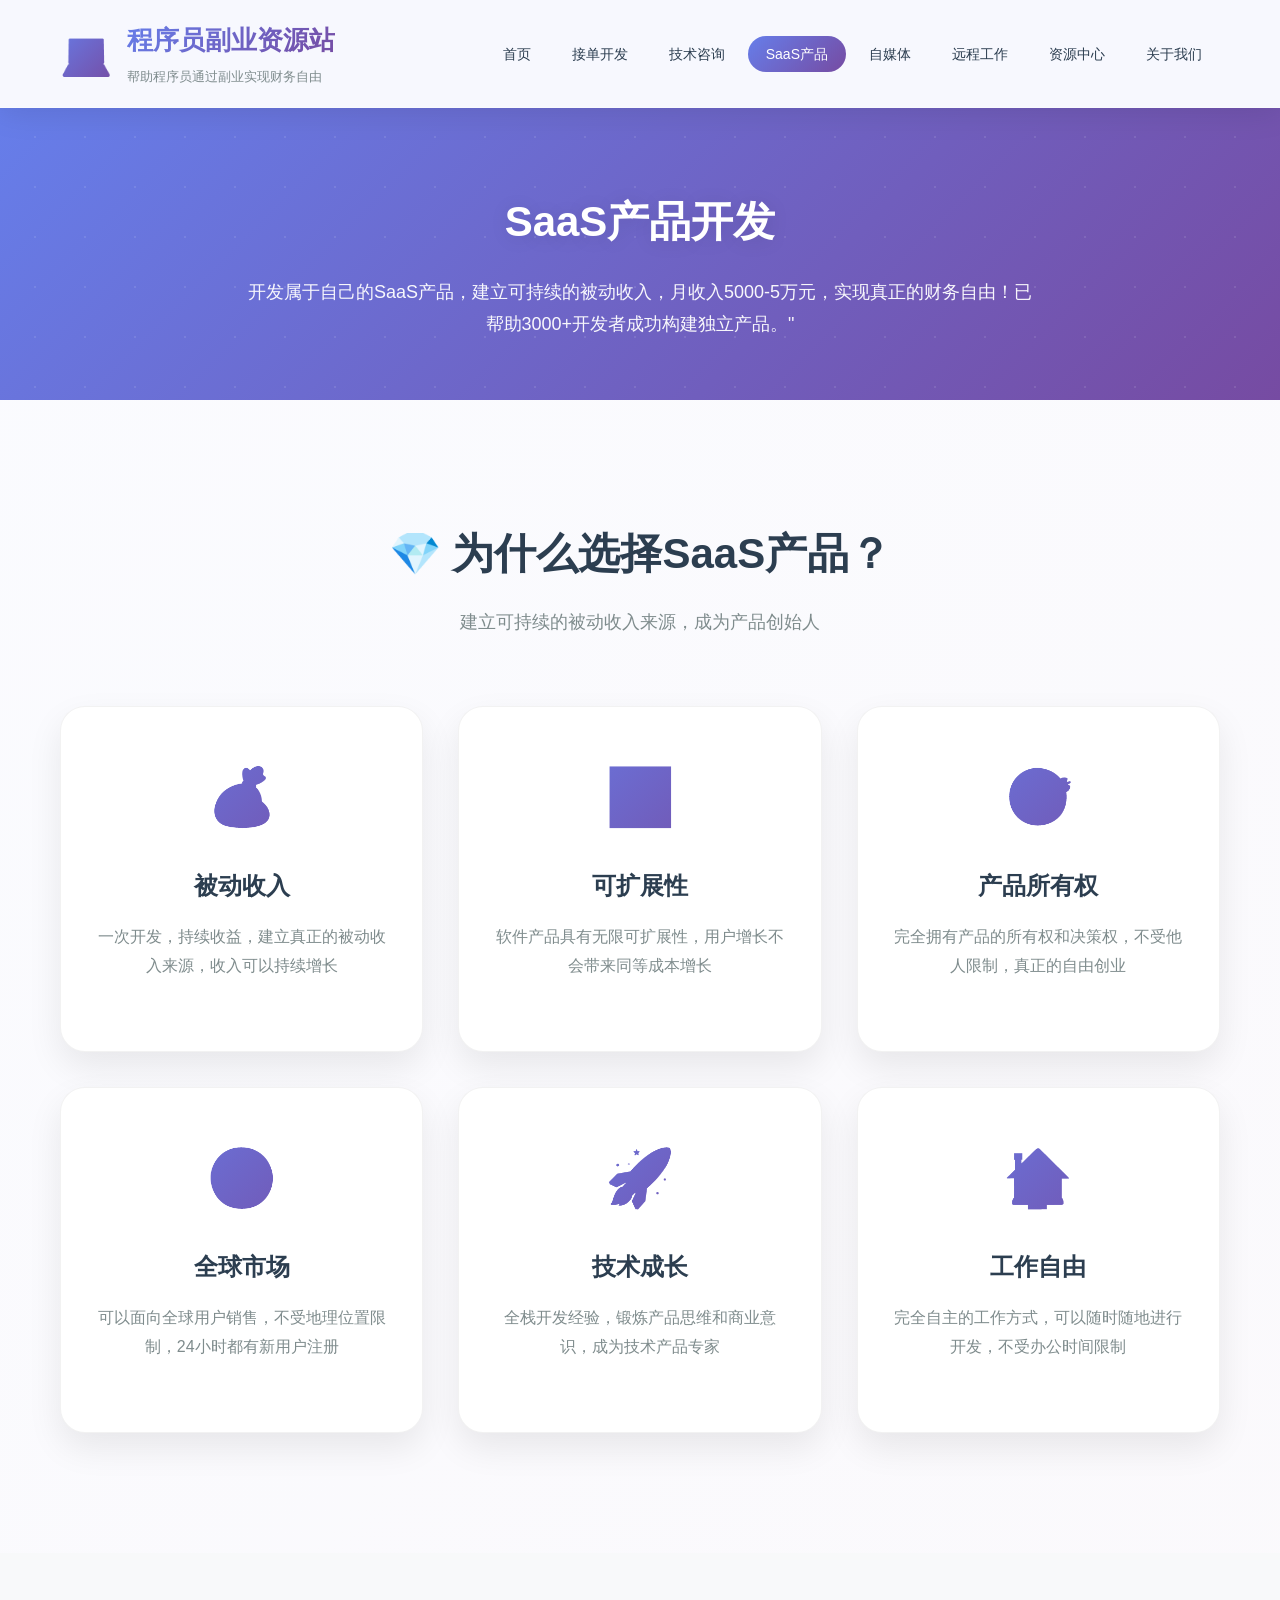
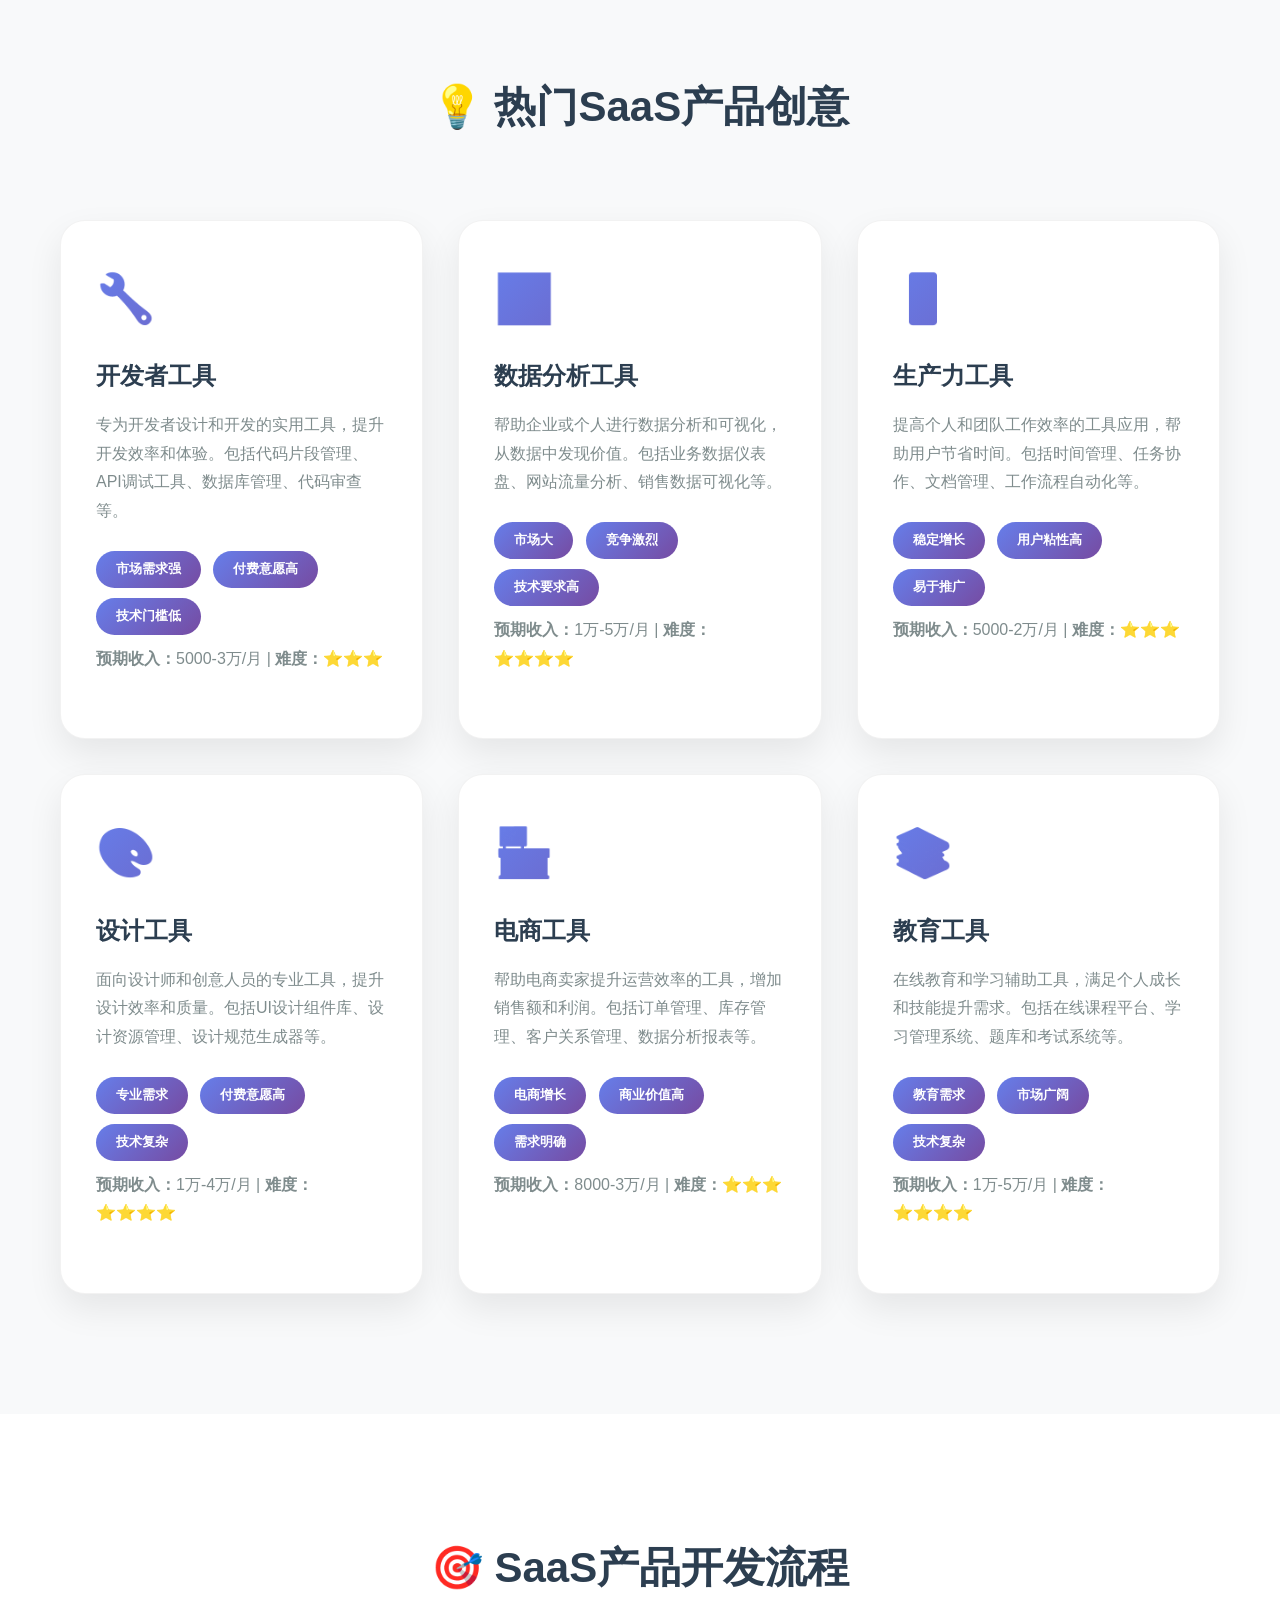
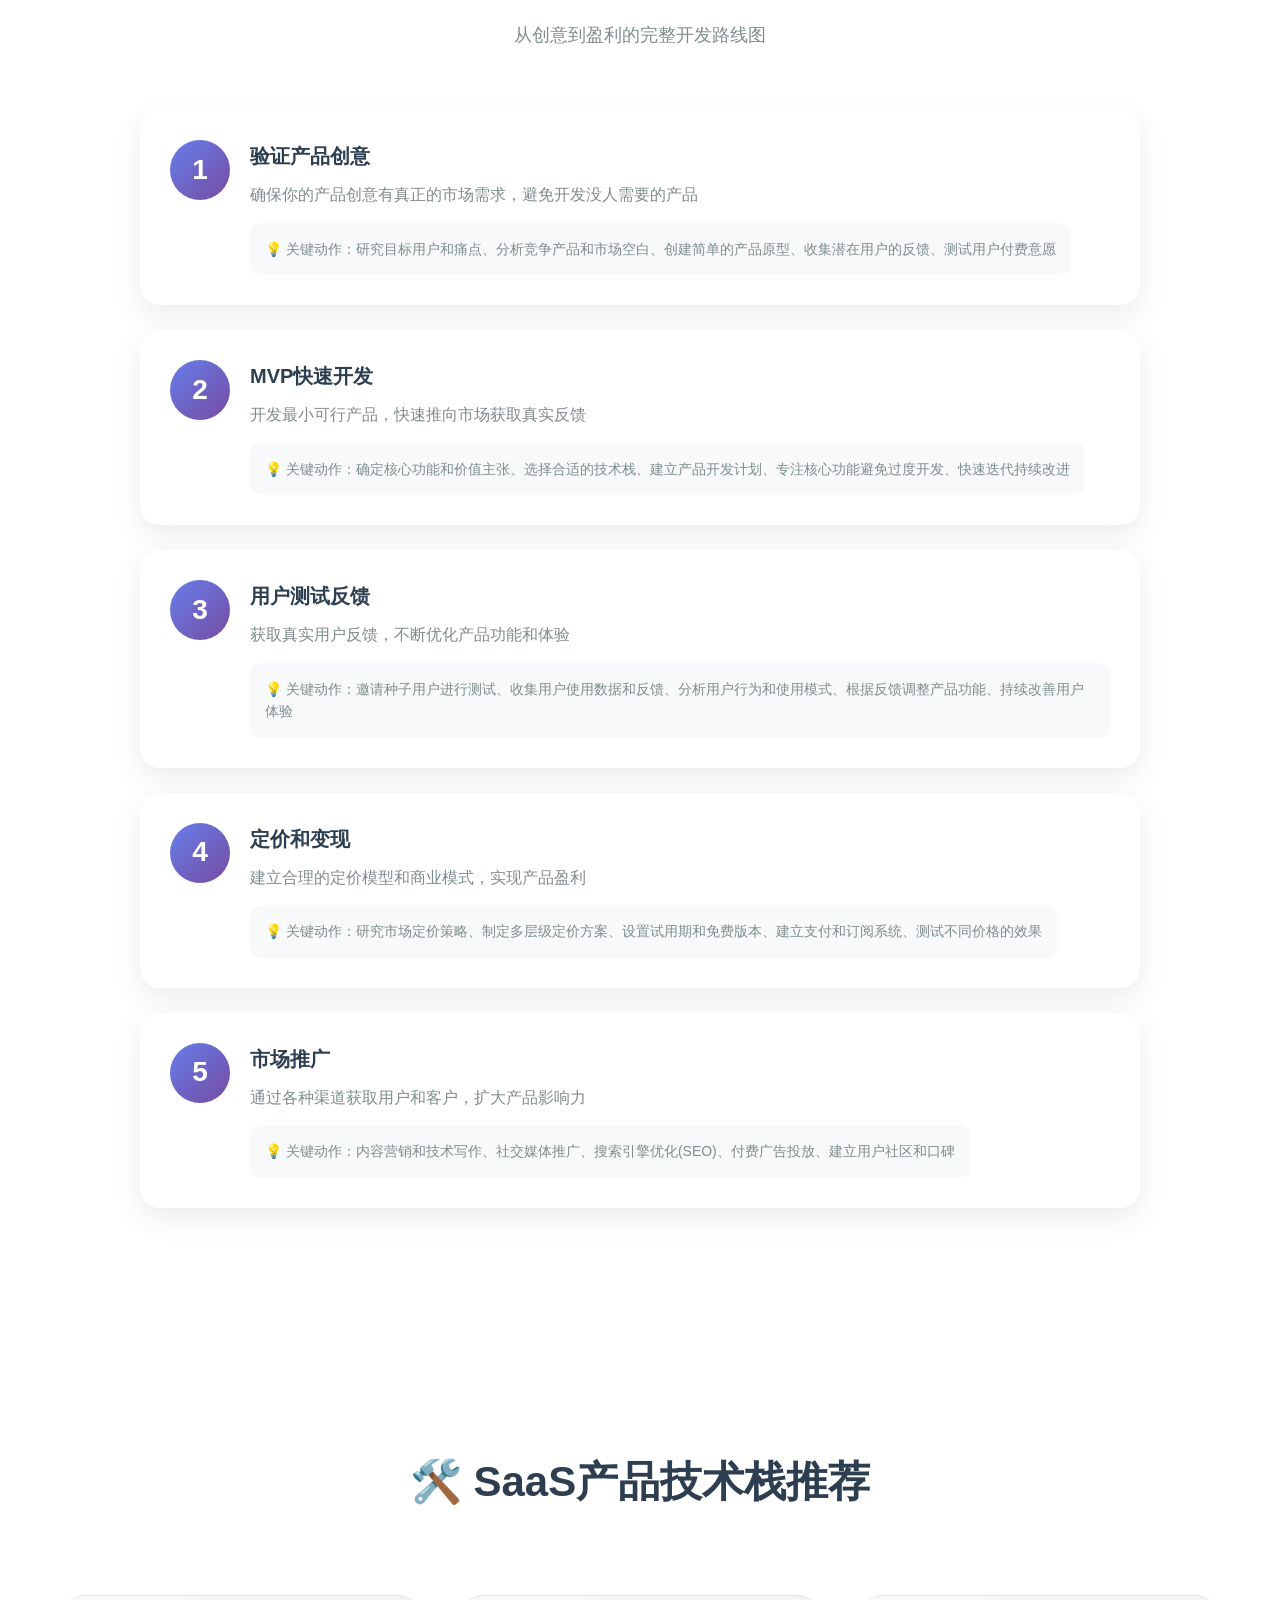
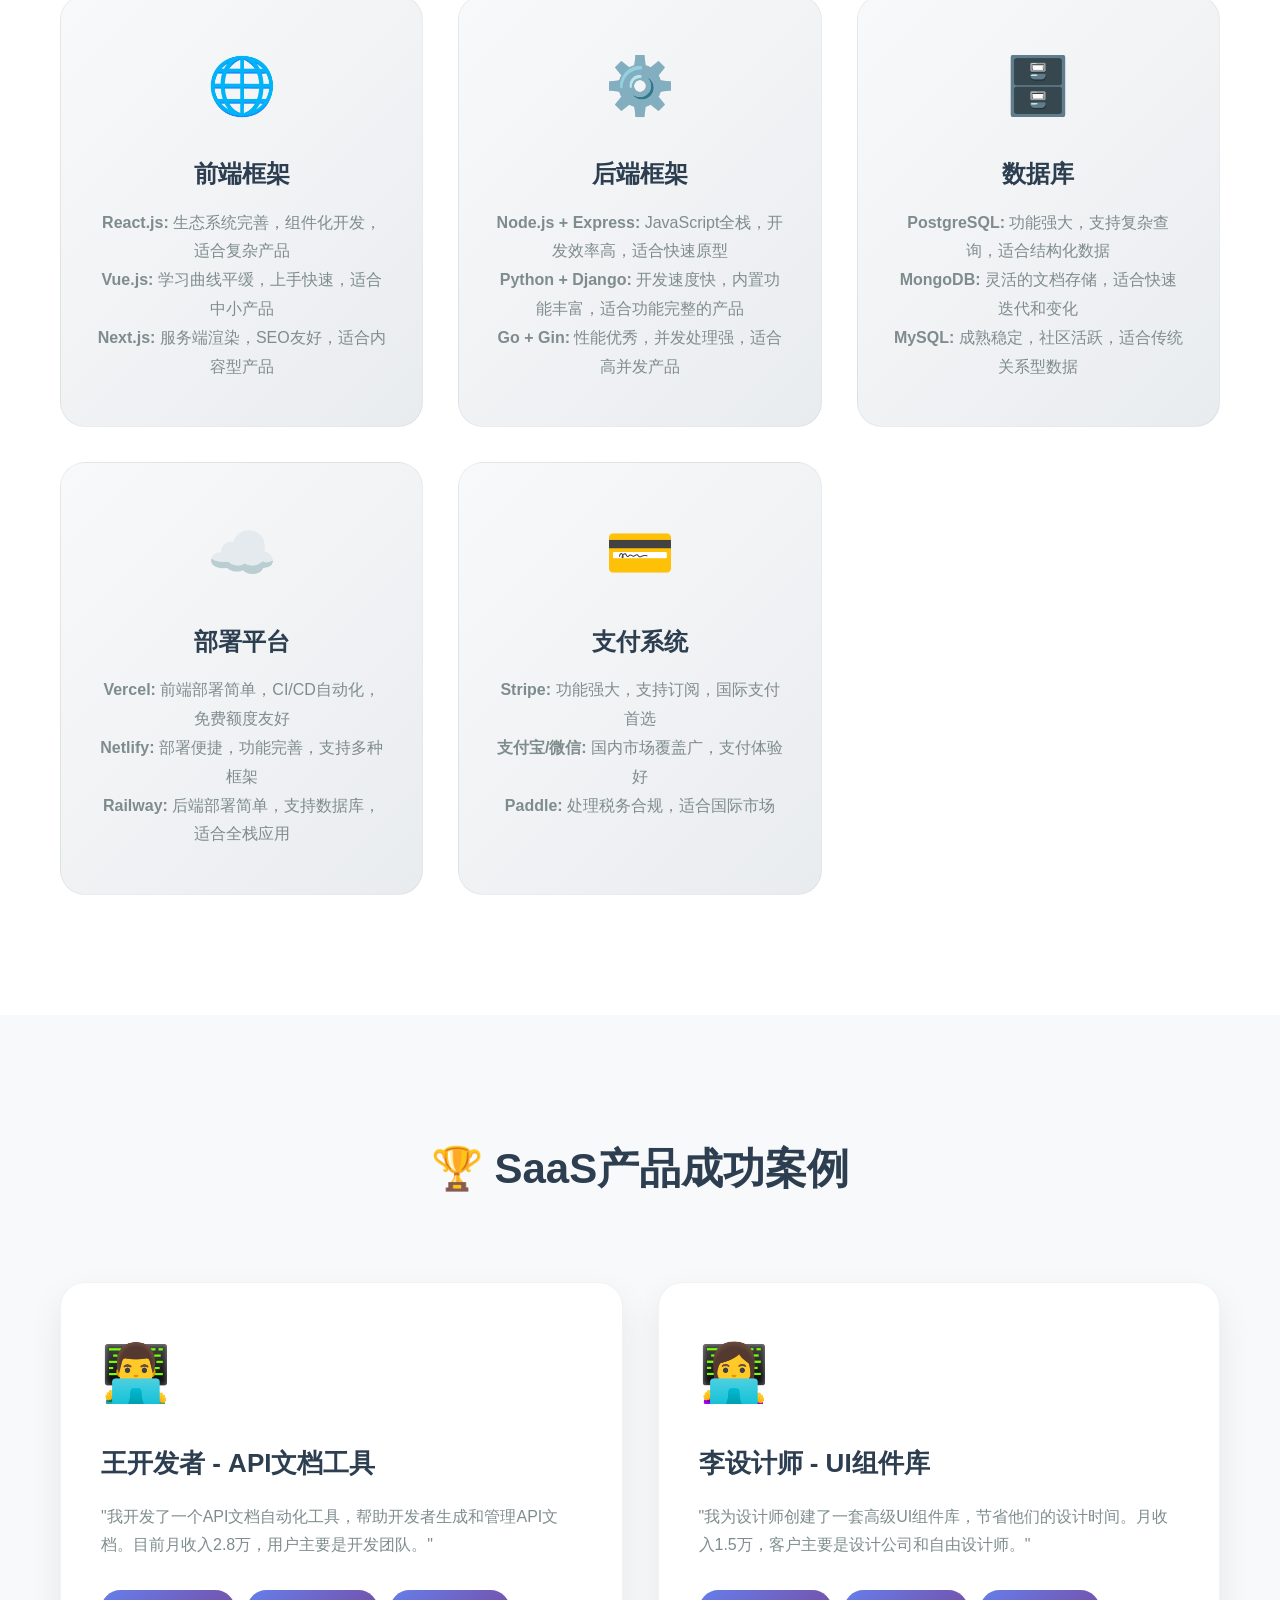
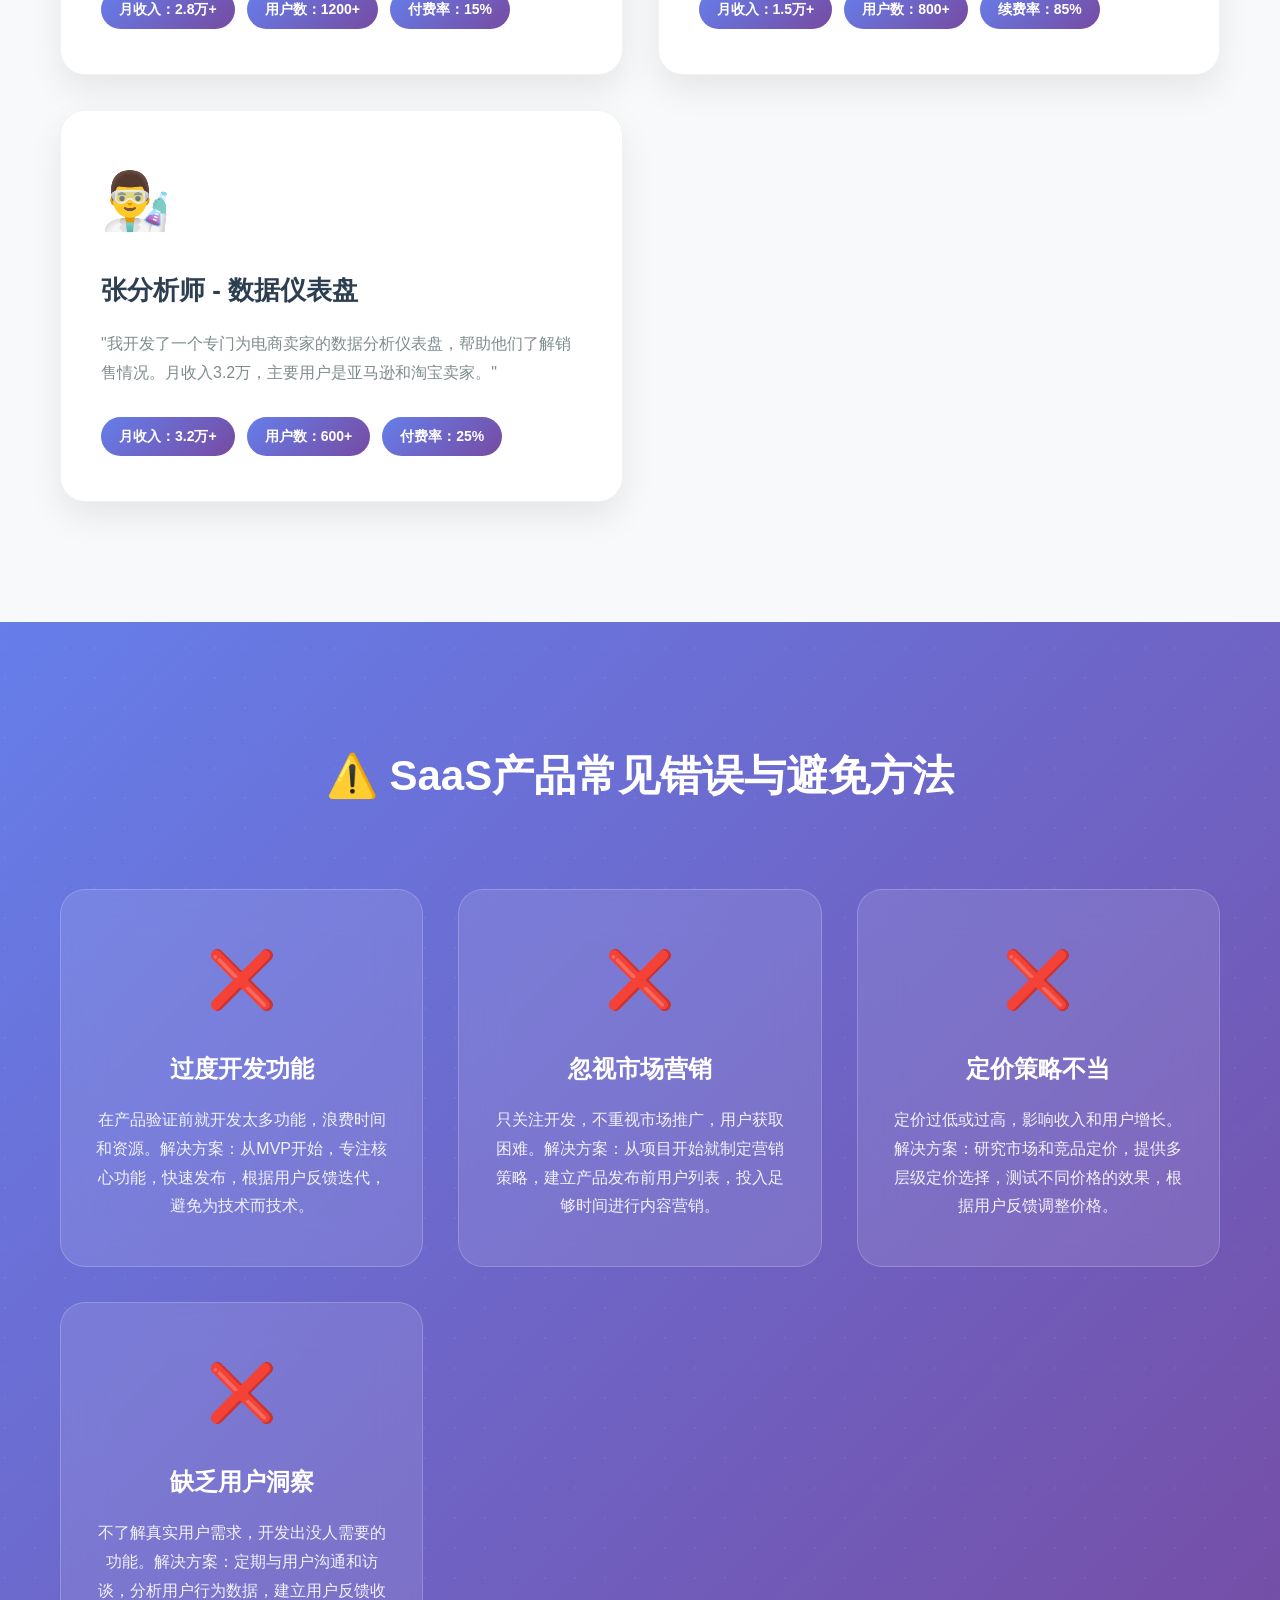
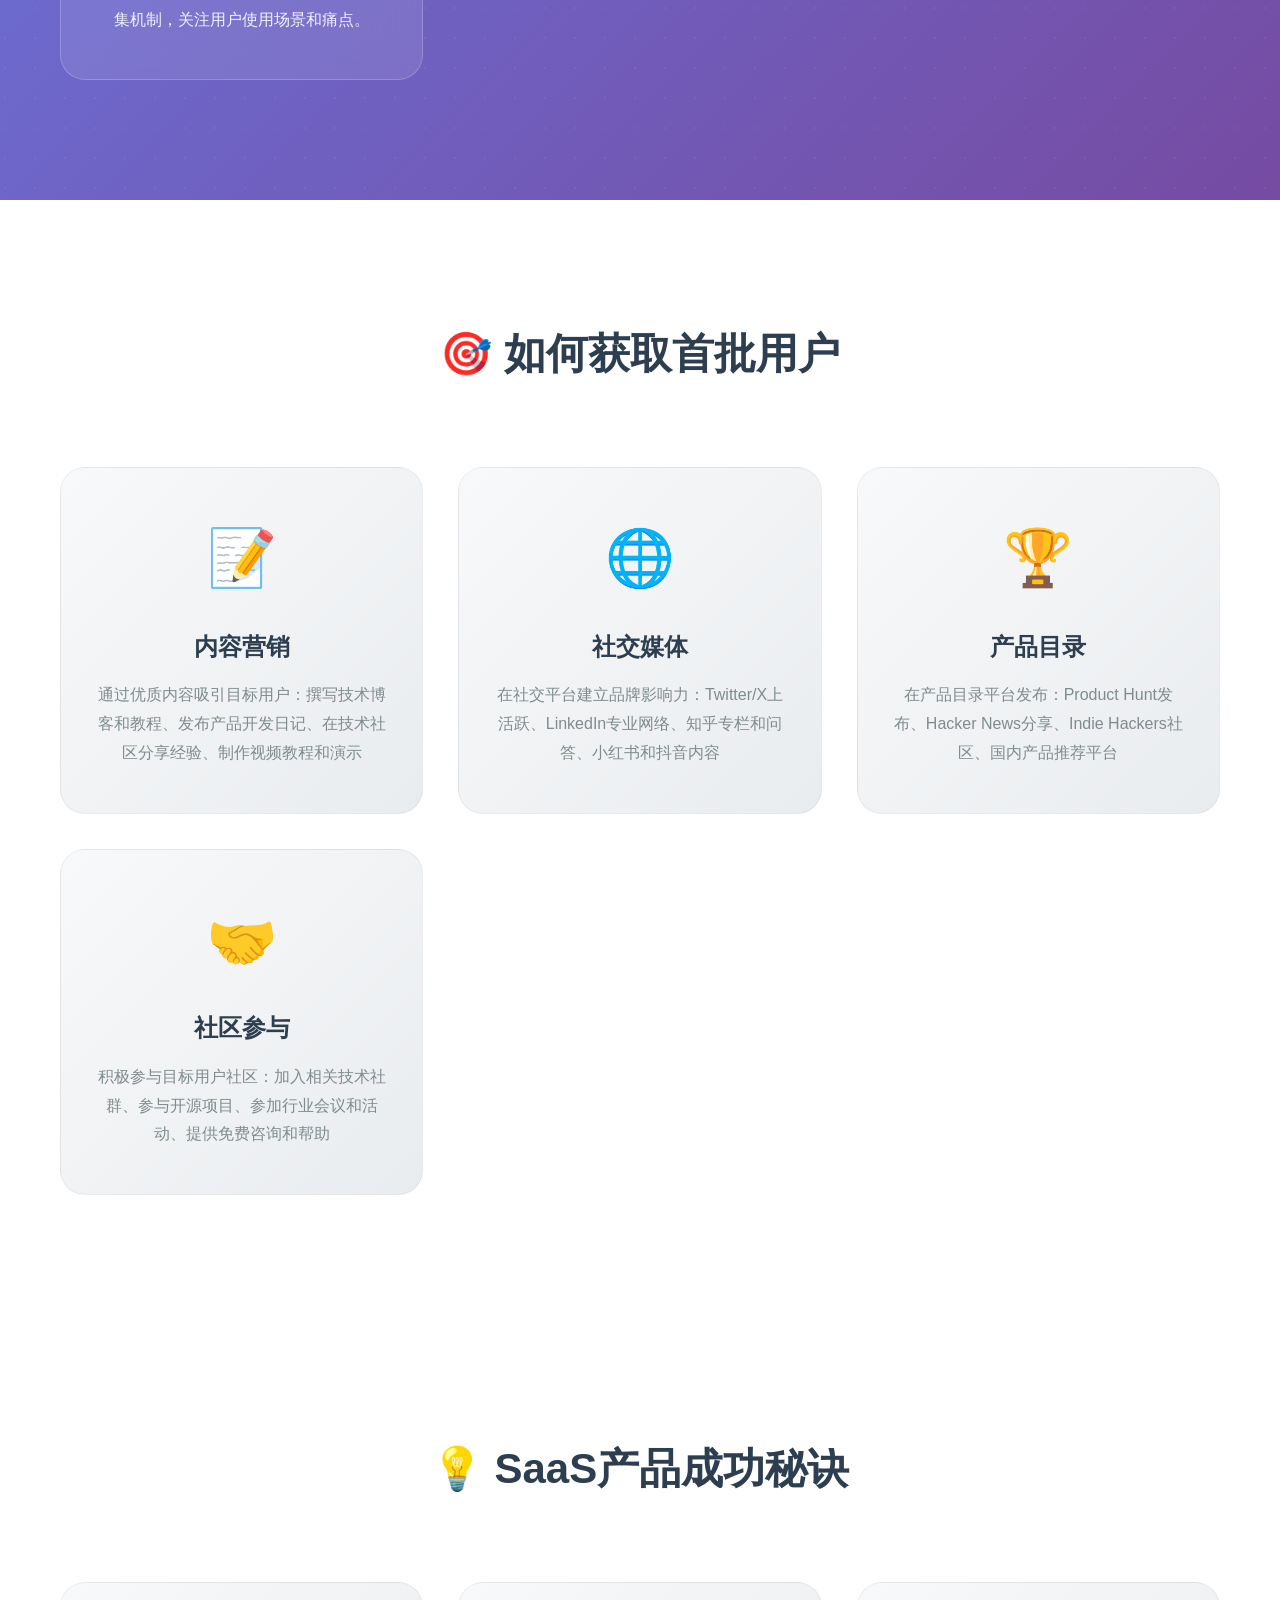
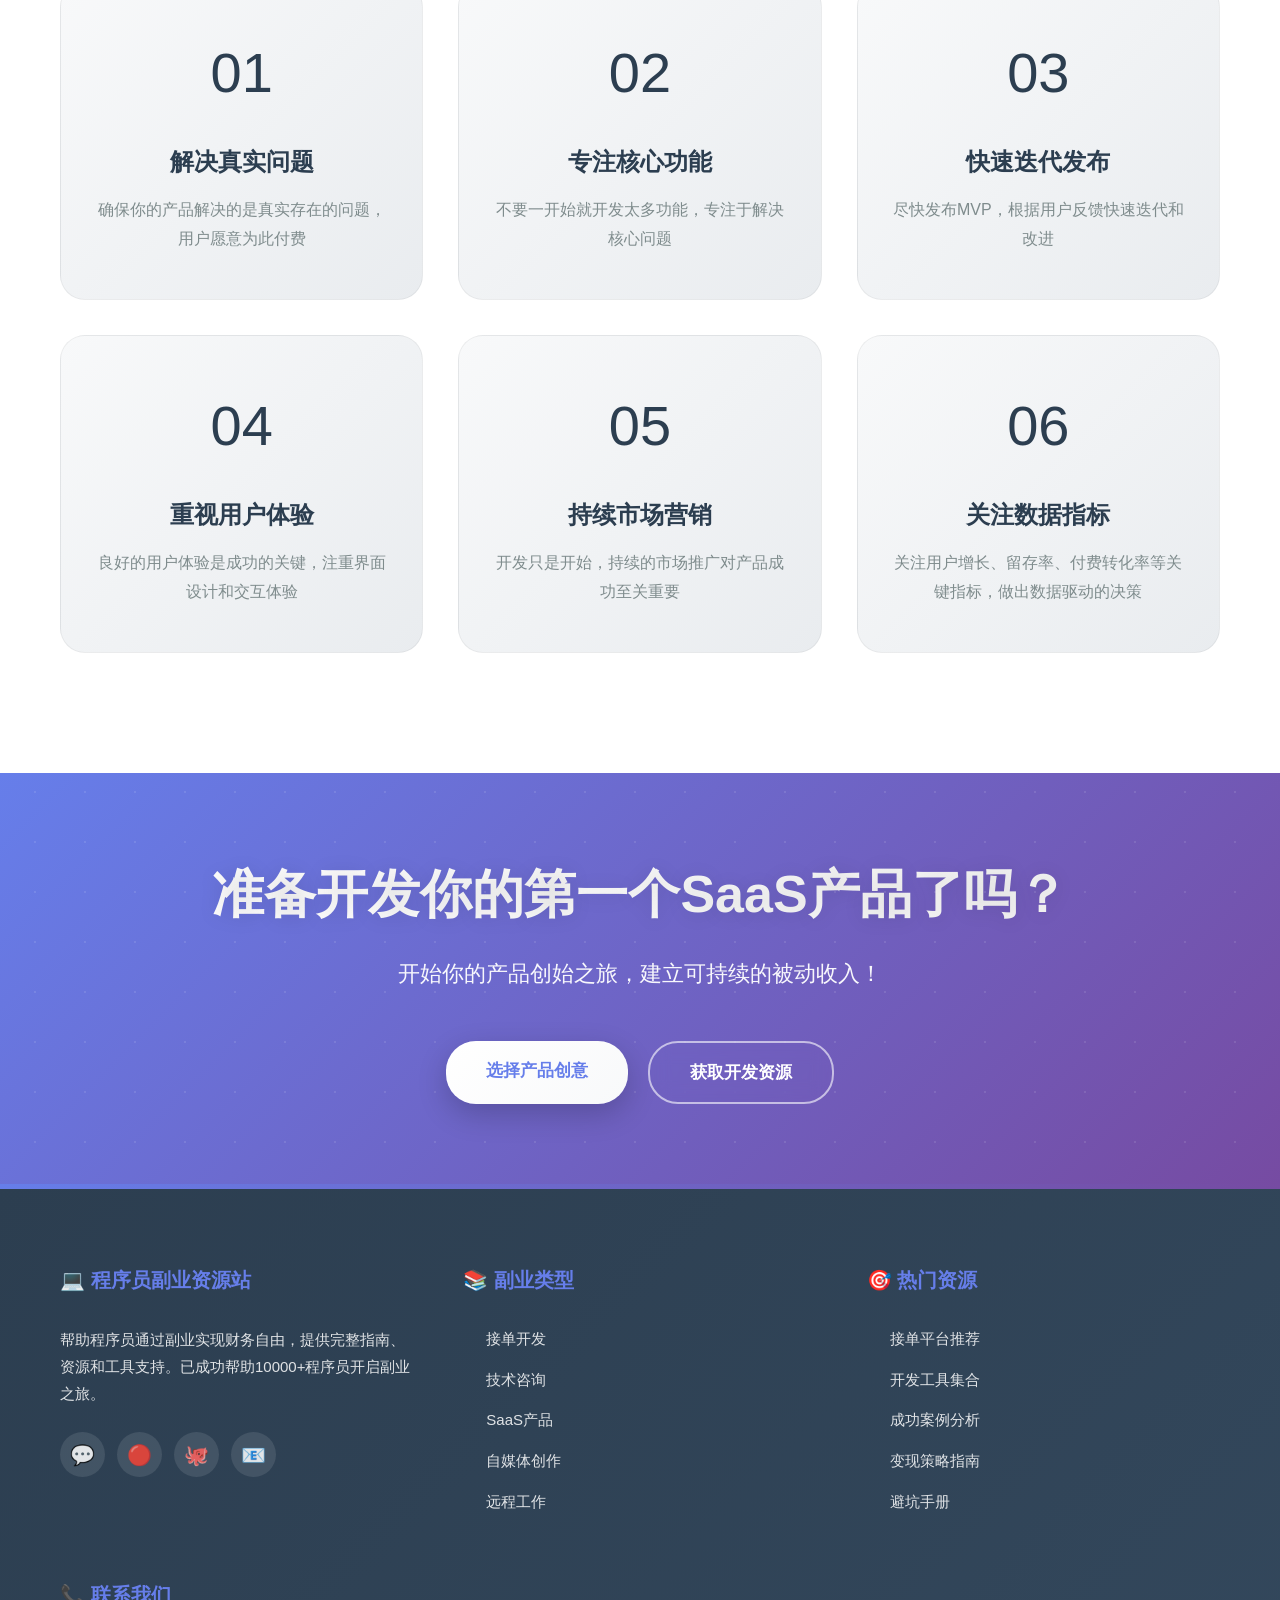
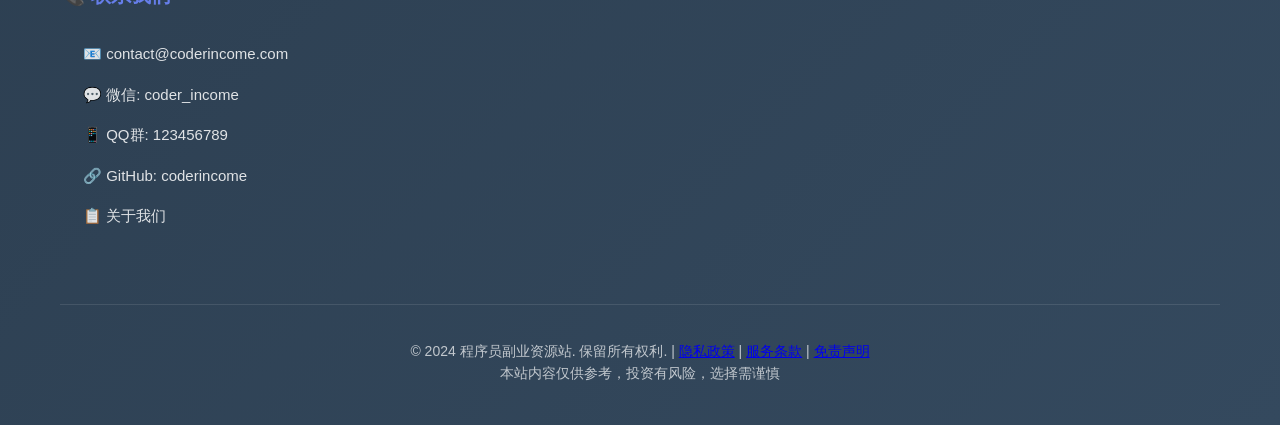
<file: saas.html>
<!DOCTYPE html>
<html lang="zh-CN">
<head>
    <meta charset="UTF-8">
    <meta name="viewport" content="width=device-width, initial-scale=1.0">
    <title>SaaS产品 - 程序员副业资源站</title>
    <meta name="description" content="程序员SaaS产品开发指南，提供产品创意、开发工具、推广策略、变现模式等实用信息，帮助程序员构建成功的SaaS产品，月收入5000-5万元。">
    <meta name="keywords" content="SaaS产品,软件即服务,独立开发,产品变现,独立黑客,SaaS开发">
    <meta http-equiv="Content-Security-Policy" content="default-src 'self'; script-src 'self' 'unsafe-inline'; style-src 'self' 'unsafe-inline';">
    <meta name="referrer" content="no-referrer">
    <meta http-equiv="X-Content-Type-Options" content="nosniff">
    <link rel="stylesheet" href="styles.css">
</head>
<body>
    <header>
        <div class="container">
            <div class="logo">
                <div class="logo-icon">💻</div>
                <div class="logo-text">
                    <h1>程序员副业资源站</h1>
                    <p>帮助程序员通过副业实现财务自由</p>
                </div>
            </div>
            <nav>
                <ul>
                    <li><a href="index.html">首页</a></li>
                    <li><a href="freelance.html">接单开发</a></li>
                    <li><a href="consulting.html">技术咨询</a></li>
                    <li><a href="saas.html" class="active">SaaS产品</a></li>
                    <li><a href="media.html">自媒体</a></li>
                    <li><a href="remote.html">远程工作</a></li>
                    <li><a href="resources.html">资源中心</a></li>
                    <li><a href="about.html">关于我们</a></li>
                </ul>
            </nav>
        </div>
    </header>

    <main class="main-content">
        <!-- Page Header -->
        <section class="page-header">
            <div class="container">
                <div class="page-header-content">
                    <h1>SaaS产品开发</h1>
                    <p>开发属于自己的SaaS产品，建立可持续的被动收入，月收入5000-5万元，实现真正的财务自由！已帮助3000+开发者成功构建独立产品。"</p>
                </div>
            </div>
        </section>

        <!-- Benefits Section -->
        <section class="features">
            <div class="container">
                <h3>💎 为什么选择SaaS产品？</h3>
                <p>建立可持续的被动收入来源，成为产品创始人</p>
                <div class="feature-grid">
                    <div class="feature-card">
                        <div class="feature-icon">💰</div>
                        <h4>被动收入</h4>
                        <p>一次开发，持续收益，建立真正的被动收入来源，收入可以持续增长</p>
                    </div>
                    
                    <div class="feature-card">
                        <div class="feature-icon">📈</div>
                        <h4>可扩展性</h4>
                        <p>软件产品具有无限可扩展性，用户增长不会带来同等成本增长</p>
                    </div>
                    
                    <div class="feature-card">
                        <div class="feature-icon">🎯</div>
                        <h4>产品所有权</h4>
                        <p>完全拥有产品的所有权和决策权，不受他人限制，真正的自由创业</p>
                    </div>
                    
                    <div class="feature-card">
                        <div class="feature-icon">🌍</div>
                        <h4>全球市场</h4>
                        <p>可以面向全球用户销售，不受地理位置限制，24小时都有新用户注册</p>
                    </div>
                    
                    <div class="feature-card">
                        <div class="feature-icon">🚀</div>
                        <h4>技术成长</h4>
                        <p>全栈开发经验，锻炼产品思维和商业意识，成为技术产品专家</p>
                    </div>
                    
                    <div class="feature-card">
                        <div class="feature-icon">🏠</div>
                        <h4>工作自由</h4>
                        <p>完全自主的工作方式，可以随时随地进行开发，不受办公时间限制</p>
                    </div>
                </div>
            </div>
        </section>

        <!-- Product Ideas -->
        <section class="resources">
            <div class="container">
                <h3>💡 热门SaaS产品创意</h3>
                <div class="resource-grid">
                    <div class="resource-item">
                        <div class="resource-icon">🔧</div>
                        <h4>开发者工具</h4>
                        <p>专为开发者设计和开发的实用工具，提升开发效率和体验。包括代码片段管理、API调试工具、数据库管理、代码审查等。</p>
                        <div class="tags">
                            <span class="tag">市场需求强</span>
                            <span class="tag">付费意愿高</span>
                            <span class="tag">技术门槛低</span>
                        </div>
                        <p><strong>预期收入：</strong>5000-3万/月 | <strong>难度：</strong>⭐⭐⭐</p>
                    </div>
                    
                    <div class="resource-item">
                        <div class="resource-icon">📊</div>
                        <h4>数据分析工具</h4>
                        <p>帮助企业或个人进行数据分析和可视化，从数据中发现价值。包括业务数据仪表盘、网站流量分析、销售数据可视化等。</p>
                        <div class="tags">
                            <span class="tag">市场大</span>
                            <span class="tag">竞争激烈</span>
                            <span class="tag">技术要求高</span>
                        </div>
                        <p><strong>预期收入：</strong>1万-5万/月 | <strong>难度：</strong>⭐⭐⭐⭐</p>
                    </div>
                    
                    <div class="resource-item">
                        <div class="resource-icon">📱</div>
                        <h4>生产力工具</h4>
                        <p>提高个人和团队工作效率的工具应用，帮助用户节省时间。包括时间管理、任务协作、文档管理、工作流程自动化等。</p>
                        <div class="tags">
                            <span class="tag">稳定增长</span>
                            <span class="tag">用户粘性高</span>
                            <span class="tag">易于推广</span>
                        </div>
                        <p><strong>预期收入：</strong>5000-2万/月 | <strong>难度：</strong>⭐⭐⭐</p>
                    </div>
                    
                    <div class="resource-item">
                        <div class="resource-icon">🎨</div>
                        <h4>设计工具</h4>
                        <p>面向设计师和创意人员的专业工具，提升设计效率和质量。包括UI设计组件库、设计资源管理、设计规范生成器等。</p>
                        <div class="tags">
                            <span class="tag">专业需求</span>
                            <span class="tag">付费意愿高</span>
                            <span class="tag">技术复杂</span>
                        </div>
                        <p><strong>预期收入：</strong>1万-4万/月 | <strong>难度：</strong>⭐⭐⭐⭐</p>
                    </div>
                    
                    <div class="resource-item">
                        <div class="resource-icon">🏪</div>
                        <h4>电商工具</h4>
                        <p>帮助电商卖家提升运营效率的工具，增加销售额和利润。包括订单管理、库存管理、客户关系管理、数据分析报表等。</p>
                        <div class="tags">
                            <span class="tag">电商增长</span>
                            <span class="tag">商业价值高</span>
                            <span class="tag">需求明确</span>
                        </div>
                        <p><strong>预期收入：</strong>8000-3万/月 | <strong>难度：</strong>⭐⭐⭐</p>
                    </div>
                    
                    <div class="resource-item">
                        <div class="resource-icon">📚</div>
                        <h4>教育工具</h4>
                        <p>在线教育和学习辅助工具，满足个人成长和技能提升需求。包括在线课程平台、学习管理系统、题库和考试系统等。</p>
                        <div class="tags">
                            <span class="tag">教育需求</span>
                            <span class="tag">市场广阔</span>
                            <span class="tag">技术复杂</span>
                        </div>
                        <p><strong>预期收入：</strong>1万-5万/月 | <strong>难度：</strong>⭐⭐⭐⭐</p>
                    </div>
                </div>
            </div>
        </section>

        <!-- Development Process -->
        <section class="income-calculator">
            <div class="container">
                <h3>🎯 SaaS产品开发流程</h3>
                <p>从创意到盈利的完整开发路线图</p>
                <div style="display: grid; gap: 25px; max-width: 1000px; margin: 0 auto;">
                    <div style="display: flex; gap: 20px; align-items: flex-start; background: white; padding: 30px; border-radius: 20px; box-shadow: 0 10px 30px rgba(0,0,0,0.08);">
                        <div style="background: linear-gradient(135deg, #667eea 0%, #764ba2 100%); color: white; width: 60px; height: 60px; border-radius: 50%; display: flex; align-items: center; justify-content: center; font-size: 28px; font-weight: 800; flex-shrink: 0;">1</div>
                        <div>
                            <h4 style="margin-bottom: 10px; color: #2c3e50; font-size: 20px; font-weight: 700;">验证产品创意</h4>
                            <p style="color: #7f8c8d; line-height: 1.6; margin-bottom: 15px;">确保你的产品创意有真正的市场需求，避免开发没人需要的产品</p>
                            <div style="background: #f8f9fa; padding: 15px; border-radius: 10px; font-size: 14px; color: #7f8c8d;">
                                💡 关键动作：研究目标用户和痛点、分析竞争产品和市场空白、创建简单的产品原型、收集潜在用户的反馈、测试用户付费意愿
                            </div>
                        </div>
                    </div>
                    
                    <div style="display: flex; gap: 20px; align-items: flex-start; background: white; padding: 30px; border-radius: 20px; box-shadow: 0 10px 30px rgba(0,0,0,0.08);">
                        <div style="background: linear-gradient(135deg, #667eea 0%, #764ba2 100%); color: white; width: 60px; height: 60px; border-radius: 50%; display: flex; align-items: center; justify-content: center; font-size: 28px; font-weight: 800; flex-shrink: 0;">2</div>
                        <div>
                            <h4 style="margin-bottom: 10px; color: #2c3e50; font-size: 20px; font-weight: 700;">MVP快速开发</h4>
                            <p style="color: #7f8c8d; line-height: 1.6; margin-bottom: 15px;">开发最小可行产品，快速推向市场获取真实反馈</p>
                            <div style="background: #f8f9fa; padding: 15px; border-radius: 10px; font-size: 14px; color: #7f8c8d;">
                                💡 关键动作：确定核心功能和价值主张、选择合适的技术栈、建立产品开发计划、专注核心功能避免过度开发、快速迭代持续改进
                            </div>
                        </div>
                    </div>
                    
                    <div style="display: flex; gap: 20px; align-items: flex-start; background: white; padding: 30px; border-radius: 20px; box-shadow: 0 10px 30px rgba(0,0,0,0.08);">
                        <div style="background: linear-gradient(135deg, #667eea 0%, #764ba2 100%); color: white; width: 60px; height: 60px; border-radius: 50%; display: flex; align-items: center; justify-content: center; font-size: 28px; font-weight: 800; flex-shrink: 0;">3</div>
                        <div>
                            <h4 style="margin-bottom: 10px; color: #2c3e50; font-size: 20px; font-weight: 700;">用户测试反馈</h4>
                            <p style="color: #7f8c8d; line-height: 1.6; margin-bottom: 15px;">获取真实用户反馈，不断优化产品功能和体验</p>
                            <div style="background: #f8f9fa; padding: 15px; border-radius: 10px; font-size: 14px; color: #7f8c8d;">
                                💡 关键动作：邀请种子用户进行测试、收集用户使用数据和反馈、分析用户行为和使用模式、根据反馈调整产品功能、持续改善用户体验
                            </div>
                        </div>
                    </div>
                    
                    <div style="display: flex; gap: 20px; align-items: flex-start; background: white; padding: 30px; border-radius: 20px; box-shadow: 0 10px 30px rgba(0,0,0,0.08);">
                        <div style="background: linear-gradient(135deg, #667eea 0%, #764ba2 100%); color: white; width: 60px; height: 60px; border-radius: 50%; display: flex; align-items: center; justify-content: center; font-size: 28px; font-weight: 800; flex-shrink: 0;">4</div>
                        <div>
                            <h4 style="margin-bottom: 10px; color: #2c3e50; font-size: 20px; font-weight: 700;">定价和变现</h4>
                            <p style="color: #7f8c8d; line-height: 1.6; margin-bottom: 15px;">建立合理的定价模型和商业模式，实现产品盈利</p>
                            <div style="background: #f8f9fa; padding: 15px; border-radius: 10px; font-size: 14px; color: #7f8c8d;">
                                💡 关键动作：研究市场定价策略、制定多层级定价方案、设置试用期和免费版本、建立支付和订阅系统、测试不同价格的效果
                            </div>
                        </div>
                    </div>
                    
                    <div style="display: flex; gap: 20px; align-items: flex-start; background: white; padding: 30px; border-radius: 20px; box-shadow: 0 10px 30px rgba(0,0,0,0.08);">
                        <div style="background: linear-gradient(135deg, #667eea 0%, #764ba2 100%); color: white; width: 60px; height: 60px; border-radius: 50%; display: flex; align-items: center; justify-content: center; font-size: 28px; font-weight: 800; flex-shrink: 0;">5</div>
                        <div>
                            <h4 style="margin-bottom: 10px; color: #2c3e50; font-size: 20px; font-weight: 700;">市场推广</h4>
                            <p style="color: #7f8c8d; line-height: 1.6; margin-bottom: 15px;">通过各种渠道获取用户和客户，扩大产品影响力</p>
                            <div style="background: #f8f9fa; padding: 15px; border-radius: 10px; font-size: 14px; color: #7f8c8d;">
                                💡 关键动作：内容营销和技术写作、社交媒体推广、搜索引擎优化(SEO)、付费广告投放、建立用户社区和口碑
                            </div>
                        </div>
                    </div>
                </div>
            </div>
        </section>

        <!-- Tech Stack -->
        <section class="tools">
            <div class="container">
                <h3>🛠️ SaaS产品技术栈推荐</h3>
                <div class="tools-grid">
                    <div class="tool-item">
                        <div class="tool-icon">🌐</div>
                        <h4>前端框架</h4>
                        <p><strong>React.js:</strong> 生态系统完善，组件化开发，适合复杂产品</p>
                        <p><strong>Vue.js:</strong> 学习曲线平缓，上手快速，适合中小产品</p>
                        <p><strong>Next.js:</strong> 服务端渲染，SEO友好，适合内容型产品</p>
                    </div>
                    
                    <div class="tool-item">
                        <div class="tool-icon">⚙️</div>
                        <h4>后端框架</h4>
                        <p><strong>Node.js + Express:</strong> JavaScript全栈，开发效率高，适合快速原型</p>
                        <p><strong>Python + Django:</strong> 开发速度快，内置功能丰富，适合功能完整的产品</p>
                        <p><strong>Go + Gin:</strong> 性能优秀，并发处理强，适合高并发产品</p>
                    </div>
                    
                    <div class="tool-item">
                        <div class="tool-icon">🗄️</div>
                        <h4>数据库</h4>
                        <p><strong>PostgreSQL:</strong> 功能强大，支持复杂查询，适合结构化数据</p>
                        <p><strong>MongoDB:</strong> 灵活的文档存储，适合快速迭代和变化</p>
                        <p><strong>MySQL:</strong> 成熟稳定，社区活跃，适合传统关系型数据</p>
                    </div>
                    
                    <div class="tool-item">
                        <div class="tool-icon">☁️</div>
                        <h4>部署平台</h4>
                        <p><strong>Vercel:</strong> 前端部署简单，CI/CD自动化，免费额度友好</p>
                        <p><strong>Netlify:</strong> 部署便捷，功能完善，支持多种框架</p>
                        <p><strong>Railway:</strong> 后端部署简单，支持数据库，适合全栈应用</p>
                    </div>
                    
                    <div class="tool-item">
                        <div class="tool-icon">💳</div>
                        <h4>支付系统</h4>
                        <p><strong>Stripe:</strong> 功能强大，支持订阅，国际支付首选</p>
                        <p><strong>支付宝/微信:</strong> 国内市场覆盖广，支付体验好</p>
                        <p><strong>Paddle:</strong> 处理税务合规，适合国际市场</p>
                    </div>
                </div>
            </div>
        </section>

        <!-- Success Stories -->
        <section class="success-stories">
            <div class="container">
                <h3>🏆 SaaS产品成功案例</h3>
                <div class="stories-grid">
                    <div class="story-card">
                        <div class="story-icon">👨‍💻</div>
                        <h4>王开发者 - API文档工具</h4>
                        <p>"我开发了一个API文档自动化工具，帮助开发者生成和管理API文档。目前月收入2.8万，用户主要是开发团队。"</p>
                        <div class="stats">
                            <span class="success-tag">月收入：2.8万+</span>
                            <span class="success-tag">用户数：1200+</span>
                            <span class="success-tag">付费率：15%</span>
                        </div>
                    </div>
                    
                    <div class="story-card">
                        <div class="story-icon">👩‍💻</div>
                        <h4>李设计师 - UI组件库</h4>
                        <p>"我为设计师创建了一套高级UI组件库，节省他们的设计时间。月收入1.5万，客户主要是设计公司和自由设计师。"</p>
                        <div class="stats">
                            <span class="success-tag">月收入：1.5万+</span>
                            <span class="success-tag">用户数：800+</span>
                            <span class="success-tag">续费率：85%</span>
                        </div>
                    </div>
                    
                    <div class="story-card">
                        <div class="story-icon">👨‍🔬</div>
                        <h4>张分析师 - 数据仪表盘</h4>
                        <p>"我开发了一个专门为电商卖家的数据分析仪表盘，帮助他们了解销售情况。月收入3.2万，主要用户是亚马逊和淘宝卖家。"</p>
                        <div class="stats">
                            <span class="success-tag">月收入：3.2万+</span>
                            <span class="success-tag">用户数：600+</span>
                            <span class="success-tag">付费率：25%</span>
                        </div>
                    </div>
                </div>
            </div>
        </section>

        <!-- Common Mistakes -->
        <section class="benefits">
            <div class="container">
                <h3>⚠️ SaaS产品常见错误与避免方法</h3>
                <div class="benefits-grid">
                    <div class="benefit-item">
                        <div class="benefit-icon">❌</div>
                        <h4>过度开发功能</h4>
                        <p>在产品验证前就开发太多功能，浪费时间和资源。解决方案：从MVP开始，专注核心功能，快速发布，根据用户反馈迭代，避免为技术而技术。</p>
                    </div>
                    
                    <div class="benefit-item">
                        <div class="benefit-icon">❌</div>
                        <h4>忽视市场营销</h4>
                        <p>只关注开发，不重视市场推广，用户获取困难。解决方案：从项目开始就制定营销策略，建立产品发布前用户列表，投入足够时间进行内容营销。</p>
                    </div>
                    
                    <div class="benefit-item">
                        <div class="benefit-icon">❌</div>
                        <h4>定价策略不当</h4>
                        <p>定价过低或过高，影响收入和用户增长。解决方案：研究市场和竞品定价，提供多层级定价选择，测试不同价格的效果，根据用户反馈调整价格。</p>
                    </div>
                    
                    <div class="benefit-item">
                        <div class="benefit-icon">❌</div>
                        <h4>缺乏用户洞察</h4>
                        <p>不了解真实用户需求，开发出没人需要的功能。解决方案：定期与用户沟通和访谈，分析用户行为数据，建立用户反馈收集机制，关注用户使用场景和痛点。</p>
                    </div>
                </div>
            </div>
        </section>

        <!-- Getting Users -->
        <section class="tools">
            <div class="container">
                <h3>🎯 如何获取首批用户</h3>
                <div class="tools-grid">
                    <div class="tool-item">
                        <div class="tool-icon">📝</div>
                        <h4>内容营销</h4>
                        <p>通过优质内容吸引目标用户：撰写技术博客和教程、发布产品开发日记、在技术社区分享经验、制作视频教程和演示</p>
                    </div>
                    
                    <div class="tool-item">
                        <div class="tool-icon">🌐</div>
                        <h4>社交媒体</h4>
                        <p>在社交平台建立品牌影响力：Twitter/X上活跃、LinkedIn专业网络、知乎专栏和问答、小红书和抖音内容</p>
                    </div>
                    
                    <div class="tool-item">
                        <div class="tool-icon">🏆</div>
                        <h4>产品目录</h4>
                        <p>在产品目录平台发布：Product Hunt发布、Hacker News分享、Indie Hackers社区、国内产品推荐平台</p>
                    </div>
                    
                    <div class="tool-item">
                        <div class="tool-icon">🤝</div>
                        <h4>社区参与</h4>
                        <p>积极参与目标用户社区：加入相关技术社群、参与开源项目、参加行业会议和活动、提供免费咨询和帮助</p>
                    </div>
                </div>
            </div>
        </section>

        <!-- Tips Section -->
        <section class="tools">
            <div class="container">
                <h3>💡 SaaS产品成功秘诀</h3>
                <div class="tools-grid">
                    <div class="tool-item">
                        <div class="tool-icon">01</div>
                        <h4>解决真实问题</h4>
                        <p>确保你的产品解决的是真实存在的问题，用户愿意为此付费</p>
                    </div>
                    
                    <div class="tool-item">
                        <div class="tool-icon">02</div>
                        <h4>专注核心功能</h4>
                        <p>不要一开始就开发太多功能，专注于解决核心问题</p>
                    </div>
                    
                    <div class="tool-item">
                        <div class="tool-icon">03</div>
                        <h4>快速迭代发布</h4>
                        <p>尽快发布MVP，根据用户反馈快速迭代和改进</p>
                    </div>
                    
                    <div class="tool-item">
                        <div class="tool-icon">04</div>
                        <h4>重视用户体验</h4>
                        <p>良好的用户体验是成功的关键，注重界面设计和交互体验</p>
                    </div>
                    
                    <div class="tool-item">
                        <div class="tool-icon">05</div>
                        <h4>持续市场营销</h4>
                        <p>开发只是开始，持续的市场推广对产品成功至关重要</p>
                    </div>
                    
                    <div class="tool-item">
                        <div class="tool-icon">06</div>
                        <h4>关注数据指标</h4>
                        <p>关注用户增长、留存率、付费转化率等关键指标，做出数据驱动的决策</p>
                    </div>
                </div>
            </div>
        </section>

        <!-- CTA Section -->
        <section class="hero" style="padding: 80px 0;">
            <div class="container">
                <div class="hero-content">
                    <h2>准备开发你的第一个SaaS产品了吗？</h2>
                    <p>开始你的产品创始之旅，建立可持续的被动收入！</p>
                    <div class="cta-buttons">
                        <a href="#ideas" class="btn-primary">选择产品创意</a>
                        <a href="resources.html" class="btn-secondary">获取开发资源</a>
                    </div>
                </div>
            </div>
        </section>
    </main>

    <footer>
        <div class="container">
            <div class="footer-content">
                <div class="footer-section">
                    <h4>💻 程序员副业资源站</h4>
                    <p>帮助程序员通过副业实现财务自由，提供完整指南、资源和工具支持。已成功帮助10000+程序员开启副业之旅。</p>
                    <div class="social-links">
                        <a href="#" title="微信">💬</a>
                        <a href="#" title="微博">🔴</a>
                        <a href="#" title="GitHub">🐙</a>
                        <a href="#" title="邮箱">📧</a>
                    </div>
                </div>
                
                <div class="footer-section">
                    <h4>📚 副业类型</h4>
                    <ul>
                        <li><a href="freelance.html">接单开发</a></li>
                        <li><a href="consulting.html">技术咨询</a></li>
                        <li><a href="saas.html">SaaS产品</a></li>
                        <li><a href="media.html">自媒体创作</a></li>
                        <li><a href="remote.html">远程工作</a></li>
                    </ul>
                </div>
                
                <div class="footer-section">
                    <h4>🎯 热门资源</h4>
                    <ul>
                        <li><a href="resources.html">接单平台推荐</a></li>
                        <li><a href="resources.html">开发工具集合</a></li>
                        <li><a href="resources.html">成功案例分析</a></li>
                        <li><a href="resources.html">变现策略指南</a></li>
                        <li><a href="resources.html">避坑手册</a></li>
                    </ul>
                </div>
                
                <div class="footer-section">
                    <h4>📞 联系我们</h4>
                    <ul>
                        <li><a href="mailto:contact@coderincome.com">📧 contact@coderincome.com</a></li>
                        <li><a href="#">💬 微信: coder_income</a></li>
                        <li><a href="#">📱 QQ群: 123456789</a></li>
                        <li><a href="#">🔗 GitHub: coderincome</a></li>
                        <li><a href="about.html">📋 关于我们</a></li>
                    </ul>
                </div>
            </div>
            
            <div class="footer-bottom">
                <p>© 2024 程序员副业资源站. 保留所有权利. | <a href="#">隐私政策</a> | <a href="#">服务条款</a> | <a href="#">免责声明</a></p>
                <p>本站内容仅供参考，投资有风险，选择需谨慎</p>
            </div>
        </div>
    </footer>
</body>
</html>
</file>
<file: styles.css>
* {
    margin: 0;
    padding: 0;
    box-sizing: border-box;
}

body {
    font-family: -apple-system, BlinkMacSystemFont, 'Segoe UI', 'PingFang SC', 'Hiragino Sans GB', 'Microsoft YaHei', sans-serif;
    line-height: 1.6;
    color: #2c3e50;
    background: linear-gradient(135deg, #667eea 0%, #764ba2 100%);
    overflow-x: hidden;
}

.container {
    max-width: 1200px;
    margin: 0 auto;
    padding: 0 20px;
}

/* Glass Effect Base */
.glass-effect {
    background: rgba(255, 255, 255, 0.95);
    backdrop-filter: blur(20px);
    -webkit-backdrop-filter: blur(20px);
    border: 1px solid rgba(255, 255, 255, 0.2);
}

/* Header Styles */
header {
    background: rgba(255, 255, 255, 0.95);
    backdrop-filter: blur(20px);
    -webkit-backdrop-filter: blur(20px);
    border-bottom: 1px solid rgba(255, 255, 255, 0.2);
    padding: 20px 0;
    position: sticky;
    top: 0;
    z-index: 1000;
    box-shadow: 0 4px 30px rgba(0, 0, 0, 0.1);
}

header .container {
    display: flex;
    justify-content: space-between;
    align-items: center;
    flex-wrap: wrap;
}

.logo {
    display: flex;
    align-items: center;
    gap: 15px;
}

.logo-icon {
    font-size: 42px;
    background: linear-gradient(135deg, #667eea 0%, #764ba2 100%);
    -webkit-background-clip: text;
    -webkit-text-fill-color: transparent;
    animation: pulse 2s ease-in-out infinite;
}

@keyframes pulse {
    0%, 100% { transform: scale(1); }
    50% { transform: scale(1.05); }
}

.logo-text h1 {
    font-size: 26px;
    margin-bottom: 5px;
    font-weight: 800;
    background: linear-gradient(135deg, #667eea 0%, #764ba2 100%);
    -webkit-background-clip: text;
    -webkit-text-fill-color: transparent;
}

.logo-text p {
    font-size: 13px;
    color: #7f8c8d;
    font-weight: 400;
}

nav ul {
    display: flex;
    list-style: none;
    gap: 5px;
    flex-wrap: wrap;
}

nav a {
    color: #2c3e50;
    text-decoration: none;
    font-size: 14px;
    padding: 10px 18px;
    border-radius: 25px;
    transition: all 0.3s cubic-bezier(0.68, -0.55, 0.265, 1.55);
    font-weight: 500;
    position: relative;
    overflow: hidden;
}

nav a::before {
    content: '';
    position: absolute;
    top: 50%;
    left: 50%;
    width: 0;
    height: 0;
    background: linear-gradient(135deg, #667eea 0%, #764ba2 100%);
    border-radius: 50%;
    transform: translate(-50%, -50%);
    transition: all 0.4s ease;
    z-index: -1;
}

nav a:hover::before {
    width: 200%;
    height: 200%;
}

nav a:hover {
    color: white;
    transform: translateY(-3px);
    box-shadow: 0 10px 20px rgba(102, 126, 234, 0.3);
}

nav a.active {
    background: linear-gradient(135deg, #667eea 0%, #764ba2 100%);
    color: white;
}

/* Main Content Wrapper */
.main-content {
    background: white;
    min-height: 100vh;
}

/* Page Content Styles */
.page-header {
    background: linear-gradient(135deg, #667eea 0%, #764ba2 100%);
    color: white;
    padding: 80px 0 60px;
    text-align: center;
    position: relative;
    overflow: hidden;
}

.page-header::before {
    content: '';
    position: absolute;
    top: -50%;
    left: -50%;
    width: 200%;
    height: 200%;
    background: radial-gradient(circle, rgba(255,255,255,0.1) 1px, transparent 1px);
    background-size: 50px 50px;
    animation: moveBackground 20s linear infinite;
}

@keyframes moveBackground {
    0% { transform: translate(0, 0); }
    100% { transform: translate(-50px, -50px); }
}

.page-header-content {
    position: relative;
    z-index: 1;
}

.page-header h1 {
    font-size: 42px;
    margin-bottom: 20px;
    font-weight: 800;
    text-shadow: 0 2px 20px rgba(0, 0, 0, 0.1);
}

.page-header p {
    font-size: 18px;
    opacity: 0.95;
    max-width: 800px;
    margin: 0 auto;
    line-height: 1.8;
}

/* Hero Section */
.hero {
    background: linear-gradient(135deg, #667eea 0%, #764ba2 100%);
    color: white;
    padding: 100px 0;
    text-align: center;
    position: relative;
    overflow: hidden;
}

.hero::before {
    content: '';
    position: absolute;
    top: -50%;
    left: -50%;
    width: 200%;
    height: 200%;
    background: radial-gradient(circle, rgba(255,255,255,0.1) 1px, transparent 1px);
    background-size: 50px 50px;
    animation: moveBackground 20s linear infinite;
}

.hero-content {
    position: relative;
    z-index: 1;
}

.hero h2 {
    font-size: 52px;
    margin-bottom: 20px;
    font-weight: 800;
    text-shadow: 0 2px 20px rgba(0, 0, 0, 0.1);
    background: linear-gradient(45deg, #fff, #f0f0f0);
    -webkit-background-clip: text;
    -webkit-text-fill-color: transparent;
}

.hero p {
    font-size: 22px;
    margin-bottom: 50px;
    opacity: 0.95;
    font-weight: 300;
    max-width: 800px;
    margin-left: auto;
    margin-right: auto;
}

.hero-stats {
    display: flex;
    justify-content: center;
    gap: 50px;
    margin-bottom: 50px;
    flex-wrap: wrap;
}

.stat-item {
    text-align: center;
    animation: fadeInUp 0.6s ease forwards;
    opacity: 0;
}

.stat-item:nth-child(1) { animation-delay: 0.1s; }
.stat-item:nth-child(2) { animation-delay: 0.2s; }
.stat-item:nth-child(3) { animation-delay: 0.3s; }

.stat-number {
    font-size: 42px;
    font-weight: 800;
    margin-bottom: 8px;
    color: #fff;
    text-shadow: 0 2px 15px rgba(0, 0, 0, 0.2);
    background: linear-gradient(45deg, #fff, #f0f0f0);
    -webkit-background-clip: text;
    -webkit-text-fill-color: transparent;
}

.stat-label {
    font-size: 15px;
    opacity: 0.9;
    font-weight: 500;
}

@keyframes fadeInUp {
    from {
        opacity: 0;
        transform: translateY(30px);
    }
    to {
        opacity: 1;
        transform: translateY(0);
    }
}

.cta-buttons {
    display: flex;
    gap: 20px;
    justify-content: center;
    flex-wrap: wrap;
}

.btn-primary {
    background: linear-gradient(135deg, #fff 0%, #f8f9fa 100%);
    color: #667eea;
    padding: 16px 40px;
    border: none;
    border-radius: 30px;
    font-size: 17px;
    font-weight: 700;
    text-decoration: none;
    transition: all 0.3s cubic-bezier(0.68, -0.55, 0.265, 1.55);
    box-shadow: 0 10px 30px rgba(0, 0, 0, 0.2);
    position: relative;
    overflow: hidden;
}

.btn-primary::before {
    content: '';
    position: absolute;
    top: 50%;
    left: 50%;
    width: 0;
    height: 0;
    background: linear-gradient(135deg, #667eea 0%, #764ba2 100%);
    border-radius: 50%;
    transform: translate(-50%, -50%);
    transition: all 0.4s ease;
    z-index: -1;
}

.btn-primary:hover::before {
    width: 200%;
    height: 200%;
}

.btn-primary:hover {
    color: white;
    transform: translateY(-5px);
    box-shadow: 0 15px 40px rgba(102, 126, 234, 0.4);
}

.btn-secondary {
    background: transparent;
    color: white;
    padding: 16px 40px;
    border: 2px solid rgba(255, 255, 255, 0.6);
    border-radius: 30px;
    font-size: 17px;
    font-weight: 700;
    text-decoration: none;
    transition: all 0.3s cubic-bezier(0.68, -0.55, 0.265, 1.55);
    backdrop-filter: blur(10px);
    position: relative;
    overflow: hidden;
}

.btn-secondary::before {
    content: '';
    position: absolute;
    top: 50%;
    left: 50%;
    width: 0;
    height: 0;
    background: rgba(255, 255, 255, 0.1);
    border-radius: 50%;
    transform: translate(-50%, -50%);
    transition: all 0.4s ease;
    z-index: -1;
}

.btn-secondary:hover::before {
    width: 200%;
    height: 200%;
}

.btn-secondary:hover {
    background: rgba(255, 255, 255, 0.1);
    border-color: white;
    transform: translateY(-5px);
    box-shadow: 0 15px 40px rgba(255, 255, 255, 0.2);
}

/* Features Section */
.features {
    padding: 120px 0;
    background: white;
    position: relative;
}

.features::before {
    content: '';
    position: absolute;
    top: 0;
    left: 0;
    right: 0;
    bottom: 0;
    background: linear-gradient(135deg, rgba(102, 126, 234, 0.03) 0%, rgba(118, 75, 162, 0.03) 100%);
}

.features h3 {
    text-align: center;
    font-size: 42px;
    margin-bottom: 20px;
    color: #2c3e50;
    font-weight: 800;
    position: relative;
    z-index: 1;
}

.features > .container > p {
    text-align: center;
    color: #7f8c8d;
    margin-bottom: 70px;
    font-size: 18px;
    max-width: 700px;
    margin-left: auto;
    margin-right: auto;
    position: relative;
    z-index: 1;
}

.feature-grid {
    display: grid;
    grid-template-columns: repeat(auto-fit, minmax(300px, 1fr));
    gap: 35px;
    position: relative;
    z-index: 1;
}

.feature-card {
    background: white;
    padding: 45px 35px;
    border-radius: 25px;
    text-align: center;
    transition: all 0.4s cubic-bezier(0.68, -0.55, 0.265, 1.55);
    box-shadow: 0 15px 35px rgba(0, 0, 0, 0.08);
    border: 1px solid rgba(0, 0, 0, 0.05);
    position: relative;
    overflow: hidden;
}

.feature-card::before {
    content: '';
    position: absolute;
    top: 0;
    left: 0;
    right: 0;
    height: 5px;
    background: linear-gradient(135deg, #667eea 0%, #764ba2 100%);
    transform: scaleX(0);
    transition: transform 0.4s ease;
}

.feature-card:hover::before {
    transform: scaleX(1);
}

.feature-card:hover {
    transform: translateY(-15px);
    box-shadow: 0 25px 55px rgba(0, 0, 0, 0.15);
}

.feature-icon {
    font-size: 56px;
    margin-bottom: 25px;
    animation: bounce 2s infinite;
    background: linear-gradient(135deg, #667eea 0%, #764ba2 100%);
    -webkit-background-clip: text;
    -webkit-text-fill-color: transparent;
}

@keyframes bounce {
    0%, 20%, 50%, 80%, 100% {
        transform: translateY(0);
    }
    40% {
        transform: translateY(-15px);
    }
    60% {
        transform: translateY(-8px);
    }
}

.feature-card h4 {
    color: #2c3e50;
    font-size: 24px;
    margin-bottom: 18px;
    font-weight: 700;
}

.feature-card p {
    color: #7f8c8d;
    margin-bottom: 25px;
    font-size: 16px;
    line-height: 1.8;
}

.feature-card a {
    color: #667eea;
    text-decoration: none;
    font-weight: 700;
    font-size: 15px;
    transition: all 0.3s ease;
    display: inline-flex;
    align-items: center;
    gap: 8px;
}

.feature-card a::after {
    content: '→';
    transition: transform 0.3s ease;
}

.feature-card a:hover::after {
    transform: translateX(5px);
}

.feature-card a:hover {
    color: #764ba2;
}

/* Benefits Section */
.benefits {
    padding: 120px 0;
    background: linear-gradient(135deg, #667eea 0%, #764ba2 100%);
    color: white;
    position: relative;
    overflow: hidden;
}

.benefits::before {
    content: '';
    position: absolute;
    top: -50%;
    left: -50%;
    width: 200%;
    height: 200%;
    background: radial-gradient(circle, rgba(255,255,255,0.05) 1px, transparent 1px);
    background-size: 30px 30px;
    animation: moveBackground 30s linear infinite;
}

.benefits h3 {
    text-align: center;
    font-size: 42px;
    margin-bottom: 80px;
    font-weight: 800;
    position: relative;
    z-index: 1;
}

.benefits-grid {
    display: grid;
    grid-template-columns: repeat(auto-fit, minmax(320px, 1fr));
    gap: 35px;
    position: relative;
    z-index: 1;
}

.benefit-item {
    background: rgba(255, 255, 255, 0.1);
    padding: 45px 35px;
    border-radius: 25px;
    text-align: center;
    transition: all 0.4s cubic-bezier(0.68, -0.55, 0.265, 1.55);
    backdrop-filter: blur(20px);
    border: 1px solid rgba(255, 255, 255, 0.2);
    position: relative;
    overflow: hidden;
}

.benefit-item::before {
    content: '';
    position: absolute;
    top: 0;
    left: 0;
    right: 0;
    height: 5px;
    background: linear-gradient(135deg, #fff 0%, #f0f0f0 100%);
    transform: scaleX(0);
    transition: transform 0.4s ease;
}

.benefit-item:hover::before {
    transform: scaleX(1);
}

.benefit-item:hover {
    transform: translateY(-15px);
    background: rgba(255, 255, 255, 0.15);
    box-shadow: 0 25px 55px rgba(0, 0, 0, 0.2);
}

.benefit-icon {
    font-size: 56px;
    margin-bottom: 25px;
}

.benefit-item h4 {
    color: white;
    font-size: 24px;
    margin-bottom: 18px;
    font-weight: 700;
}

.benefit-item p {
    color: rgba(255, 255, 255, 0.9);
    font-size: 16px;
    line-height: 1.8;
}

/* Resources Section */
.resources {
    padding: 120px 0;
    background: #f8f9fa;
}

.resources h3 {
    text-align: center;
    font-size: 42px;
    margin-bottom: 80px;
    color: #2c3e50;
    font-weight: 800;
}

.resource-grid {
    display: grid;
    grid-template-columns: repeat(auto-fit, minmax(350px, 1fr));
    gap: 35px;
}

.resource-item {
    background: white;
    padding: 40px 35px;
    border-radius: 25px;
    box-shadow: 0 15px 35px rgba(0, 0, 0, 0.08);
    transition: all 0.4s cubic-bezier(0.68, -0.55, 0.265, 1.55);
    border: 1px solid rgba(0, 0, 0, 0.05);
    position: relative;
    overflow: hidden;
}

.resource-item::before {
    content: '';
    position: absolute;
    top: 0;
    left: 0;
    right: 0;
    height: 5px;
    background: linear-gradient(135deg, #667eea 0%, #764ba2 100%);
    transform: scaleX(0);
    transition: transform 0.4s ease;
}

.resource-item:hover::before {
    transform: scaleX(1);
}

.resource-item:hover {
    transform: translateY(-15px);
    box-shadow: 0 25px 55px rgba(0, 0, 0, 0.15);
}

.resource-icon {
    font-size: 48px;
    margin-bottom: 20px;
    background: linear-gradient(135deg, #667eea 0%, #764ba2 100%);
    -webkit-background-clip: text;
    -webkit-text-fill-color: transparent;
}

.resource-item h4 {
    color: #2c3e50;
    font-size: 24px;
    margin-bottom: 15px;
    font-weight: 700;
}

.resource-item p {
    color: #7f8c8d;
    margin-bottom: 25px;
    font-size: 16px;
    line-height: 1.8;
}

.tag {
    display: inline-block;
    background: linear-gradient(135deg, #667eea 0%, #764ba2 100%);
    color: white;
    padding: 8px 20px;
    border-radius: 20px;
    font-size: 13px;
    margin-right: 8px;
    margin-bottom: 10px;
    font-weight: 600;
}

/* Income Calculator */
.income-calculator {
    padding: 120px 0;
    background: white;
}

.income-calculator h3 {
    text-align: center;
    font-size: 42px;
    margin-bottom: 20px;
    color: #2c3e50;
    font-weight: 800;
}

.income-calculator > .container > p {
    text-align: center;
    color: #7f8c8d;
    margin-bottom: 60px;
    font-size: 18px;
}

.calculator {
    background: linear-gradient(135deg, #f8f9fa 0%, #e9ecef 100%);
    padding: 60px;
    border-radius: 35px;
    max-width: 1000px;
    margin: 0 auto;
    box-shadow: 0 20px 60px rgba(0, 0, 0, 0.1);
    position: relative;
    overflow: hidden;
}

.calculator::before {
    content: '';
    position: absolute;
    top: 0;
    left: 0;
    right: 0;
    height: 8px;
    background: linear-gradient(135deg, #667eea 0%, #764ba2 100%);
}

.income-type {
    margin-bottom: 45px;
}

.income-type h4 {
    color: #667eea;
    margin-bottom: 10px;
    font-size: 20px;
    font-weight: 700;
}

.income-type p {
    color: #7f8c8d;
    margin-bottom: 20px;
    font-size: 15px;
}

.income-type input[type="range"] {
    width: 100%;
    height: 10px;
    background: linear-gradient(90deg, #e0e0e0 0%, #f0f0f0 100%);
    border-radius: 5px;
    outline: none;
    -webkit-appearance: none;
    appearance: none;
}

.income-type input[type="range"]::-webkit-slider-thumb {
    -webkit-appearance: none;
    appearance: none;
    width: 24px;
    height: 24px;
    background: linear-gradient(135deg, #667eea 0%, #764ba2 100%);
    border-radius: 50%;
    cursor: pointer;
    box-shadow: 0 4px 15px rgba(102, 126, 234, 0.4);
    transition: transform 0.2s ease;
}

.income-type input[type="range"]::-webkit-slider-thumb:hover {
    transform: scale(1.2);
}

.income-type input[type="range"]::-moz-range-thumb {
    width: 24px;
    height: 24px;
    background: linear-gradient(135deg, #667eea 0%, #764ba2 100%);
    border-radius: 50%;
    cursor: pointer;
    box-shadow: 0 4px 15px rgba(102, 126, 234, 0.4);
    transition: transform 0.2s ease;
}

.income-type input[type="range"]::-moz-range-thumb:hover {
    transform: scale(1.2);
}

.income-type span {
    display: block;
    text-align: right;
    font-weight: 800;
    color: #667eea;
    margin-top: 15px;
    font-size: 18px;
}

.total-income {
    background: linear-gradient(135deg, #667eea 0%, #764ba2 100%);
    color: white;
    padding: 40px;
    border-radius: 25px;
    text-align: center;
    margin-top: 50px;
    box-shadow: 0 15px 40px rgba(102, 126, 234, 0.4);
    position: relative;
    overflow: hidden;
}

.total-income::before {
    content: '';
    position: absolute;
    top: -50%;
    left: -50%;
    width: 200%;
    height: 200%;
    background: radial-gradient(circle, rgba(255,255,255,0.1) 1px, transparent 1px);
    background-size: 30px 30px;
    animation: moveBackground 30s linear infinite;
}

.total-income h4 {
    font-size: 20px;
    margin-bottom: 12px;
    font-weight: 700;
    position: relative;
    z-index: 1;
}

.total-income p {
    font-size: 52px;
    font-weight: 800;
    margin: 0;
    text-shadow: 0 2px 15px rgba(0, 0, 0, 0.2);
    position: relative;
    z-index: 1;
}

/* Success Stories */
.success-stories {
    padding: 120px 0;
    background: #f8f9fa;
}

.success-stories h3 {
    text-align: center;
    font-size: 42px;
    margin-bottom: 80px;
    color: #2c3e50;
    font-weight: 800;
}

.stories-grid {
    display: grid;
    grid-template-columns: repeat(auto-fit, minmax(400px, 1fr));
    gap: 35px;
}

.story-card {
    background: white;
    padding: 45px 40px;
    border-radius: 25px;
    box-shadow: 0 15px 35px rgba(0, 0, 0, 0.08);
    transition: all 0.4s cubic-bezier(0.68, -0.55, 0.265, 1.55);
    border: 1px solid rgba(0, 0, 0, 0.05);
    position: relative;
    overflow: hidden;
}

.story-card::before {
    content: '';
    position: absolute;
    top: 0;
    left: 0;
    right: 0;
    height: 5px;
    background: linear-gradient(135deg, #667eea 0%, #764ba2 100%);
    transform: scaleX(0);
    transition: transform 0.4s ease;
}

.story-card:hover::before {
    transform: scaleX(1);
}

.story-card:hover {
    transform: translateY(-15px);
    box-shadow: 0 25px 55px rgba(0, 0, 0, 0.15);
}

.story-icon {
    font-size: 56px;
    margin-bottom: 25px;
}

.story-card h4 {
    color: #2c3e50;
    font-size: 26px;
    margin-bottom: 18px;
    font-weight: 700;
}

.story-card p {
    color: #7f8c8d;
    margin-bottom: 30px;
    font-size: 16px;
    line-height: 1.8;
}

.stats {
    display: flex;
    gap: 12px;
    flex-wrap: wrap;
}

.success-tag {
    background: linear-gradient(135deg, #667eea 0%, #764ba2 100%);
    color: white;
    padding: 8px 18px;
    border-radius: 20px;
    font-size: 14px;
    font-weight: 600;
}

/* Tools Section */
.tools {
    padding: 120px 0;
    background: white;
}

.tools h3 {
    text-align: center;
    font-size: 42px;
    margin-bottom: 80px;
    color: #2c3e50;
    font-weight: 800;
}

.tools-grid {
    display: grid;
    grid-template-columns: repeat(auto-fit, minmax(300px, 1fr));
    gap: 35px;
}

.tool-item {
    background: linear-gradient(135deg, #f8f9fa 0%, #e9ecef 100%);
    padding: 45px 35px;
    border-radius: 25px;
    text-align: center;
    transition: all 0.4s cubic-bezier(0.68, -0.55, 0.265, 1.55);
    border: 1px solid rgba(0, 0, 0, 0.05);
    position: relative;
    overflow: hidden;
}

.tool-item::before {
    content: '';
    position: absolute;
    top: 0;
    left: 0;
    right: 0;
    height: 5px;
    background: linear-gradient(135deg, #667eea 0%, #764ba2 100%);
    transform: scaleX(0);
    transition: transform 0.4s ease;
}

.tool-item:hover::before {
    transform: scaleX(1);
}

.tool-item:hover {
    transform: translateY(-15px);
    box-shadow: 0 25px 55px rgba(0, 0, 0, 0.15);
}

.tool-icon {
    font-size: 56px;
    margin-bottom: 25px;
}

.tool-item h4 {
    color: #2c3e50;
    font-size: 24px;
    margin-bottom: 15px;
    font-weight: 700;
}

.tool-item p {
    color: #7f8c8d;
    font-size: 16px;
    line-height: 1.8;
}

/* FAQ Section */
.faq {
    padding: 120px 0;
    background: linear-gradient(135deg, #667eea 0%, #764ba2 100%);
    color: white;
    position: relative;
    overflow: hidden;
}

.faq::before {
    content: '';
    position: absolute;
    top: -50%;
    left: -50%;
    width: 200%;
    height: 200%;
    background: radial-gradient(circle, rgba(255,255,255,0.05) 1px, transparent 1px);
    background-size: 30px 30px;
    animation: moveBackground 30s linear infinite;
}

.faq h3 {
    text-align: center;
    font-size: 42px;
    margin-bottom: 80px;
    font-weight: 800;
    position: relative;
    z-index: 1;
}

.faq-grid {
    display: grid;
    grid-template-columns: repeat(auto-fit, minmax(450px, 1fr));
    gap: 35px;
    position: relative;
    z-index: 1;
}

.faq-item {
    background: rgba(255, 255, 255, 0.1);
    padding: 45px 40px;
    border-radius: 25px;
    backdrop-filter: blur(20px);
    border: 1px solid rgba(255, 255, 255, 0.2);
    transition: all 0.4s ease;
}

.faq-item:hover {
    background: rgba(255, 255, 255, 0.15);
    transform: translateY(-5px);
    box-shadow: 0 20px 40px rgba(0, 0, 0, 0.2);
}

.faq-item h4 {
    color: white;
    font-size: 22px;
    margin-bottom: 18px;
    font-weight: 700;
}

.faq-item p {
    color: rgba(255, 255, 255, 0.9);
    font-size: 16px;
    line-height: 1.8;
}

/* Newsletter Section */
.newsletter {
    padding: 120px 0;
    background: white;
    text-align: center;
}

.newsletter-content h3 {
    font-size: 42px;
    margin-bottom: 20px;
    color: #2c3e50;
    font-weight: 800;
}

.newsletter-content > p {
    color: #7f8c8d;
    margin-bottom: 50px;
    font-size: 18px;
    max-width: 600px;
    margin-left: auto;
    margin-right: auto;
}

.newsletter-form {
    max-width: 600px;
    margin: 0 auto 25px;
    display: flex;
    gap: 15px;
}

.newsletter-form input {
    flex: 1;
    padding: 18px 25px;
    border: 2px solid #e9ecef;
    border-radius: 30px;
    font-size: 16px;
    transition: all 0.3s ease;
    background: #f8f9fa;
}

.newsletter-form input:focus {
    outline: none;
    border-color: #667eea;
    box-shadow: 0 0 25px rgba(102, 126, 234, 0.2);
    background: white;
}

.newsletter-form button {
    background: linear-gradient(135deg, #667eea 0%, #764ba2 100%);
    color: white;
    padding: 18px 35px;
    border: none;
    border-radius: 30px;
    font-size: 16px;
    font-weight: 700;
    cursor: pointer;
    transition: all 0.3s cubic-bezier(0.68, -0.55, 0.265, 1.55);
}

.newsletter-form button:hover {
    transform: translateY(-3px);
    box-shadow: 0 10px 30px rgba(102, 126, 234, 0.4);
}

.newsletter-note {
    color: #95a5a6;
    font-size: 15px;
}

/* Footer */
footer {
    background: linear-gradient(135deg, #2c3e50 0%, #34495e 100%);
    color: white;
    padding: 80px 0 40px;
    position: relative;
    overflow: hidden;
}

footer::before {
    content: '';
    position: absolute;
    top: 0;
    left: 0;
    right: 0;
    height: 5px;
    background: linear-gradient(135deg, #667eea 0%, #764ba2 100%);
}

.footer-content {
    display: grid;
    grid-template-columns: repeat(auto-fit, minmax(280px, 1fr));
    gap: 50px;
    margin-bottom: 60px;
}

.footer-section h4 {
    margin-bottom: 30px;
    color: #667eea;
    font-size: 20px;
    font-weight: 700;
}

.footer-section p {
    color: rgba(255, 255, 255, 0.85);
    line-height: 1.8;
    margin-bottom: 25px;
    font-size: 15px;
}

.footer-section ul {
    list-style: none;
}

.footer-section ul li {
    margin-bottom: 15px;
}

.footer-section a {
    color: rgba(255, 255, 255, 0.85);
    text-decoration: none;
    transition: all 0.3s ease;
    font-size: 15px;
    display: inline-flex;
    align-items: center;
    gap: 8px;
}

.footer-section a::before {
    content: '→';
    opacity: 0;
    transform: translateX(-10px);
    transition: all 0.3s ease;
}

.footer-section a:hover::before {
    opacity: 1;
    transform: translateX(0);
}

.footer-section a:hover {
    color: white;
    padding-left: 8px;
}

.social-links {
    display: flex;
    gap: 12px;
    margin-top: 25px;
}

.social-links a {
    display: inline-flex;
    justify-content: center;
    align-items: center;
    width: 45px;
    height: 45px;
    background: rgba(255, 255, 255, 0.1);
    border-radius: 50%;
    font-size: 20px;
    transition: all 0.3s cubic-bezier(0.68, -0.55, 0.265, 1.55);
}

.social-links a::before {
    display: none;
}

.social-links a:hover {
    background: linear-gradient(135deg, #667eea 0%, #764ba2 100%);
    transform: translateY(-5px) rotate(10deg);
    box-shadow: 0 10px 25px rgba(102, 126, 234, 0.4);
}

.footer-bottom {
    text-align: center;
    padding-top: 35px;
    border-top: 1px solid rgba(255, 255, 255, 0.1);
    color: rgba(255, 255, 255, 0.7);
    font-size: 14px;
}

/* Responsive Design */
@media (max-width: 768px) {
    header .container {
        flex-direction: column;
        text-align: center;
    }

    .logo {
        margin-bottom: 20px;
        flex-direction: column;
    }

    .logo-icon {
        font-size: 48px;
    }

    .logo-text h1 {
        font-size: 22px;
    }

    .logo-text p {
        font-size: 12px;
    }

    nav ul {
        justify-content: center;
        gap: 4px;
    }

    nav a {
        padding: 8px 14px;
        font-size: 13px;
    }

    .page-header h1 {
        font-size: 32px;
    }

    .page-header p {
        font-size: 16px;
    }

    .hero {
        padding: 70px 0;
    }

    .hero h2 {
        font-size: 36px;
    }

    .hero p {
        font-size: 18px;
    }

    .hero-stats {
        gap: 25px;
    }

    .stat-number {
        font-size: 32px;
    }

    .stat-label {
        font-size: 13px;
    }

    .cta-buttons {
        flex-direction: column;
        align-items: center;
    }

    .btn-primary,
    .btn-secondary {
        width: 100%;
        max-width: 320px;
    }

    .feature-grid,
    .resource-grid,
    .stories-grid,
    .tools-grid,
    .benefits-grid {
        grid-template-columns: 1fr;
    }

    .faq-grid {
        grid-template-columns: 1fr;
    }

    .calculator {
        padding: 35px;
    }

    .newsletter-form {
        flex-direction: column;
    }

    .footer-content {
        grid-template-columns: 1fr;
        text-align: center;
    }

    .social-links {
        justify-content: center;
    }

    .feature-card,
    .resource-item,
    .story-card,
    .tool-item,
    .benefit-item,
    .faq-item {
        padding: 35px 25px;
    }
}

/* Smooth scrolling */
html {
    scroll-behavior: smooth;
}

/* Custom scrollbar */
::-webkit-scrollbar {
    width: 12px;
}

::-webkit-scrollbar-track {
    background: #f1f1f1;
}

::-webkit-scrollbar-thumb {
    background: linear-gradient(135deg, #667eea 0%, #764ba2 100%);
    border-radius: 6px;
}

::-webkit-scrollbar-thumb:hover {
    background: linear-gradient(135deg, #764ba2 0%, #667eea 100%);
}

/* Page Specific Styles */
.page-content {
    padding: 80px 0;
    background: white;
}

.content-section {
    margin-bottom: 80px;
}

.content-section h3 {
    font-size: 32px;
    margin-bottom: 25px;
    color: #2c3e50;
    font-weight: 700;
    position: relative;
}

.content-section h3::after {
    content: '';
    position: absolute;
    bottom: -8px;
    left: 0;
    width: 60px;
    height: 4px;
    background: linear-gradient(135deg, #667eea 0%, #764ba2 100%);
    border-radius: 2px;
}

.content-section p {
    color: #7f8c8d;
    font-size: 16px;
    line-height: 1.8;
    margin-bottom: 20px;
}

.content-section ul,
.content-section ol {
    color: #7f8c8d;
    font-size: 16px;
    line-height: 1.8;
    margin-bottom: 20px;
    padding-left: 25px;
}

.content-section li {
    margin-bottom: 12px;
}

.content-section a {
    color: #667eea;
    text-decoration: none;
    font-weight: 600;
    transition: color 0.3s ease;
}

.content-section a:hover {
    color: #764ba2;
}

/* Special Boxes */
.info-box {
    background: linear-gradient(135deg, #f8f9fa 0%, #e9ecef 100%);
    padding: 35px 30px;
    border-radius: 20px;
    margin: 40px 0;
    border-left: 5px solid #667eea;
}

.info-box h4 {
    color: #667eea;
    font-size: 20px;
    margin-bottom: 15px;
    font-weight: 700;
}

.info-box p,
.info-box ul,
.info-box ol {
    margin-bottom: 0;
}

.warning-box {
    background: linear-gradient(135deg, #fff3cd 0%, #ffeeba 100%);
    padding: 35px 30px;
    border-radius: 20px;
    margin: 40px 0;
    border-left: 5px solid #ffc107;
}

.warning-box h4 {
    color: #856404;
    font-size: 20px;
    margin-bottom: 15px;
    font-weight: 700;
}

.success-box {
    background: linear-gradient(135deg, #d4edda 0%, #c3e6cb 100%);
    padding: 35px 30px;
    border-radius: 20px;
    margin: 40px 0;
    border-left: 5px solid #28a745;
}

.success-box h4 {
    color: #155724;
    font-size: 20px;
    margin-bottom: 15px;
    font-weight: 700;
}

/* Animation utilities */
.fade-in {
    animation: fadeIn 0.6s ease forwards;
}

@keyframes fadeIn {
    from {
        opacity: 0;
    }
    to {
        opacity: 1;
    }
}

.slide-in-left {
    animation: slideInLeft 0.6s ease forwards;
}

@keyframes slideInLeft {
    from {
        opacity: 0;
        transform: translateX(-50px);
    }
    to {
        opacity: 1;
        transform: translateX(0);
    }
}

.slide-in-right {
    animation: slideInRight 0.6s ease forwards;
}

@keyframes slideInRight {
    from {
        opacity: 0;
        transform: translateX(50px);
    }
    to {
        opacity: 1;
        transform: translateX(0);
    }
}

.scale-in {
    animation: scaleIn 0.5s ease forwards;
}

@keyframes scaleIn {
    from {
        opacity: 0;
        transform: scale(0.8);
    }
    to {
        opacity: 1;
        transform: scale(1);
    }
}

/* Card hover effect enhancement */
.card-hover {
    transition: all 0.4s cubic-bezier(0.68, -0.55, 0.265, 1.55);
}

.card-hover:hover {
    transform: translateY(-10px) scale(1.02);
}

/* Loading animation */
.loading {
    display: inline-block;
    width: 20px;
    height: 20px;
    border: 3px solid rgba(102, 126, 234, 0.3);
    border-radius: 50%;
    border-top-color: #667eea;
    animation: spin 1s ease-in-out infinite;
}

@keyframes spin {
    to {
        transform: rotate(360deg);
    }
}

/* Text gradient utility */
.text-gradient {
    background: linear-gradient(135deg, #667eea 0%, #764ba2 100%);
    -webkit-background-clip: text;
    -webkit-text-fill-color: transparent;
}

/* Shadow utilities */
.shadow-light {
    box-shadow: 0 10px 30px rgba(0, 0, 0, 0.08);
}

.shadow-medium {
    box-shadow: 0 15px 40px rgba(0, 0, 0, 0.12);
}

.shadow-heavy {
    box-shadow: 0 25px 60px rgba(0, 0, 0, 0.15);
}

/* Border radius utilities */
.radius-small {
    border-radius: 15px;
}

.radius-medium {
    border-radius: 20px;
}

.radius-large {
    border-radius: 25px;
}

/* Spacing utilities */
.mt-20 { margin-top: 20px; }
.mt-40 { margin-top: 40px; }
.mt-60 { margin-top: 60px; }

.mb-20 { margin-bottom: 20px; }
.mb-40 { margin-bottom: 40px; }
.mb-60 { margin-bottom: 60px; }

/* Additional modern touches */
.modern-card {
    background: white;
    border-radius: 25px;
    padding: 40px 35px;
    box-shadow: 0 15px 35px rgba(0, 0, 0, 0.08);
    transition: all 0.4s cubic-bezier(0.68, -0.55, 0.265, 1.55);
    position: relative;
    overflow: hidden;
}

.modern-card::before {
    content: '';
    position: absolute;
    top: 0;
    left: 0;
    right: 0;
    height: 6px;
    background: linear-gradient(135deg, #667eea 0%, #764ba2 100%);
    transform: scaleX(0);
    transition: transform 0.4s ease;
}

.modern-card:hover::before {
    transform: scaleX(1);
}

.modern-card:hover {
    transform: translateY(-15px);
    box-shadow: 0 25px 60px rgba(0, 0, 0, 0.15);
}

/* Decorative elements */
.decorative-circle {
    position: absolute;
    border-radius: 50%;
    background: linear-gradient(135deg, rgba(102, 126, 234, 0.1) 0%, rgba(118, 75, 162, 0.1) 100%);
    pointer-events: none;
}

/* Print styles */
@media print {
    header,
    footer,
    .hero,
    .cta-buttons {
        display: none !important;
    }

    body {
        background: white;
    }

    .main-content {
        background: white;
    }
}
</file>
